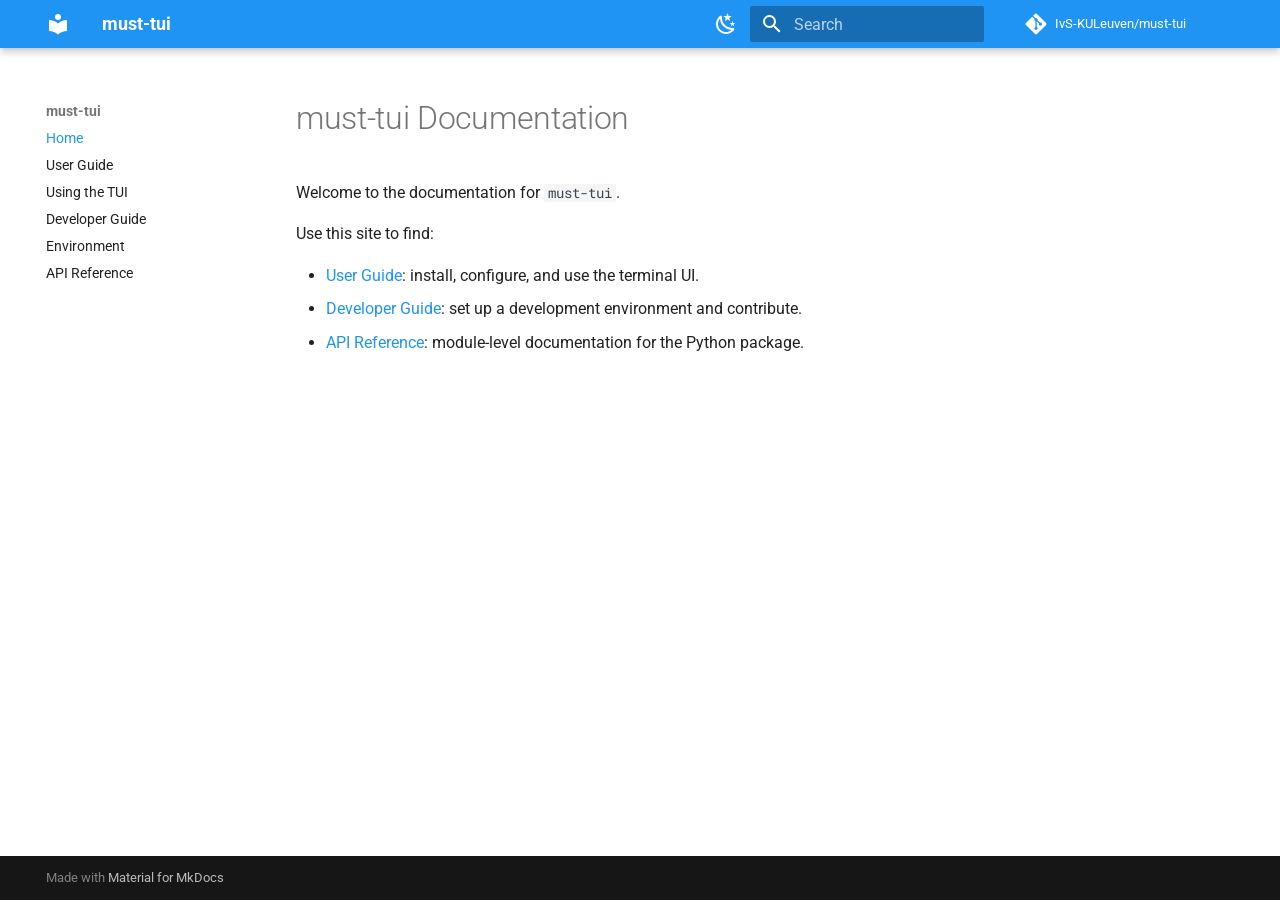
<file: index.html>
<!doctype html>
<html lang="en" class="no-js">
  <head>
    
      <meta charset="utf-8">
      <meta name="viewport" content="width=device-width,initial-scale=1">
      
        <meta name="description" content="Documentation for the must-tui project">
      
      
      
        <link rel="canonical" href="https://ivs-kuleuven.github.io/must-tui/">
      
      
      
        <link rel="next" href="user/">
      
      
        
      
      
      <link rel="icon" href="assets/images/favicon.png">
      <meta name="generator" content="mkdocs-1.6.1, mkdocs-material-9.7.6">
    
    
      
        <title>must-tui</title>
      
    
    
      <link rel="stylesheet" href="assets/stylesheets/main.484c7ddc.min.css">
      
        
        <link rel="stylesheet" href="assets/stylesheets/palette.ab4e12ef.min.css">
      
      


    
    
      
    
    
      
        
        
        <link rel="preconnect" href="https://fonts.gstatic.com" crossorigin>
        <link rel="stylesheet" href="https://fonts.googleapis.com/css?family=Roboto:300,300i,400,400i,700,700i%7CRoboto+Mono:400,400i,700,700i&display=fallback">
        <style>:root{--md-text-font:"Roboto";--md-code-font:"Roboto Mono"}</style>
      
    
    
      <link rel="stylesheet" href="assets/_mkdocstrings.css">
    
      <link rel="stylesheet" href="stylesheets/api.css">
    
    <script>__md_scope=new URL(".",location),__md_hash=e=>[...e].reduce(((e,_)=>(e<<5)-e+_.charCodeAt(0)),0),__md_get=(e,_=localStorage,t=__md_scope)=>JSON.parse(_.getItem(t.pathname+"."+e)),__md_set=(e,_,t=localStorage,a=__md_scope)=>{try{t.setItem(a.pathname+"."+e,JSON.stringify(_))}catch(e){}}</script>
    
      

    
    
  </head>
  
  
    
    
      
    
    
    
    
    <body dir="ltr" data-md-color-scheme="default" data-md-color-primary="blue" data-md-color-accent="indigo">
  
    
    <input class="md-toggle" data-md-toggle="drawer" type="checkbox" id="__drawer" autocomplete="off">
    <input class="md-toggle" data-md-toggle="search" type="checkbox" id="__search" autocomplete="off">
    <label class="md-overlay" for="__drawer"></label>
    <div data-md-component="skip">
      
        
        <a href="#must-tui-documentation" class="md-skip">
          Skip to content
        </a>
      
    </div>
    <div data-md-component="announce">
      
    </div>
    
    
      

  

<header class="md-header md-header--shadow" data-md-component="header">
  <nav class="md-header__inner md-grid" aria-label="Header">
    <a href="." title="must-tui" class="md-header__button md-logo" aria-label="must-tui" data-md-component="logo">
      
  
  <svg xmlns="http://www.w3.org/2000/svg" viewBox="0 0 24 24"><path d="M12 8a3 3 0 0 0 3-3 3 3 0 0 0-3-3 3 3 0 0 0-3 3 3 3 0 0 0 3 3m0 3.54C9.64 9.35 6.5 8 3 8v11c3.5 0 6.64 1.35 9 3.54 2.36-2.19 5.5-3.54 9-3.54V8c-3.5 0-6.64 1.35-9 3.54"/></svg>

    </a>
    <label class="md-header__button md-icon" for="__drawer">
      
      <svg xmlns="http://www.w3.org/2000/svg" viewBox="0 0 24 24"><path d="M3 6h18v2H3zm0 5h18v2H3zm0 5h18v2H3z"/></svg>
    </label>
    <div class="md-header__title" data-md-component="header-title">
      <div class="md-header__ellipsis">
        <div class="md-header__topic">
          <span class="md-ellipsis">
            must-tui
          </span>
        </div>
        <div class="md-header__topic" data-md-component="header-topic">
          <span class="md-ellipsis">
            
              Home
            
          </span>
        </div>
      </div>
    </div>
    
      
        <form class="md-header__option" data-md-component="palette">
  
    
    
    
    <input class="md-option" data-md-color-media="(prefers-color-scheme: light)" data-md-color-scheme="default" data-md-color-primary="blue" data-md-color-accent="indigo"  aria-label="Switch to dark mode"  type="radio" name="__palette" id="__palette_0">
    
      <label class="md-header__button md-icon" title="Switch to dark mode" for="__palette_1" hidden>
        <svg xmlns="http://www.w3.org/2000/svg" viewBox="0 0 24 24"><path d="m17.75 4.09-2.53 1.94.91 3.06-2.63-1.81-2.63 1.81.91-3.06-2.53-1.94L12.44 4l1.06-3 1.06 3zm3.5 6.91-1.64 1.25.59 1.98-1.7-1.17-1.7 1.17.59-1.98L15.75 11l2.06-.05L18.5 9l.69 1.95zm-2.28 4.95c.83-.08 1.72 1.1 1.19 1.85-.32.45-.66.87-1.08 1.27C15.17 23 8.84 23 4.94 19.07c-3.91-3.9-3.91-10.24 0-14.14.4-.4.82-.76 1.27-1.08.75-.53 1.93.36 1.85 1.19-.27 2.86.69 5.83 2.89 8.02a9.96 9.96 0 0 0 8.02 2.89m-1.64 2.02a12.08 12.08 0 0 1-7.8-3.47c-2.17-2.19-3.33-5-3.49-7.82-2.81 3.14-2.7 7.96.31 10.98 3.02 3.01 7.84 3.12 10.98.31"/></svg>
      </label>
    
  
    
    
    
    <input class="md-option" data-md-color-media="(prefers-color-scheme: dark)" data-md-color-scheme="slate" data-md-color-primary="blue" data-md-color-accent="indigo"  aria-label="Switch to light mode"  type="radio" name="__palette" id="__palette_1">
    
      <label class="md-header__button md-icon" title="Switch to light mode" for="__palette_0" hidden>
        <svg xmlns="http://www.w3.org/2000/svg" viewBox="0 0 24 24"><path d="M12 7a5 5 0 0 1 5 5 5 5 0 0 1-5 5 5 5 0 0 1-5-5 5 5 0 0 1 5-5m0 2a3 3 0 0 0-3 3 3 3 0 0 0 3 3 3 3 0 0 0 3-3 3 3 0 0 0-3-3m0-7 2.39 3.42C13.65 5.15 12.84 5 12 5s-1.65.15-2.39.42zM3.34 7l4.16-.35A7.2 7.2 0 0 0 5.94 8.5c-.44.74-.69 1.5-.83 2.29zm.02 10 1.76-3.77a7.131 7.131 0 0 0 2.38 4.14zM20.65 7l-1.77 3.79a7.02 7.02 0 0 0-2.38-4.15zm-.01 10-4.14.36c.59-.51 1.12-1.14 1.54-1.86.42-.73.69-1.5.83-2.29zM12 22l-2.41-3.44c.74.27 1.55.44 2.41.44.82 0 1.63-.17 2.37-.44z"/></svg>
      </label>
    
  
</form>
      
    
    
      <script>var palette=__md_get("__palette");if(palette&&palette.color){if("(prefers-color-scheme)"===palette.color.media){var media=matchMedia("(prefers-color-scheme: light)"),input=document.querySelector(media.matches?"[data-md-color-media='(prefers-color-scheme: light)']":"[data-md-color-media='(prefers-color-scheme: dark)']");palette.color.media=input.getAttribute("data-md-color-media"),palette.color.scheme=input.getAttribute("data-md-color-scheme"),palette.color.primary=input.getAttribute("data-md-color-primary"),palette.color.accent=input.getAttribute("data-md-color-accent")}for(var[key,value]of Object.entries(palette.color))document.body.setAttribute("data-md-color-"+key,value)}</script>
    
    
    
      
      
        <label class="md-header__button md-icon" for="__search">
          
          <svg xmlns="http://www.w3.org/2000/svg" viewBox="0 0 24 24"><path d="M9.5 3A6.5 6.5 0 0 1 16 9.5c0 1.61-.59 3.09-1.56 4.23l.27.27h.79l5 5-1.5 1.5-5-5v-.79l-.27-.27A6.52 6.52 0 0 1 9.5 16 6.5 6.5 0 0 1 3 9.5 6.5 6.5 0 0 1 9.5 3m0 2C7 5 5 7 5 9.5S7 14 9.5 14 14 12 14 9.5 12 5 9.5 5"/></svg>
        </label>
        <div class="md-search" data-md-component="search" role="dialog">
  <label class="md-search__overlay" for="__search"></label>
  <div class="md-search__inner" role="search">
    <form class="md-search__form" name="search">
      <input type="text" class="md-search__input" name="query" aria-label="Search" placeholder="Search" autocapitalize="off" autocorrect="off" autocomplete="off" spellcheck="false" data-md-component="search-query" required>
      <label class="md-search__icon md-icon" for="__search">
        
        <svg xmlns="http://www.w3.org/2000/svg" viewBox="0 0 24 24"><path d="M9.5 3A6.5 6.5 0 0 1 16 9.5c0 1.61-.59 3.09-1.56 4.23l.27.27h.79l5 5-1.5 1.5-5-5v-.79l-.27-.27A6.52 6.52 0 0 1 9.5 16 6.5 6.5 0 0 1 3 9.5 6.5 6.5 0 0 1 9.5 3m0 2C7 5 5 7 5 9.5S7 14 9.5 14 14 12 14 9.5 12 5 9.5 5"/></svg>
        
        <svg xmlns="http://www.w3.org/2000/svg" viewBox="0 0 24 24"><path d="M20 11v2H8l5.5 5.5-1.42 1.42L4.16 12l7.92-7.92L13.5 5.5 8 11z"/></svg>
      </label>
      <nav class="md-search__options" aria-label="Search">
        
        <button type="reset" class="md-search__icon md-icon" title="Clear" aria-label="Clear" tabindex="-1">
          
          <svg xmlns="http://www.w3.org/2000/svg" viewBox="0 0 24 24"><path d="M19 6.41 17.59 5 12 10.59 6.41 5 5 6.41 10.59 12 5 17.59 6.41 19 12 13.41 17.59 19 19 17.59 13.41 12z"/></svg>
        </button>
      </nav>
      
    </form>
    <div class="md-search__output">
      <div class="md-search__scrollwrap" tabindex="0" data-md-scrollfix>
        <div class="md-search-result" data-md-component="search-result">
          <div class="md-search-result__meta">
            Initializing search
          </div>
          <ol class="md-search-result__list" role="presentation"></ol>
        </div>
      </div>
    </div>
  </div>
</div>
      
    
    
      <div class="md-header__source">
        <a href="https://github.com/IvS-KULeuven/must-tui" title="Go to repository" class="md-source" data-md-component="source">
  <div class="md-source__icon md-icon">
    
    <svg xmlns="http://www.w3.org/2000/svg" viewBox="0 0 448 512"><!--! Font Awesome Free 7.1.0 by @fontawesome - https://fontawesome.com License - https://fontawesome.com/license/free (Icons: CC BY 4.0, Fonts: SIL OFL 1.1, Code: MIT License) Copyright 2025 Fonticons, Inc.--><path d="M439.6 236.1 244 40.5c-5.4-5.5-12.8-8.5-20.4-8.5s-15 3-20.4 8.4L162.5 81l51.5 51.5c27.1-9.1 52.7 16.8 43.4 43.7l49.7 49.7c34.2-11.8 61.2 31 35.5 56.7-26.5 26.5-70.2-2.9-56-37.3L240.3 199v121.9c25.3 12.5 22.3 41.8 9.1 55-6.4 6.4-15.2 10.1-24.3 10.1s-17.8-3.6-24.3-10.1c-17.6-17.6-11.1-46.9 11.2-56v-123c-20.8-8.5-24.6-30.7-18.6-45L142.6 101 8.5 235.1C3 240.6 0 247.9 0 255.5s3 15 8.5 20.4l195.6 195.7c5.4 5.4 12.7 8.4 20.4 8.4s15-3 20.4-8.4l194.7-194.7c5.4-5.4 8.4-12.8 8.4-20.4s-3-15-8.4-20.4"/></svg>
  </div>
  <div class="md-source__repository">
    IvS-KULeuven/must-tui
  </div>
</a>
      </div>
    
  </nav>
  
</header>
    
    <div class="md-container" data-md-component="container">
      
      
        
          
        
      
      <main class="md-main" data-md-component="main">
        <div class="md-main__inner md-grid">
          
            
              
              <div class="md-sidebar md-sidebar--primary" data-md-component="sidebar" data-md-type="navigation" >
                <div class="md-sidebar__scrollwrap">
                  <div class="md-sidebar__inner">
                    



<nav class="md-nav md-nav--primary" aria-label="Navigation" data-md-level="0">
  <label class="md-nav__title" for="__drawer">
    <a href="." title="must-tui" class="md-nav__button md-logo" aria-label="must-tui" data-md-component="logo">
      
  
  <svg xmlns="http://www.w3.org/2000/svg" viewBox="0 0 24 24"><path d="M12 8a3 3 0 0 0 3-3 3 3 0 0 0-3-3 3 3 0 0 0-3 3 3 3 0 0 0 3 3m0 3.54C9.64 9.35 6.5 8 3 8v11c3.5 0 6.64 1.35 9 3.54 2.36-2.19 5.5-3.54 9-3.54V8c-3.5 0-6.64 1.35-9 3.54"/></svg>

    </a>
    must-tui
  </label>
  
    <div class="md-nav__source">
      <a href="https://github.com/IvS-KULeuven/must-tui" title="Go to repository" class="md-source" data-md-component="source">
  <div class="md-source__icon md-icon">
    
    <svg xmlns="http://www.w3.org/2000/svg" viewBox="0 0 448 512"><!--! Font Awesome Free 7.1.0 by @fontawesome - https://fontawesome.com License - https://fontawesome.com/license/free (Icons: CC BY 4.0, Fonts: SIL OFL 1.1, Code: MIT License) Copyright 2025 Fonticons, Inc.--><path d="M439.6 236.1 244 40.5c-5.4-5.5-12.8-8.5-20.4-8.5s-15 3-20.4 8.4L162.5 81l51.5 51.5c27.1-9.1 52.7 16.8 43.4 43.7l49.7 49.7c34.2-11.8 61.2 31 35.5 56.7-26.5 26.5-70.2-2.9-56-37.3L240.3 199v121.9c25.3 12.5 22.3 41.8 9.1 55-6.4 6.4-15.2 10.1-24.3 10.1s-17.8-3.6-24.3-10.1c-17.6-17.6-11.1-46.9 11.2-56v-123c-20.8-8.5-24.6-30.7-18.6-45L142.6 101 8.5 235.1C3 240.6 0 247.9 0 255.5s3 15 8.5 20.4l195.6 195.7c5.4 5.4 12.7 8.4 20.4 8.4s15-3 20.4-8.4l194.7-194.7c5.4-5.4 8.4-12.8 8.4-20.4s-3-15-8.4-20.4"/></svg>
  </div>
  <div class="md-source__repository">
    IvS-KULeuven/must-tui
  </div>
</a>
    </div>
  
  <ul class="md-nav__list" data-md-scrollfix>
    
      
      
  
  
    
  
  
  
    <li class="md-nav__item md-nav__item--active">
      
      <input class="md-nav__toggle md-toggle" type="checkbox" id="__toc">
      
      
        
      
      
      <a href="." class="md-nav__link md-nav__link--active">
        
  
  
  <span class="md-ellipsis">
    
  
    Home
  

    
  </span>
  
  

      </a>
      
    </li>
  

    
      
      
  
  
  
  
    <li class="md-nav__item">
      <a href="user/" class="md-nav__link">
        
  
  
  <span class="md-ellipsis">
    
  
    User Guide
  

    
  </span>
  
  

      </a>
    </li>
  

    
      
      
  
  
  
  
    <li class="md-nav__item">
      <a href="usage/" class="md-nav__link">
        
  
  
  <span class="md-ellipsis">
    
  
    Using the TUI
  

    
  </span>
  
  

      </a>
    </li>
  

    
      
      
  
  
  
  
    <li class="md-nav__item">
      <a href="developer/" class="md-nav__link">
        
  
  
  <span class="md-ellipsis">
    
  
    Developer Guide
  

    
  </span>
  
  

      </a>
    </li>
  

    
      
      
  
  
  
  
    <li class="md-nav__item">
      <a href="env/" class="md-nav__link">
        
  
  
  <span class="md-ellipsis">
    
  
    Environment
  

    
  </span>
  
  

      </a>
    </li>
  

    
      
      
  
  
  
  
    <li class="md-nav__item">
      <a href="api/" class="md-nav__link">
        
  
  
  <span class="md-ellipsis">
    
  
    API Reference
  

    
  </span>
  
  

      </a>
    </li>
  

    
  </ul>
</nav>
                  </div>
                </div>
              </div>
            
            
              
              <div class="md-sidebar md-sidebar--secondary" data-md-component="sidebar" data-md-type="toc" >
                <div class="md-sidebar__scrollwrap">
                  <div class="md-sidebar__inner">
                    

<nav class="md-nav md-nav--secondary" aria-label="Table of contents">
  
  
  
    
  
  
</nav>
                  </div>
                </div>
              </div>
            
          
          
            <div class="md-content" data-md-component="content">
              
              <article class="md-content__inner md-typeset">
                
                  


  
  


<h1 id="must-tui-documentation">must-tui Documentation<a class="headerlink" href="#must-tui-documentation" title="Permanent link">&para;</a></h1>
<p>Welcome to the documentation for <code>must-tui</code>.</p>
<p>Use this site to find:</p>
<ul>
<li><a href="user/">User Guide</a>: install, configure, and use the terminal UI.</li>
<li><a href="developer/">Developer Guide</a>: set up a development environment and contribute.</li>
<li><a href="api/">API Reference</a>: module-level documentation for the Python package.</li>
</ul>












                
              </article>
            </div>
          
          
<script>var target=document.getElementById(location.hash.slice(1));target&&target.name&&(target.checked=target.name.startsWith("__tabbed_"))</script>
        </div>
        
      </main>
      
        <footer class="md-footer">
  
  <div class="md-footer-meta md-typeset">
    <div class="md-footer-meta__inner md-grid">
      <div class="md-copyright">
  
  
    Made with
    <a href="https://squidfunk.github.io/mkdocs-material/" target="_blank" rel="noopener">
      Material for MkDocs
    </a>
  
</div>
      
    </div>
  </div>
</footer>
      
    </div>
    <div class="md-dialog" data-md-component="dialog">
      <div class="md-dialog__inner md-typeset"></div>
    </div>
    
    
    
      
      
      <script id="__config" type="application/json">{"annotate": null, "base": ".", "features": [], "search": "assets/javascripts/workers/search.2c215733.min.js", "tags": null, "translations": {"clipboard.copied": "Copied to clipboard", "clipboard.copy": "Copy to clipboard", "search.result.more.one": "1 more on this page", "search.result.more.other": "# more on this page", "search.result.none": "No matching documents", "search.result.one": "1 matching document", "search.result.other": "# matching documents", "search.result.placeholder": "Type to start searching", "search.result.term.missing": "Missing", "select.version": "Select version"}, "version": null}</script>
    
    
      <script src="assets/javascripts/bundle.79ae519e.min.js"></script>
      
    
  </body>
</html>
</file>
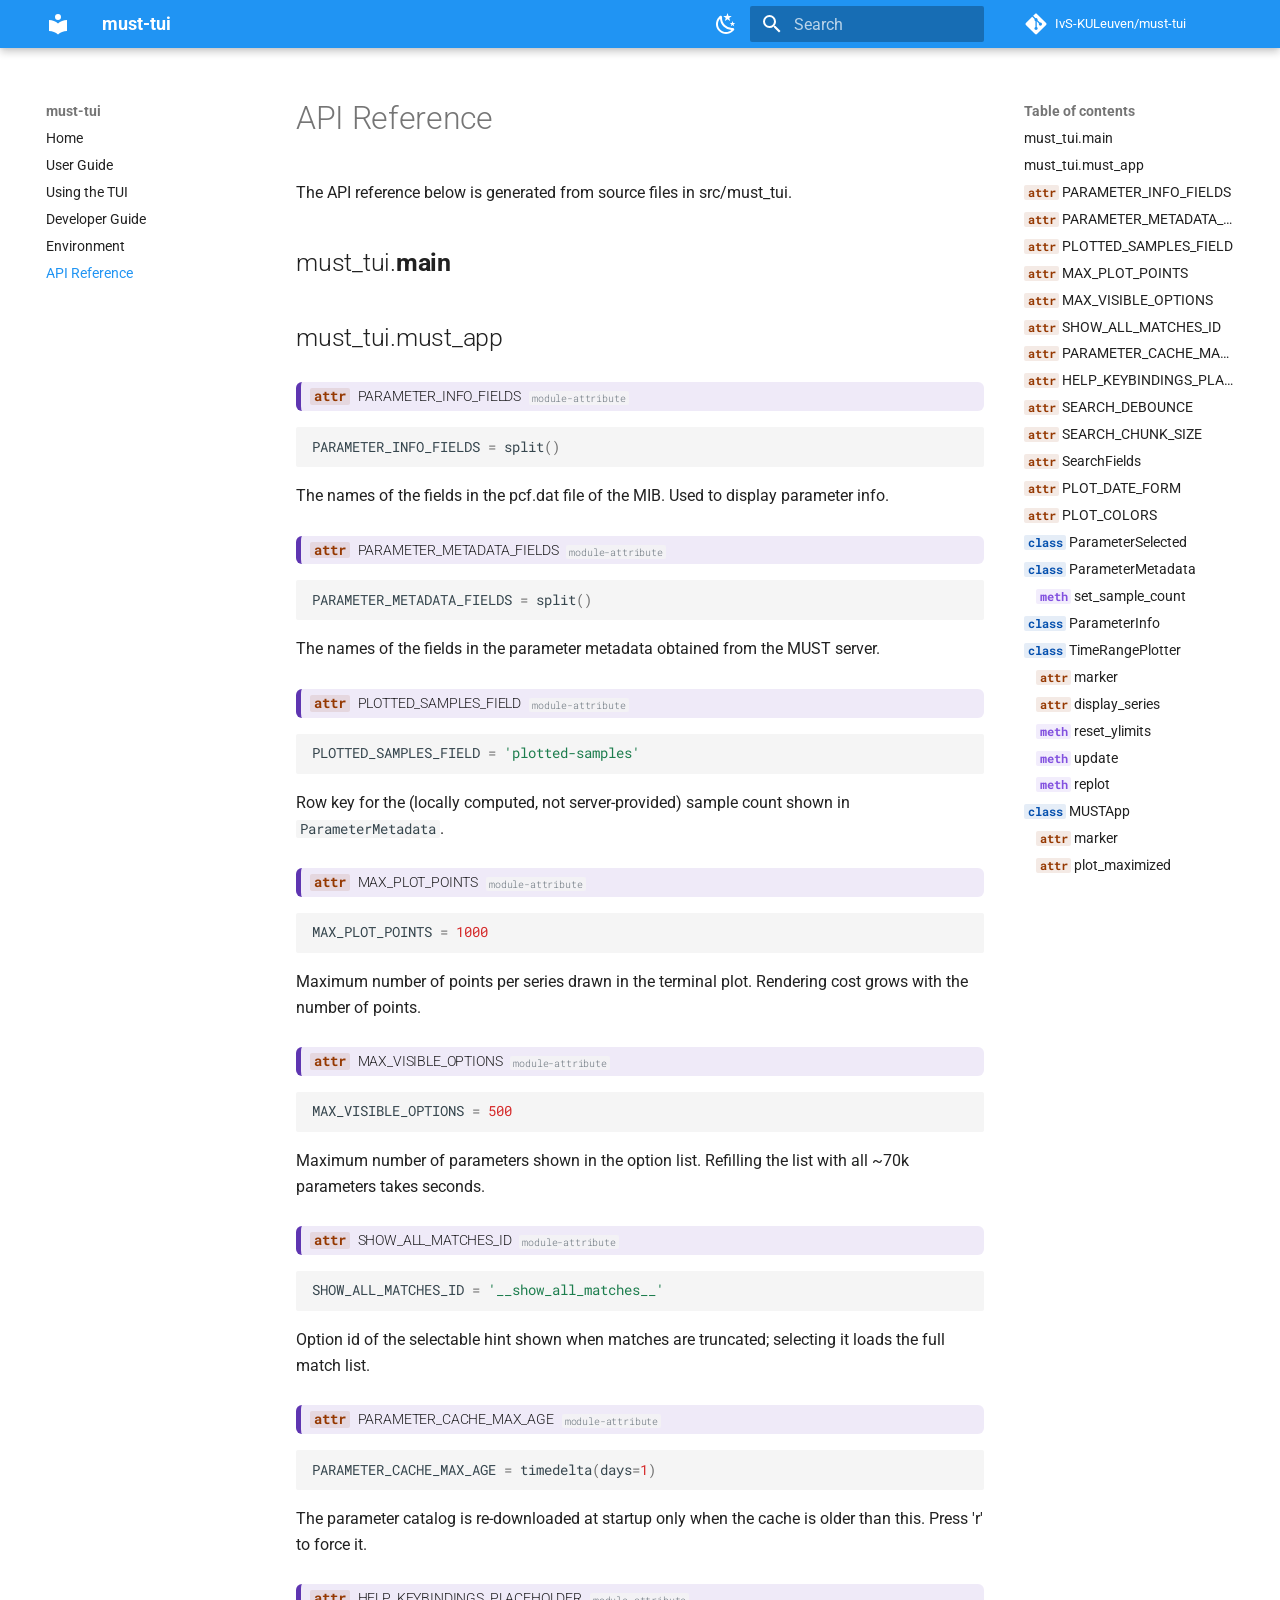
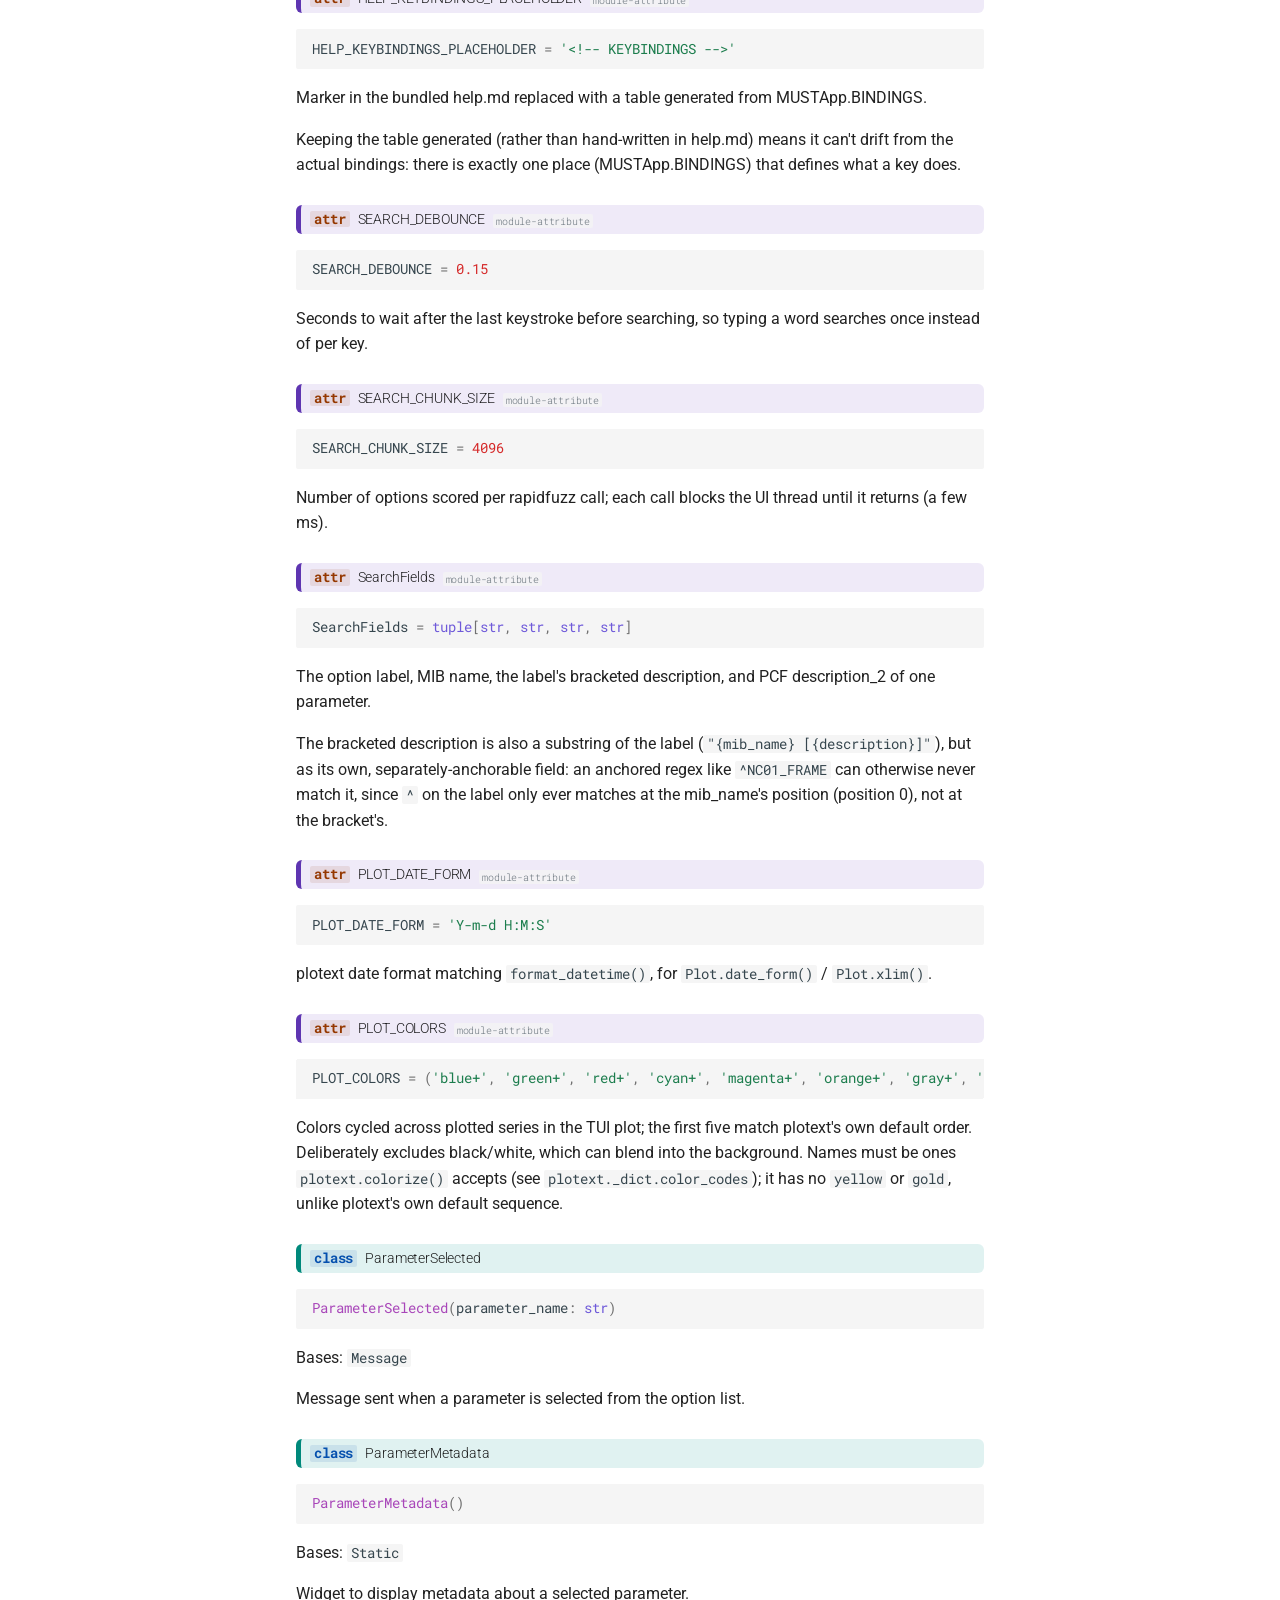
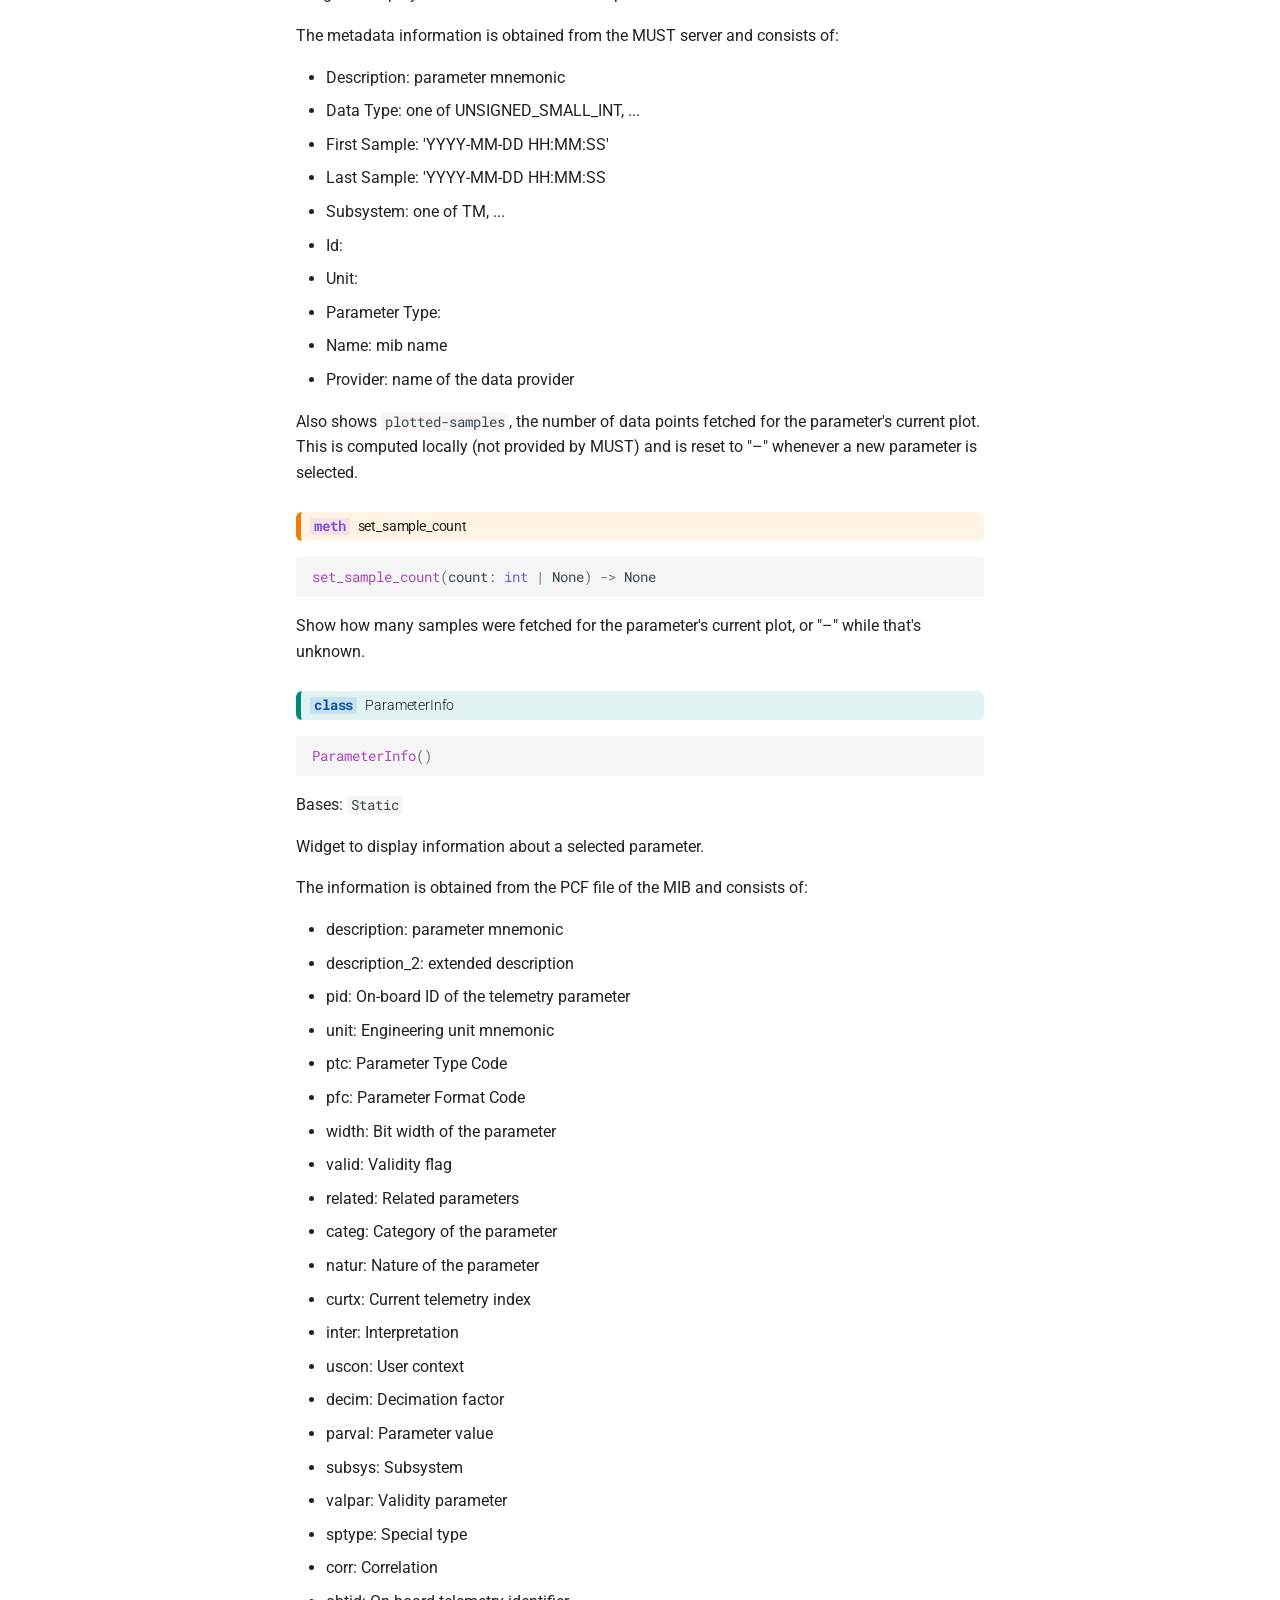
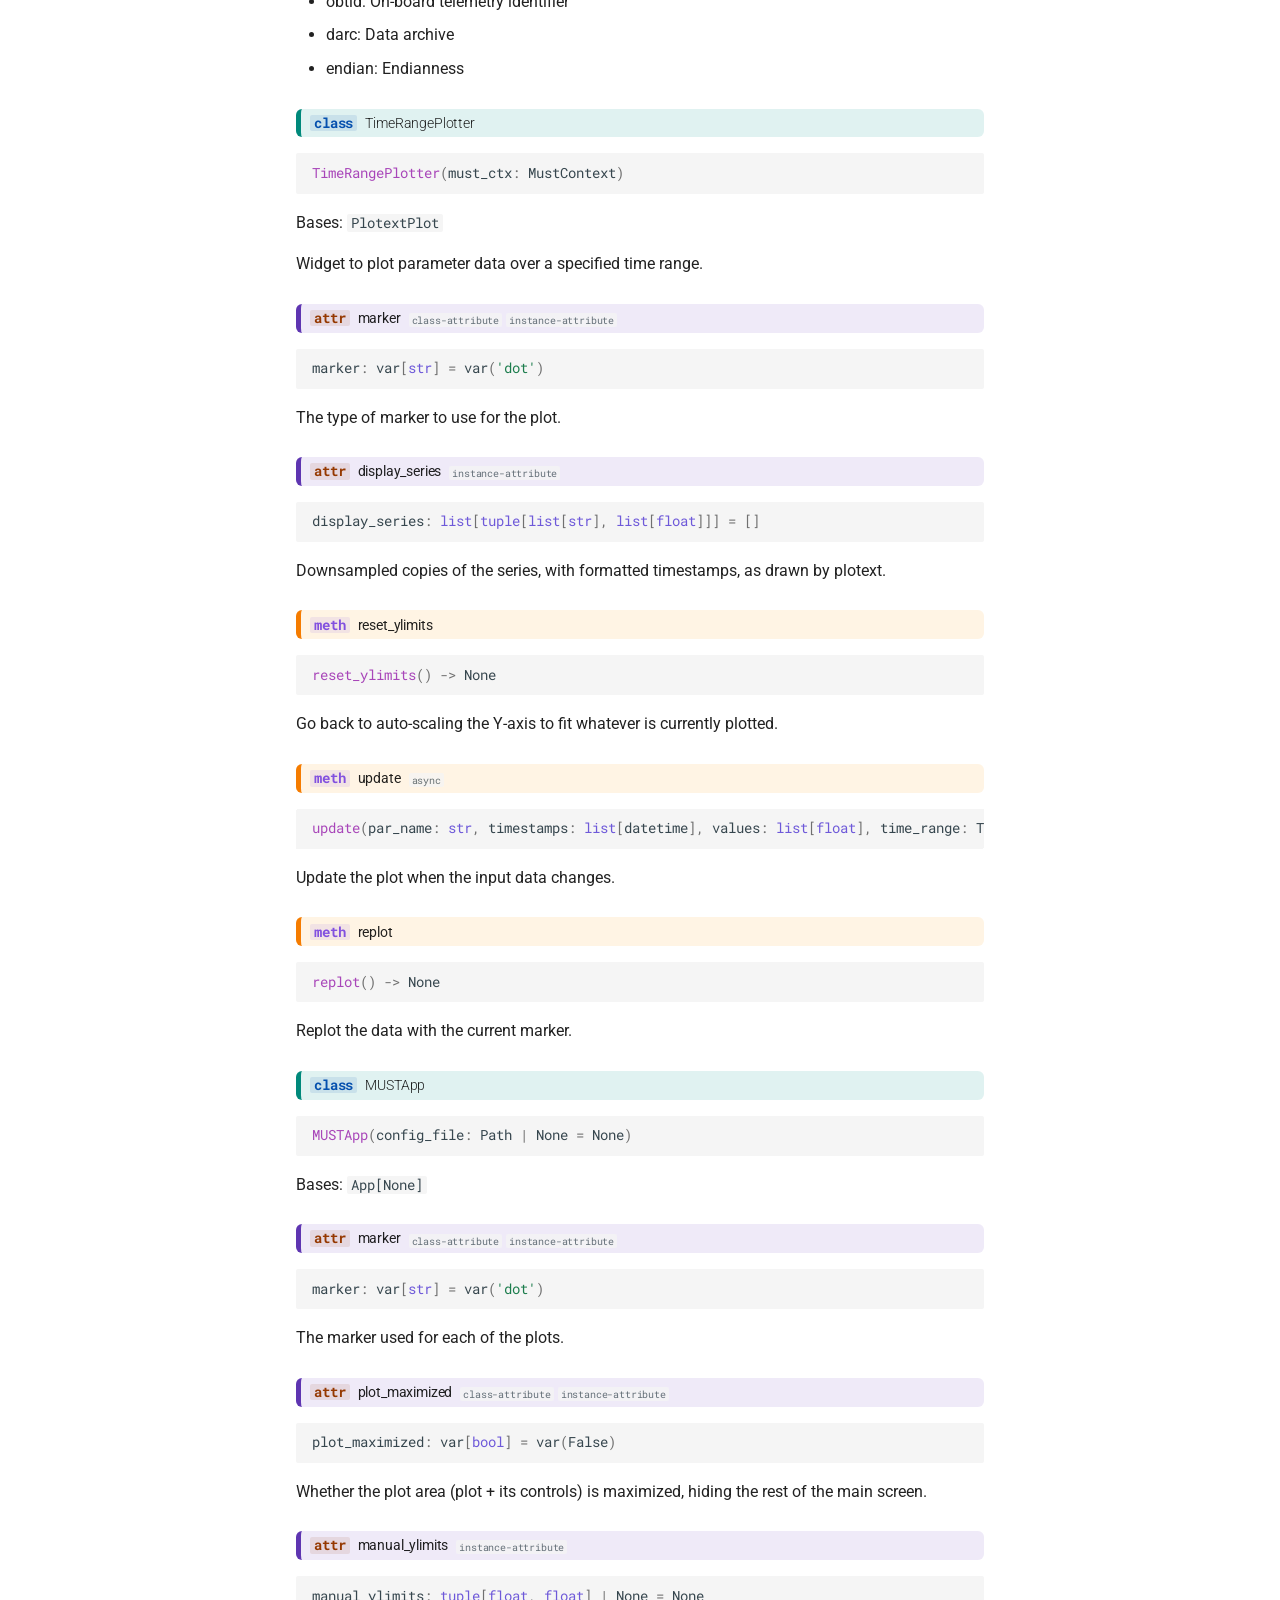
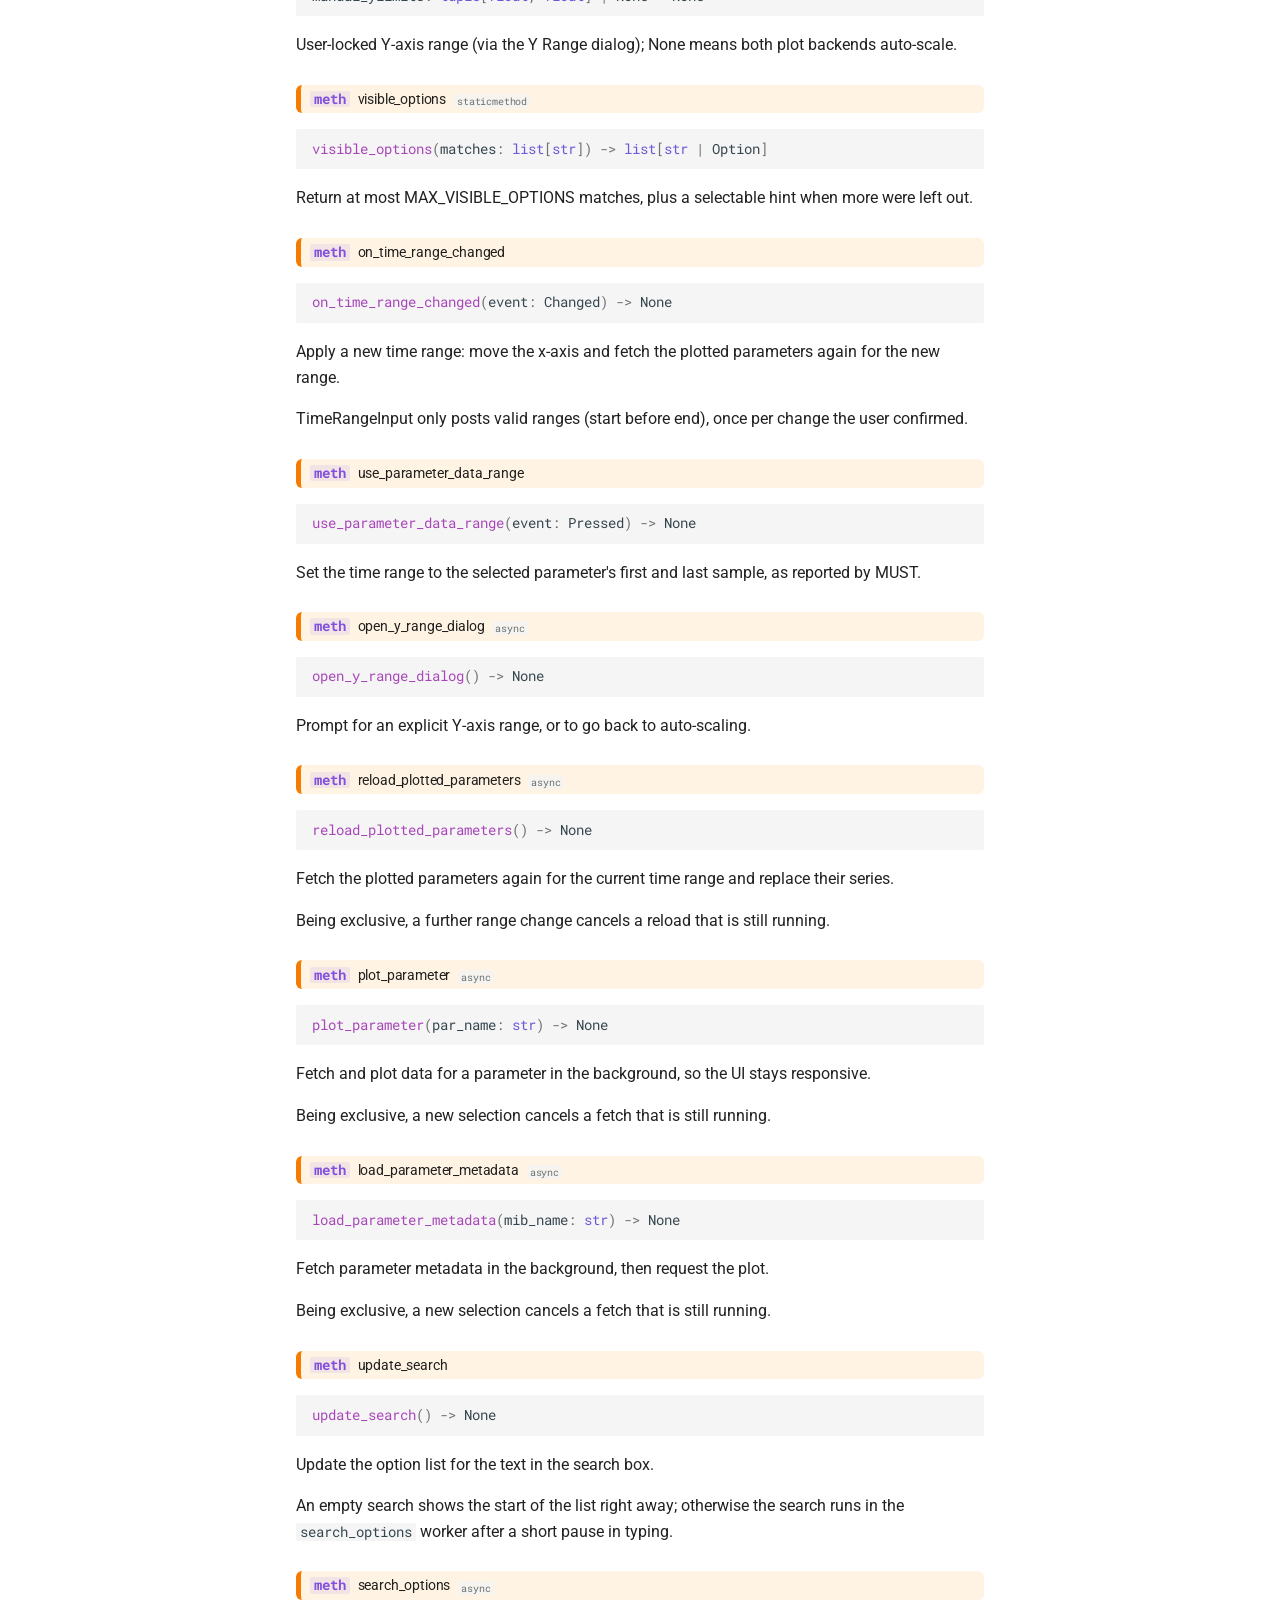
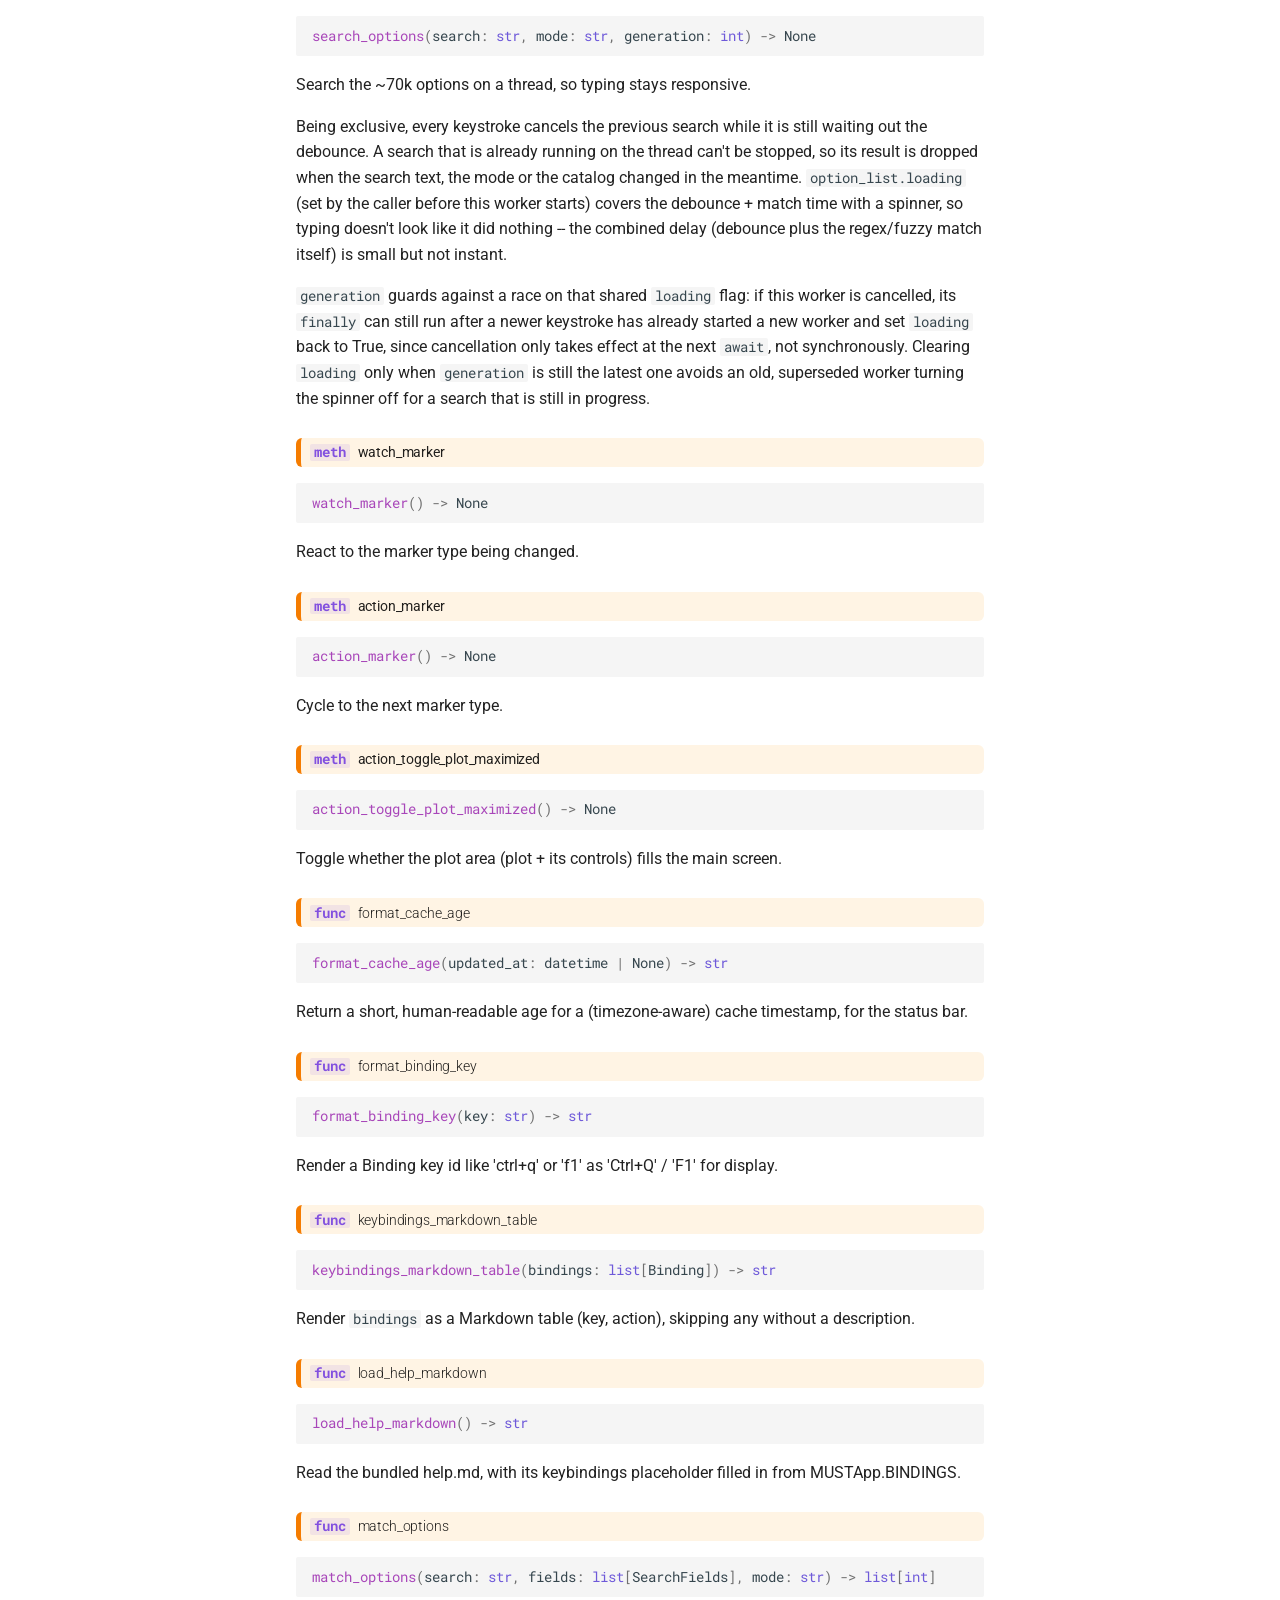
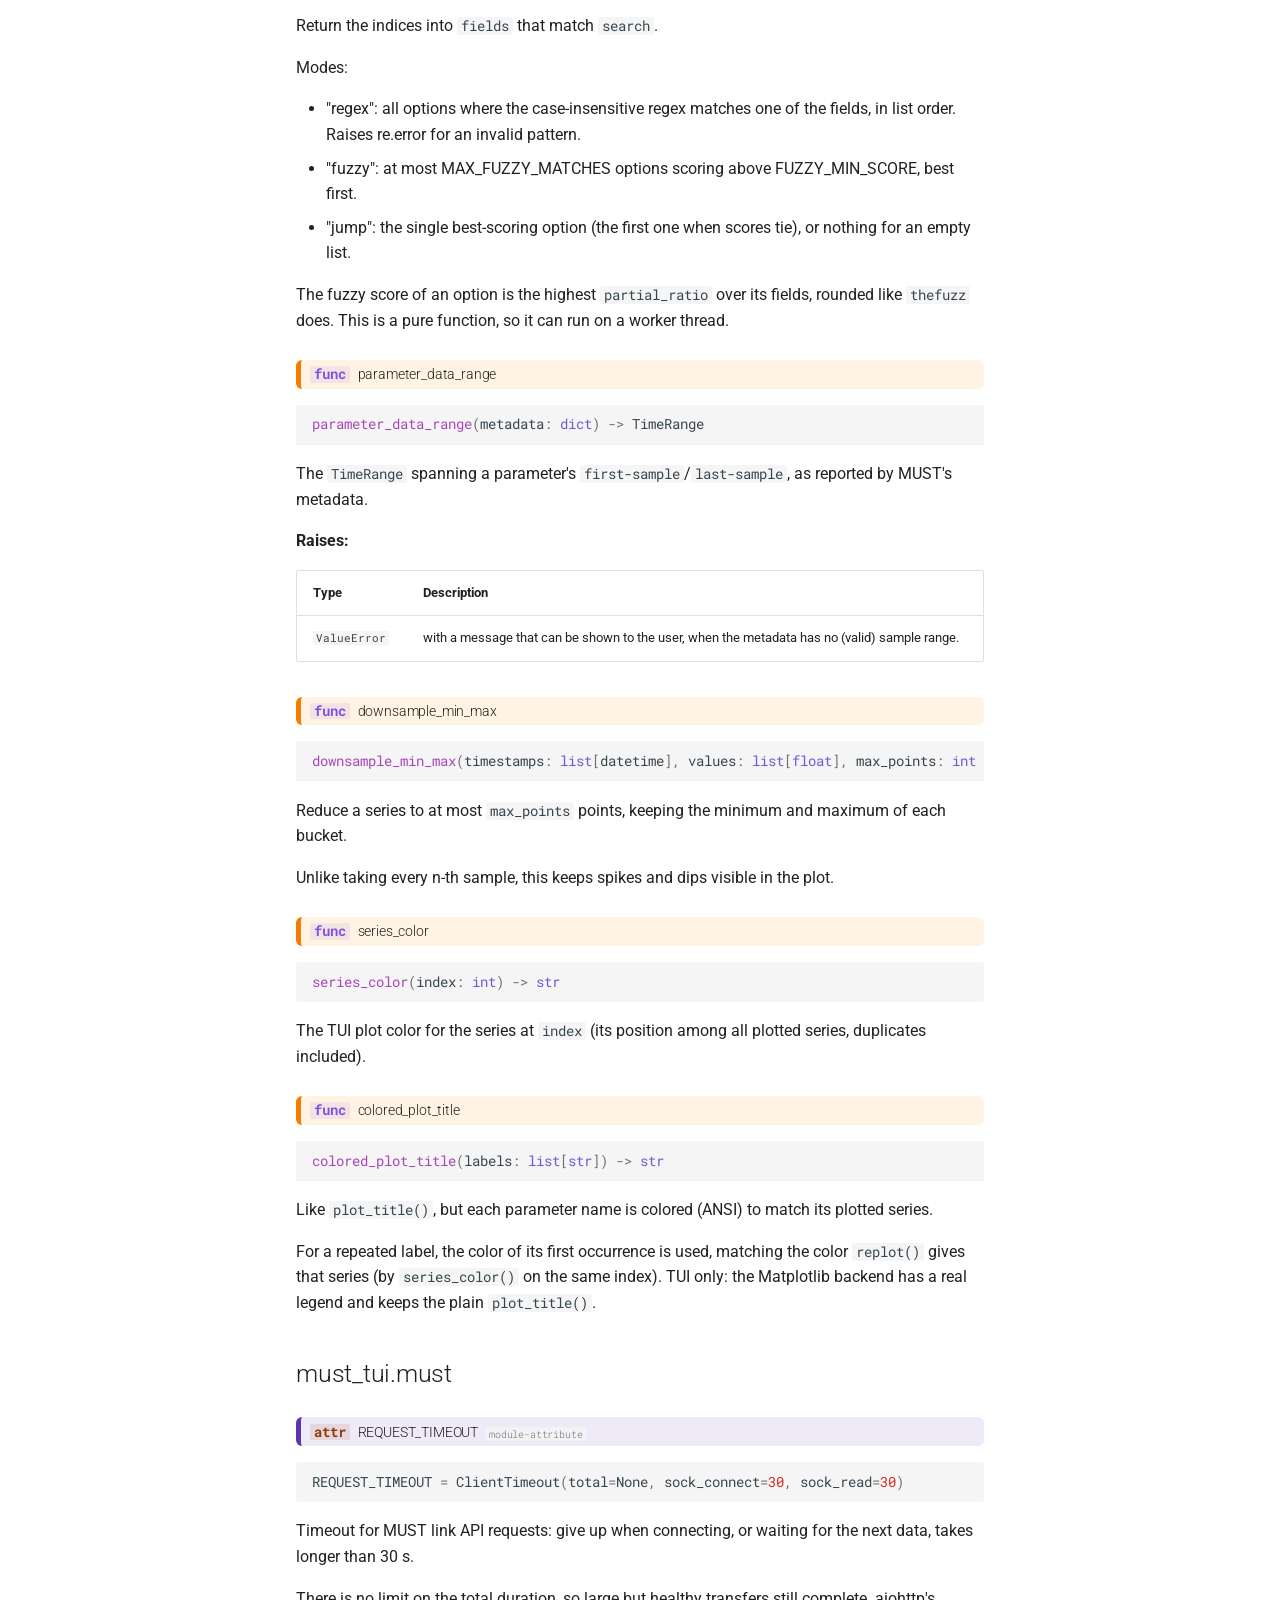
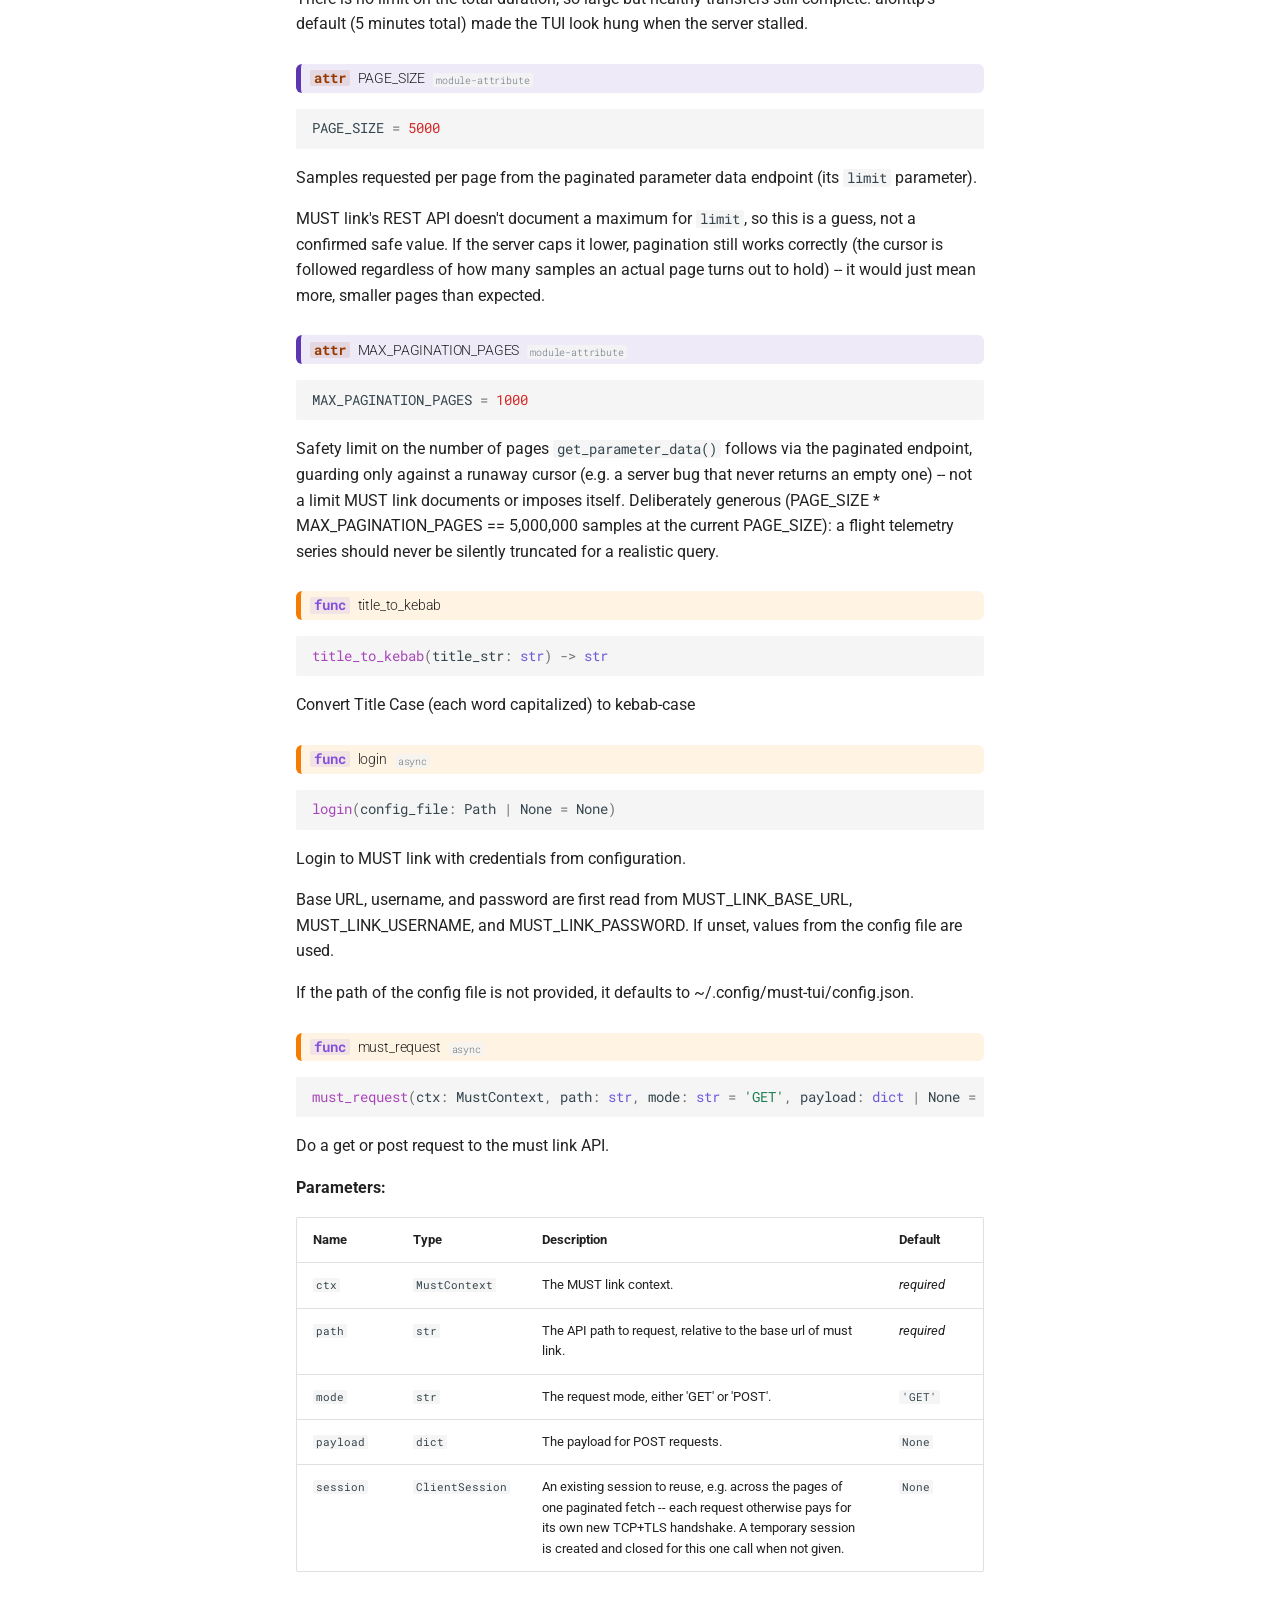
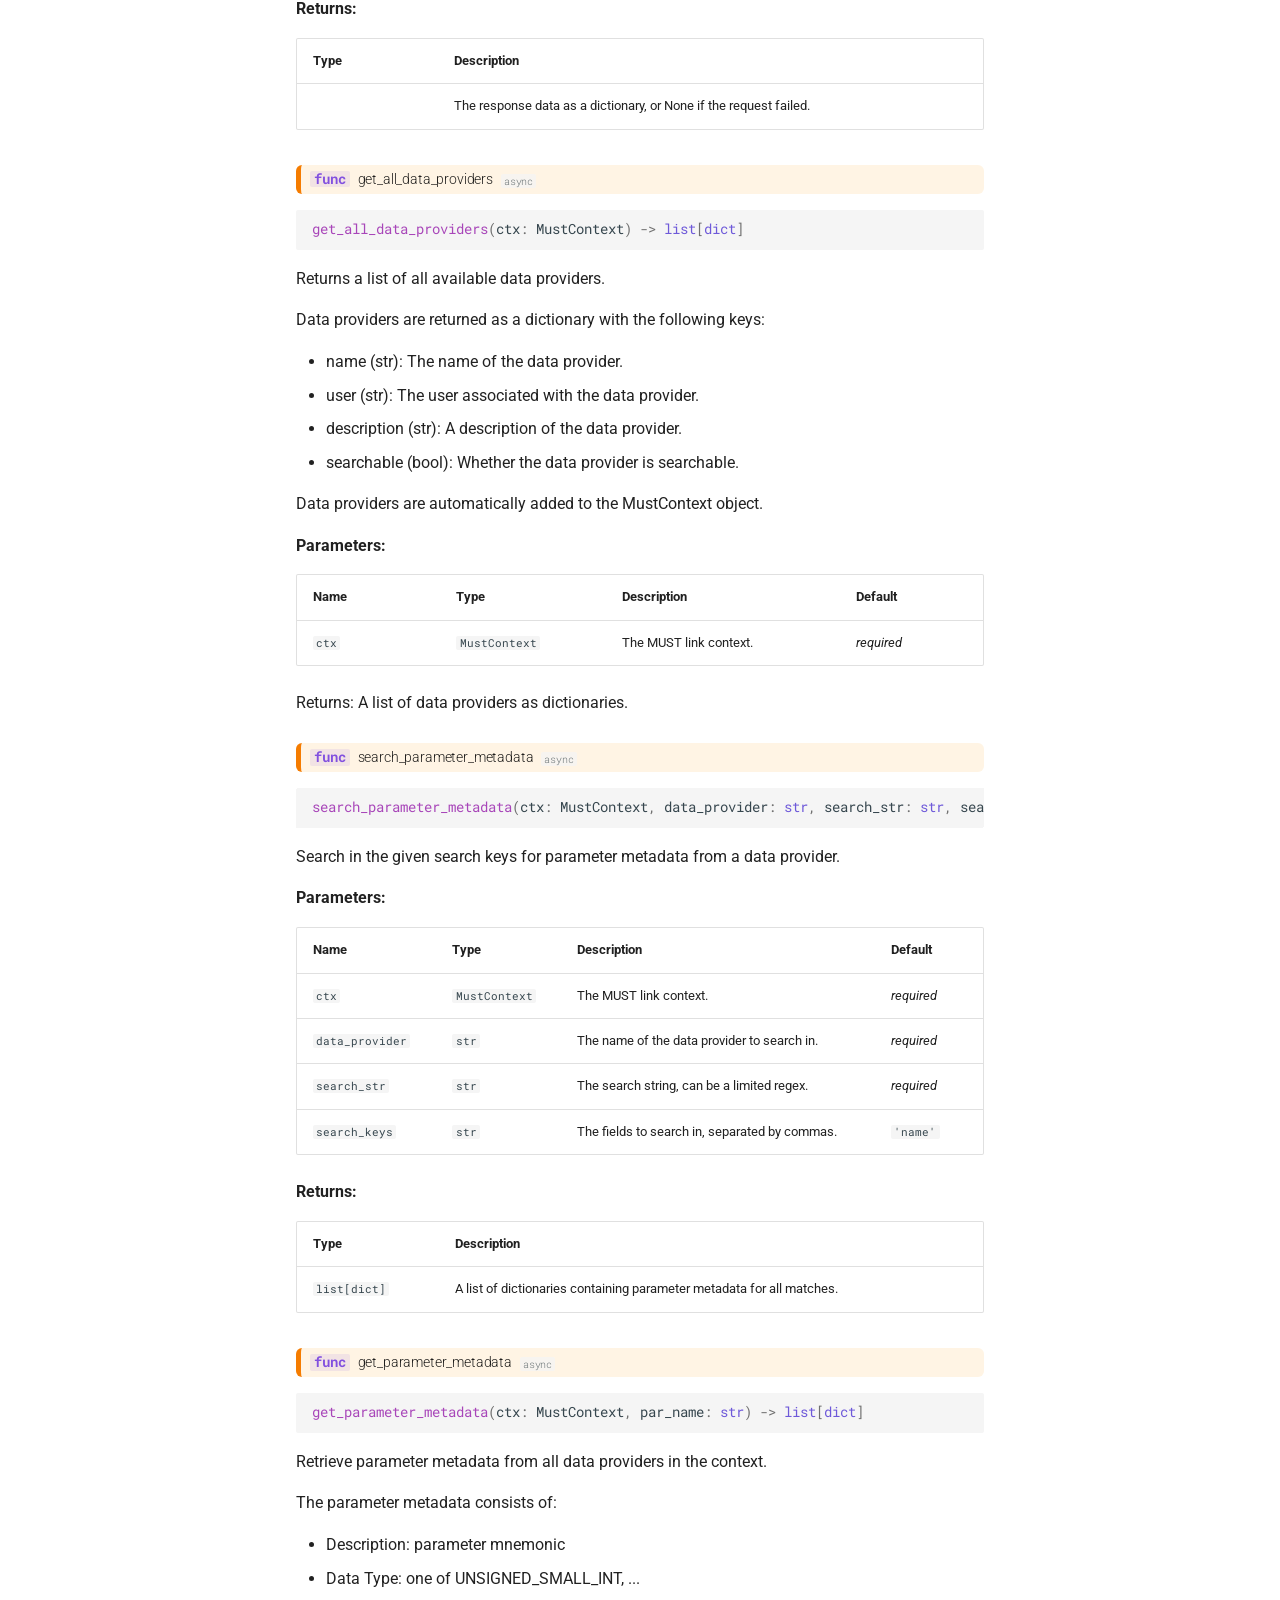
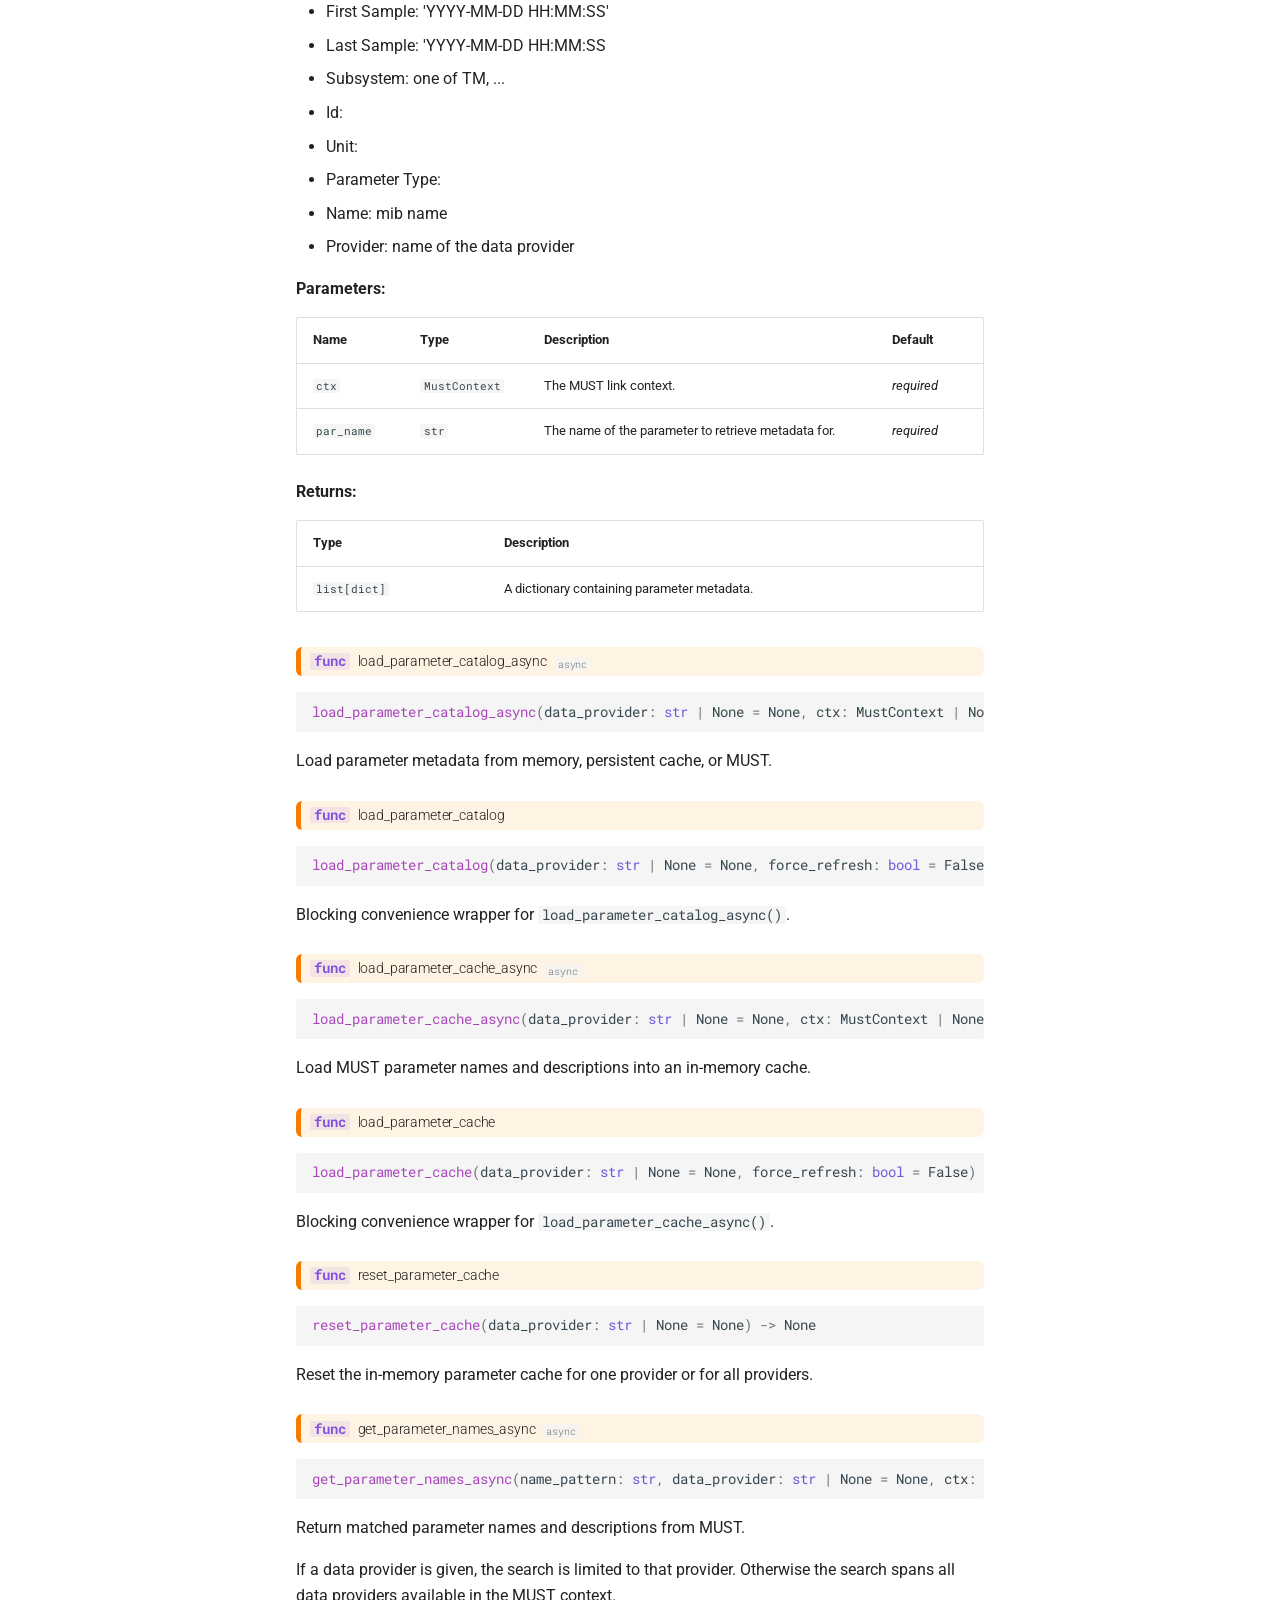
<file: api/index.html>
<!doctype html>
<html lang="en" class="no-js">
  <head>
    
      <meta charset="utf-8">
      <meta name="viewport" content="width=device-width,initial-scale=1">
      
        <meta name="description" content="Documentation for the must-tui project">
      
      
      
        <link rel="canonical" href="https://ivs-kuleuven.github.io/must-tui/api/">
      
      
        <link rel="prev" href="../env/">
      
      
      
        
      
      
      <link rel="icon" href="../assets/images/favicon.png">
      <meta name="generator" content="mkdocs-1.6.1, mkdocs-material-9.7.6">
    
    
      
        <title>API Reference - must-tui</title>
      
    
    
      <link rel="stylesheet" href="../assets/stylesheets/main.484c7ddc.min.css">
      
        
        <link rel="stylesheet" href="../assets/stylesheets/palette.ab4e12ef.min.css">
      
      


    
    
      
    
    
      
        
        
        <link rel="preconnect" href="https://fonts.gstatic.com" crossorigin>
        <link rel="stylesheet" href="https://fonts.googleapis.com/css?family=Roboto:300,300i,400,400i,700,700i%7CRoboto+Mono:400,400i,700,700i&display=fallback">
        <style>:root{--md-text-font:"Roboto";--md-code-font:"Roboto Mono"}</style>
      
    
    
      <link rel="stylesheet" href="../assets/_mkdocstrings.css">
    
      <link rel="stylesheet" href="../stylesheets/api.css">
    
    <script>__md_scope=new URL("..",location),__md_hash=e=>[...e].reduce(((e,_)=>(e<<5)-e+_.charCodeAt(0)),0),__md_get=(e,_=localStorage,t=__md_scope)=>JSON.parse(_.getItem(t.pathname+"."+e)),__md_set=(e,_,t=localStorage,a=__md_scope)=>{try{t.setItem(a.pathname+"."+e,JSON.stringify(_))}catch(e){}}</script>
    
      

    
    
  </head>
  
  
    
    
      
    
    
    
    
    <body dir="ltr" data-md-color-scheme="default" data-md-color-primary="blue" data-md-color-accent="indigo">
  
    
    <input class="md-toggle" data-md-toggle="drawer" type="checkbox" id="__drawer" autocomplete="off">
    <input class="md-toggle" data-md-toggle="search" type="checkbox" id="__search" autocomplete="off">
    <label class="md-overlay" for="__drawer"></label>
    <div data-md-component="skip">
      
        
        <a href="#api-reference" class="md-skip">
          Skip to content
        </a>
      
    </div>
    <div data-md-component="announce">
      
    </div>
    
    
      

  

<header class="md-header md-header--shadow" data-md-component="header">
  <nav class="md-header__inner md-grid" aria-label="Header">
    <a href=".." title="must-tui" class="md-header__button md-logo" aria-label="must-tui" data-md-component="logo">
      
  
  <svg xmlns="http://www.w3.org/2000/svg" viewBox="0 0 24 24"><path d="M12 8a3 3 0 0 0 3-3 3 3 0 0 0-3-3 3 3 0 0 0-3 3 3 3 0 0 0 3 3m0 3.54C9.64 9.35 6.5 8 3 8v11c3.5 0 6.64 1.35 9 3.54 2.36-2.19 5.5-3.54 9-3.54V8c-3.5 0-6.64 1.35-9 3.54"/></svg>

    </a>
    <label class="md-header__button md-icon" for="__drawer">
      
      <svg xmlns="http://www.w3.org/2000/svg" viewBox="0 0 24 24"><path d="M3 6h18v2H3zm0 5h18v2H3zm0 5h18v2H3z"/></svg>
    </label>
    <div class="md-header__title" data-md-component="header-title">
      <div class="md-header__ellipsis">
        <div class="md-header__topic">
          <span class="md-ellipsis">
            must-tui
          </span>
        </div>
        <div class="md-header__topic" data-md-component="header-topic">
          <span class="md-ellipsis">
            
              API Reference
            
          </span>
        </div>
      </div>
    </div>
    
      
        <form class="md-header__option" data-md-component="palette">
  
    
    
    
    <input class="md-option" data-md-color-media="(prefers-color-scheme: light)" data-md-color-scheme="default" data-md-color-primary="blue" data-md-color-accent="indigo"  aria-label="Switch to dark mode"  type="radio" name="__palette" id="__palette_0">
    
      <label class="md-header__button md-icon" title="Switch to dark mode" for="__palette_1" hidden>
        <svg xmlns="http://www.w3.org/2000/svg" viewBox="0 0 24 24"><path d="m17.75 4.09-2.53 1.94.91 3.06-2.63-1.81-2.63 1.81.91-3.06-2.53-1.94L12.44 4l1.06-3 1.06 3zm3.5 6.91-1.64 1.25.59 1.98-1.7-1.17-1.7 1.17.59-1.98L15.75 11l2.06-.05L18.5 9l.69 1.95zm-2.28 4.95c.83-.08 1.72 1.1 1.19 1.85-.32.45-.66.87-1.08 1.27C15.17 23 8.84 23 4.94 19.07c-3.91-3.9-3.91-10.24 0-14.14.4-.4.82-.76 1.27-1.08.75-.53 1.93.36 1.85 1.19-.27 2.86.69 5.83 2.89 8.02a9.96 9.96 0 0 0 8.02 2.89m-1.64 2.02a12.08 12.08 0 0 1-7.8-3.47c-2.17-2.19-3.33-5-3.49-7.82-2.81 3.14-2.7 7.96.31 10.98 3.02 3.01 7.84 3.12 10.98.31"/></svg>
      </label>
    
  
    
    
    
    <input class="md-option" data-md-color-media="(prefers-color-scheme: dark)" data-md-color-scheme="slate" data-md-color-primary="blue" data-md-color-accent="indigo"  aria-label="Switch to light mode"  type="radio" name="__palette" id="__palette_1">
    
      <label class="md-header__button md-icon" title="Switch to light mode" for="__palette_0" hidden>
        <svg xmlns="http://www.w3.org/2000/svg" viewBox="0 0 24 24"><path d="M12 7a5 5 0 0 1 5 5 5 5 0 0 1-5 5 5 5 0 0 1-5-5 5 5 0 0 1 5-5m0 2a3 3 0 0 0-3 3 3 3 0 0 0 3 3 3 3 0 0 0 3-3 3 3 0 0 0-3-3m0-7 2.39 3.42C13.65 5.15 12.84 5 12 5s-1.65.15-2.39.42zM3.34 7l4.16-.35A7.2 7.2 0 0 0 5.94 8.5c-.44.74-.69 1.5-.83 2.29zm.02 10 1.76-3.77a7.131 7.131 0 0 0 2.38 4.14zM20.65 7l-1.77 3.79a7.02 7.02 0 0 0-2.38-4.15zm-.01 10-4.14.36c.59-.51 1.12-1.14 1.54-1.86.42-.73.69-1.5.83-2.29zM12 22l-2.41-3.44c.74.27 1.55.44 2.41.44.82 0 1.63-.17 2.37-.44z"/></svg>
      </label>
    
  
</form>
      
    
    
      <script>var palette=__md_get("__palette");if(palette&&palette.color){if("(prefers-color-scheme)"===palette.color.media){var media=matchMedia("(prefers-color-scheme: light)"),input=document.querySelector(media.matches?"[data-md-color-media='(prefers-color-scheme: light)']":"[data-md-color-media='(prefers-color-scheme: dark)']");palette.color.media=input.getAttribute("data-md-color-media"),palette.color.scheme=input.getAttribute("data-md-color-scheme"),palette.color.primary=input.getAttribute("data-md-color-primary"),palette.color.accent=input.getAttribute("data-md-color-accent")}for(var[key,value]of Object.entries(palette.color))document.body.setAttribute("data-md-color-"+key,value)}</script>
    
    
    
      
      
        <label class="md-header__button md-icon" for="__search">
          
          <svg xmlns="http://www.w3.org/2000/svg" viewBox="0 0 24 24"><path d="M9.5 3A6.5 6.5 0 0 1 16 9.5c0 1.61-.59 3.09-1.56 4.23l.27.27h.79l5 5-1.5 1.5-5-5v-.79l-.27-.27A6.52 6.52 0 0 1 9.5 16 6.5 6.5 0 0 1 3 9.5 6.5 6.5 0 0 1 9.5 3m0 2C7 5 5 7 5 9.5S7 14 9.5 14 14 12 14 9.5 12 5 9.5 5"/></svg>
        </label>
        <div class="md-search" data-md-component="search" role="dialog">
  <label class="md-search__overlay" for="__search"></label>
  <div class="md-search__inner" role="search">
    <form class="md-search__form" name="search">
      <input type="text" class="md-search__input" name="query" aria-label="Search" placeholder="Search" autocapitalize="off" autocorrect="off" autocomplete="off" spellcheck="false" data-md-component="search-query" required>
      <label class="md-search__icon md-icon" for="__search">
        
        <svg xmlns="http://www.w3.org/2000/svg" viewBox="0 0 24 24"><path d="M9.5 3A6.5 6.5 0 0 1 16 9.5c0 1.61-.59 3.09-1.56 4.23l.27.27h.79l5 5-1.5 1.5-5-5v-.79l-.27-.27A6.52 6.52 0 0 1 9.5 16 6.5 6.5 0 0 1 3 9.5 6.5 6.5 0 0 1 9.5 3m0 2C7 5 5 7 5 9.5S7 14 9.5 14 14 12 14 9.5 12 5 9.5 5"/></svg>
        
        <svg xmlns="http://www.w3.org/2000/svg" viewBox="0 0 24 24"><path d="M20 11v2H8l5.5 5.5-1.42 1.42L4.16 12l7.92-7.92L13.5 5.5 8 11z"/></svg>
      </label>
      <nav class="md-search__options" aria-label="Search">
        
        <button type="reset" class="md-search__icon md-icon" title="Clear" aria-label="Clear" tabindex="-1">
          
          <svg xmlns="http://www.w3.org/2000/svg" viewBox="0 0 24 24"><path d="M19 6.41 17.59 5 12 10.59 6.41 5 5 6.41 10.59 12 5 17.59 6.41 19 12 13.41 17.59 19 19 17.59 13.41 12z"/></svg>
        </button>
      </nav>
      
    </form>
    <div class="md-search__output">
      <div class="md-search__scrollwrap" tabindex="0" data-md-scrollfix>
        <div class="md-search-result" data-md-component="search-result">
          <div class="md-search-result__meta">
            Initializing search
          </div>
          <ol class="md-search-result__list" role="presentation"></ol>
        </div>
      </div>
    </div>
  </div>
</div>
      
    
    
      <div class="md-header__source">
        <a href="https://github.com/IvS-KULeuven/must-tui" title="Go to repository" class="md-source" data-md-component="source">
  <div class="md-source__icon md-icon">
    
    <svg xmlns="http://www.w3.org/2000/svg" viewBox="0 0 448 512"><!--! Font Awesome Free 7.1.0 by @fontawesome - https://fontawesome.com License - https://fontawesome.com/license/free (Icons: CC BY 4.0, Fonts: SIL OFL 1.1, Code: MIT License) Copyright 2025 Fonticons, Inc.--><path d="M439.6 236.1 244 40.5c-5.4-5.5-12.8-8.5-20.4-8.5s-15 3-20.4 8.4L162.5 81l51.5 51.5c27.1-9.1 52.7 16.8 43.4 43.7l49.7 49.7c34.2-11.8 61.2 31 35.5 56.7-26.5 26.5-70.2-2.9-56-37.3L240.3 199v121.9c25.3 12.5 22.3 41.8 9.1 55-6.4 6.4-15.2 10.1-24.3 10.1s-17.8-3.6-24.3-10.1c-17.6-17.6-11.1-46.9 11.2-56v-123c-20.8-8.5-24.6-30.7-18.6-45L142.6 101 8.5 235.1C3 240.6 0 247.9 0 255.5s3 15 8.5 20.4l195.6 195.7c5.4 5.4 12.7 8.4 20.4 8.4s15-3 20.4-8.4l194.7-194.7c5.4-5.4 8.4-12.8 8.4-20.4s-3-15-8.4-20.4"/></svg>
  </div>
  <div class="md-source__repository">
    IvS-KULeuven/must-tui
  </div>
</a>
      </div>
    
  </nav>
  
</header>
    
    <div class="md-container" data-md-component="container">
      
      
        
          
        
      
      <main class="md-main" data-md-component="main">
        <div class="md-main__inner md-grid">
          
            
              
              <div class="md-sidebar md-sidebar--primary" data-md-component="sidebar" data-md-type="navigation" >
                <div class="md-sidebar__scrollwrap">
                  <div class="md-sidebar__inner">
                    



<nav class="md-nav md-nav--primary" aria-label="Navigation" data-md-level="0">
  <label class="md-nav__title" for="__drawer">
    <a href=".." title="must-tui" class="md-nav__button md-logo" aria-label="must-tui" data-md-component="logo">
      
  
  <svg xmlns="http://www.w3.org/2000/svg" viewBox="0 0 24 24"><path d="M12 8a3 3 0 0 0 3-3 3 3 0 0 0-3-3 3 3 0 0 0-3 3 3 3 0 0 0 3 3m0 3.54C9.64 9.35 6.5 8 3 8v11c3.5 0 6.64 1.35 9 3.54 2.36-2.19 5.5-3.54 9-3.54V8c-3.5 0-6.64 1.35-9 3.54"/></svg>

    </a>
    must-tui
  </label>
  
    <div class="md-nav__source">
      <a href="https://github.com/IvS-KULeuven/must-tui" title="Go to repository" class="md-source" data-md-component="source">
  <div class="md-source__icon md-icon">
    
    <svg xmlns="http://www.w3.org/2000/svg" viewBox="0 0 448 512"><!--! Font Awesome Free 7.1.0 by @fontawesome - https://fontawesome.com License - https://fontawesome.com/license/free (Icons: CC BY 4.0, Fonts: SIL OFL 1.1, Code: MIT License) Copyright 2025 Fonticons, Inc.--><path d="M439.6 236.1 244 40.5c-5.4-5.5-12.8-8.5-20.4-8.5s-15 3-20.4 8.4L162.5 81l51.5 51.5c27.1-9.1 52.7 16.8 43.4 43.7l49.7 49.7c34.2-11.8 61.2 31 35.5 56.7-26.5 26.5-70.2-2.9-56-37.3L240.3 199v121.9c25.3 12.5 22.3 41.8 9.1 55-6.4 6.4-15.2 10.1-24.3 10.1s-17.8-3.6-24.3-10.1c-17.6-17.6-11.1-46.9 11.2-56v-123c-20.8-8.5-24.6-30.7-18.6-45L142.6 101 8.5 235.1C3 240.6 0 247.9 0 255.5s3 15 8.5 20.4l195.6 195.7c5.4 5.4 12.7 8.4 20.4 8.4s15-3 20.4-8.4l194.7-194.7c5.4-5.4 8.4-12.8 8.4-20.4s-3-15-8.4-20.4"/></svg>
  </div>
  <div class="md-source__repository">
    IvS-KULeuven/must-tui
  </div>
</a>
    </div>
  
  <ul class="md-nav__list" data-md-scrollfix>
    
      
      
  
  
  
  
    <li class="md-nav__item">
      <a href=".." class="md-nav__link">
        
  
  
  <span class="md-ellipsis">
    
  
    Home
  

    
  </span>
  
  

      </a>
    </li>
  

    
      
      
  
  
  
  
    <li class="md-nav__item">
      <a href="../user/" class="md-nav__link">
        
  
  
  <span class="md-ellipsis">
    
  
    User Guide
  

    
  </span>
  
  

      </a>
    </li>
  

    
      
      
  
  
  
  
    <li class="md-nav__item">
      <a href="../usage/" class="md-nav__link">
        
  
  
  <span class="md-ellipsis">
    
  
    Using the TUI
  

    
  </span>
  
  

      </a>
    </li>
  

    
      
      
  
  
  
  
    <li class="md-nav__item">
      <a href="../developer/" class="md-nav__link">
        
  
  
  <span class="md-ellipsis">
    
  
    Developer Guide
  

    
  </span>
  
  

      </a>
    </li>
  

    
      
      
  
  
  
  
    <li class="md-nav__item">
      <a href="../env/" class="md-nav__link">
        
  
  
  <span class="md-ellipsis">
    
  
    Environment
  

    
  </span>
  
  

      </a>
    </li>
  

    
      
      
  
  
    
  
  
  
    <li class="md-nav__item md-nav__item--active">
      
      <input class="md-nav__toggle md-toggle" type="checkbox" id="__toc">
      
      
        
      
      
        <label class="md-nav__link md-nav__link--active" for="__toc">
          
  
  
  <span class="md-ellipsis">
    
  
    API Reference
  

    
  </span>
  
  

          <span class="md-nav__icon md-icon"></span>
        </label>
      
      <a href="./" class="md-nav__link md-nav__link--active">
        
  
  
  <span class="md-ellipsis">
    
  
    API Reference
  

    
  </span>
  
  

      </a>
      
        

<nav class="md-nav md-nav--secondary" aria-label="Table of contents">
  
  
  
    
  
  
    <label class="md-nav__title" for="__toc">
      <span class="md-nav__icon md-icon"></span>
      Table of contents
    </label>
    <ul class="md-nav__list" data-md-component="toc" data-md-scrollfix>
      
        <li class="md-nav__item">
  <a href="#must_tuimain" class="md-nav__link">
    <span class="md-ellipsis">
      
        must_tui.main
      
    </span>
  </a>
  
</li>
      
        <li class="md-nav__item">
  <a href="#must_tuimust_app" class="md-nav__link">
    <span class="md-ellipsis">
      
        must_tui.must_app
      
    </span>
  </a>
  
</li>
      
        <li class="md-nav__item">
  <a href="#must_tui.must_app.PARAMETER_INFO_FIELDS" class="md-nav__link">
    <span class="md-ellipsis">
      
        <code class="doc-symbol doc-symbol-toc doc-symbol-attribute"></code>&nbsp;PARAMETER_INFO_FIELDS
      
    </span>
  </a>
  
</li>
      
        <li class="md-nav__item">
  <a href="#must_tui.must_app.PARAMETER_METADATA_FIELDS" class="md-nav__link">
    <span class="md-ellipsis">
      
        <code class="doc-symbol doc-symbol-toc doc-symbol-attribute"></code>&nbsp;PARAMETER_METADATA_FIELDS
      
    </span>
  </a>
  
</li>
      
        <li class="md-nav__item">
  <a href="#must_tui.must_app.PLOTTED_SAMPLES_FIELD" class="md-nav__link">
    <span class="md-ellipsis">
      
        <code class="doc-symbol doc-symbol-toc doc-symbol-attribute"></code>&nbsp;PLOTTED_SAMPLES_FIELD
      
    </span>
  </a>
  
</li>
      
        <li class="md-nav__item">
  <a href="#must_tui.must_app.MAX_PLOT_POINTS" class="md-nav__link">
    <span class="md-ellipsis">
      
        <code class="doc-symbol doc-symbol-toc doc-symbol-attribute"></code>&nbsp;MAX_PLOT_POINTS
      
    </span>
  </a>
  
</li>
      
        <li class="md-nav__item">
  <a href="#must_tui.must_app.MAX_VISIBLE_OPTIONS" class="md-nav__link">
    <span class="md-ellipsis">
      
        <code class="doc-symbol doc-symbol-toc doc-symbol-attribute"></code>&nbsp;MAX_VISIBLE_OPTIONS
      
    </span>
  </a>
  
</li>
      
        <li class="md-nav__item">
  <a href="#must_tui.must_app.SHOW_ALL_MATCHES_ID" class="md-nav__link">
    <span class="md-ellipsis">
      
        <code class="doc-symbol doc-symbol-toc doc-symbol-attribute"></code>&nbsp;SHOW_ALL_MATCHES_ID
      
    </span>
  </a>
  
</li>
      
        <li class="md-nav__item">
  <a href="#must_tui.must_app.PARAMETER_CACHE_MAX_AGE" class="md-nav__link">
    <span class="md-ellipsis">
      
        <code class="doc-symbol doc-symbol-toc doc-symbol-attribute"></code>&nbsp;PARAMETER_CACHE_MAX_AGE
      
    </span>
  </a>
  
</li>
      
        <li class="md-nav__item">
  <a href="#must_tui.must_app.HELP_KEYBINDINGS_PLACEHOLDER" class="md-nav__link">
    <span class="md-ellipsis">
      
        <code class="doc-symbol doc-symbol-toc doc-symbol-attribute"></code>&nbsp;HELP_KEYBINDINGS_PLACEHOLDER
      
    </span>
  </a>
  
</li>
      
        <li class="md-nav__item">
  <a href="#must_tui.must_app.SEARCH_DEBOUNCE" class="md-nav__link">
    <span class="md-ellipsis">
      
        <code class="doc-symbol doc-symbol-toc doc-symbol-attribute"></code>&nbsp;SEARCH_DEBOUNCE
      
    </span>
  </a>
  
</li>
      
        <li class="md-nav__item">
  <a href="#must_tui.must_app.SEARCH_CHUNK_SIZE" class="md-nav__link">
    <span class="md-ellipsis">
      
        <code class="doc-symbol doc-symbol-toc doc-symbol-attribute"></code>&nbsp;SEARCH_CHUNK_SIZE
      
    </span>
  </a>
  
</li>
      
        <li class="md-nav__item">
  <a href="#must_tui.must_app.SearchFields" class="md-nav__link">
    <span class="md-ellipsis">
      
        <code class="doc-symbol doc-symbol-toc doc-symbol-attribute"></code>&nbsp;SearchFields
      
    </span>
  </a>
  
</li>
      
        <li class="md-nav__item">
  <a href="#must_tui.must_app.PLOT_DATE_FORM" class="md-nav__link">
    <span class="md-ellipsis">
      
        <code class="doc-symbol doc-symbol-toc doc-symbol-attribute"></code>&nbsp;PLOT_DATE_FORM
      
    </span>
  </a>
  
</li>
      
        <li class="md-nav__item">
  <a href="#must_tui.must_app.PLOT_COLORS" class="md-nav__link">
    <span class="md-ellipsis">
      
        <code class="doc-symbol doc-symbol-toc doc-symbol-attribute"></code>&nbsp;PLOT_COLORS
      
    </span>
  </a>
  
</li>
      
        <li class="md-nav__item">
  <a href="#must_tui.must_app.ParameterSelected" class="md-nav__link">
    <span class="md-ellipsis">
      
        <code class="doc-symbol doc-symbol-toc doc-symbol-class"></code>&nbsp;ParameterSelected
      
    </span>
  </a>
  
</li>
      
        <li class="md-nav__item">
  <a href="#must_tui.must_app.ParameterMetadata" class="md-nav__link">
    <span class="md-ellipsis">
      
        <code class="doc-symbol doc-symbol-toc doc-symbol-class"></code>&nbsp;ParameterMetadata
      
    </span>
  </a>
  
    <nav class="md-nav" aria-label=" ParameterMetadata">
      <ul class="md-nav__list">
        
          <li class="md-nav__item">
  <a href="#must_tui.must_app.ParameterMetadata.set_sample_count" class="md-nav__link">
    <span class="md-ellipsis">
      
        <code class="doc-symbol doc-symbol-toc doc-symbol-method"></code>&nbsp;set_sample_count
      
    </span>
  </a>
  
</li>
        
      </ul>
    </nav>
  
</li>
      
        <li class="md-nav__item">
  <a href="#must_tui.must_app.ParameterInfo" class="md-nav__link">
    <span class="md-ellipsis">
      
        <code class="doc-symbol doc-symbol-toc doc-symbol-class"></code>&nbsp;ParameterInfo
      
    </span>
  </a>
  
</li>
      
        <li class="md-nav__item">
  <a href="#must_tui.must_app.TimeRangePlotter" class="md-nav__link">
    <span class="md-ellipsis">
      
        <code class="doc-symbol doc-symbol-toc doc-symbol-class"></code>&nbsp;TimeRangePlotter
      
    </span>
  </a>
  
    <nav class="md-nav" aria-label=" TimeRangePlotter">
      <ul class="md-nav__list">
        
          <li class="md-nav__item">
  <a href="#must_tui.must_app.TimeRangePlotter.marker" class="md-nav__link">
    <span class="md-ellipsis">
      
        <code class="doc-symbol doc-symbol-toc doc-symbol-attribute"></code>&nbsp;marker
      
    </span>
  </a>
  
</li>
        
          <li class="md-nav__item">
  <a href="#must_tui.must_app.TimeRangePlotter.display_series" class="md-nav__link">
    <span class="md-ellipsis">
      
        <code class="doc-symbol doc-symbol-toc doc-symbol-attribute"></code>&nbsp;display_series
      
    </span>
  </a>
  
</li>
        
          <li class="md-nav__item">
  <a href="#must_tui.must_app.TimeRangePlotter.reset_ylimits" class="md-nav__link">
    <span class="md-ellipsis">
      
        <code class="doc-symbol doc-symbol-toc doc-symbol-method"></code>&nbsp;reset_ylimits
      
    </span>
  </a>
  
</li>
        
          <li class="md-nav__item">
  <a href="#must_tui.must_app.TimeRangePlotter.update" class="md-nav__link">
    <span class="md-ellipsis">
      
        <code class="doc-symbol doc-symbol-toc doc-symbol-method"></code>&nbsp;update
      
    </span>
  </a>
  
</li>
        
          <li class="md-nav__item">
  <a href="#must_tui.must_app.TimeRangePlotter.replot" class="md-nav__link">
    <span class="md-ellipsis">
      
        <code class="doc-symbol doc-symbol-toc doc-symbol-method"></code>&nbsp;replot
      
    </span>
  </a>
  
</li>
        
      </ul>
    </nav>
  
</li>
      
        <li class="md-nav__item">
  <a href="#must_tui.must_app.MUSTApp" class="md-nav__link">
    <span class="md-ellipsis">
      
        <code class="doc-symbol doc-symbol-toc doc-symbol-class"></code>&nbsp;MUSTApp
      
    </span>
  </a>
  
    <nav class="md-nav" aria-label=" MUSTApp">
      <ul class="md-nav__list">
        
          <li class="md-nav__item">
  <a href="#must_tui.must_app.MUSTApp.marker" class="md-nav__link">
    <span class="md-ellipsis">
      
        <code class="doc-symbol doc-symbol-toc doc-symbol-attribute"></code>&nbsp;marker
      
    </span>
  </a>
  
</li>
        
          <li class="md-nav__item">
  <a href="#must_tui.must_app.MUSTApp.plot_maximized" class="md-nav__link">
    <span class="md-ellipsis">
      
        <code class="doc-symbol doc-symbol-toc doc-symbol-attribute"></code>&nbsp;plot_maximized
      
    </span>
  </a>
  
</li>
        
          <li class="md-nav__item">
  <a href="#must_tui.must_app.MUSTApp.manual_ylimits" class="md-nav__link">
    <span class="md-ellipsis">
      
        <code class="doc-symbol doc-symbol-toc doc-symbol-attribute"></code>&nbsp;manual_ylimits
      
    </span>
  </a>
  
</li>
        
          <li class="md-nav__item">
  <a href="#must_tui.must_app.MUSTApp.visible_options" class="md-nav__link">
    <span class="md-ellipsis">
      
        <code class="doc-symbol doc-symbol-toc doc-symbol-method"></code>&nbsp;visible_options
      
    </span>
  </a>
  
</li>
        
          <li class="md-nav__item">
  <a href="#must_tui.must_app.MUSTApp.on_time_range_changed" class="md-nav__link">
    <span class="md-ellipsis">
      
        <code class="doc-symbol doc-symbol-toc doc-symbol-method"></code>&nbsp;on_time_range_changed
      
    </span>
  </a>
  
</li>
        
          <li class="md-nav__item">
  <a href="#must_tui.must_app.MUSTApp.use_parameter_data_range" class="md-nav__link">
    <span class="md-ellipsis">
      
        <code class="doc-symbol doc-symbol-toc doc-symbol-method"></code>&nbsp;use_parameter_data_range
      
    </span>
  </a>
  
</li>
        
          <li class="md-nav__item">
  <a href="#must_tui.must_app.MUSTApp.open_y_range_dialog" class="md-nav__link">
    <span class="md-ellipsis">
      
        <code class="doc-symbol doc-symbol-toc doc-symbol-method"></code>&nbsp;open_y_range_dialog
      
    </span>
  </a>
  
</li>
        
          <li class="md-nav__item">
  <a href="#must_tui.must_app.MUSTApp.reload_plotted_parameters" class="md-nav__link">
    <span class="md-ellipsis">
      
        <code class="doc-symbol doc-symbol-toc doc-symbol-method"></code>&nbsp;reload_plotted_parameters
      
    </span>
  </a>
  
</li>
        
          <li class="md-nav__item">
  <a href="#must_tui.must_app.MUSTApp.plot_parameter" class="md-nav__link">
    <span class="md-ellipsis">
      
        <code class="doc-symbol doc-symbol-toc doc-symbol-method"></code>&nbsp;plot_parameter
      
    </span>
  </a>
  
</li>
        
          <li class="md-nav__item">
  <a href="#must_tui.must_app.MUSTApp.load_parameter_metadata" class="md-nav__link">
    <span class="md-ellipsis">
      
        <code class="doc-symbol doc-symbol-toc doc-symbol-method"></code>&nbsp;load_parameter_metadata
      
    </span>
  </a>
  
</li>
        
          <li class="md-nav__item">
  <a href="#must_tui.must_app.MUSTApp.update_search" class="md-nav__link">
    <span class="md-ellipsis">
      
        <code class="doc-symbol doc-symbol-toc doc-symbol-method"></code>&nbsp;update_search
      
    </span>
  </a>
  
</li>
        
          <li class="md-nav__item">
  <a href="#must_tui.must_app.MUSTApp.search_options" class="md-nav__link">
    <span class="md-ellipsis">
      
        <code class="doc-symbol doc-symbol-toc doc-symbol-method"></code>&nbsp;search_options
      
    </span>
  </a>
  
</li>
        
          <li class="md-nav__item">
  <a href="#must_tui.must_app.MUSTApp.watch_marker" class="md-nav__link">
    <span class="md-ellipsis">
      
        <code class="doc-symbol doc-symbol-toc doc-symbol-method"></code>&nbsp;watch_marker
      
    </span>
  </a>
  
</li>
        
          <li class="md-nav__item">
  <a href="#must_tui.must_app.MUSTApp.action_marker" class="md-nav__link">
    <span class="md-ellipsis">
      
        <code class="doc-symbol doc-symbol-toc doc-symbol-method"></code>&nbsp;action_marker
      
    </span>
  </a>
  
</li>
        
          <li class="md-nav__item">
  <a href="#must_tui.must_app.MUSTApp.action_toggle_plot_maximized" class="md-nav__link">
    <span class="md-ellipsis">
      
        <code class="doc-symbol doc-symbol-toc doc-symbol-method"></code>&nbsp;action_toggle_plot_maximized
      
    </span>
  </a>
  
</li>
        
      </ul>
    </nav>
  
</li>
      
        <li class="md-nav__item">
  <a href="#must_tui.must_app.format_cache_age" class="md-nav__link">
    <span class="md-ellipsis">
      
        <code class="doc-symbol doc-symbol-toc doc-symbol-function"></code>&nbsp;format_cache_age
      
    </span>
  </a>
  
</li>
      
        <li class="md-nav__item">
  <a href="#must_tui.must_app.format_binding_key" class="md-nav__link">
    <span class="md-ellipsis">
      
        <code class="doc-symbol doc-symbol-toc doc-symbol-function"></code>&nbsp;format_binding_key
      
    </span>
  </a>
  
</li>
      
        <li class="md-nav__item">
  <a href="#must_tui.must_app.keybindings_markdown_table" class="md-nav__link">
    <span class="md-ellipsis">
      
        <code class="doc-symbol doc-symbol-toc doc-symbol-function"></code>&nbsp;keybindings_markdown_table
      
    </span>
  </a>
  
</li>
      
        <li class="md-nav__item">
  <a href="#must_tui.must_app.load_help_markdown" class="md-nav__link">
    <span class="md-ellipsis">
      
        <code class="doc-symbol doc-symbol-toc doc-symbol-function"></code>&nbsp;load_help_markdown
      
    </span>
  </a>
  
</li>
      
        <li class="md-nav__item">
  <a href="#must_tui.must_app.match_options" class="md-nav__link">
    <span class="md-ellipsis">
      
        <code class="doc-symbol doc-symbol-toc doc-symbol-function"></code>&nbsp;match_options
      
    </span>
  </a>
  
</li>
      
        <li class="md-nav__item">
  <a href="#must_tui.must_app.parameter_data_range" class="md-nav__link">
    <span class="md-ellipsis">
      
        <code class="doc-symbol doc-symbol-toc doc-symbol-function"></code>&nbsp;parameter_data_range
      
    </span>
  </a>
  
</li>
      
        <li class="md-nav__item">
  <a href="#must_tui.must_app.downsample_min_max" class="md-nav__link">
    <span class="md-ellipsis">
      
        <code class="doc-symbol doc-symbol-toc doc-symbol-function"></code>&nbsp;downsample_min_max
      
    </span>
  </a>
  
</li>
      
        <li class="md-nav__item">
  <a href="#must_tui.must_app.series_color" class="md-nav__link">
    <span class="md-ellipsis">
      
        <code class="doc-symbol doc-symbol-toc doc-symbol-function"></code>&nbsp;series_color
      
    </span>
  </a>
  
</li>
      
        <li class="md-nav__item">
  <a href="#must_tui.must_app.colored_plot_title" class="md-nav__link">
    <span class="md-ellipsis">
      
        <code class="doc-symbol doc-symbol-toc doc-symbol-function"></code>&nbsp;colored_plot_title
      
    </span>
  </a>
  
</li>
      
        <li class="md-nav__item">
  <a href="#must_tuimust" class="md-nav__link">
    <span class="md-ellipsis">
      
        must_tui.must
      
    </span>
  </a>
  
</li>
      
        <li class="md-nav__item">
  <a href="#must_tui.must.REQUEST_TIMEOUT" class="md-nav__link">
    <span class="md-ellipsis">
      
        <code class="doc-symbol doc-symbol-toc doc-symbol-attribute"></code>&nbsp;REQUEST_TIMEOUT
      
    </span>
  </a>
  
</li>
      
        <li class="md-nav__item">
  <a href="#must_tui.must.PAGE_SIZE" class="md-nav__link">
    <span class="md-ellipsis">
      
        <code class="doc-symbol doc-symbol-toc doc-symbol-attribute"></code>&nbsp;PAGE_SIZE
      
    </span>
  </a>
  
</li>
      
        <li class="md-nav__item">
  <a href="#must_tui.must.MAX_PAGINATION_PAGES" class="md-nav__link">
    <span class="md-ellipsis">
      
        <code class="doc-symbol doc-symbol-toc doc-symbol-attribute"></code>&nbsp;MAX_PAGINATION_PAGES
      
    </span>
  </a>
  
</li>
      
        <li class="md-nav__item">
  <a href="#must_tui.must.title_to_kebab" class="md-nav__link">
    <span class="md-ellipsis">
      
        <code class="doc-symbol doc-symbol-toc doc-symbol-function"></code>&nbsp;title_to_kebab
      
    </span>
  </a>
  
</li>
      
        <li class="md-nav__item">
  <a href="#must_tui.must.login" class="md-nav__link">
    <span class="md-ellipsis">
      
        <code class="doc-symbol doc-symbol-toc doc-symbol-function"></code>&nbsp;login
      
    </span>
  </a>
  
</li>
      
        <li class="md-nav__item">
  <a href="#must_tui.must.must_request" class="md-nav__link">
    <span class="md-ellipsis">
      
        <code class="doc-symbol doc-symbol-toc doc-symbol-function"></code>&nbsp;must_request
      
    </span>
  </a>
  
</li>
      
        <li class="md-nav__item">
  <a href="#must_tui.must.get_all_data_providers" class="md-nav__link">
    <span class="md-ellipsis">
      
        <code class="doc-symbol doc-symbol-toc doc-symbol-function"></code>&nbsp;get_all_data_providers
      
    </span>
  </a>
  
</li>
      
        <li class="md-nav__item">
  <a href="#must_tui.must.search_parameter_metadata" class="md-nav__link">
    <span class="md-ellipsis">
      
        <code class="doc-symbol doc-symbol-toc doc-symbol-function"></code>&nbsp;search_parameter_metadata
      
    </span>
  </a>
  
</li>
      
        <li class="md-nav__item">
  <a href="#must_tui.must.get_parameter_metadata" class="md-nav__link">
    <span class="md-ellipsis">
      
        <code class="doc-symbol doc-symbol-toc doc-symbol-function"></code>&nbsp;get_parameter_metadata
      
    </span>
  </a>
  
</li>
      
        <li class="md-nav__item">
  <a href="#must_tui.must.load_parameter_catalog_async" class="md-nav__link">
    <span class="md-ellipsis">
      
        <code class="doc-symbol doc-symbol-toc doc-symbol-function"></code>&nbsp;load_parameter_catalog_async
      
    </span>
  </a>
  
</li>
      
        <li class="md-nav__item">
  <a href="#must_tui.must.load_parameter_catalog" class="md-nav__link">
    <span class="md-ellipsis">
      
        <code class="doc-symbol doc-symbol-toc doc-symbol-function"></code>&nbsp;load_parameter_catalog
      
    </span>
  </a>
  
</li>
      
        <li class="md-nav__item">
  <a href="#must_tui.must.load_parameter_cache_async" class="md-nav__link">
    <span class="md-ellipsis">
      
        <code class="doc-symbol doc-symbol-toc doc-symbol-function"></code>&nbsp;load_parameter_cache_async
      
    </span>
  </a>
  
</li>
      
        <li class="md-nav__item">
  <a href="#must_tui.must.load_parameter_cache" class="md-nav__link">
    <span class="md-ellipsis">
      
        <code class="doc-symbol doc-symbol-toc doc-symbol-function"></code>&nbsp;load_parameter_cache
      
    </span>
  </a>
  
</li>
      
        <li class="md-nav__item">
  <a href="#must_tui.must.reset_parameter_cache" class="md-nav__link">
    <span class="md-ellipsis">
      
        <code class="doc-symbol doc-symbol-toc doc-symbol-function"></code>&nbsp;reset_parameter_cache
      
    </span>
  </a>
  
</li>
      
        <li class="md-nav__item">
  <a href="#must_tui.must.get_parameter_names_async" class="md-nav__link">
    <span class="md-ellipsis">
      
        <code class="doc-symbol doc-symbol-toc doc-symbol-function"></code>&nbsp;get_parameter_names_async
      
    </span>
  </a>
  
</li>
      
        <li class="md-nav__item">
  <a href="#must_tui.must.get_parameter_names" class="md-nav__link">
    <span class="md-ellipsis">
      
        <code class="doc-symbol doc-symbol-toc doc-symbol-function"></code>&nbsp;get_parameter_names
      
    </span>
  </a>
  
</li>
      
        <li class="md-nav__item">
  <a href="#must_tui.must.search_parameters_async" class="md-nav__link">
    <span class="md-ellipsis">
      
        <code class="doc-symbol doc-symbol-toc doc-symbol-function"></code>&nbsp;search_parameters_async
      
    </span>
  </a>
  
</li>
      
        <li class="md-nav__item">
  <a href="#must_tui.must.search_parameters" class="md-nav__link">
    <span class="md-ellipsis">
      
        <code class="doc-symbol doc-symbol-toc doc-symbol-function"></code>&nbsp;search_parameters
      
    </span>
  </a>
  
</li>
      
        <li class="md-nav__item">
  <a href="#must_tui.must.get_parameter_series_async" class="md-nav__link">
    <span class="md-ellipsis">
      
        <code class="doc-symbol doc-symbol-toc doc-symbol-function"></code>&nbsp;get_parameter_series_async
      
    </span>
  </a>
  
</li>
      
        <li class="md-nav__item">
  <a href="#must_tui.must.get_parameter_series" class="md-nav__link">
    <span class="md-ellipsis">
      
        <code class="doc-symbol doc-symbol-toc doc-symbol-function"></code>&nbsp;get_parameter_series
      
    </span>
  </a>
  
</li>
      
        <li class="md-nav__item">
  <a href="#must_tui.must.get_parameter_data" class="md-nav__link">
    <span class="md-ellipsis">
      
        <code class="doc-symbol doc-symbol-toc doc-symbol-function"></code>&nbsp;get_parameter_data
      
    </span>
  </a>
  
</li>
      
        <li class="md-nav__item">
  <a href="#must_tui.must.get_raw_data_with_timestamp" class="md-nav__link">
    <span class="md-ellipsis">
      
        <code class="doc-symbol doc-symbol-toc doc-symbol-function"></code>&nbsp;get_raw_data_with_timestamp
      
    </span>
  </a>
  
</li>
      
        <li class="md-nav__item">
  <a href="#must_tuimib" class="md-nav__link">
    <span class="md-ellipsis">
      
        must_tui.mib
      
    </span>
  </a>
  
</li>
      
        <li class="md-nav__item">
  <a href="#must_tui.mib.read_pcf" class="md-nav__link">
    <span class="md-ellipsis">
      
        <code class="doc-symbol doc-symbol-toc doc-symbol-function"></code>&nbsp;read_pcf
      
    </span>
  </a>
  
</li>
      
        <li class="md-nav__item">
  <a href="#must_tuidialogs" class="md-nav__link">
    <span class="md-ellipsis">
      
        must_tui.dialogs
      
    </span>
  </a>
  
</li>
      
        <li class="md-nav__item">
  <a href="#must_tui.dialogs.YAxisRangeResult" class="md-nav__link">
    <span class="md-ellipsis">
      
        <code class="doc-symbol doc-symbol-toc doc-symbol-attribute"></code>&nbsp;YAxisRangeResult
      
    </span>
  </a>
  
</li>
      
        <li class="md-nav__item">
  <a href="#must_tui.dialogs.ErrorDialog" class="md-nav__link">
    <span class="md-ellipsis">
      
        <code class="doc-symbol doc-symbol-toc doc-symbol-class"></code>&nbsp;ErrorDialog
      
    </span>
  </a>
  
    <nav class="md-nav" aria-label=" ErrorDialog">
      <ul class="md-nav__list">
        
          <li class="md-nav__item">
  <a href="#must_tui.dialogs.ErrorDialog.on_button_pressed" class="md-nav__link">
    <span class="md-ellipsis">
      
        <code class="doc-symbol doc-symbol-toc doc-symbol-method"></code>&nbsp;on_button_pressed
      
    </span>
  </a>
  
</li>
        
      </ul>
    </nav>
  
</li>
      
        <li class="md-nav__item">
  <a href="#must_tui.dialogs.WarningDialog" class="md-nav__link">
    <span class="md-ellipsis">
      
        <code class="doc-symbol doc-symbol-toc doc-symbol-class"></code>&nbsp;WarningDialog
      
    </span>
  </a>
  
    <nav class="md-nav" aria-label=" WarningDialog">
      <ul class="md-nav__list">
        
          <li class="md-nav__item">
  <a href="#must_tui.dialogs.WarningDialog.on_button_pressed" class="md-nav__link">
    <span class="md-ellipsis">
      
        <code class="doc-symbol doc-symbol-toc doc-symbol-method"></code>&nbsp;on_button_pressed
      
    </span>
  </a>
  
</li>
        
      </ul>
    </nav>
  
</li>
      
        <li class="md-nav__item">
  <a href="#must_tui.dialogs.HelpDialog" class="md-nav__link">
    <span class="md-ellipsis">
      
        <code class="doc-symbol doc-symbol-toc doc-symbol-class"></code>&nbsp;HelpDialog
      
    </span>
  </a>
  
</li>
      
        <li class="md-nav__item">
  <a href="#must_tui.dialogs.YAxisRangeDialog" class="md-nav__link">
    <span class="md-ellipsis">
      
        <code class="doc-symbol doc-symbol-toc doc-symbol-class"></code>&nbsp;YAxisRangeDialog
      
    </span>
  </a>
  
</li>
      
    </ul>
  
</nav>
      
    </li>
  

    
  </ul>
</nav>
                  </div>
                </div>
              </div>
            
            
              
              <div class="md-sidebar md-sidebar--secondary" data-md-component="sidebar" data-md-type="toc" >
                <div class="md-sidebar__scrollwrap">
                  <div class="md-sidebar__inner">
                    

<nav class="md-nav md-nav--secondary" aria-label="Table of contents">
  
  
  
    
  
  
    <label class="md-nav__title" for="__toc">
      <span class="md-nav__icon md-icon"></span>
      Table of contents
    </label>
    <ul class="md-nav__list" data-md-component="toc" data-md-scrollfix>
      
        <li class="md-nav__item">
  <a href="#must_tuimain" class="md-nav__link">
    <span class="md-ellipsis">
      
        must_tui.main
      
    </span>
  </a>
  
</li>
      
        <li class="md-nav__item">
  <a href="#must_tuimust_app" class="md-nav__link">
    <span class="md-ellipsis">
      
        must_tui.must_app
      
    </span>
  </a>
  
</li>
      
        <li class="md-nav__item">
  <a href="#must_tui.must_app.PARAMETER_INFO_FIELDS" class="md-nav__link">
    <span class="md-ellipsis">
      
        <code class="doc-symbol doc-symbol-toc doc-symbol-attribute"></code>&nbsp;PARAMETER_INFO_FIELDS
      
    </span>
  </a>
  
</li>
      
        <li class="md-nav__item">
  <a href="#must_tui.must_app.PARAMETER_METADATA_FIELDS" class="md-nav__link">
    <span class="md-ellipsis">
      
        <code class="doc-symbol doc-symbol-toc doc-symbol-attribute"></code>&nbsp;PARAMETER_METADATA_FIELDS
      
    </span>
  </a>
  
</li>
      
        <li class="md-nav__item">
  <a href="#must_tui.must_app.PLOTTED_SAMPLES_FIELD" class="md-nav__link">
    <span class="md-ellipsis">
      
        <code class="doc-symbol doc-symbol-toc doc-symbol-attribute"></code>&nbsp;PLOTTED_SAMPLES_FIELD
      
    </span>
  </a>
  
</li>
      
        <li class="md-nav__item">
  <a href="#must_tui.must_app.MAX_PLOT_POINTS" class="md-nav__link">
    <span class="md-ellipsis">
      
        <code class="doc-symbol doc-symbol-toc doc-symbol-attribute"></code>&nbsp;MAX_PLOT_POINTS
      
    </span>
  </a>
  
</li>
      
        <li class="md-nav__item">
  <a href="#must_tui.must_app.MAX_VISIBLE_OPTIONS" class="md-nav__link">
    <span class="md-ellipsis">
      
        <code class="doc-symbol doc-symbol-toc doc-symbol-attribute"></code>&nbsp;MAX_VISIBLE_OPTIONS
      
    </span>
  </a>
  
</li>
      
        <li class="md-nav__item">
  <a href="#must_tui.must_app.SHOW_ALL_MATCHES_ID" class="md-nav__link">
    <span class="md-ellipsis">
      
        <code class="doc-symbol doc-symbol-toc doc-symbol-attribute"></code>&nbsp;SHOW_ALL_MATCHES_ID
      
    </span>
  </a>
  
</li>
      
        <li class="md-nav__item">
  <a href="#must_tui.must_app.PARAMETER_CACHE_MAX_AGE" class="md-nav__link">
    <span class="md-ellipsis">
      
        <code class="doc-symbol doc-symbol-toc doc-symbol-attribute"></code>&nbsp;PARAMETER_CACHE_MAX_AGE
      
    </span>
  </a>
  
</li>
      
        <li class="md-nav__item">
  <a href="#must_tui.must_app.HELP_KEYBINDINGS_PLACEHOLDER" class="md-nav__link">
    <span class="md-ellipsis">
      
        <code class="doc-symbol doc-symbol-toc doc-symbol-attribute"></code>&nbsp;HELP_KEYBINDINGS_PLACEHOLDER
      
    </span>
  </a>
  
</li>
      
        <li class="md-nav__item">
  <a href="#must_tui.must_app.SEARCH_DEBOUNCE" class="md-nav__link">
    <span class="md-ellipsis">
      
        <code class="doc-symbol doc-symbol-toc doc-symbol-attribute"></code>&nbsp;SEARCH_DEBOUNCE
      
    </span>
  </a>
  
</li>
      
        <li class="md-nav__item">
  <a href="#must_tui.must_app.SEARCH_CHUNK_SIZE" class="md-nav__link">
    <span class="md-ellipsis">
      
        <code class="doc-symbol doc-symbol-toc doc-symbol-attribute"></code>&nbsp;SEARCH_CHUNK_SIZE
      
    </span>
  </a>
  
</li>
      
        <li class="md-nav__item">
  <a href="#must_tui.must_app.SearchFields" class="md-nav__link">
    <span class="md-ellipsis">
      
        <code class="doc-symbol doc-symbol-toc doc-symbol-attribute"></code>&nbsp;SearchFields
      
    </span>
  </a>
  
</li>
      
        <li class="md-nav__item">
  <a href="#must_tui.must_app.PLOT_DATE_FORM" class="md-nav__link">
    <span class="md-ellipsis">
      
        <code class="doc-symbol doc-symbol-toc doc-symbol-attribute"></code>&nbsp;PLOT_DATE_FORM
      
    </span>
  </a>
  
</li>
      
        <li class="md-nav__item">
  <a href="#must_tui.must_app.PLOT_COLORS" class="md-nav__link">
    <span class="md-ellipsis">
      
        <code class="doc-symbol doc-symbol-toc doc-symbol-attribute"></code>&nbsp;PLOT_COLORS
      
    </span>
  </a>
  
</li>
      
        <li class="md-nav__item">
  <a href="#must_tui.must_app.ParameterSelected" class="md-nav__link">
    <span class="md-ellipsis">
      
        <code class="doc-symbol doc-symbol-toc doc-symbol-class"></code>&nbsp;ParameterSelected
      
    </span>
  </a>
  
</li>
      
        <li class="md-nav__item">
  <a href="#must_tui.must_app.ParameterMetadata" class="md-nav__link">
    <span class="md-ellipsis">
      
        <code class="doc-symbol doc-symbol-toc doc-symbol-class"></code>&nbsp;ParameterMetadata
      
    </span>
  </a>
  
    <nav class="md-nav" aria-label=" ParameterMetadata">
      <ul class="md-nav__list">
        
          <li class="md-nav__item">
  <a href="#must_tui.must_app.ParameterMetadata.set_sample_count" class="md-nav__link">
    <span class="md-ellipsis">
      
        <code class="doc-symbol doc-symbol-toc doc-symbol-method"></code>&nbsp;set_sample_count
      
    </span>
  </a>
  
</li>
        
      </ul>
    </nav>
  
</li>
      
        <li class="md-nav__item">
  <a href="#must_tui.must_app.ParameterInfo" class="md-nav__link">
    <span class="md-ellipsis">
      
        <code class="doc-symbol doc-symbol-toc doc-symbol-class"></code>&nbsp;ParameterInfo
      
    </span>
  </a>
  
</li>
      
        <li class="md-nav__item">
  <a href="#must_tui.must_app.TimeRangePlotter" class="md-nav__link">
    <span class="md-ellipsis">
      
        <code class="doc-symbol doc-symbol-toc doc-symbol-class"></code>&nbsp;TimeRangePlotter
      
    </span>
  </a>
  
    <nav class="md-nav" aria-label=" TimeRangePlotter">
      <ul class="md-nav__list">
        
          <li class="md-nav__item">
  <a href="#must_tui.must_app.TimeRangePlotter.marker" class="md-nav__link">
    <span class="md-ellipsis">
      
        <code class="doc-symbol doc-symbol-toc doc-symbol-attribute"></code>&nbsp;marker
      
    </span>
  </a>
  
</li>
        
          <li class="md-nav__item">
  <a href="#must_tui.must_app.TimeRangePlotter.display_series" class="md-nav__link">
    <span class="md-ellipsis">
      
        <code class="doc-symbol doc-symbol-toc doc-symbol-attribute"></code>&nbsp;display_series
      
    </span>
  </a>
  
</li>
        
          <li class="md-nav__item">
  <a href="#must_tui.must_app.TimeRangePlotter.reset_ylimits" class="md-nav__link">
    <span class="md-ellipsis">
      
        <code class="doc-symbol doc-symbol-toc doc-symbol-method"></code>&nbsp;reset_ylimits
      
    </span>
  </a>
  
</li>
        
          <li class="md-nav__item">
  <a href="#must_tui.must_app.TimeRangePlotter.update" class="md-nav__link">
    <span class="md-ellipsis">
      
        <code class="doc-symbol doc-symbol-toc doc-symbol-method"></code>&nbsp;update
      
    </span>
  </a>
  
</li>
        
          <li class="md-nav__item">
  <a href="#must_tui.must_app.TimeRangePlotter.replot" class="md-nav__link">
    <span class="md-ellipsis">
      
        <code class="doc-symbol doc-symbol-toc doc-symbol-method"></code>&nbsp;replot
      
    </span>
  </a>
  
</li>
        
      </ul>
    </nav>
  
</li>
      
        <li class="md-nav__item">
  <a href="#must_tui.must_app.MUSTApp" class="md-nav__link">
    <span class="md-ellipsis">
      
        <code class="doc-symbol doc-symbol-toc doc-symbol-class"></code>&nbsp;MUSTApp
      
    </span>
  </a>
  
    <nav class="md-nav" aria-label=" MUSTApp">
      <ul class="md-nav__list">
        
          <li class="md-nav__item">
  <a href="#must_tui.must_app.MUSTApp.marker" class="md-nav__link">
    <span class="md-ellipsis">
      
        <code class="doc-symbol doc-symbol-toc doc-symbol-attribute"></code>&nbsp;marker
      
    </span>
  </a>
  
</li>
        
          <li class="md-nav__item">
  <a href="#must_tui.must_app.MUSTApp.plot_maximized" class="md-nav__link">
    <span class="md-ellipsis">
      
        <code class="doc-symbol doc-symbol-toc doc-symbol-attribute"></code>&nbsp;plot_maximized
      
    </span>
  </a>
  
</li>
        
          <li class="md-nav__item">
  <a href="#must_tui.must_app.MUSTApp.manual_ylimits" class="md-nav__link">
    <span class="md-ellipsis">
      
        <code class="doc-symbol doc-symbol-toc doc-symbol-attribute"></code>&nbsp;manual_ylimits
      
    </span>
  </a>
  
</li>
        
          <li class="md-nav__item">
  <a href="#must_tui.must_app.MUSTApp.visible_options" class="md-nav__link">
    <span class="md-ellipsis">
      
        <code class="doc-symbol doc-symbol-toc doc-symbol-method"></code>&nbsp;visible_options
      
    </span>
  </a>
  
</li>
        
          <li class="md-nav__item">
  <a href="#must_tui.must_app.MUSTApp.on_time_range_changed" class="md-nav__link">
    <span class="md-ellipsis">
      
        <code class="doc-symbol doc-symbol-toc doc-symbol-method"></code>&nbsp;on_time_range_changed
      
    </span>
  </a>
  
</li>
        
          <li class="md-nav__item">
  <a href="#must_tui.must_app.MUSTApp.use_parameter_data_range" class="md-nav__link">
    <span class="md-ellipsis">
      
        <code class="doc-symbol doc-symbol-toc doc-symbol-method"></code>&nbsp;use_parameter_data_range
      
    </span>
  </a>
  
</li>
        
          <li class="md-nav__item">
  <a href="#must_tui.must_app.MUSTApp.open_y_range_dialog" class="md-nav__link">
    <span class="md-ellipsis">
      
        <code class="doc-symbol doc-symbol-toc doc-symbol-method"></code>&nbsp;open_y_range_dialog
      
    </span>
  </a>
  
</li>
        
          <li class="md-nav__item">
  <a href="#must_tui.must_app.MUSTApp.reload_plotted_parameters" class="md-nav__link">
    <span class="md-ellipsis">
      
        <code class="doc-symbol doc-symbol-toc doc-symbol-method"></code>&nbsp;reload_plotted_parameters
      
    </span>
  </a>
  
</li>
        
          <li class="md-nav__item">
  <a href="#must_tui.must_app.MUSTApp.plot_parameter" class="md-nav__link">
    <span class="md-ellipsis">
      
        <code class="doc-symbol doc-symbol-toc doc-symbol-method"></code>&nbsp;plot_parameter
      
    </span>
  </a>
  
</li>
        
          <li class="md-nav__item">
  <a href="#must_tui.must_app.MUSTApp.load_parameter_metadata" class="md-nav__link">
    <span class="md-ellipsis">
      
        <code class="doc-symbol doc-symbol-toc doc-symbol-method"></code>&nbsp;load_parameter_metadata
      
    </span>
  </a>
  
</li>
        
          <li class="md-nav__item">
  <a href="#must_tui.must_app.MUSTApp.update_search" class="md-nav__link">
    <span class="md-ellipsis">
      
        <code class="doc-symbol doc-symbol-toc doc-symbol-method"></code>&nbsp;update_search
      
    </span>
  </a>
  
</li>
        
          <li class="md-nav__item">
  <a href="#must_tui.must_app.MUSTApp.search_options" class="md-nav__link">
    <span class="md-ellipsis">
      
        <code class="doc-symbol doc-symbol-toc doc-symbol-method"></code>&nbsp;search_options
      
    </span>
  </a>
  
</li>
        
          <li class="md-nav__item">
  <a href="#must_tui.must_app.MUSTApp.watch_marker" class="md-nav__link">
    <span class="md-ellipsis">
      
        <code class="doc-symbol doc-symbol-toc doc-symbol-method"></code>&nbsp;watch_marker
      
    </span>
  </a>
  
</li>
        
          <li class="md-nav__item">
  <a href="#must_tui.must_app.MUSTApp.action_marker" class="md-nav__link">
    <span class="md-ellipsis">
      
        <code class="doc-symbol doc-symbol-toc doc-symbol-method"></code>&nbsp;action_marker
      
    </span>
  </a>
  
</li>
        
          <li class="md-nav__item">
  <a href="#must_tui.must_app.MUSTApp.action_toggle_plot_maximized" class="md-nav__link">
    <span class="md-ellipsis">
      
        <code class="doc-symbol doc-symbol-toc doc-symbol-method"></code>&nbsp;action_toggle_plot_maximized
      
    </span>
  </a>
  
</li>
        
      </ul>
    </nav>
  
</li>
      
        <li class="md-nav__item">
  <a href="#must_tui.must_app.format_cache_age" class="md-nav__link">
    <span class="md-ellipsis">
      
        <code class="doc-symbol doc-symbol-toc doc-symbol-function"></code>&nbsp;format_cache_age
      
    </span>
  </a>
  
</li>
      
        <li class="md-nav__item">
  <a href="#must_tui.must_app.format_binding_key" class="md-nav__link">
    <span class="md-ellipsis">
      
        <code class="doc-symbol doc-symbol-toc doc-symbol-function"></code>&nbsp;format_binding_key
      
    </span>
  </a>
  
</li>
      
        <li class="md-nav__item">
  <a href="#must_tui.must_app.keybindings_markdown_table" class="md-nav__link">
    <span class="md-ellipsis">
      
        <code class="doc-symbol doc-symbol-toc doc-symbol-function"></code>&nbsp;keybindings_markdown_table
      
    </span>
  </a>
  
</li>
      
        <li class="md-nav__item">
  <a href="#must_tui.must_app.load_help_markdown" class="md-nav__link">
    <span class="md-ellipsis">
      
        <code class="doc-symbol doc-symbol-toc doc-symbol-function"></code>&nbsp;load_help_markdown
      
    </span>
  </a>
  
</li>
      
        <li class="md-nav__item">
  <a href="#must_tui.must_app.match_options" class="md-nav__link">
    <span class="md-ellipsis">
      
        <code class="doc-symbol doc-symbol-toc doc-symbol-function"></code>&nbsp;match_options
      
    </span>
  </a>
  
</li>
      
        <li class="md-nav__item">
  <a href="#must_tui.must_app.parameter_data_range" class="md-nav__link">
    <span class="md-ellipsis">
      
        <code class="doc-symbol doc-symbol-toc doc-symbol-function"></code>&nbsp;parameter_data_range
      
    </span>
  </a>
  
</li>
      
        <li class="md-nav__item">
  <a href="#must_tui.must_app.downsample_min_max" class="md-nav__link">
    <span class="md-ellipsis">
      
        <code class="doc-symbol doc-symbol-toc doc-symbol-function"></code>&nbsp;downsample_min_max
      
    </span>
  </a>
  
</li>
      
        <li class="md-nav__item">
  <a href="#must_tui.must_app.series_color" class="md-nav__link">
    <span class="md-ellipsis">
      
        <code class="doc-symbol doc-symbol-toc doc-symbol-function"></code>&nbsp;series_color
      
    </span>
  </a>
  
</li>
      
        <li class="md-nav__item">
  <a href="#must_tui.must_app.colored_plot_title" class="md-nav__link">
    <span class="md-ellipsis">
      
        <code class="doc-symbol doc-symbol-toc doc-symbol-function"></code>&nbsp;colored_plot_title
      
    </span>
  </a>
  
</li>
      
        <li class="md-nav__item">
  <a href="#must_tuimust" class="md-nav__link">
    <span class="md-ellipsis">
      
        must_tui.must
      
    </span>
  </a>
  
</li>
      
        <li class="md-nav__item">
  <a href="#must_tui.must.REQUEST_TIMEOUT" class="md-nav__link">
    <span class="md-ellipsis">
      
        <code class="doc-symbol doc-symbol-toc doc-symbol-attribute"></code>&nbsp;REQUEST_TIMEOUT
      
    </span>
  </a>
  
</li>
      
        <li class="md-nav__item">
  <a href="#must_tui.must.PAGE_SIZE" class="md-nav__link">
    <span class="md-ellipsis">
      
        <code class="doc-symbol doc-symbol-toc doc-symbol-attribute"></code>&nbsp;PAGE_SIZE
      
    </span>
  </a>
  
</li>
      
        <li class="md-nav__item">
  <a href="#must_tui.must.MAX_PAGINATION_PAGES" class="md-nav__link">
    <span class="md-ellipsis">
      
        <code class="doc-symbol doc-symbol-toc doc-symbol-attribute"></code>&nbsp;MAX_PAGINATION_PAGES
      
    </span>
  </a>
  
</li>
      
        <li class="md-nav__item">
  <a href="#must_tui.must.title_to_kebab" class="md-nav__link">
    <span class="md-ellipsis">
      
        <code class="doc-symbol doc-symbol-toc doc-symbol-function"></code>&nbsp;title_to_kebab
      
    </span>
  </a>
  
</li>
      
        <li class="md-nav__item">
  <a href="#must_tui.must.login" class="md-nav__link">
    <span class="md-ellipsis">
      
        <code class="doc-symbol doc-symbol-toc doc-symbol-function"></code>&nbsp;login
      
    </span>
  </a>
  
</li>
      
        <li class="md-nav__item">
  <a href="#must_tui.must.must_request" class="md-nav__link">
    <span class="md-ellipsis">
      
        <code class="doc-symbol doc-symbol-toc doc-symbol-function"></code>&nbsp;must_request
      
    </span>
  </a>
  
</li>
      
        <li class="md-nav__item">
  <a href="#must_tui.must.get_all_data_providers" class="md-nav__link">
    <span class="md-ellipsis">
      
        <code class="doc-symbol doc-symbol-toc doc-symbol-function"></code>&nbsp;get_all_data_providers
      
    </span>
  </a>
  
</li>
      
        <li class="md-nav__item">
  <a href="#must_tui.must.search_parameter_metadata" class="md-nav__link">
    <span class="md-ellipsis">
      
        <code class="doc-symbol doc-symbol-toc doc-symbol-function"></code>&nbsp;search_parameter_metadata
      
    </span>
  </a>
  
</li>
      
        <li class="md-nav__item">
  <a href="#must_tui.must.get_parameter_metadata" class="md-nav__link">
    <span class="md-ellipsis">
      
        <code class="doc-symbol doc-symbol-toc doc-symbol-function"></code>&nbsp;get_parameter_metadata
      
    </span>
  </a>
  
</li>
      
        <li class="md-nav__item">
  <a href="#must_tui.must.load_parameter_catalog_async" class="md-nav__link">
    <span class="md-ellipsis">
      
        <code class="doc-symbol doc-symbol-toc doc-symbol-function"></code>&nbsp;load_parameter_catalog_async
      
    </span>
  </a>
  
</li>
      
        <li class="md-nav__item">
  <a href="#must_tui.must.load_parameter_catalog" class="md-nav__link">
    <span class="md-ellipsis">
      
        <code class="doc-symbol doc-symbol-toc doc-symbol-function"></code>&nbsp;load_parameter_catalog
      
    </span>
  </a>
  
</li>
      
        <li class="md-nav__item">
  <a href="#must_tui.must.load_parameter_cache_async" class="md-nav__link">
    <span class="md-ellipsis">
      
        <code class="doc-symbol doc-symbol-toc doc-symbol-function"></code>&nbsp;load_parameter_cache_async
      
    </span>
  </a>
  
</li>
      
        <li class="md-nav__item">
  <a href="#must_tui.must.load_parameter_cache" class="md-nav__link">
    <span class="md-ellipsis">
      
        <code class="doc-symbol doc-symbol-toc doc-symbol-function"></code>&nbsp;load_parameter_cache
      
    </span>
  </a>
  
</li>
      
        <li class="md-nav__item">
  <a href="#must_tui.must.reset_parameter_cache" class="md-nav__link">
    <span class="md-ellipsis">
      
        <code class="doc-symbol doc-symbol-toc doc-symbol-function"></code>&nbsp;reset_parameter_cache
      
    </span>
  </a>
  
</li>
      
        <li class="md-nav__item">
  <a href="#must_tui.must.get_parameter_names_async" class="md-nav__link">
    <span class="md-ellipsis">
      
        <code class="doc-symbol doc-symbol-toc doc-symbol-function"></code>&nbsp;get_parameter_names_async
      
    </span>
  </a>
  
</li>
      
        <li class="md-nav__item">
  <a href="#must_tui.must.get_parameter_names" class="md-nav__link">
    <span class="md-ellipsis">
      
        <code class="doc-symbol doc-symbol-toc doc-symbol-function"></code>&nbsp;get_parameter_names
      
    </span>
  </a>
  
</li>
      
        <li class="md-nav__item">
  <a href="#must_tui.must.search_parameters_async" class="md-nav__link">
    <span class="md-ellipsis">
      
        <code class="doc-symbol doc-symbol-toc doc-symbol-function"></code>&nbsp;search_parameters_async
      
    </span>
  </a>
  
</li>
      
        <li class="md-nav__item">
  <a href="#must_tui.must.search_parameters" class="md-nav__link">
    <span class="md-ellipsis">
      
        <code class="doc-symbol doc-symbol-toc doc-symbol-function"></code>&nbsp;search_parameters
      
    </span>
  </a>
  
</li>
      
        <li class="md-nav__item">
  <a href="#must_tui.must.get_parameter_series_async" class="md-nav__link">
    <span class="md-ellipsis">
      
        <code class="doc-symbol doc-symbol-toc doc-symbol-function"></code>&nbsp;get_parameter_series_async
      
    </span>
  </a>
  
</li>
      
        <li class="md-nav__item">
  <a href="#must_tui.must.get_parameter_series" class="md-nav__link">
    <span class="md-ellipsis">
      
        <code class="doc-symbol doc-symbol-toc doc-symbol-function"></code>&nbsp;get_parameter_series
      
    </span>
  </a>
  
</li>
      
        <li class="md-nav__item">
  <a href="#must_tui.must.get_parameter_data" class="md-nav__link">
    <span class="md-ellipsis">
      
        <code class="doc-symbol doc-symbol-toc doc-symbol-function"></code>&nbsp;get_parameter_data
      
    </span>
  </a>
  
</li>
      
        <li class="md-nav__item">
  <a href="#must_tui.must.get_raw_data_with_timestamp" class="md-nav__link">
    <span class="md-ellipsis">
      
        <code class="doc-symbol doc-symbol-toc doc-symbol-function"></code>&nbsp;get_raw_data_with_timestamp
      
    </span>
  </a>
  
</li>
      
        <li class="md-nav__item">
  <a href="#must_tuimib" class="md-nav__link">
    <span class="md-ellipsis">
      
        must_tui.mib
      
    </span>
  </a>
  
</li>
      
        <li class="md-nav__item">
  <a href="#must_tui.mib.read_pcf" class="md-nav__link">
    <span class="md-ellipsis">
      
        <code class="doc-symbol doc-symbol-toc doc-symbol-function"></code>&nbsp;read_pcf
      
    </span>
  </a>
  
</li>
      
        <li class="md-nav__item">
  <a href="#must_tuidialogs" class="md-nav__link">
    <span class="md-ellipsis">
      
        must_tui.dialogs
      
    </span>
  </a>
  
</li>
      
        <li class="md-nav__item">
  <a href="#must_tui.dialogs.YAxisRangeResult" class="md-nav__link">
    <span class="md-ellipsis">
      
        <code class="doc-symbol doc-symbol-toc doc-symbol-attribute"></code>&nbsp;YAxisRangeResult
      
    </span>
  </a>
  
</li>
      
        <li class="md-nav__item">
  <a href="#must_tui.dialogs.ErrorDialog" class="md-nav__link">
    <span class="md-ellipsis">
      
        <code class="doc-symbol doc-symbol-toc doc-symbol-class"></code>&nbsp;ErrorDialog
      
    </span>
  </a>
  
    <nav class="md-nav" aria-label=" ErrorDialog">
      <ul class="md-nav__list">
        
          <li class="md-nav__item">
  <a href="#must_tui.dialogs.ErrorDialog.on_button_pressed" class="md-nav__link">
    <span class="md-ellipsis">
      
        <code class="doc-symbol doc-symbol-toc doc-symbol-method"></code>&nbsp;on_button_pressed
      
    </span>
  </a>
  
</li>
        
      </ul>
    </nav>
  
</li>
      
        <li class="md-nav__item">
  <a href="#must_tui.dialogs.WarningDialog" class="md-nav__link">
    <span class="md-ellipsis">
      
        <code class="doc-symbol doc-symbol-toc doc-symbol-class"></code>&nbsp;WarningDialog
      
    </span>
  </a>
  
    <nav class="md-nav" aria-label=" WarningDialog">
      <ul class="md-nav__list">
        
          <li class="md-nav__item">
  <a href="#must_tui.dialogs.WarningDialog.on_button_pressed" class="md-nav__link">
    <span class="md-ellipsis">
      
        <code class="doc-symbol doc-symbol-toc doc-symbol-method"></code>&nbsp;on_button_pressed
      
    </span>
  </a>
  
</li>
        
      </ul>
    </nav>
  
</li>
      
        <li class="md-nav__item">
  <a href="#must_tui.dialogs.HelpDialog" class="md-nav__link">
    <span class="md-ellipsis">
      
        <code class="doc-symbol doc-symbol-toc doc-symbol-class"></code>&nbsp;HelpDialog
      
    </span>
  </a>
  
</li>
      
        <li class="md-nav__item">
  <a href="#must_tui.dialogs.YAxisRangeDialog" class="md-nav__link">
    <span class="md-ellipsis">
      
        <code class="doc-symbol doc-symbol-toc doc-symbol-class"></code>&nbsp;YAxisRangeDialog
      
    </span>
  </a>
  
</li>
      
    </ul>
  
</nav>
                  </div>
                </div>
              </div>
            
          
          
            <div class="md-content" data-md-component="content">
              
              <article class="md-content__inner md-typeset">
                
                  


  
  


<h1 id="api-reference">API Reference<a class="headerlink" href="#api-reference" title="Permanent link">&para;</a></h1>
<p>The API reference below is generated from source files in src/must_tui.</p>
<h2 id="must_tuimain">must_tui.<strong>main</strong><a class="headerlink" href="#must_tuimain" title="Permanent link">&para;</a></h2>


<div class="doc doc-object doc-module">




    <div class="doc doc-contents first">










<div class="doc doc-children">












  </div>

    </div>

</div><h2 id="must_tuimust_app">must_tui.must_app<a class="headerlink" href="#must_tuimust_app" title="Permanent link">&para;</a></h2>


<div class="doc doc-object doc-module">




    <div class="doc doc-contents first">










<div class="doc doc-children">







<div class="doc doc-object doc-attribute">



<h2 id="must_tui.must_app.PARAMETER_INFO_FIELDS" class="doc doc-heading">
<code class="doc-symbol doc-symbol-heading doc-symbol-attribute"></code>            <span class="doc doc-object-name doc-attribute-name">PARAMETER_INFO_FIELDS</span>


  <span class="doc doc-labels">
      <small class="doc doc-label doc-label-module-attribute"><code>module-attribute</code></small>
  </span>

<a href="#must_tui.must_app.PARAMETER_INFO_FIELDS" class="headerlink" title="Permanent link">&para;</a></h2>
<div class="doc-signature highlight"><pre><span></span><code><span class="n">PARAMETER_INFO_FIELDS</span> <span class="o">=</span> <span class="n">split</span><span class="p">()</span>
</code></pre></div>

    <div class="doc doc-contents ">

        <p>The names of the fields in the pcf.dat file of the MIB. Used to display parameter info.</p>

    </div>

</div>

<div class="doc doc-object doc-attribute">



<h2 id="must_tui.must_app.PARAMETER_METADATA_FIELDS" class="doc doc-heading">
<code class="doc-symbol doc-symbol-heading doc-symbol-attribute"></code>            <span class="doc doc-object-name doc-attribute-name">PARAMETER_METADATA_FIELDS</span>


  <span class="doc doc-labels">
      <small class="doc doc-label doc-label-module-attribute"><code>module-attribute</code></small>
  </span>

<a href="#must_tui.must_app.PARAMETER_METADATA_FIELDS" class="headerlink" title="Permanent link">&para;</a></h2>
<div class="doc-signature highlight"><pre><span></span><code><span class="n">PARAMETER_METADATA_FIELDS</span> <span class="o">=</span> <span class="n">split</span><span class="p">()</span>
</code></pre></div>

    <div class="doc doc-contents ">

        <p>The names of the fields in the parameter metadata obtained from the MUST server.</p>

    </div>

</div>

<div class="doc doc-object doc-attribute">



<h2 id="must_tui.must_app.PLOTTED_SAMPLES_FIELD" class="doc doc-heading">
<code class="doc-symbol doc-symbol-heading doc-symbol-attribute"></code>            <span class="doc doc-object-name doc-attribute-name">PLOTTED_SAMPLES_FIELD</span>


  <span class="doc doc-labels">
      <small class="doc doc-label doc-label-module-attribute"><code>module-attribute</code></small>
  </span>

<a href="#must_tui.must_app.PLOTTED_SAMPLES_FIELD" class="headerlink" title="Permanent link">&para;</a></h2>
<div class="doc-signature highlight"><pre><span></span><code><span class="n">PLOTTED_SAMPLES_FIELD</span> <span class="o">=</span> <span class="s1">&#39;plotted-samples&#39;</span>
</code></pre></div>

    <div class="doc doc-contents ">

        <p>Row key for the (locally computed, not server-provided) sample count shown in <code>ParameterMetadata</code>.</p>

    </div>

</div>

<div class="doc doc-object doc-attribute">



<h2 id="must_tui.must_app.MAX_PLOT_POINTS" class="doc doc-heading">
<code class="doc-symbol doc-symbol-heading doc-symbol-attribute"></code>            <span class="doc doc-object-name doc-attribute-name">MAX_PLOT_POINTS</span>


  <span class="doc doc-labels">
      <small class="doc doc-label doc-label-module-attribute"><code>module-attribute</code></small>
  </span>

<a href="#must_tui.must_app.MAX_PLOT_POINTS" class="headerlink" title="Permanent link">&para;</a></h2>
<div class="doc-signature highlight"><pre><span></span><code><span class="n">MAX_PLOT_POINTS</span> <span class="o">=</span> <span class="mi">1000</span>
</code></pre></div>

    <div class="doc doc-contents ">

        <p>Maximum number of points per series drawn in the terminal plot. Rendering cost grows with the number of points.</p>

    </div>

</div>

<div class="doc doc-object doc-attribute">



<h2 id="must_tui.must_app.MAX_VISIBLE_OPTIONS" class="doc doc-heading">
<code class="doc-symbol doc-symbol-heading doc-symbol-attribute"></code>            <span class="doc doc-object-name doc-attribute-name">MAX_VISIBLE_OPTIONS</span>


  <span class="doc doc-labels">
      <small class="doc doc-label doc-label-module-attribute"><code>module-attribute</code></small>
  </span>

<a href="#must_tui.must_app.MAX_VISIBLE_OPTIONS" class="headerlink" title="Permanent link">&para;</a></h2>
<div class="doc-signature highlight"><pre><span></span><code><span class="n">MAX_VISIBLE_OPTIONS</span> <span class="o">=</span> <span class="mi">500</span>
</code></pre></div>

    <div class="doc doc-contents ">

        <p>Maximum number of parameters shown in the option list. Refilling the list with all ~70k parameters takes seconds.</p>

    </div>

</div>

<div class="doc doc-object doc-attribute">



<h2 id="must_tui.must_app.SHOW_ALL_MATCHES_ID" class="doc doc-heading">
<code class="doc-symbol doc-symbol-heading doc-symbol-attribute"></code>            <span class="doc doc-object-name doc-attribute-name">SHOW_ALL_MATCHES_ID</span>


  <span class="doc doc-labels">
      <small class="doc doc-label doc-label-module-attribute"><code>module-attribute</code></small>
  </span>

<a href="#must_tui.must_app.SHOW_ALL_MATCHES_ID" class="headerlink" title="Permanent link">&para;</a></h2>
<div class="doc-signature highlight"><pre><span></span><code><span class="n">SHOW_ALL_MATCHES_ID</span> <span class="o">=</span> <span class="s1">&#39;__show_all_matches__&#39;</span>
</code></pre></div>

    <div class="doc doc-contents ">

        <p>Option id of the selectable hint shown when matches are truncated; selecting it loads the full match list.</p>

    </div>

</div>

<div class="doc doc-object doc-attribute">



<h2 id="must_tui.must_app.PARAMETER_CACHE_MAX_AGE" class="doc doc-heading">
<code class="doc-symbol doc-symbol-heading doc-symbol-attribute"></code>            <span class="doc doc-object-name doc-attribute-name">PARAMETER_CACHE_MAX_AGE</span>


  <span class="doc doc-labels">
      <small class="doc doc-label doc-label-module-attribute"><code>module-attribute</code></small>
  </span>

<a href="#must_tui.must_app.PARAMETER_CACHE_MAX_AGE" class="headerlink" title="Permanent link">&para;</a></h2>
<div class="doc-signature highlight"><pre><span></span><code><span class="n">PARAMETER_CACHE_MAX_AGE</span> <span class="o">=</span> <span class="n">timedelta</span><span class="p">(</span><span class="n">days</span><span class="o">=</span><span class="mi">1</span><span class="p">)</span>
</code></pre></div>

    <div class="doc doc-contents ">

        <p>The parameter catalog is re-downloaded at startup only when the cache is older than this. Press 'r' to force it.</p>

    </div>

</div>

<div class="doc doc-object doc-attribute">



<h2 id="must_tui.must_app.HELP_KEYBINDINGS_PLACEHOLDER" class="doc doc-heading">
<code class="doc-symbol doc-symbol-heading doc-symbol-attribute"></code>            <span class="doc doc-object-name doc-attribute-name">HELP_KEYBINDINGS_PLACEHOLDER</span>


  <span class="doc doc-labels">
      <small class="doc doc-label doc-label-module-attribute"><code>module-attribute</code></small>
  </span>

<a href="#must_tui.must_app.HELP_KEYBINDINGS_PLACEHOLDER" class="headerlink" title="Permanent link">&para;</a></h2>
<div class="doc-signature highlight"><pre><span></span><code><span class="n">HELP_KEYBINDINGS_PLACEHOLDER</span> <span class="o">=</span> <span class="s1">&#39;&lt;!-- KEYBINDINGS --&gt;&#39;</span>
</code></pre></div>

    <div class="doc doc-contents ">

        <p>Marker in the bundled help.md replaced with a table generated from MUSTApp.BINDINGS.</p>
<p>Keeping the table generated (rather than hand-written in help.md) means it can't drift from the actual
bindings: there is exactly one place (MUSTApp.BINDINGS) that defines what a key does.</p>

    </div>

</div>

<div class="doc doc-object doc-attribute">



<h2 id="must_tui.must_app.SEARCH_DEBOUNCE" class="doc doc-heading">
<code class="doc-symbol doc-symbol-heading doc-symbol-attribute"></code>            <span class="doc doc-object-name doc-attribute-name">SEARCH_DEBOUNCE</span>


  <span class="doc doc-labels">
      <small class="doc doc-label doc-label-module-attribute"><code>module-attribute</code></small>
  </span>

<a href="#must_tui.must_app.SEARCH_DEBOUNCE" class="headerlink" title="Permanent link">&para;</a></h2>
<div class="doc-signature highlight"><pre><span></span><code><span class="n">SEARCH_DEBOUNCE</span> <span class="o">=</span> <span class="mf">0.15</span>
</code></pre></div>

    <div class="doc doc-contents ">

        <p>Seconds to wait after the last keystroke before searching, so typing a word searches once instead of per key.</p>

    </div>

</div>

<div class="doc doc-object doc-attribute">



<h2 id="must_tui.must_app.SEARCH_CHUNK_SIZE" class="doc doc-heading">
<code class="doc-symbol doc-symbol-heading doc-symbol-attribute"></code>            <span class="doc doc-object-name doc-attribute-name">SEARCH_CHUNK_SIZE</span>


  <span class="doc doc-labels">
      <small class="doc doc-label doc-label-module-attribute"><code>module-attribute</code></small>
  </span>

<a href="#must_tui.must_app.SEARCH_CHUNK_SIZE" class="headerlink" title="Permanent link">&para;</a></h2>
<div class="doc-signature highlight"><pre><span></span><code><span class="n">SEARCH_CHUNK_SIZE</span> <span class="o">=</span> <span class="mi">4096</span>
</code></pre></div>

    <div class="doc doc-contents ">

        <p>Number of options scored per rapidfuzz call; each call blocks the UI thread until it returns (a few ms).</p>

    </div>

</div>

<div class="doc doc-object doc-attribute">



<h2 id="must_tui.must_app.SearchFields" class="doc doc-heading">
<code class="doc-symbol doc-symbol-heading doc-symbol-attribute"></code>            <span class="doc doc-object-name doc-attribute-name">SearchFields</span>


  <span class="doc doc-labels">
      <small class="doc doc-label doc-label-module-attribute"><code>module-attribute</code></small>
  </span>

<a href="#must_tui.must_app.SearchFields" class="headerlink" title="Permanent link">&para;</a></h2>
<div class="doc-signature highlight"><pre><span></span><code><span class="n">SearchFields</span> <span class="o">=</span> <span class="nb">tuple</span><span class="p">[</span><span class="nb">str</span><span class="p">,</span> <span class="nb">str</span><span class="p">,</span> <span class="nb">str</span><span class="p">,</span> <span class="nb">str</span><span class="p">]</span>
</code></pre></div>

    <div class="doc doc-contents ">

        <p>The option label, MIB name, the label's bracketed description, and PCF description_2 of one parameter.</p>
<p>The bracketed description is also a substring of the label (<code>"{mib_name} [{description}]"</code>), but as its own,
separately-anchorable field: an anchored regex like <code>^NC01_FRAME</code> can otherwise never match it, since <code>^</code> on
the label only ever matches at the mib_name's position (position 0), not at the bracket's.</p>

    </div>

</div>

<div class="doc doc-object doc-attribute">



<h2 id="must_tui.must_app.PLOT_DATE_FORM" class="doc doc-heading">
<code class="doc-symbol doc-symbol-heading doc-symbol-attribute"></code>            <span class="doc doc-object-name doc-attribute-name">PLOT_DATE_FORM</span>


  <span class="doc doc-labels">
      <small class="doc doc-label doc-label-module-attribute"><code>module-attribute</code></small>
  </span>

<a href="#must_tui.must_app.PLOT_DATE_FORM" class="headerlink" title="Permanent link">&para;</a></h2>
<div class="doc-signature highlight"><pre><span></span><code><span class="n">PLOT_DATE_FORM</span> <span class="o">=</span> <span class="s1">&#39;Y-m-d H:M:S&#39;</span>
</code></pre></div>

    <div class="doc doc-contents ">

        <p>plotext date format matching <code>format_datetime()</code>, for <code>Plot.date_form()</code> / <code>Plot.xlim()</code>.</p>

    </div>

</div>

<div class="doc doc-object doc-attribute">



<h2 id="must_tui.must_app.PLOT_COLORS" class="doc doc-heading">
<code class="doc-symbol doc-symbol-heading doc-symbol-attribute"></code>            <span class="doc doc-object-name doc-attribute-name">PLOT_COLORS</span>


  <span class="doc doc-labels">
      <small class="doc doc-label doc-label-module-attribute"><code>module-attribute</code></small>
  </span>

<a href="#must_tui.must_app.PLOT_COLORS" class="headerlink" title="Permanent link">&para;</a></h2>
<div class="doc-signature highlight"><pre><span></span><code><span class="n">PLOT_COLORS</span> <span class="o">=</span> <span class="p">(</span><span class="s1">&#39;blue+&#39;</span><span class="p">,</span> <span class="s1">&#39;green+&#39;</span><span class="p">,</span> <span class="s1">&#39;red+&#39;</span><span class="p">,</span> <span class="s1">&#39;cyan+&#39;</span><span class="p">,</span> <span class="s1">&#39;magenta+&#39;</span><span class="p">,</span> <span class="s1">&#39;orange+&#39;</span><span class="p">,</span> <span class="s1">&#39;gray+&#39;</span><span class="p">,</span> <span class="s1">&#39;blue&#39;</span><span class="p">,</span> <span class="s1">&#39;green&#39;</span><span class="p">,</span> <span class="s1">&#39;red&#39;</span><span class="p">,</span> <span class="s1">&#39;cyan&#39;</span><span class="p">,</span> <span class="s1">&#39;magenta&#39;</span><span class="p">,</span> <span class="s1">&#39;orange&#39;</span><span class="p">,</span> <span class="s1">&#39;gray&#39;</span><span class="p">)</span>
</code></pre></div>

    <div class="doc doc-contents ">

        <p>Colors cycled across plotted series in the TUI plot; the first five match plotext's own default order.
Deliberately excludes black/white, which can blend into the background. Names must be ones <code>plotext.colorize()</code>
accepts (see <code>plotext._dict.color_codes</code>); it has no <code>yellow</code> or <code>gold</code>, unlike plotext's own default sequence.</p>

    </div>

</div>



<div class="doc doc-object doc-class">



<h2 id="must_tui.must_app.ParameterSelected" class="doc doc-heading">
<code class="doc-symbol doc-symbol-heading doc-symbol-class"></code>            <span class="doc doc-object-name doc-class-name">ParameterSelected</span>


<a href="#must_tui.must_app.ParameterSelected" class="headerlink" title="Permanent link">&para;</a></h2>
<div class="doc-signature highlight"><pre><span></span><code><span class="nf">ParameterSelected</span><span class="p">(</span><span class="n">parameter_name</span><span class="p">:</span> <span class="nb">str</span><span class="p">)</span>
</code></pre></div>

    <div class="doc doc-contents ">
            <p class="doc doc-class-bases">
              Bases: <code><span title="textual.message.Message">Message</span></code></p>



        <p>Message sent when a parameter is selected from the option list.</p>











<div class="doc doc-children">












  </div>

    </div>

</div>

<div class="doc doc-object doc-class">



<h2 id="must_tui.must_app.ParameterMetadata" class="doc doc-heading">
<code class="doc-symbol doc-symbol-heading doc-symbol-class"></code>            <span class="doc doc-object-name doc-class-name">ParameterMetadata</span>


<a href="#must_tui.must_app.ParameterMetadata" class="headerlink" title="Permanent link">&para;</a></h2>
<div class="doc-signature highlight"><pre><span></span><code><span class="nf">ParameterMetadata</span><span class="p">()</span>
</code></pre></div>

    <div class="doc doc-contents ">
            <p class="doc doc-class-bases">
              Bases: <code><span title="textual.widgets.Static">Static</span></code></p>



        <p>Widget to display metadata about a selected parameter.</p>
<p>The metadata information is obtained from the MUST server and consists of:</p>
<ul>
<li>Description: parameter mnemonic</li>
<li>Data Type: one of UNSIGNED_SMALL_INT, ...</li>
<li>First Sample: 'YYYY-MM-DD HH:MM:SS'</li>
<li>Last Sample: 'YYYY-MM-DD HH:MM:SS</li>
<li>Subsystem: one of TM, ...</li>
<li>Id:</li>
<li>Unit:</li>
<li>Parameter Type:</li>
<li>Name: mib name</li>
<li>Provider: name of the data provider</li>
</ul>
<p>Also shows <code>plotted-samples</code>, the number of data points fetched for the parameter's current plot. This is
computed locally (not provided by MUST) and is reset to "–" whenever a new parameter is selected.</p>











<div class="doc doc-children">










<div class="doc doc-object doc-function">


<h3 id="must_tui.must_app.ParameterMetadata.set_sample_count" class="doc doc-heading">
<code class="doc-symbol doc-symbol-heading doc-symbol-method"></code>            <span class="doc doc-object-name doc-function-name">set_sample_count</span>


<a href="#must_tui.must_app.ParameterMetadata.set_sample_count" class="headerlink" title="Permanent link">&para;</a></h3>
<div class="doc-signature highlight"><pre><span></span><code><span class="nf">set_sample_count</span><span class="p">(</span><span class="n">count</span><span class="p">:</span> <span class="nb">int</span> <span class="o">|</span> <span class="kc">None</span><span class="p">)</span> <span class="o">-&gt;</span> <span class="kc">None</span>
</code></pre></div>

    <div class="doc doc-contents ">

        <p>Show how many samples were fetched for the parameter's current plot, or "–" while that's unknown.</p>


    </div>

</div>



  </div>

    </div>

</div>

<div class="doc doc-object doc-class">



<h2 id="must_tui.must_app.ParameterInfo" class="doc doc-heading">
<code class="doc-symbol doc-symbol-heading doc-symbol-class"></code>            <span class="doc doc-object-name doc-class-name">ParameterInfo</span>


<a href="#must_tui.must_app.ParameterInfo" class="headerlink" title="Permanent link">&para;</a></h2>
<div class="doc-signature highlight"><pre><span></span><code><span class="nf">ParameterInfo</span><span class="p">()</span>
</code></pre></div>

    <div class="doc doc-contents ">
            <p class="doc doc-class-bases">
              Bases: <code><span title="textual.widgets.Static">Static</span></code></p>



        <p>Widget to display information about a selected parameter.</p>
<p>The information is obtained from the PCF file of the MIB and consists of:</p>
<ul>
<li>description: parameter mnemonic</li>
<li>description_2: extended description</li>
<li>pid: On-board ID of the telemetry parameter</li>
<li>unit: Engineering unit mnemonic</li>
<li>ptc: Parameter Type Code</li>
<li>pfc: Parameter Format Code</li>
<li>width: Bit width of the parameter</li>
<li>valid: Validity flag</li>
<li>related: Related parameters</li>
<li>categ: Category of the parameter</li>
<li>natur: Nature of the parameter</li>
<li>curtx: Current telemetry index</li>
<li>inter: Interpretation</li>
<li>uscon: User context</li>
<li>decim: Decimation factor</li>
<li>parval: Parameter value</li>
<li>subsys: Subsystem</li>
<li>valpar: Validity parameter</li>
<li>sptype: Special type</li>
<li>corr: Correlation</li>
<li>obtid: On-board telemetry identifier</li>
<li>darc: Data archive</li>
<li>endian: Endianness</li>
</ul>











<div class="doc doc-children">












  </div>

    </div>

</div>

<div class="doc doc-object doc-class">



<h2 id="must_tui.must_app.TimeRangePlotter" class="doc doc-heading">
<code class="doc-symbol doc-symbol-heading doc-symbol-class"></code>            <span class="doc doc-object-name doc-class-name">TimeRangePlotter</span>


<a href="#must_tui.must_app.TimeRangePlotter" class="headerlink" title="Permanent link">&para;</a></h2>
<div class="doc-signature highlight"><pre><span></span><code><span class="nf">TimeRangePlotter</span><span class="p">(</span><span class="n">must_ctx</span><span class="p">:</span> <span class="n">MustContext</span><span class="p">)</span>
</code></pre></div>

    <div class="doc doc-contents ">
            <p class="doc doc-class-bases">
              Bases: <code><span title="textual_plotext.PlotextPlot">PlotextPlot</span></code></p>



        <p>Widget to plot parameter data over a specified time range.</p>











<div class="doc doc-children">







<div class="doc doc-object doc-attribute">



<h3 id="must_tui.must_app.TimeRangePlotter.marker" class="doc doc-heading">
<code class="doc-symbol doc-symbol-heading doc-symbol-attribute"></code>            <span class="doc doc-object-name doc-attribute-name">marker</span>


  <span class="doc doc-labels">
      <small class="doc doc-label doc-label-class-attribute"><code>class-attribute</code></small>
      <small class="doc doc-label doc-label-instance-attribute"><code>instance-attribute</code></small>
  </span>

<a href="#must_tui.must_app.TimeRangePlotter.marker" class="headerlink" title="Permanent link">&para;</a></h3>
<div class="doc-signature highlight"><pre><span></span><code><span class="n">marker</span><span class="p">:</span> <span class="n">var</span><span class="p">[</span><span class="nb">str</span><span class="p">]</span> <span class="o">=</span> <span class="n">var</span><span class="p">(</span><span class="s1">&#39;dot&#39;</span><span class="p">)</span>
</code></pre></div>

    <div class="doc doc-contents ">

        <p>The type of marker to use for the plot.</p>

    </div>

</div>

<div class="doc doc-object doc-attribute">



<h3 id="must_tui.must_app.TimeRangePlotter.display_series" class="doc doc-heading">
<code class="doc-symbol doc-symbol-heading doc-symbol-attribute"></code>            <span class="doc doc-object-name doc-attribute-name">display_series</span>


  <span class="doc doc-labels">
      <small class="doc doc-label doc-label-instance-attribute"><code>instance-attribute</code></small>
  </span>

<a href="#must_tui.must_app.TimeRangePlotter.display_series" class="headerlink" title="Permanent link">&para;</a></h3>
<div class="doc-signature highlight"><pre><span></span><code><span class="n">display_series</span><span class="p">:</span> <span class="nb">list</span><span class="p">[</span><span class="nb">tuple</span><span class="p">[</span><span class="nb">list</span><span class="p">[</span><span class="nb">str</span><span class="p">],</span> <span class="nb">list</span><span class="p">[</span><span class="nb">float</span><span class="p">]]]</span> <span class="o">=</span> <span class="p">[]</span>
</code></pre></div>

    <div class="doc doc-contents ">

        <p>Downsampled copies of the series, with formatted timestamps, as drawn by plotext.</p>

    </div>

</div>




<div class="doc doc-object doc-function">


<h3 id="must_tui.must_app.TimeRangePlotter.reset_ylimits" class="doc doc-heading">
<code class="doc-symbol doc-symbol-heading doc-symbol-method"></code>            <span class="doc doc-object-name doc-function-name">reset_ylimits</span>


<a href="#must_tui.must_app.TimeRangePlotter.reset_ylimits" class="headerlink" title="Permanent link">&para;</a></h3>
<div class="doc-signature highlight"><pre><span></span><code><span class="nf">reset_ylimits</span><span class="p">()</span> <span class="o">-&gt;</span> <span class="kc">None</span>
</code></pre></div>

    <div class="doc doc-contents ">

        <p>Go back to auto-scaling the Y-axis to fit whatever is currently plotted.</p>


    </div>

</div>

<div class="doc doc-object doc-function">


<h3 id="must_tui.must_app.TimeRangePlotter.update" class="doc doc-heading">
<code class="doc-symbol doc-symbol-heading doc-symbol-method"></code>            <span class="doc doc-object-name doc-function-name">update</span>


  <span class="doc doc-labels">
      <small class="doc doc-label doc-label-async"><code>async</code></small>
  </span>

<a href="#must_tui.must_app.TimeRangePlotter.update" class="headerlink" title="Permanent link">&para;</a></h3>
<div class="doc-signature highlight"><pre><span></span><code><span class="nf">update</span><span class="p">(</span><span class="n">par_name</span><span class="p">:</span> <span class="nb">str</span><span class="p">,</span> <span class="n">timestamps</span><span class="p">:</span> <span class="nb">list</span><span class="p">[</span><span class="n">datetime</span><span class="p">],</span> <span class="n">values</span><span class="p">:</span> <span class="nb">list</span><span class="p">[</span><span class="nb">float</span><span class="p">],</span> <span class="n">time_range</span><span class="p">:</span> <span class="n">TimeRange</span><span class="p">)</span> <span class="o">-&gt;</span> <span class="kc">None</span>
</code></pre></div>

    <div class="doc doc-contents ">

        <p>Update the plot when the input data changes.</p>


    </div>

</div>

<div class="doc doc-object doc-function">


<h3 id="must_tui.must_app.TimeRangePlotter.replot" class="doc doc-heading">
<code class="doc-symbol doc-symbol-heading doc-symbol-method"></code>            <span class="doc doc-object-name doc-function-name">replot</span>


<a href="#must_tui.must_app.TimeRangePlotter.replot" class="headerlink" title="Permanent link">&para;</a></h3>
<div class="doc-signature highlight"><pre><span></span><code><span class="nf">replot</span><span class="p">()</span> <span class="o">-&gt;</span> <span class="kc">None</span>
</code></pre></div>

    <div class="doc doc-contents ">

        <p>Replot the data with the current marker.</p>


    </div>

</div>



  </div>

    </div>

</div>

<div class="doc doc-object doc-class">



<h2 id="must_tui.must_app.MUSTApp" class="doc doc-heading">
<code class="doc-symbol doc-symbol-heading doc-symbol-class"></code>            <span class="doc doc-object-name doc-class-name">MUSTApp</span>


<a href="#must_tui.must_app.MUSTApp" class="headerlink" title="Permanent link">&para;</a></h2>
<div class="doc-signature highlight"><pre><span></span><code><span class="nf">MUSTApp</span><span class="p">(</span><span class="n">config_file</span><span class="p">:</span> <span class="n">Path</span> <span class="o">|</span> <span class="kc">None</span> <span class="o">=</span> <span class="kc">None</span><span class="p">)</span>
</code></pre></div>

    <div class="doc doc-contents ">
            <p class="doc doc-class-bases">
              Bases: <code><span title="textual.app.App">App</span>[None]</code></p>













<div class="doc doc-children">







<div class="doc doc-object doc-attribute">



<h3 id="must_tui.must_app.MUSTApp.marker" class="doc doc-heading">
<code class="doc-symbol doc-symbol-heading doc-symbol-attribute"></code>            <span class="doc doc-object-name doc-attribute-name">marker</span>


  <span class="doc doc-labels">
      <small class="doc doc-label doc-label-class-attribute"><code>class-attribute</code></small>
      <small class="doc doc-label doc-label-instance-attribute"><code>instance-attribute</code></small>
  </span>

<a href="#must_tui.must_app.MUSTApp.marker" class="headerlink" title="Permanent link">&para;</a></h3>
<div class="doc-signature highlight"><pre><span></span><code><span class="n">marker</span><span class="p">:</span> <span class="n">var</span><span class="p">[</span><span class="nb">str</span><span class="p">]</span> <span class="o">=</span> <span class="n">var</span><span class="p">(</span><span class="s1">&#39;dot&#39;</span><span class="p">)</span>
</code></pre></div>

    <div class="doc doc-contents ">

        <p>The marker used for each of the plots.</p>

    </div>

</div>

<div class="doc doc-object doc-attribute">



<h3 id="must_tui.must_app.MUSTApp.plot_maximized" class="doc doc-heading">
<code class="doc-symbol doc-symbol-heading doc-symbol-attribute"></code>            <span class="doc doc-object-name doc-attribute-name">plot_maximized</span>


  <span class="doc doc-labels">
      <small class="doc doc-label doc-label-class-attribute"><code>class-attribute</code></small>
      <small class="doc doc-label doc-label-instance-attribute"><code>instance-attribute</code></small>
  </span>

<a href="#must_tui.must_app.MUSTApp.plot_maximized" class="headerlink" title="Permanent link">&para;</a></h3>
<div class="doc-signature highlight"><pre><span></span><code><span class="n">plot_maximized</span><span class="p">:</span> <span class="n">var</span><span class="p">[</span><span class="nb">bool</span><span class="p">]</span> <span class="o">=</span> <span class="n">var</span><span class="p">(</span><span class="kc">False</span><span class="p">)</span>
</code></pre></div>

    <div class="doc doc-contents ">

        <p>Whether the plot area (plot + its controls) is maximized, hiding the rest of the main screen.</p>

    </div>

</div>

<div class="doc doc-object doc-attribute">



<h3 id="must_tui.must_app.MUSTApp.manual_ylimits" class="doc doc-heading">
<code class="doc-symbol doc-symbol-heading doc-symbol-attribute"></code>            <span class="doc doc-object-name doc-attribute-name">manual_ylimits</span>


  <span class="doc doc-labels">
      <small class="doc doc-label doc-label-instance-attribute"><code>instance-attribute</code></small>
  </span>

<a href="#must_tui.must_app.MUSTApp.manual_ylimits" class="headerlink" title="Permanent link">&para;</a></h3>
<div class="doc-signature highlight"><pre><span></span><code><span class="n">manual_ylimits</span><span class="p">:</span> <span class="nb">tuple</span><span class="p">[</span><span class="nb">float</span><span class="p">,</span> <span class="nb">float</span><span class="p">]</span> <span class="o">|</span> <span class="kc">None</span> <span class="o">=</span> <span class="kc">None</span>
</code></pre></div>

    <div class="doc doc-contents ">

        <p>User-locked Y-axis range (via the Y Range dialog); None means both plot backends auto-scale.</p>

    </div>

</div>




<div class="doc doc-object doc-function">


<h3 id="must_tui.must_app.MUSTApp.visible_options" class="doc doc-heading">
<code class="doc-symbol doc-symbol-heading doc-symbol-method"></code>            <span class="doc doc-object-name doc-function-name">visible_options</span>


  <span class="doc doc-labels">
      <small class="doc doc-label doc-label-staticmethod"><code>staticmethod</code></small>
  </span>

<a href="#must_tui.must_app.MUSTApp.visible_options" class="headerlink" title="Permanent link">&para;</a></h3>
<div class="doc-signature highlight"><pre><span></span><code><span class="nf">visible_options</span><span class="p">(</span><span class="n">matches</span><span class="p">:</span> <span class="nb">list</span><span class="p">[</span><span class="nb">str</span><span class="p">])</span> <span class="o">-&gt;</span> <span class="nb">list</span><span class="p">[</span><span class="nb">str</span> <span class="o">|</span> <span class="n">Option</span><span class="p">]</span>
</code></pre></div>

    <div class="doc doc-contents ">

        <p>Return at most MAX_VISIBLE_OPTIONS matches, plus a selectable hint when more were left out.</p>


    </div>

</div>

<div class="doc doc-object doc-function">


<h3 id="must_tui.must_app.MUSTApp.on_time_range_changed" class="doc doc-heading">
<code class="doc-symbol doc-symbol-heading doc-symbol-method"></code>            <span class="doc doc-object-name doc-function-name">on_time_range_changed</span>


<a href="#must_tui.must_app.MUSTApp.on_time_range_changed" class="headerlink" title="Permanent link">&para;</a></h3>
<div class="doc-signature highlight"><pre><span></span><code><span class="nf">on_time_range_changed</span><span class="p">(</span><span class="n">event</span><span class="p">:</span> <span class="n">Changed</span><span class="p">)</span> <span class="o">-&gt;</span> <span class="kc">None</span>
</code></pre></div>

    <div class="doc doc-contents ">

        <p>Apply a new time range: move the x-axis and fetch the plotted parameters again for the new range.</p>
<p>TimeRangeInput only posts valid ranges (start before end), once per change the user confirmed.</p>


    </div>

</div>

<div class="doc doc-object doc-function">


<h3 id="must_tui.must_app.MUSTApp.use_parameter_data_range" class="doc doc-heading">
<code class="doc-symbol doc-symbol-heading doc-symbol-method"></code>            <span class="doc doc-object-name doc-function-name">use_parameter_data_range</span>


<a href="#must_tui.must_app.MUSTApp.use_parameter_data_range" class="headerlink" title="Permanent link">&para;</a></h3>
<div class="doc-signature highlight"><pre><span></span><code><span class="nf">use_parameter_data_range</span><span class="p">(</span><span class="n">event</span><span class="p">:</span> <span class="n">Pressed</span><span class="p">)</span> <span class="o">-&gt;</span> <span class="kc">None</span>
</code></pre></div>

    <div class="doc doc-contents ">

        <p>Set the time range to the selected parameter's first and last sample, as reported by MUST.</p>


    </div>

</div>

<div class="doc doc-object doc-function">


<h3 id="must_tui.must_app.MUSTApp.open_y_range_dialog" class="doc doc-heading">
<code class="doc-symbol doc-symbol-heading doc-symbol-method"></code>            <span class="doc doc-object-name doc-function-name">open_y_range_dialog</span>


  <span class="doc doc-labels">
      <small class="doc doc-label doc-label-async"><code>async</code></small>
  </span>

<a href="#must_tui.must_app.MUSTApp.open_y_range_dialog" class="headerlink" title="Permanent link">&para;</a></h3>
<div class="doc-signature highlight"><pre><span></span><code><span class="nf">open_y_range_dialog</span><span class="p">()</span> <span class="o">-&gt;</span> <span class="kc">None</span>
</code></pre></div>

    <div class="doc doc-contents ">

        <p>Prompt for an explicit Y-axis range, or to go back to auto-scaling.</p>


    </div>

</div>

<div class="doc doc-object doc-function">


<h3 id="must_tui.must_app.MUSTApp.reload_plotted_parameters" class="doc doc-heading">
<code class="doc-symbol doc-symbol-heading doc-symbol-method"></code>            <span class="doc doc-object-name doc-function-name">reload_plotted_parameters</span>


  <span class="doc doc-labels">
      <small class="doc doc-label doc-label-async"><code>async</code></small>
  </span>

<a href="#must_tui.must_app.MUSTApp.reload_plotted_parameters" class="headerlink" title="Permanent link">&para;</a></h3>
<div class="doc-signature highlight"><pre><span></span><code><span class="nf">reload_plotted_parameters</span><span class="p">()</span> <span class="o">-&gt;</span> <span class="kc">None</span>
</code></pre></div>

    <div class="doc doc-contents ">

        <p>Fetch the plotted parameters again for the current time range and replace their series.</p>
<p>Being exclusive, a further range change cancels a reload that is still running.</p>


    </div>

</div>

<div class="doc doc-object doc-function">


<h3 id="must_tui.must_app.MUSTApp.plot_parameter" class="doc doc-heading">
<code class="doc-symbol doc-symbol-heading doc-symbol-method"></code>            <span class="doc doc-object-name doc-function-name">plot_parameter</span>


  <span class="doc doc-labels">
      <small class="doc doc-label doc-label-async"><code>async</code></small>
  </span>

<a href="#must_tui.must_app.MUSTApp.plot_parameter" class="headerlink" title="Permanent link">&para;</a></h3>
<div class="doc-signature highlight"><pre><span></span><code><span class="nf">plot_parameter</span><span class="p">(</span><span class="n">par_name</span><span class="p">:</span> <span class="nb">str</span><span class="p">)</span> <span class="o">-&gt;</span> <span class="kc">None</span>
</code></pre></div>

    <div class="doc doc-contents ">

        <p>Fetch and plot data for a parameter in the background, so the UI stays responsive.</p>
<p>Being exclusive, a new selection cancels a fetch that is still running.</p>


    </div>

</div>

<div class="doc doc-object doc-function">


<h3 id="must_tui.must_app.MUSTApp.load_parameter_metadata" class="doc doc-heading">
<code class="doc-symbol doc-symbol-heading doc-symbol-method"></code>            <span class="doc doc-object-name doc-function-name">load_parameter_metadata</span>


  <span class="doc doc-labels">
      <small class="doc doc-label doc-label-async"><code>async</code></small>
  </span>

<a href="#must_tui.must_app.MUSTApp.load_parameter_metadata" class="headerlink" title="Permanent link">&para;</a></h3>
<div class="doc-signature highlight"><pre><span></span><code><span class="nf">load_parameter_metadata</span><span class="p">(</span><span class="n">mib_name</span><span class="p">:</span> <span class="nb">str</span><span class="p">)</span> <span class="o">-&gt;</span> <span class="kc">None</span>
</code></pre></div>

    <div class="doc doc-contents ">

        <p>Fetch parameter metadata in the background, then request the plot.</p>
<p>Being exclusive, a new selection cancels a fetch that is still running.</p>


    </div>

</div>

<div class="doc doc-object doc-function">


<h3 id="must_tui.must_app.MUSTApp.update_search" class="doc doc-heading">
<code class="doc-symbol doc-symbol-heading doc-symbol-method"></code>            <span class="doc doc-object-name doc-function-name">update_search</span>


<a href="#must_tui.must_app.MUSTApp.update_search" class="headerlink" title="Permanent link">&para;</a></h3>
<div class="doc-signature highlight"><pre><span></span><code><span class="nf">update_search</span><span class="p">()</span> <span class="o">-&gt;</span> <span class="kc">None</span>
</code></pre></div>

    <div class="doc doc-contents ">

        <p>Update the option list for the text in the search box.</p>
<p>An empty search shows the start of the list right away; otherwise the search runs in the <code>search_options</code>
worker after a short pause in typing.</p>


    </div>

</div>

<div class="doc doc-object doc-function">


<h3 id="must_tui.must_app.MUSTApp.search_options" class="doc doc-heading">
<code class="doc-symbol doc-symbol-heading doc-symbol-method"></code>            <span class="doc doc-object-name doc-function-name">search_options</span>


  <span class="doc doc-labels">
      <small class="doc doc-label doc-label-async"><code>async</code></small>
  </span>

<a href="#must_tui.must_app.MUSTApp.search_options" class="headerlink" title="Permanent link">&para;</a></h3>
<div class="doc-signature highlight"><pre><span></span><code><span class="nf">search_options</span><span class="p">(</span><span class="n">search</span><span class="p">:</span> <span class="nb">str</span><span class="p">,</span> <span class="n">mode</span><span class="p">:</span> <span class="nb">str</span><span class="p">,</span> <span class="n">generation</span><span class="p">:</span> <span class="nb">int</span><span class="p">)</span> <span class="o">-&gt;</span> <span class="kc">None</span>
</code></pre></div>

    <div class="doc doc-contents ">

        <p>Search the ~70k options on a thread, so typing stays responsive.</p>
<p>Being exclusive, every keystroke cancels the previous search while it is still waiting out the debounce.
A search that is already running on the thread can't be stopped, so its result is dropped when the search
text, the mode or the catalog changed in the meantime. <code>option_list.loading</code> (set by the caller before
this worker starts) covers the debounce + match time with a spinner, so typing doesn't look like it did
nothing -- the combined delay (debounce plus the regex/fuzzy match itself) is small but not instant.</p>
<p><code>generation</code> guards against a race on that shared <code>loading</code> flag: if this worker is cancelled, its
<code>finally</code> can still run after a newer keystroke has already started a new worker and set <code>loading</code>
back to True, since cancellation only takes effect at the next <code>await</code>, not synchronously. Clearing
<code>loading</code> only when <code>generation</code> is still the latest one avoids an old, superseded worker turning the
spinner off for a search that is still in progress.</p>


    </div>

</div>

<div class="doc doc-object doc-function">


<h3 id="must_tui.must_app.MUSTApp.watch_marker" class="doc doc-heading">
<code class="doc-symbol doc-symbol-heading doc-symbol-method"></code>            <span class="doc doc-object-name doc-function-name">watch_marker</span>


<a href="#must_tui.must_app.MUSTApp.watch_marker" class="headerlink" title="Permanent link">&para;</a></h3>
<div class="doc-signature highlight"><pre><span></span><code><span class="nf">watch_marker</span><span class="p">()</span> <span class="o">-&gt;</span> <span class="kc">None</span>
</code></pre></div>

    <div class="doc doc-contents ">

        <p>React to the marker type being changed.</p>


    </div>

</div>

<div class="doc doc-object doc-function">


<h3 id="must_tui.must_app.MUSTApp.action_marker" class="doc doc-heading">
<code class="doc-symbol doc-symbol-heading doc-symbol-method"></code>            <span class="doc doc-object-name doc-function-name">action_marker</span>


<a href="#must_tui.must_app.MUSTApp.action_marker" class="headerlink" title="Permanent link">&para;</a></h3>
<div class="doc-signature highlight"><pre><span></span><code><span class="nf">action_marker</span><span class="p">()</span> <span class="o">-&gt;</span> <span class="kc">None</span>
</code></pre></div>

    <div class="doc doc-contents ">

        <p>Cycle to the next marker type.</p>


    </div>

</div>

<div class="doc doc-object doc-function">


<h3 id="must_tui.must_app.MUSTApp.action_toggle_plot_maximized" class="doc doc-heading">
<code class="doc-symbol doc-symbol-heading doc-symbol-method"></code>            <span class="doc doc-object-name doc-function-name">action_toggle_plot_maximized</span>


<a href="#must_tui.must_app.MUSTApp.action_toggle_plot_maximized" class="headerlink" title="Permanent link">&para;</a></h3>
<div class="doc-signature highlight"><pre><span></span><code><span class="nf">action_toggle_plot_maximized</span><span class="p">()</span> <span class="o">-&gt;</span> <span class="kc">None</span>
</code></pre></div>

    <div class="doc doc-contents ">

        <p>Toggle whether the plot area (plot + its controls) fills the main screen.</p>


    </div>

</div>



  </div>

    </div>

</div>


<div class="doc doc-object doc-function">


<h2 id="must_tui.must_app.format_cache_age" class="doc doc-heading">
<code class="doc-symbol doc-symbol-heading doc-symbol-function"></code>            <span class="doc doc-object-name doc-function-name">format_cache_age</span>


<a href="#must_tui.must_app.format_cache_age" class="headerlink" title="Permanent link">&para;</a></h2>
<div class="doc-signature highlight"><pre><span></span><code><span class="nf">format_cache_age</span><span class="p">(</span><span class="n">updated_at</span><span class="p">:</span> <span class="n">datetime</span> <span class="o">|</span> <span class="kc">None</span><span class="p">)</span> <span class="o">-&gt;</span> <span class="nb">str</span>
</code></pre></div>

    <div class="doc doc-contents ">

        <p>Return a short, human-readable age for a (timezone-aware) cache timestamp, for the status bar.</p>


    </div>

</div>

<div class="doc doc-object doc-function">


<h2 id="must_tui.must_app.format_binding_key" class="doc doc-heading">
<code class="doc-symbol doc-symbol-heading doc-symbol-function"></code>            <span class="doc doc-object-name doc-function-name">format_binding_key</span>


<a href="#must_tui.must_app.format_binding_key" class="headerlink" title="Permanent link">&para;</a></h2>
<div class="doc-signature highlight"><pre><span></span><code><span class="nf">format_binding_key</span><span class="p">(</span><span class="n">key</span><span class="p">:</span> <span class="nb">str</span><span class="p">)</span> <span class="o">-&gt;</span> <span class="nb">str</span>
</code></pre></div>

    <div class="doc doc-contents ">

        <p>Render a Binding key id like 'ctrl+q' or 'f1' as 'Ctrl+Q' / 'F1' for display.</p>


    </div>

</div>

<div class="doc doc-object doc-function">


<h2 id="must_tui.must_app.keybindings_markdown_table" class="doc doc-heading">
<code class="doc-symbol doc-symbol-heading doc-symbol-function"></code>            <span class="doc doc-object-name doc-function-name">keybindings_markdown_table</span>


<a href="#must_tui.must_app.keybindings_markdown_table" class="headerlink" title="Permanent link">&para;</a></h2>
<div class="doc-signature highlight"><pre><span></span><code><span class="nf">keybindings_markdown_table</span><span class="p">(</span><span class="n">bindings</span><span class="p">:</span> <span class="nb">list</span><span class="p">[</span><span class="n">Binding</span><span class="p">])</span> <span class="o">-&gt;</span> <span class="nb">str</span>
</code></pre></div>

    <div class="doc doc-contents ">

        <p>Render <code>bindings</code> as a Markdown table (key, action), skipping any without a description.</p>


    </div>

</div>

<div class="doc doc-object doc-function">


<h2 id="must_tui.must_app.load_help_markdown" class="doc doc-heading">
<code class="doc-symbol doc-symbol-heading doc-symbol-function"></code>            <span class="doc doc-object-name doc-function-name">load_help_markdown</span>


<a href="#must_tui.must_app.load_help_markdown" class="headerlink" title="Permanent link">&para;</a></h2>
<div class="doc-signature highlight"><pre><span></span><code><span class="nf">load_help_markdown</span><span class="p">()</span> <span class="o">-&gt;</span> <span class="nb">str</span>
</code></pre></div>

    <div class="doc doc-contents ">

        <p>Read the bundled help.md, with its keybindings placeholder filled in from MUSTApp.BINDINGS.</p>


    </div>

</div>

<div class="doc doc-object doc-function">


<h2 id="must_tui.must_app.match_options" class="doc doc-heading">
<code class="doc-symbol doc-symbol-heading doc-symbol-function"></code>            <span class="doc doc-object-name doc-function-name">match_options</span>


<a href="#must_tui.must_app.match_options" class="headerlink" title="Permanent link">&para;</a></h2>
<div class="doc-signature highlight"><pre><span></span><code><span class="nf">match_options</span><span class="p">(</span><span class="n">search</span><span class="p">:</span> <span class="nb">str</span><span class="p">,</span> <span class="n">fields</span><span class="p">:</span> <span class="nb">list</span><span class="p">[</span><span class="n">SearchFields</span><span class="p">],</span> <span class="n">mode</span><span class="p">:</span> <span class="nb">str</span><span class="p">)</span> <span class="o">-&gt;</span> <span class="nb">list</span><span class="p">[</span><span class="nb">int</span><span class="p">]</span>
</code></pre></div>

    <div class="doc doc-contents ">

        <p>Return the indices into <code>fields</code> that match <code>search</code>.</p>
<p>Modes:</p>
<ul>
<li>"regex": all options where the case-insensitive regex matches one of the fields, in list order.
  Raises re.error for an invalid pattern.</li>
<li>"fuzzy": at most MAX_FUZZY_MATCHES options scoring above FUZZY_MIN_SCORE, best first.</li>
<li>"jump": the single best-scoring option (the first one when scores tie), or nothing for an empty list.</li>
</ul>
<p>The fuzzy score of an option is the highest <code>partial_ratio</code> over its fields, rounded like <code>thefuzz</code> does.
This is a pure function, so it can run on a worker thread.</p>


    </div>

</div>

<div class="doc doc-object doc-function">


<h2 id="must_tui.must_app.parameter_data_range" class="doc doc-heading">
<code class="doc-symbol doc-symbol-heading doc-symbol-function"></code>            <span class="doc doc-object-name doc-function-name">parameter_data_range</span>


<a href="#must_tui.must_app.parameter_data_range" class="headerlink" title="Permanent link">&para;</a></h2>
<div class="doc-signature highlight"><pre><span></span><code><span class="nf">parameter_data_range</span><span class="p">(</span><span class="n">metadata</span><span class="p">:</span> <span class="nb">dict</span><span class="p">)</span> <span class="o">-&gt;</span> <span class="n">TimeRange</span>
</code></pre></div>

    <div class="doc doc-contents ">

        <p>The <code>TimeRange</code> spanning a parameter's <code>first-sample</code>/<code>last-sample</code>, as reported by MUST's metadata.</p>


<p><span class="doc-section-title">Raises:</span></p>
    <table>
      <thead>
        <tr>
          <th>Type</th>
          <th>Description</th>
        </tr>
      </thead>
      <tbody>
          <tr class="doc-section-item">
            <td>
                  <code><span title="ValueError">ValueError</span></code>
            </td>
            <td>
              <div class="doc-md-description">
                <p>with a message that can be shown to the user, when the metadata has no (valid) sample range.</p>
              </div>
            </td>
          </tr>
      </tbody>
    </table>


    </div>

</div>

<div class="doc doc-object doc-function">


<h2 id="must_tui.must_app.downsample_min_max" class="doc doc-heading">
<code class="doc-symbol doc-symbol-heading doc-symbol-function"></code>            <span class="doc doc-object-name doc-function-name">downsample_min_max</span>


<a href="#must_tui.must_app.downsample_min_max" class="headerlink" title="Permanent link">&para;</a></h2>
<div class="doc-signature highlight"><pre><span></span><code><span class="nf">downsample_min_max</span><span class="p">(</span><span class="n">timestamps</span><span class="p">:</span> <span class="nb">list</span><span class="p">[</span><span class="n">datetime</span><span class="p">],</span> <span class="n">values</span><span class="p">:</span> <span class="nb">list</span><span class="p">[</span><span class="nb">float</span><span class="p">],</span> <span class="n">max_points</span><span class="p">:</span> <span class="nb">int</span> <span class="o">=</span> <span class="n">MAX_PLOT_POINTS</span><span class="p">)</span> <span class="o">-&gt;</span> <span class="nb">tuple</span><span class="p">[</span><span class="nb">list</span><span class="p">[</span><span class="n">datetime</span><span class="o">.</span><span class="n">datetime</span><span class="p">],</span> <span class="nb">list</span><span class="p">[</span><span class="nb">float</span><span class="p">]]</span>
</code></pre></div>

    <div class="doc doc-contents ">

        <p>Reduce a series to at most <code>max_points</code> points, keeping the minimum and maximum of each bucket.</p>
<p>Unlike taking every n-th sample, this keeps spikes and dips visible in the plot.</p>


    </div>

</div>

<div class="doc doc-object doc-function">


<h2 id="must_tui.must_app.series_color" class="doc doc-heading">
<code class="doc-symbol doc-symbol-heading doc-symbol-function"></code>            <span class="doc doc-object-name doc-function-name">series_color</span>


<a href="#must_tui.must_app.series_color" class="headerlink" title="Permanent link">&para;</a></h2>
<div class="doc-signature highlight"><pre><span></span><code><span class="nf">series_color</span><span class="p">(</span><span class="n">index</span><span class="p">:</span> <span class="nb">int</span><span class="p">)</span> <span class="o">-&gt;</span> <span class="nb">str</span>
</code></pre></div>

    <div class="doc doc-contents ">

        <p>The TUI plot color for the series at <code>index</code> (its position among all plotted series, duplicates included).</p>


    </div>

</div>

<div class="doc doc-object doc-function">


<h2 id="must_tui.must_app.colored_plot_title" class="doc doc-heading">
<code class="doc-symbol doc-symbol-heading doc-symbol-function"></code>            <span class="doc doc-object-name doc-function-name">colored_plot_title</span>


<a href="#must_tui.must_app.colored_plot_title" class="headerlink" title="Permanent link">&para;</a></h2>
<div class="doc-signature highlight"><pre><span></span><code><span class="nf">colored_plot_title</span><span class="p">(</span><span class="n">labels</span><span class="p">:</span> <span class="nb">list</span><span class="p">[</span><span class="nb">str</span><span class="p">])</span> <span class="o">-&gt;</span> <span class="nb">str</span>
</code></pre></div>

    <div class="doc doc-contents ">

        <p>Like <code>plot_title()</code>, but each parameter name is colored (ANSI) to match its plotted series.</p>
<p>For a repeated label, the color of its first occurrence is used, matching the color <code>replot()</code> gives that
series (by <code>series_color()</code> on the same index). TUI only: the Matplotlib backend has a real legend and
keeps the plain <code>plot_title()</code>.</p>


    </div>

</div>



  </div>

    </div>

</div><h2 id="must_tuimust">must_tui.must<a class="headerlink" href="#must_tuimust" title="Permanent link">&para;</a></h2>


<div class="doc doc-object doc-module">




    <div class="doc doc-contents first">










<div class="doc doc-children">







<div class="doc doc-object doc-attribute">



<h2 id="must_tui.must.REQUEST_TIMEOUT" class="doc doc-heading">
<code class="doc-symbol doc-symbol-heading doc-symbol-attribute"></code>            <span class="doc doc-object-name doc-attribute-name">REQUEST_TIMEOUT</span>


  <span class="doc doc-labels">
      <small class="doc doc-label doc-label-module-attribute"><code>module-attribute</code></small>
  </span>

<a href="#must_tui.must.REQUEST_TIMEOUT" class="headerlink" title="Permanent link">&para;</a></h2>
<div class="doc-signature highlight"><pre><span></span><code><span class="n">REQUEST_TIMEOUT</span> <span class="o">=</span> <span class="n">ClientTimeout</span><span class="p">(</span><span class="n">total</span><span class="o">=</span><span class="kc">None</span><span class="p">,</span> <span class="n">sock_connect</span><span class="o">=</span><span class="mi">30</span><span class="p">,</span> <span class="n">sock_read</span><span class="o">=</span><span class="mi">30</span><span class="p">)</span>
</code></pre></div>

    <div class="doc doc-contents ">

        <p>Timeout for MUST link API requests: give up when connecting, or waiting for the next data, takes longer than 30 s.</p>
<p>There is no limit on the total duration, so large but healthy transfers still complete. aiohttp's default
(5 minutes total) made the TUI look hung when the server stalled.</p>

    </div>

</div>

<div class="doc doc-object doc-attribute">



<h2 id="must_tui.must.PAGE_SIZE" class="doc doc-heading">
<code class="doc-symbol doc-symbol-heading doc-symbol-attribute"></code>            <span class="doc doc-object-name doc-attribute-name">PAGE_SIZE</span>


  <span class="doc doc-labels">
      <small class="doc doc-label doc-label-module-attribute"><code>module-attribute</code></small>
  </span>

<a href="#must_tui.must.PAGE_SIZE" class="headerlink" title="Permanent link">&para;</a></h2>
<div class="doc-signature highlight"><pre><span></span><code><span class="n">PAGE_SIZE</span> <span class="o">=</span> <span class="mi">5000</span>
</code></pre></div>

    <div class="doc doc-contents ">

        <p>Samples requested per page from the paginated parameter data endpoint (its <code>limit</code> parameter).</p>
<p>MUST link's REST API doesn't document a maximum for <code>limit</code>, so this is a guess, not a confirmed safe value.
If the server caps it lower, pagination still works correctly (the cursor is followed regardless of how many
samples an actual page turns out to hold) -- it would just mean more, smaller pages than expected.</p>

    </div>

</div>

<div class="doc doc-object doc-attribute">



<h2 id="must_tui.must.MAX_PAGINATION_PAGES" class="doc doc-heading">
<code class="doc-symbol doc-symbol-heading doc-symbol-attribute"></code>            <span class="doc doc-object-name doc-attribute-name">MAX_PAGINATION_PAGES</span>


  <span class="doc doc-labels">
      <small class="doc doc-label doc-label-module-attribute"><code>module-attribute</code></small>
  </span>

<a href="#must_tui.must.MAX_PAGINATION_PAGES" class="headerlink" title="Permanent link">&para;</a></h2>
<div class="doc-signature highlight"><pre><span></span><code><span class="n">MAX_PAGINATION_PAGES</span> <span class="o">=</span> <span class="mi">1000</span>
</code></pre></div>

    <div class="doc doc-contents ">

        <p>Safety limit on the number of pages <code>get_parameter_data()</code> follows via the paginated endpoint, guarding only
against a runaway cursor (e.g. a server bug that never returns an empty one) -- not a limit MUST link documents
or imposes itself. Deliberately generous (PAGE_SIZE * MAX_PAGINATION_PAGES == 5,000,000 samples at the current
PAGE_SIZE): a flight telemetry series should never be silently truncated for a realistic query.</p>

    </div>

</div>




<div class="doc doc-object doc-function">


<h2 id="must_tui.must.title_to_kebab" class="doc doc-heading">
<code class="doc-symbol doc-symbol-heading doc-symbol-function"></code>            <span class="doc doc-object-name doc-function-name">title_to_kebab</span>


<a href="#must_tui.must.title_to_kebab" class="headerlink" title="Permanent link">&para;</a></h2>
<div class="doc-signature highlight"><pre><span></span><code><span class="nf">title_to_kebab</span><span class="p">(</span><span class="n">title_str</span><span class="p">:</span> <span class="nb">str</span><span class="p">)</span> <span class="o">-&gt;</span> <span class="nb">str</span>
</code></pre></div>

    <div class="doc doc-contents ">

        <p>Convert Title Case (each word capitalized) to kebab-case</p>


    </div>

</div>

<div class="doc doc-object doc-function">


<h2 id="must_tui.must.login" class="doc doc-heading">
<code class="doc-symbol doc-symbol-heading doc-symbol-function"></code>            <span class="doc doc-object-name doc-function-name">login</span>


  <span class="doc doc-labels">
      <small class="doc doc-label doc-label-async"><code>async</code></small>
  </span>

<a href="#must_tui.must.login" class="headerlink" title="Permanent link">&para;</a></h2>
<div class="doc-signature highlight"><pre><span></span><code><span class="nf">login</span><span class="p">(</span><span class="n">config_file</span><span class="p">:</span> <span class="n">Path</span> <span class="o">|</span> <span class="kc">None</span> <span class="o">=</span> <span class="kc">None</span><span class="p">)</span>
</code></pre></div>

    <div class="doc doc-contents ">

        <p>Login to MUST link with credentials from configuration.</p>
<p>Base URL, username, and password are first read from MUST_LINK_BASE_URL,
MUST_LINK_USERNAME, and MUST_LINK_PASSWORD. If unset, values from the
config file are used.</p>
<p>If the path of the config file is not provided, it defaults to
~/.config/must-tui/config.json.</p>


    </div>

</div>

<div class="doc doc-object doc-function">


<h2 id="must_tui.must.must_request" class="doc doc-heading">
<code class="doc-symbol doc-symbol-heading doc-symbol-function"></code>            <span class="doc doc-object-name doc-function-name">must_request</span>


  <span class="doc doc-labels">
      <small class="doc doc-label doc-label-async"><code>async</code></small>
  </span>

<a href="#must_tui.must.must_request" class="headerlink" title="Permanent link">&para;</a></h2>
<div class="doc-signature highlight"><pre><span></span><code><span class="nf">must_request</span><span class="p">(</span><span class="n">ctx</span><span class="p">:</span> <span class="n">MustContext</span><span class="p">,</span> <span class="n">path</span><span class="p">:</span> <span class="nb">str</span><span class="p">,</span> <span class="n">mode</span><span class="p">:</span> <span class="nb">str</span> <span class="o">=</span> <span class="s1">&#39;GET&#39;</span><span class="p">,</span> <span class="n">payload</span><span class="p">:</span> <span class="nb">dict</span> <span class="o">|</span> <span class="kc">None</span> <span class="o">=</span> <span class="kc">None</span><span class="p">,</span> <span class="n">session</span><span class="p">:</span> <span class="n">ClientSession</span> <span class="o">|</span> <span class="kc">None</span> <span class="o">=</span> <span class="kc">None</span><span class="p">)</span>
</code></pre></div>

    <div class="doc doc-contents ">

        <p>Do a get or post request to the must link API.</p>


<p><span class="doc-section-title">Parameters:</span></p>
    <table>
      <thead>
        <tr>
          <th>Name</th>
          <th>Type</th>
          <th>Description</th>
          <th>Default</th>
        </tr>
      </thead>
      <tbody>
          <tr class="doc-section-item">
            <td>
                <code>ctx</code>
            </td>
            <td>
                  <code><span title="must_tui.must.MustContext">MustContext</span></code>
            </td>
            <td>
              <div class="doc-md-description">
                <p>The MUST link context.</p>
              </div>
            </td>
            <td>
                <em>required</em>
            </td>
          </tr>
          <tr class="doc-section-item">
            <td>
                <code>path</code>
            </td>
            <td>
                  <code><span title="str">str</span></code>
            </td>
            <td>
              <div class="doc-md-description">
                <p>The API path to request, relative to the base url of must link.</p>
              </div>
            </td>
            <td>
                <em>required</em>
            </td>
          </tr>
          <tr class="doc-section-item">
            <td>
                <code>mode</code>
            </td>
            <td>
                  <code><span title="str">str</span></code>
            </td>
            <td>
              <div class="doc-md-description">
                <p>The request mode, either 'GET' or 'POST'.</p>
              </div>
            </td>
            <td>
                  <code>&#39;GET&#39;</code>
            </td>
          </tr>
          <tr class="doc-section-item">
            <td>
                <code>payload</code>
            </td>
            <td>
                  <code><span title="dict">dict</span></code>
            </td>
            <td>
              <div class="doc-md-description">
                <p>The payload for POST requests.</p>
              </div>
            </td>
            <td>
                  <code>None</code>
            </td>
          </tr>
          <tr class="doc-section-item">
            <td>
                <code>session</code>
            </td>
            <td>
                  <code><span title="aiohttp.ClientSession">ClientSession</span></code>
            </td>
            <td>
              <div class="doc-md-description">
                <p>An existing session to reuse, e.g. across the pages of one
paginated fetch -- each request otherwise pays for its own new TCP+TLS handshake. A temporary
session is created and closed for this one call when not given.</p>
              </div>
            </td>
            <td>
                  <code>None</code>
            </td>
          </tr>
      </tbody>
    </table>


    <p><span class="doc-section-title">Returns:</span></p>
    <table>
      <thead>
        <tr>
          <th>Type</th>
          <th>Description</th>
        </tr>
      </thead>
      <tbody>
          <tr class="doc-section-item">
            <td>
            </td>
            <td>
              <div class="doc-md-description">
                <p>The response data as a dictionary, or None if the request failed.</p>
              </div>
            </td>
          </tr>
      </tbody>
    </table>


    </div>

</div>

<div class="doc doc-object doc-function">


<h2 id="must_tui.must.get_all_data_providers" class="doc doc-heading">
<code class="doc-symbol doc-symbol-heading doc-symbol-function"></code>            <span class="doc doc-object-name doc-function-name">get_all_data_providers</span>


  <span class="doc doc-labels">
      <small class="doc doc-label doc-label-async"><code>async</code></small>
  </span>

<a href="#must_tui.must.get_all_data_providers" class="headerlink" title="Permanent link">&para;</a></h2>
<div class="doc-signature highlight"><pre><span></span><code><span class="nf">get_all_data_providers</span><span class="p">(</span><span class="n">ctx</span><span class="p">:</span> <span class="n">MustContext</span><span class="p">)</span> <span class="o">-&gt;</span> <span class="nb">list</span><span class="p">[</span><span class="nb">dict</span><span class="p">]</span>
</code></pre></div>

    <div class="doc doc-contents ">

        <p>Returns a list of all available data providers.</p>
<p>Data providers are returned as a dictionary with the following keys:</p>
<ul>
<li>name (str): The name of the data provider.</li>
<li>user (str): The user associated with the data provider.</li>
<li>description (str): A description of the data provider.</li>
<li>searchable (bool): Whether the data provider is searchable.</li>
</ul>
<p>Data providers are automatically added to the MustContext object.</p>


<p><span class="doc-section-title">Parameters:</span></p>
    <table>
      <thead>
        <tr>
          <th>Name</th>
          <th>Type</th>
          <th>Description</th>
          <th>Default</th>
        </tr>
      </thead>
      <tbody>
          <tr class="doc-section-item">
            <td>
                <code>ctx</code>
            </td>
            <td>
                  <code><span title="must_tui.must.MustContext">MustContext</span></code>
            </td>
            <td>
              <div class="doc-md-description">
                <p>The MUST link context.</p>
              </div>
            </td>
            <td>
                <em>required</em>
            </td>
          </tr>
      </tbody>
    </table>
        <p>Returns:
    A list of data providers as dictionaries.</p>


    </div>

</div>

<div class="doc doc-object doc-function">


<h2 id="must_tui.must.search_parameter_metadata" class="doc doc-heading">
<code class="doc-symbol doc-symbol-heading doc-symbol-function"></code>            <span class="doc doc-object-name doc-function-name">search_parameter_metadata</span>


  <span class="doc doc-labels">
      <small class="doc doc-label doc-label-async"><code>async</code></small>
  </span>

<a href="#must_tui.must.search_parameter_metadata" class="headerlink" title="Permanent link">&para;</a></h2>
<div class="doc-signature highlight"><pre><span></span><code><span class="nf">search_parameter_metadata</span><span class="p">(</span><span class="n">ctx</span><span class="p">:</span> <span class="n">MustContext</span><span class="p">,</span> <span class="n">data_provider</span><span class="p">:</span> <span class="nb">str</span><span class="p">,</span> <span class="n">search_str</span><span class="p">:</span> <span class="nb">str</span><span class="p">,</span> <span class="n">search_keys</span><span class="p">:</span> <span class="nb">str</span> <span class="o">=</span> <span class="s1">&#39;name&#39;</span><span class="p">)</span> <span class="o">-&gt;</span> <span class="nb">list</span><span class="p">[</span><span class="nb">dict</span><span class="p">]</span>
</code></pre></div>

    <div class="doc doc-contents ">

        <p>Search in the given search keys for parameter metadata from a data provider.</p>


<p><span class="doc-section-title">Parameters:</span></p>
    <table>
      <thead>
        <tr>
          <th>Name</th>
          <th>Type</th>
          <th>Description</th>
          <th>Default</th>
        </tr>
      </thead>
      <tbody>
          <tr class="doc-section-item">
            <td>
                <code>ctx</code>
            </td>
            <td>
                  <code><span title="must_tui.must.MustContext">MustContext</span></code>
            </td>
            <td>
              <div class="doc-md-description">
                <p>The MUST link context.</p>
              </div>
            </td>
            <td>
                <em>required</em>
            </td>
          </tr>
          <tr class="doc-section-item">
            <td>
                <code>data_provider</code>
            </td>
            <td>
                  <code><span title="str">str</span></code>
            </td>
            <td>
              <div class="doc-md-description">
                <p>The name of the data provider to search in.</p>
              </div>
            </td>
            <td>
                <em>required</em>
            </td>
          </tr>
          <tr class="doc-section-item">
            <td>
                <code>search_str</code>
            </td>
            <td>
                  <code><span title="str">str</span></code>
            </td>
            <td>
              <div class="doc-md-description">
                <p>The search string, can be a limited regex.</p>
              </div>
            </td>
            <td>
                <em>required</em>
            </td>
          </tr>
          <tr class="doc-section-item">
            <td>
                <code>search_keys</code>
            </td>
            <td>
                  <code><span title="str">str</span></code>
            </td>
            <td>
              <div class="doc-md-description">
                <p>The fields to search in, separated by commas.</p>
              </div>
            </td>
            <td>
                  <code>&#39;name&#39;</code>
            </td>
          </tr>
      </tbody>
    </table>


    <p><span class="doc-section-title">Returns:</span></p>
    <table>
      <thead>
        <tr>
          <th>Type</th>
          <th>Description</th>
        </tr>
      </thead>
      <tbody>
          <tr class="doc-section-item">
            <td>
                  <code><span title="list">list</span>[<span title="dict">dict</span>]</code>
            </td>
            <td>
              <div class="doc-md-description">
                <p>A list of dictionaries containing parameter metadata for all matches.</p>
              </div>
            </td>
          </tr>
      </tbody>
    </table>


    </div>

</div>

<div class="doc doc-object doc-function">


<h2 id="must_tui.must.get_parameter_metadata" class="doc doc-heading">
<code class="doc-symbol doc-symbol-heading doc-symbol-function"></code>            <span class="doc doc-object-name doc-function-name">get_parameter_metadata</span>


  <span class="doc doc-labels">
      <small class="doc doc-label doc-label-async"><code>async</code></small>
  </span>

<a href="#must_tui.must.get_parameter_metadata" class="headerlink" title="Permanent link">&para;</a></h2>
<div class="doc-signature highlight"><pre><span></span><code><span class="nf">get_parameter_metadata</span><span class="p">(</span><span class="n">ctx</span><span class="p">:</span> <span class="n">MustContext</span><span class="p">,</span> <span class="n">par_name</span><span class="p">:</span> <span class="nb">str</span><span class="p">)</span> <span class="o">-&gt;</span> <span class="nb">list</span><span class="p">[</span><span class="nb">dict</span><span class="p">]</span>
</code></pre></div>

    <div class="doc doc-contents ">

        <p>Retrieve parameter metadata from all data providers in the context.</p>
<p>The parameter metadata consists of:</p>
<ul>
<li>Description: parameter mnemonic</li>
<li>Data Type: one of UNSIGNED_SMALL_INT, ...</li>
<li>First Sample: 'YYYY-MM-DD HH:MM:SS'</li>
<li>Last Sample: 'YYYY-MM-DD HH:MM:SS</li>
<li>Subsystem: one of TM, ...</li>
<li>Id:</li>
<li>Unit:</li>
<li>Parameter Type:</li>
<li>Name: mib name</li>
<li>Provider: name of the data provider</li>
</ul>


<p><span class="doc-section-title">Parameters:</span></p>
    <table>
      <thead>
        <tr>
          <th>Name</th>
          <th>Type</th>
          <th>Description</th>
          <th>Default</th>
        </tr>
      </thead>
      <tbody>
          <tr class="doc-section-item">
            <td>
                <code>ctx</code>
            </td>
            <td>
                  <code><span title="must_tui.must.MustContext">MustContext</span></code>
            </td>
            <td>
              <div class="doc-md-description">
                <p>The MUST link context.</p>
              </div>
            </td>
            <td>
                <em>required</em>
            </td>
          </tr>
          <tr class="doc-section-item">
            <td>
                <code>par_name</code>
            </td>
            <td>
                  <code><span title="str">str</span></code>
            </td>
            <td>
              <div class="doc-md-description">
                <p>The name of the parameter to retrieve metadata for.</p>
              </div>
            </td>
            <td>
                <em>required</em>
            </td>
          </tr>
      </tbody>
    </table>


    <p><span class="doc-section-title">Returns:</span></p>
    <table>
      <thead>
        <tr>
          <th>Type</th>
          <th>Description</th>
        </tr>
      </thead>
      <tbody>
          <tr class="doc-section-item">
            <td>
                  <code><span title="list">list</span>[<span title="dict">dict</span>]</code>
            </td>
            <td>
              <div class="doc-md-description">
                <p>A dictionary containing parameter metadata.</p>
              </div>
            </td>
          </tr>
      </tbody>
    </table>


    </div>

</div>

<div class="doc doc-object doc-function">


<h2 id="must_tui.must.load_parameter_catalog_async" class="doc doc-heading">
<code class="doc-symbol doc-symbol-heading doc-symbol-function"></code>            <span class="doc doc-object-name doc-function-name">load_parameter_catalog_async</span>


  <span class="doc doc-labels">
      <small class="doc doc-label doc-label-async"><code>async</code></small>
  </span>

<a href="#must_tui.must.load_parameter_catalog_async" class="headerlink" title="Permanent link">&para;</a></h2>
<div class="doc-signature highlight"><pre><span></span><code><span class="nf">load_parameter_catalog_async</span><span class="p">(</span><span class="n">data_provider</span><span class="p">:</span> <span class="nb">str</span> <span class="o">|</span> <span class="kc">None</span> <span class="o">=</span> <span class="kc">None</span><span class="p">,</span> <span class="n">ctx</span><span class="p">:</span> <span class="n">MustContext</span> <span class="o">|</span> <span class="kc">None</span> <span class="o">=</span> <span class="kc">None</span><span class="p">,</span> <span class="n">force_refresh</span><span class="p">:</span> <span class="nb">bool</span> <span class="o">=</span> <span class="kc">False</span><span class="p">)</span> <span class="o">-&gt;</span> <span class="nb">dict</span><span class="p">[</span><span class="nb">str</span><span class="p">,</span> <span class="nb">dict</span><span class="p">[</span><span class="nb">str</span><span class="p">,</span> <span class="nb">str</span><span class="p">]]</span>
</code></pre></div>

    <div class="doc doc-contents ">

        <p>Load parameter metadata from memory, persistent cache, or MUST.</p>


    </div>

</div>

<div class="doc doc-object doc-function">


<h2 id="must_tui.must.load_parameter_catalog" class="doc doc-heading">
<code class="doc-symbol doc-symbol-heading doc-symbol-function"></code>            <span class="doc doc-object-name doc-function-name">load_parameter_catalog</span>


<a href="#must_tui.must.load_parameter_catalog" class="headerlink" title="Permanent link">&para;</a></h2>
<div class="doc-signature highlight"><pre><span></span><code><span class="nf">load_parameter_catalog</span><span class="p">(</span><span class="n">data_provider</span><span class="p">:</span> <span class="nb">str</span> <span class="o">|</span> <span class="kc">None</span> <span class="o">=</span> <span class="kc">None</span><span class="p">,</span> <span class="n">force_refresh</span><span class="p">:</span> <span class="nb">bool</span> <span class="o">=</span> <span class="kc">False</span><span class="p">)</span> <span class="o">-&gt;</span> <span class="nb">dict</span><span class="p">[</span><span class="nb">str</span><span class="p">,</span> <span class="nb">dict</span><span class="p">[</span><span class="nb">str</span><span class="p">,</span> <span class="nb">str</span><span class="p">]]</span>
</code></pre></div>

    <div class="doc doc-contents ">

        <p>Blocking convenience wrapper for <code>load_parameter_catalog_async()</code>.</p>


    </div>

</div>

<div class="doc doc-object doc-function">


<h2 id="must_tui.must.load_parameter_cache_async" class="doc doc-heading">
<code class="doc-symbol doc-symbol-heading doc-symbol-function"></code>            <span class="doc doc-object-name doc-function-name">load_parameter_cache_async</span>


  <span class="doc doc-labels">
      <small class="doc doc-label doc-label-async"><code>async</code></small>
  </span>

<a href="#must_tui.must.load_parameter_cache_async" class="headerlink" title="Permanent link">&para;</a></h2>
<div class="doc-signature highlight"><pre><span></span><code><span class="nf">load_parameter_cache_async</span><span class="p">(</span><span class="n">data_provider</span><span class="p">:</span> <span class="nb">str</span> <span class="o">|</span> <span class="kc">None</span> <span class="o">=</span> <span class="kc">None</span><span class="p">,</span> <span class="n">ctx</span><span class="p">:</span> <span class="n">MustContext</span> <span class="o">|</span> <span class="kc">None</span> <span class="o">=</span> <span class="kc">None</span><span class="p">,</span> <span class="n">force_refresh</span><span class="p">:</span> <span class="nb">bool</span> <span class="o">=</span> <span class="kc">False</span><span class="p">)</span> <span class="o">-&gt;</span> <span class="nb">dict</span><span class="p">[</span><span class="nb">str</span><span class="p">,</span> <span class="nb">str</span><span class="p">]</span>
</code></pre></div>

    <div class="doc doc-contents ">

        <p>Load MUST parameter names and descriptions into an in-memory cache.</p>


    </div>

</div>

<div class="doc doc-object doc-function">


<h2 id="must_tui.must.load_parameter_cache" class="doc doc-heading">
<code class="doc-symbol doc-symbol-heading doc-symbol-function"></code>            <span class="doc doc-object-name doc-function-name">load_parameter_cache</span>


<a href="#must_tui.must.load_parameter_cache" class="headerlink" title="Permanent link">&para;</a></h2>
<div class="doc-signature highlight"><pre><span></span><code><span class="nf">load_parameter_cache</span><span class="p">(</span><span class="n">data_provider</span><span class="p">:</span> <span class="nb">str</span> <span class="o">|</span> <span class="kc">None</span> <span class="o">=</span> <span class="kc">None</span><span class="p">,</span> <span class="n">force_refresh</span><span class="p">:</span> <span class="nb">bool</span> <span class="o">=</span> <span class="kc">False</span><span class="p">)</span> <span class="o">-&gt;</span> <span class="nb">dict</span><span class="p">[</span><span class="nb">str</span><span class="p">,</span> <span class="nb">str</span><span class="p">]</span>
</code></pre></div>

    <div class="doc doc-contents ">

        <p>Blocking convenience wrapper for <code>load_parameter_cache_async()</code>.</p>


    </div>

</div>

<div class="doc doc-object doc-function">


<h2 id="must_tui.must.reset_parameter_cache" class="doc doc-heading">
<code class="doc-symbol doc-symbol-heading doc-symbol-function"></code>            <span class="doc doc-object-name doc-function-name">reset_parameter_cache</span>


<a href="#must_tui.must.reset_parameter_cache" class="headerlink" title="Permanent link">&para;</a></h2>
<div class="doc-signature highlight"><pre><span></span><code><span class="nf">reset_parameter_cache</span><span class="p">(</span><span class="n">data_provider</span><span class="p">:</span> <span class="nb">str</span> <span class="o">|</span> <span class="kc">None</span> <span class="o">=</span> <span class="kc">None</span><span class="p">)</span> <span class="o">-&gt;</span> <span class="kc">None</span>
</code></pre></div>

    <div class="doc doc-contents ">

        <p>Reset the in-memory parameter cache for one provider or for all providers.</p>


    </div>

</div>

<div class="doc doc-object doc-function">


<h2 id="must_tui.must.get_parameter_names_async" class="doc doc-heading">
<code class="doc-symbol doc-symbol-heading doc-symbol-function"></code>            <span class="doc doc-object-name doc-function-name">get_parameter_names_async</span>


  <span class="doc doc-labels">
      <small class="doc doc-label doc-label-async"><code>async</code></small>
  </span>

<a href="#must_tui.must.get_parameter_names_async" class="headerlink" title="Permanent link">&para;</a></h2>
<div class="doc-signature highlight"><pre><span></span><code><span class="nf">get_parameter_names_async</span><span class="p">(</span><span class="n">name_pattern</span><span class="p">:</span> <span class="nb">str</span><span class="p">,</span> <span class="n">data_provider</span><span class="p">:</span> <span class="nb">str</span> <span class="o">|</span> <span class="kc">None</span> <span class="o">=</span> <span class="kc">None</span><span class="p">,</span> <span class="n">ctx</span><span class="p">:</span> <span class="n">MustContext</span> <span class="o">|</span> <span class="kc">None</span> <span class="o">=</span> <span class="kc">None</span><span class="p">,</span> <span class="n">use_cache</span><span class="p">:</span> <span class="nb">bool</span> <span class="o">=</span> <span class="kc">True</span><span class="p">)</span> <span class="o">-&gt;</span> <span class="nb">dict</span><span class="p">[</span><span class="nb">str</span><span class="p">,</span> <span class="nb">str</span><span class="p">]</span>
</code></pre></div>

    <div class="doc doc-contents ">

        <p>Return matched parameter names and descriptions from MUST.</p>
<p>If a data provider is given, the search is limited to that provider.
Otherwise the search spans all data providers available in the MUST context.</p>
<p>The search covers the parameter name, description, and the PCF <code>description_2</code> field
from the bundled MIB.</p>


    </div>

</div>

<div class="doc doc-object doc-function">


<h2 id="must_tui.must.get_parameter_names" class="doc doc-heading">
<code class="doc-symbol doc-symbol-heading doc-symbol-function"></code>            <span class="doc doc-object-name doc-function-name">get_parameter_names</span>


<a href="#must_tui.must.get_parameter_names" class="headerlink" title="Permanent link">&para;</a></h2>
<div class="doc-signature highlight"><pre><span></span><code><span class="nf">get_parameter_names</span><span class="p">(</span><span class="n">name_pattern</span><span class="p">:</span> <span class="nb">str</span><span class="p">,</span> <span class="n">data_provider</span><span class="p">:</span> <span class="nb">str</span> <span class="o">|</span> <span class="kc">None</span> <span class="o">=</span> <span class="kc">None</span><span class="p">,</span> <span class="n">use_cache</span><span class="p">:</span> <span class="nb">bool</span> <span class="o">=</span> <span class="kc">True</span><span class="p">)</span> <span class="o">-&gt;</span> <span class="nb">dict</span><span class="p">[</span><span class="nb">str</span><span class="p">,</span> <span class="nb">str</span><span class="p">]</span>
</code></pre></div>

    <div class="doc doc-contents ">

        <p>Return matching parameter names and descriptions for use from a Python REPL.</p>
<p>This is a blocking convenience wrapper around <code>get_parameter_names_async()</code>.</p>


    </div>

</div>

<div class="doc doc-object doc-function">


<h2 id="must_tui.must.search_parameters_async" class="doc doc-heading">
<code class="doc-symbol doc-symbol-heading doc-symbol-function"></code>            <span class="doc doc-object-name doc-function-name">search_parameters_async</span>


  <span class="doc doc-labels">
      <small class="doc doc-label doc-label-async"><code>async</code></small>
  </span>

<a href="#must_tui.must.search_parameters_async" class="headerlink" title="Permanent link">&para;</a></h2>
<div class="doc-signature highlight"><pre><span></span><code><span class="nf">search_parameters_async</span><span class="p">(</span><span class="n">name_pattern</span><span class="p">:</span> <span class="nb">str</span><span class="p">,</span> <span class="n">data_provider</span><span class="p">:</span> <span class="nb">str</span> <span class="o">|</span> <span class="kc">None</span> <span class="o">=</span> <span class="kc">None</span><span class="p">,</span> <span class="n">ctx</span><span class="p">:</span> <span class="n">MustContext</span> <span class="o">|</span> <span class="kc">None</span> <span class="o">=</span> <span class="kc">None</span><span class="p">,</span> <span class="n">use_cache</span><span class="p">:</span> <span class="nb">bool</span> <span class="o">=</span> <span class="kc">True</span><span class="p">)</span> <span class="o">-&gt;</span> <span class="nb">list</span><span class="p">[</span><span class="n">NavigableDict</span><span class="p">]</span>
</code></pre></div>

    <div class="doc doc-contents ">

        <p>Search for parameters matching a pattern, returning all available metadata.</p>
<p>Returns a list of NavigableDict entries merging MUST server fields and PCF/MIB fields.
MUST fields use snake_case keys (e.g. <code>first_sample</code>, <code>data_type</code>).
PCF/MIB fields are all prefixed with <code>pcf_</code> (e.g. <code>pcf_description_2</code>, <code>pcf_unit</code>).</p>
<p>The result is compatible with <code>pd.DataFrame(result)</code> and supports attribute access
on individual items (e.g. <code>result[0].first_sample</code>).</p>


    </div>

</div>

<div class="doc doc-object doc-function">


<h2 id="must_tui.must.search_parameters" class="doc doc-heading">
<code class="doc-symbol doc-symbol-heading doc-symbol-function"></code>            <span class="doc doc-object-name doc-function-name">search_parameters</span>


<a href="#must_tui.must.search_parameters" class="headerlink" title="Permanent link">&para;</a></h2>
<div class="doc-signature highlight"><pre><span></span><code><span class="nf">search_parameters</span><span class="p">(</span><span class="n">name_pattern</span><span class="p">:</span> <span class="nb">str</span><span class="p">,</span> <span class="n">data_provider</span><span class="p">:</span> <span class="nb">str</span> <span class="o">|</span> <span class="kc">None</span> <span class="o">=</span> <span class="kc">None</span><span class="p">,</span> <span class="n">use_cache</span><span class="p">:</span> <span class="nb">bool</span> <span class="o">=</span> <span class="kc">True</span><span class="p">)</span> <span class="o">-&gt;</span> <span class="nb">list</span><span class="p">[</span><span class="n">NavigableDict</span><span class="p">]</span>
</code></pre></div>

    <div class="doc doc-contents ">

        <p>Search for parameters matching a pattern, returning all available metadata.</p>
<p>This is a blocking convenience wrapper around <code>search_parameters_async()</code>.</p>


    </div>

</div>

<div class="doc doc-object doc-function">


<h2 id="must_tui.must.get_parameter_series_async" class="doc doc-heading">
<code class="doc-symbol doc-symbol-heading doc-symbol-function"></code>            <span class="doc doc-object-name doc-function-name">get_parameter_series_async</span>


  <span class="doc doc-labels">
      <small class="doc doc-label doc-label-async"><code>async</code></small>
  </span>

<a href="#must_tui.must.get_parameter_series_async" class="headerlink" title="Permanent link">&para;</a></h2>
<div class="doc-signature highlight"><pre><span></span><code><span class="nf">get_parameter_series_async</span><span class="p">(</span><span class="n">parameter_names</span><span class="p">:</span> <span class="nb">str</span> <span class="o">|</span> <span class="nb">list</span><span class="p">[</span><span class="nb">str</span><span class="p">],</span> <span class="n">data_provider</span><span class="p">:</span> <span class="nb">str</span><span class="p">,</span> <span class="n">start</span><span class="p">:</span> <span class="nb">str</span> <span class="o">|</span> <span class="n">datetime</span> <span class="o">|</span> <span class="kc">None</span> <span class="o">=</span> <span class="kc">None</span><span class="p">,</span> <span class="n">end</span><span class="p">:</span> <span class="nb">str</span> <span class="o">|</span> <span class="n">datetime</span> <span class="o">|</span> <span class="kc">None</span> <span class="o">=</span> <span class="kc">None</span><span class="p">,</span> <span class="n">ctx</span><span class="p">:</span> <span class="n">MustContext</span> <span class="o">|</span> <span class="kc">None</span> <span class="o">=</span> <span class="kc">None</span><span class="p">)</span> <span class="o">-&gt;</span> <span class="nb">dict</span><span class="p">[</span><span class="nb">str</span><span class="p">,</span> <span class="nb">list</span><span class="p">[</span><span class="nb">tuple</span><span class="p">[</span><span class="n">datetime</span><span class="o">.</span><span class="n">datetime</span><span class="p">,</span> <span class="nb">float</span> <span class="o">|</span> <span class="nb">int</span><span class="p">]]]</span>
</code></pre></div>

    <div class="doc doc-contents ">

        <p>Retrieve <code>(timestamp, value)</code> samples for one or more parameters.</p>
<p>This is a REPL-friendly helper around <code>get_parameter_data()</code>. If <code>start</code>
and <code>end</code> are omitted, the full available range is requested.</p>


<p><span class="doc-section-title">Parameters:</span></p>
    <table>
      <thead>
        <tr>
          <th>Name</th>
          <th>Type</th>
          <th>Description</th>
          <th>Default</th>
        </tr>
      </thead>
      <tbody>
          <tr class="doc-section-item">
            <td>
                <code>parameter_names</code>
            </td>
            <td>
                  <code><span title="str">str</span> | <span title="list">list</span>[<span title="str">str</span>]</code>
            </td>
            <td>
              <div class="doc-md-description">
                <p>One parameter name or a list of
parameter names.</p>
              </div>
            </td>
            <td>
                <em>required</em>
            </td>
          </tr>
          <tr class="doc-section-item">
            <td>
                <code>data_provider</code>
            </td>
            <td>
                  <code><span title="str">str</span></code>
            </td>
            <td>
              <div class="doc-md-description">
                <p>The MUST data provider name.</p>
              </div>
            </td>
            <td>
                <em>required</em>
            </td>
          </tr>
          <tr class="doc-section-item">
            <td>
                <code>start</code>
            </td>
            <td>
                  <code><span title="str">str</span> | <span title="datetime.datetime">datetime</span> | None</code>
            </td>
            <td>
              <div class="doc-md-description">
                <p>Optional start time.</p>
              </div>
            </td>
            <td>
                  <code>None</code>
            </td>
          </tr>
          <tr class="doc-section-item">
            <td>
                <code>end</code>
            </td>
            <td>
                  <code><span title="str">str</span> | <span title="datetime.datetime">datetime</span> | None</code>
            </td>
            <td>
              <div class="doc-md-description">
                <p>Optional end time.</p>
              </div>
            </td>
            <td>
                  <code>None</code>
            </td>
          </tr>
          <tr class="doc-section-item">
            <td>
                <code>ctx</code>
            </td>
            <td>
                  <code><span title="must_tui.must.MustContext">MustContext</span> | None</code>
            </td>
            <td>
              <div class="doc-md-description">
                <p>Optional authenticated MUST context.</p>
              </div>
            </td>
            <td>
                  <code>None</code>
            </td>
          </tr>
      </tbody>
    </table>


    <p><span class="doc-section-title">Returns:</span></p>
    <table>
      <thead>
        <tr>
          <th>Type</th>
          <th>Description</th>
        </tr>
      </thead>
      <tbody>
          <tr class="doc-section-item">
            <td>
                  <code><span title="dict">dict</span>[<span title="str">str</span>, <span title="list">list</span>[<span title="tuple">tuple</span>[<span title="datetime.datetime">datetime</span>, <span title="float">float</span> | <span title="int">int</span>]]]</code>
            </td>
            <td>
              <div class="doc-md-description">
                <p>A dictionary keyed by parameter name with a list of <code>(timestamp, value)</code></p>
              </div>
            </td>
          </tr>
          <tr class="doc-section-item">
            <td>
                  <code><span title="dict">dict</span>[<span title="str">str</span>, <span title="list">list</span>[<span title="tuple">tuple</span>[<span title="datetime.datetime">datetime</span>, <span title="float">float</span> | <span title="int">int</span>]]]</code>
            </td>
            <td>
              <div class="doc-md-description">
                <p>tuples.</p>
              </div>
            </td>
          </tr>
      </tbody>
    </table>


    </div>

</div>

<div class="doc doc-object doc-function">


<h2 id="must_tui.must.get_parameter_series" class="doc doc-heading">
<code class="doc-symbol doc-symbol-heading doc-symbol-function"></code>            <span class="doc doc-object-name doc-function-name">get_parameter_series</span>


<a href="#must_tui.must.get_parameter_series" class="headerlink" title="Permanent link">&para;</a></h2>
<div class="doc-signature highlight"><pre><span></span><code><span class="nf">get_parameter_series</span><span class="p">(</span><span class="n">parameter_names</span><span class="p">:</span> <span class="nb">str</span> <span class="o">|</span> <span class="nb">list</span><span class="p">[</span><span class="nb">str</span><span class="p">],</span> <span class="n">data_provider</span><span class="p">:</span> <span class="nb">str</span><span class="p">,</span> <span class="n">start</span><span class="p">:</span> <span class="nb">str</span> <span class="o">|</span> <span class="n">datetime</span> <span class="o">|</span> <span class="kc">None</span> <span class="o">=</span> <span class="kc">None</span><span class="p">,</span> <span class="n">end</span><span class="p">:</span> <span class="nb">str</span> <span class="o">|</span> <span class="n">datetime</span> <span class="o">|</span> <span class="kc">None</span> <span class="o">=</span> <span class="kc">None</span><span class="p">,</span> <span class="n">ctx</span><span class="p">:</span> <span class="n">MustContext</span> <span class="o">|</span> <span class="kc">None</span> <span class="o">=</span> <span class="kc">None</span><span class="p">)</span> <span class="o">-&gt;</span> <span class="nb">dict</span><span class="p">[</span><span class="nb">str</span><span class="p">,</span> <span class="nb">list</span><span class="p">[</span><span class="nb">tuple</span><span class="p">[</span><span class="n">datetime</span><span class="o">.</span><span class="n">datetime</span><span class="p">,</span> <span class="nb">float</span> <span class="o">|</span> <span class="nb">int</span><span class="p">]]]</span>
</code></pre></div>

    <div class="doc doc-contents ">

        <p>Blocking convenience wrapper for <code>get_parameter_series_async()</code>.</p>


    </div>

</div>

<div class="doc doc-object doc-function">


<h2 id="must_tui.must.get_parameter_data" class="doc doc-heading">
<code class="doc-symbol doc-symbol-heading doc-symbol-function"></code>            <span class="doc doc-object-name doc-function-name">get_parameter_data</span>


  <span class="doc doc-labels">
      <small class="doc doc-label doc-label-async"><code>async</code></small>
  </span>

<a href="#must_tui.must.get_parameter_data" class="headerlink" title="Permanent link">&para;</a></h2>
<div class="doc-signature highlight"><pre><span></span><code><span class="nf">get_parameter_data</span><span class="p">(</span><span class="n">ctx</span><span class="p">:</span> <span class="n">MustContext</span><span class="p">,</span> <span class="n">data_provider</span><span class="p">:</span> <span class="nb">str</span><span class="p">,</span> <span class="n">par_name</span><span class="p">:</span> <span class="nb">str</span><span class="p">,</span> <span class="n">start</span><span class="p">:</span> <span class="nb">str</span><span class="p">,</span> <span class="n">end</span><span class="p">:</span> <span class="nb">str</span><span class="p">,</span> <span class="n">paginated</span><span class="p">:</span> <span class="nb">bool</span> <span class="o">=</span> <span class="kc">False</span><span class="p">,</span> <span class="n">truncated</span><span class="p">:</span> <span class="nb">list</span><span class="p">[</span><span class="nb">bool</span><span class="p">]</span> <span class="o">|</span> <span class="kc">None</span> <span class="o">=</span> <span class="kc">None</span><span class="p">)</span>
</code></pre></div>

    <div class="doc doc-contents ">

        <p>Retrieve parameter data for a parameter from a data provider within a specified time range.</p>
<p>The dictionary has the following structure:</p>
<ul>
<li>
<p>content: A list of dictionaries with the following keys:</p>
<ul>
<li>monitoringChecks: None or a dictionary of monitoring checks</li>
<li>metadata: A list with parameter metadata as a dictionary: id, name, description, subsystem, dataType,type, complete, unit</li>
<li>
<p>data: A list of dictionaries with the following keys:</p>
<ul>
<li>date (str): Timestamp in milliseconds since epoch</li>
<li>value (int): Raw value</li>
<li>calibratedValue (float): Calibrated value or 'N/A'</li>
</ul>
</li>
</ul>
</li>
<li>
<p>cursor: The cursor for pagination, empty string if no more data is available.</p>
</li>
</ul>
<p>The plain (non-paginated) endpoint has no <code>limit</code> parameter of its own -- MUST link's REST API only
accepts <code>limit</code>/<code>cursor</code> on <code>.../data/paginated</code> -- so <code>limit</code> is only sent when <code>paginated</code> is True.</p>


<p><span class="doc-section-title">Parameters:</span></p>
    <table>
      <thead>
        <tr>
          <th>Name</th>
          <th>Type</th>
          <th>Description</th>
          <th>Default</th>
        </tr>
      </thead>
      <tbody>
          <tr class="doc-section-item">
            <td>
                <code>ctx</code>
            </td>
            <td>
                  <code><span title="must_tui.must.MustContext">MustContext</span></code>
            </td>
            <td>
              <div class="doc-md-description">
                <p>The MUST link context.</p>
              </div>
            </td>
            <td>
                <em>required</em>
            </td>
          </tr>
          <tr class="doc-section-item">
            <td>
                <code>data_provider</code>
            </td>
            <td>
                  <code><span title="str">str</span></code>
            </td>
            <td>
              <div class="doc-md-description">
                <p>The name of the data provider to retrieve data from.</p>
              </div>
            </td>
            <td>
                <em>required</em>
            </td>
          </tr>
          <tr class="doc-section-item">
            <td>
                <code>par_name</code>
            </td>
            <td>
                  <code><span title="str">str</span></code>
            </td>
            <td>
              <div class="doc-md-description">
                <p>The name of the parameter to retrieve data for.</p>
              </div>
            </td>
            <td>
                <em>required</em>
            </td>
          </tr>
          <tr class="doc-section-item">
            <td>
                <code>start</code>
            </td>
            <td>
                  <code><span title="str">str</span></code>
            </td>
            <td>
              <div class="doc-md-description">
                <p>The start time in 'YYYY-MM-DD HH:MM:SS' format.</p>
              </div>
            </td>
            <td>
                <em>required</em>
            </td>
          </tr>
          <tr class="doc-section-item">
            <td>
                <code>end</code>
            </td>
            <td>
                  <code><span title="str">str</span></code>
            </td>
            <td>
              <div class="doc-md-description">
                <p>The end time in 'YYYY-MM-DD HH:MM:SS' format.</p>
              </div>
            </td>
            <td>
                <em>required</em>
            </td>
          </tr>
          <tr class="doc-section-item">
            <td>
                <code>paginated</code>
            </td>
            <td>
                  <code><span title="bool">bool</span></code>
            </td>
            <td>
              <div class="doc-md-description">
                <p>Whether to retrieve data in a paginated manner.</p>
              </div>
            </td>
            <td>
                  <code>False</code>
            </td>
          </tr>
          <tr class="doc-section-item">
            <td>
                <code>truncated</code>
            </td>
            <td>
                  <code><span title="list">list</span>[<span title="bool">bool</span>] | None</code>
            </td>
            <td>
              <div class="doc-md-description">
                <p>If given (only meaningful when <code>paginated</code> is True), <code>True</code> is appended
to it when the MAX_PAGINATION_PAGES safety limit was reached while more data was still available
(the cursor was non-empty), so the caller knows the returned data is incomplete.</p>
              </div>
            </td>
            <td>
                  <code>None</code>
            </td>
          </tr>
      </tbody>
    </table>


    <p><span class="doc-section-title">Returns:</span></p>
    <table>
      <thead>
        <tr>
          <th>Type</th>
          <th>Description</th>
        </tr>
      </thead>
      <tbody>
          <tr class="doc-section-item">
            <td>
            </td>
            <td>
              <div class="doc-md-description">
                <p>A dictionary containing the parameter data.</p>
              </div>
            </td>
          </tr>
      </tbody>
    </table>
        <p>Example:</p>
<pre><code>{
    "content": [
        {
            "monitoringChecks": {
                "requiredSamples": 0,
                "useCalibrated": true,
                "checkInterpretation": "REAL",
                "checkDefinitions": [
                    {
                        "position": 0,
                        "type": "SOFT",
                        "lowValue": "string",
                        "highValue": "string",
                        "checkParameter": "string",
                        "checkValue": 0
                    }
                ]
            },
            "metadata": [
                {
                    "key": "string",
                    "value": "string"
                }
            ],
            "data": [
                {
                    "date": "string",
                    "value": 0,
                    "calibratedValue": "string"
                }
            ]
        }
    ],
    "cursor": "string"
}
</code></pre>


    </div>

</div>

<div class="doc doc-object doc-function">


<h2 id="must_tui.must.get_raw_data_with_timestamp" class="doc doc-heading">
<code class="doc-symbol doc-symbol-heading doc-symbol-function"></code>            <span class="doc doc-object-name doc-function-name">get_raw_data_with_timestamp</span>


<a href="#must_tui.must.get_raw_data_with_timestamp" class="headerlink" title="Permanent link">&para;</a></h2>
<div class="doc-signature highlight"><pre><span></span><code><span class="nf">get_raw_data_with_timestamp</span><span class="p">(</span><span class="n">data</span><span class="p">:</span> <span class="nb">dict</span><span class="p">)</span> <span class="o">-&gt;</span> <span class="nb">tuple</span><span class="p">[</span><span class="nb">list</span><span class="p">[</span><span class="n">datetime</span><span class="o">.</span><span class="n">datetime</span><span class="p">],</span> <span class="nb">list</span><span class="p">[</span><span class="nb">float</span><span class="p">]]</span>
</code></pre></div>

    <div class="doc doc-contents ">

        <p>Extract raw data with timestamps from the parameter data dictionary.</p>


<p><span class="doc-section-title">Parameters:</span></p>
    <table>
      <thead>
        <tr>
          <th>Name</th>
          <th>Type</th>
          <th>Description</th>
          <th>Default</th>
        </tr>
      </thead>
      <tbody>
          <tr class="doc-section-item">
            <td>
                <code>data</code>
            </td>
            <td>
                  <code><span title="dict">dict</span></code>
            </td>
            <td>
              <div class="doc-md-description">
                <p>The parameter data dictionary as returned by get_parameter_data().</p>
              </div>
            </td>
            <td>
                <em>required</em>
            </td>
          </tr>
      </tbody>
    </table>


    <p><span class="doc-section-title">Returns:</span></p>
    <table>
      <thead>
        <tr>
          <th>Type</th>
          <th>Description</th>
        </tr>
      </thead>
      <tbody>
          <tr class="doc-section-item">
            <td>
                  <code><span title="tuple">tuple</span>[<span title="list">list</span>[<span title="datetime.datetime">datetime</span>], <span title="list">list</span>[<span title="float">float</span>]]</code>
            </td>
            <td>
              <div class="doc-md-description">
                <p>A list of tuples containing datetime objects and raw integer values.</p>
              </div>
            </td>
          </tr>
      </tbody>
    </table>


    </div>

</div>



  </div>

    </div>

</div><h2 id="must_tuimib">must_tui.mib<a class="headerlink" href="#must_tuimib" title="Permanent link">&para;</a></h2>


<div class="doc doc-object doc-module">




    <div class="doc doc-contents first">










<div class="doc doc-children">










<div class="doc doc-object doc-function">


<h2 id="must_tui.mib.read_pcf" class="doc doc-heading">
<code class="doc-symbol doc-symbol-heading doc-symbol-function"></code>            <span class="doc doc-object-name doc-function-name">read_pcf</span>


  <span class="doc doc-labels">
      <small class="doc doc-label doc-label-async"><code>async</code></small>
  </span>

<a href="#must_tui.mib.read_pcf" class="headerlink" title="Permanent link">&para;</a></h2>
<div class="doc-signature highlight"><pre><span></span><code><span class="nf">read_pcf</span><span class="p">(</span><span class="n">path</span><span class="p">:</span> <span class="n">Path</span> <span class="o">|</span> <span class="n">Traversable</span><span class="p">)</span> <span class="o">-&gt;</span> <span class="nb">dict</span><span class="p">[</span><span class="nb">str</span><span class="p">,</span> <span class="nb">dict</span><span class="p">]</span>
</code></pre></div>

    <div class="doc doc-contents ">

        <p>Read the PCF (Parameter Characteristics File) and return its contents as a dictionary.</p>


<p><span class="doc-section-title">Parameters:</span></p>
    <table>
      <thead>
        <tr>
          <th>Name</th>
          <th>Type</th>
          <th>Description</th>
          <th>Default</th>
        </tr>
      </thead>
      <tbody>
          <tr class="doc-section-item">
            <td>
                <code>path</code>
            </td>
            <td>
                  <code><span title="pathlib.Path">Path</span> | <span title="importlib.resources.abc.Traversable">Traversable</span></code>
            </td>
            <td>
              <div class="doc-md-description">
                <p>The path to the PCF file.</p>
              </div>
            </td>
            <td>
                <em>required</em>
            </td>
          </tr>
      </tbody>
    </table>


    <p><span class="doc-section-title">Returns:</span></p>
    <table>
      <thead>
        <tr>
          <th>Type</th>
          <th>Description</th>
        </tr>
      </thead>
      <tbody>
          <tr class="doc-section-item">
            <td>
                  <code><span title="dict">dict</span>[<span title="str">str</span>, <span title="dict">dict</span>]</code>
            </td>
            <td>
              <div class="doc-md-description">
                <p>A dictionary containing the following two dictionaries.</p>
              </div>
            </td>
          </tr>
          <tr class="doc-section-item">
            <td>
                  <code><span title="dict">dict</span>[<span title="str">str</span>, <span title="dict">dict</span>]</code>
            </td>
            <td>
              <div class="doc-md-description">
                <ul>
<li>'pcf': The contents of the PCF file as a dictionary.</li>
</ul>
              </div>
            </td>
          </tr>
          <tr class="doc-section-item">
            <td>
                  <code><span title="dict">dict</span>[<span title="str">str</span>, <span title="dict">dict</span>]</code>
            </td>
            <td>
              <div class="doc-md-description">
                <ul>
<li>'mapping': Mapping of the parameter mnemonic to the MIB name.</li>
</ul>
              </div>
            </td>
          </tr>
      </tbody>
    </table>


    </div>

</div>



  </div>

    </div>

</div><h2 id="must_tuidialogs">must_tui.dialogs<a class="headerlink" href="#must_tuidialogs" title="Permanent link">&para;</a></h2>


<div class="doc doc-object doc-module">




    <div class="doc doc-contents first">










<div class="doc doc-children">







<div class="doc doc-object doc-attribute">



<h2 id="must_tui.dialogs.YAxisRangeResult" class="doc doc-heading">
<code class="doc-symbol doc-symbol-heading doc-symbol-attribute"></code>            <span class="doc doc-object-name doc-attribute-name">YAxisRangeResult</span>


  <span class="doc doc-labels">
      <small class="doc doc-label doc-label-module-attribute"><code>module-attribute</code></small>
  </span>

<a href="#must_tui.dialogs.YAxisRangeResult" class="headerlink" title="Permanent link">&para;</a></h2>
<div class="doc-signature highlight"><pre><span></span><code><span class="n">YAxisRangeResult</span> <span class="o">=</span> <span class="n">Union</span><span class="p">[</span><span class="nb">tuple</span><span class="p">,</span> <span class="nb">str</span><span class="p">,</span> <span class="kc">None</span><span class="p">]</span>
</code></pre></div>

    <div class="doc doc-contents ">

        <p>The dialog's result: an explicit <code>(ymin, ymax)</code>, the string <code>"auto"</code>, or <code>None</code> for cancelled.</p>

    </div>

</div>



<div class="doc doc-object doc-class">



<h2 id="must_tui.dialogs.ErrorDialog" class="doc doc-heading">
<code class="doc-symbol doc-symbol-heading doc-symbol-class"></code>            <span class="doc doc-object-name doc-class-name">ErrorDialog</span>


<a href="#must_tui.dialogs.ErrorDialog" class="headerlink" title="Permanent link">&para;</a></h2>
<div class="doc-signature highlight"><pre><span></span><code><span class="nf">ErrorDialog</span><span class="p">(</span><span class="n">title</span><span class="p">:</span> <span class="n">Optional</span><span class="p">[</span><span class="nb">str</span><span class="p">]</span> <span class="o">=</span> <span class="kc">None</span><span class="p">,</span> <span class="n">error_message</span><span class="p">:</span> <span class="n">Optional</span><span class="p">[</span><span class="nb">str</span><span class="p">]</span> <span class="o">=</span> <span class="kc">None</span><span class="p">,</span> <span class="n">ok_label</span><span class="p">:</span> <span class="n">Optional</span><span class="p">[</span><span class="nb">str</span><span class="p">]</span> <span class="o">=</span> <span class="s1">&#39;OK&#39;</span><span class="p">,</span> <span class="n">cancel_label</span><span class="p">:</span> <span class="n">Optional</span><span class="p">[</span><span class="nb">str</span><span class="p">]</span> <span class="o">=</span> <span class="s1">&#39;Cancel&#39;</span><span class="p">,</span> <span class="n">quit_on_ok</span><span class="p">:</span> <span class="nb">bool</span> <span class="o">=</span> <span class="kc">False</span><span class="p">)</span>
</code></pre></div>

    <div class="doc doc-contents ">
            <p class="doc doc-class-bases">
              Bases: <code><span title="textual.screen.ModalScreen">ModalScreen</span>[<span title="bool">bool</span>]</code></p>













<div class="doc doc-children">










<div class="doc doc-object doc-function">


<h3 id="must_tui.dialogs.ErrorDialog.on_button_pressed" class="doc doc-heading">
<code class="doc-symbol doc-symbol-heading doc-symbol-method"></code>            <span class="doc doc-object-name doc-function-name">on_button_pressed</span>


<a href="#must_tui.dialogs.ErrorDialog.on_button_pressed" class="headerlink" title="Permanent link">&para;</a></h3>
<div class="doc-signature highlight"><pre><span></span><code><span class="nf">on_button_pressed</span><span class="p">(</span><span class="n">event</span><span class="p">:</span> <span class="n">Pressed</span><span class="p">)</span> <span class="o">-&gt;</span> <span class="kc">None</span>
</code></pre></div>

    <div class="doc doc-contents ">

        <p>React to button press.</p>


    </div>

</div>



  </div>

    </div>

</div>

<div class="doc doc-object doc-class">



<h2 id="must_tui.dialogs.WarningDialog" class="doc doc-heading">
<code class="doc-symbol doc-symbol-heading doc-symbol-class"></code>            <span class="doc doc-object-name doc-class-name">WarningDialog</span>


<a href="#must_tui.dialogs.WarningDialog" class="headerlink" title="Permanent link">&para;</a></h2>
<div class="doc-signature highlight"><pre><span></span><code><span class="nf">WarningDialog</span><span class="p">(</span><span class="n">title</span><span class="p">:</span> <span class="n">Optional</span><span class="p">[</span><span class="nb">str</span><span class="p">]</span> <span class="o">=</span> <span class="kc">None</span><span class="p">,</span> <span class="n">warning_message</span><span class="p">:</span> <span class="n">Optional</span><span class="p">[</span><span class="nb">str</span><span class="p">]</span> <span class="o">=</span> <span class="kc">None</span><span class="p">,</span> <span class="n">ok_label</span><span class="p">:</span> <span class="n">Optional</span><span class="p">[</span><span class="nb">str</span><span class="p">]</span> <span class="o">=</span> <span class="s1">&#39;OK&#39;</span><span class="p">)</span>
</code></pre></div>

    <div class="doc doc-contents ">
            <p class="doc doc-class-bases">
              Bases: <code><span title="textual.screen.ModalScreen">ModalScreen</span>[<span title="bool">bool</span>]</code></p>













<div class="doc doc-children">










<div class="doc doc-object doc-function">


<h3 id="must_tui.dialogs.WarningDialog.on_button_pressed" class="doc doc-heading">
<code class="doc-symbol doc-symbol-heading doc-symbol-method"></code>            <span class="doc doc-object-name doc-function-name">on_button_pressed</span>


<a href="#must_tui.dialogs.WarningDialog.on_button_pressed" class="headerlink" title="Permanent link">&para;</a></h3>
<div class="doc-signature highlight"><pre><span></span><code><span class="nf">on_button_pressed</span><span class="p">(</span><span class="n">event</span><span class="p">:</span> <span class="n">Pressed</span><span class="p">)</span> <span class="o">-&gt;</span> <span class="kc">None</span>
</code></pre></div>

    <div class="doc doc-contents ">

        <p>React to button press.</p>


    </div>

</div>



  </div>

    </div>

</div>

<div class="doc doc-object doc-class">



<h2 id="must_tui.dialogs.HelpDialog" class="doc doc-heading">
<code class="doc-symbol doc-symbol-heading doc-symbol-class"></code>            <span class="doc doc-object-name doc-class-name">HelpDialog</span>


<a href="#must_tui.dialogs.HelpDialog" class="headerlink" title="Permanent link">&para;</a></h2>
<div class="doc-signature highlight"><pre><span></span><code><span class="nf">HelpDialog</span><span class="p">(</span><span class="n">markdown</span><span class="p">:</span> <span class="nb">str</span><span class="p">)</span>
</code></pre></div>

    <div class="doc doc-contents ">
            <p class="doc doc-class-bases">
              Bases: <code><span title="textual.screen.ModalScreen">ModalScreen</span>[None]</code></p>



        <p>Scrollable Markdown help/keyboard-shortcuts popup. Dismissed by the Close button or Escape.</p>











<div class="doc doc-children">












  </div>

    </div>

</div>

<div class="doc doc-object doc-class">



<h2 id="must_tui.dialogs.YAxisRangeDialog" class="doc doc-heading">
<code class="doc-symbol doc-symbol-heading doc-symbol-class"></code>            <span class="doc doc-object-name doc-class-name">YAxisRangeDialog</span>


<a href="#must_tui.dialogs.YAxisRangeDialog" class="headerlink" title="Permanent link">&para;</a></h2>
<div class="doc-signature highlight"><pre><span></span><code><span class="nf">YAxisRangeDialog</span><span class="p">(</span><span class="n">default_range</span><span class="p">:</span> <span class="n">Optional</span><span class="p">[</span><span class="nb">tuple</span><span class="p">]</span> <span class="o">=</span> <span class="kc">None</span><span class="p">)</span>
</code></pre></div>

    <div class="doc doc-contents ">
            <p class="doc doc-class-bases">
              Bases: <code><span title="textual.screen.ModalScreen">ModalScreen</span>[<a class="autorefs autorefs-internal" title="            YAxisRangeResult


  
      module-attribute
   (must_tui.dialogs.YAxisRangeResult)" href="#must_tui.dialogs.YAxisRangeResult">YAxisRangeResult</a>]</code></p>



        <p>Prompts for an explicit Y-axis range, or to go back to auto-scaling. Escape cancels (result <code>None</code>).</p>











<div class="doc doc-children">












  </div>

    </div>

</div>




  </div>

    </div>

</div>












                
              </article>
            </div>
          
          
<script>var target=document.getElementById(location.hash.slice(1));target&&target.name&&(target.checked=target.name.startsWith("__tabbed_"))</script>
        </div>
        
      </main>
      
        <footer class="md-footer">
  
  <div class="md-footer-meta md-typeset">
    <div class="md-footer-meta__inner md-grid">
      <div class="md-copyright">
  
  
    Made with
    <a href="https://squidfunk.github.io/mkdocs-material/" target="_blank" rel="noopener">
      Material for MkDocs
    </a>
  
</div>
      
    </div>
  </div>
</footer>
      
    </div>
    <div class="md-dialog" data-md-component="dialog">
      <div class="md-dialog__inner md-typeset"></div>
    </div>
    
    
    
      
      
      <script id="__config" type="application/json">{"annotate": null, "base": "..", "features": [], "search": "../assets/javascripts/workers/search.2c215733.min.js", "tags": null, "translations": {"clipboard.copied": "Copied to clipboard", "clipboard.copy": "Copy to clipboard", "search.result.more.one": "1 more on this page", "search.result.more.other": "# more on this page", "search.result.none": "No matching documents", "search.result.one": "1 matching document", "search.result.other": "# matching documents", "search.result.placeholder": "Type to start searching", "search.result.term.missing": "Missing", "select.version": "Select version"}, "version": null}</script>
    
    
      <script src="../assets/javascripts/bundle.79ae519e.min.js"></script>
      
    
  </body>
</html>
</file>
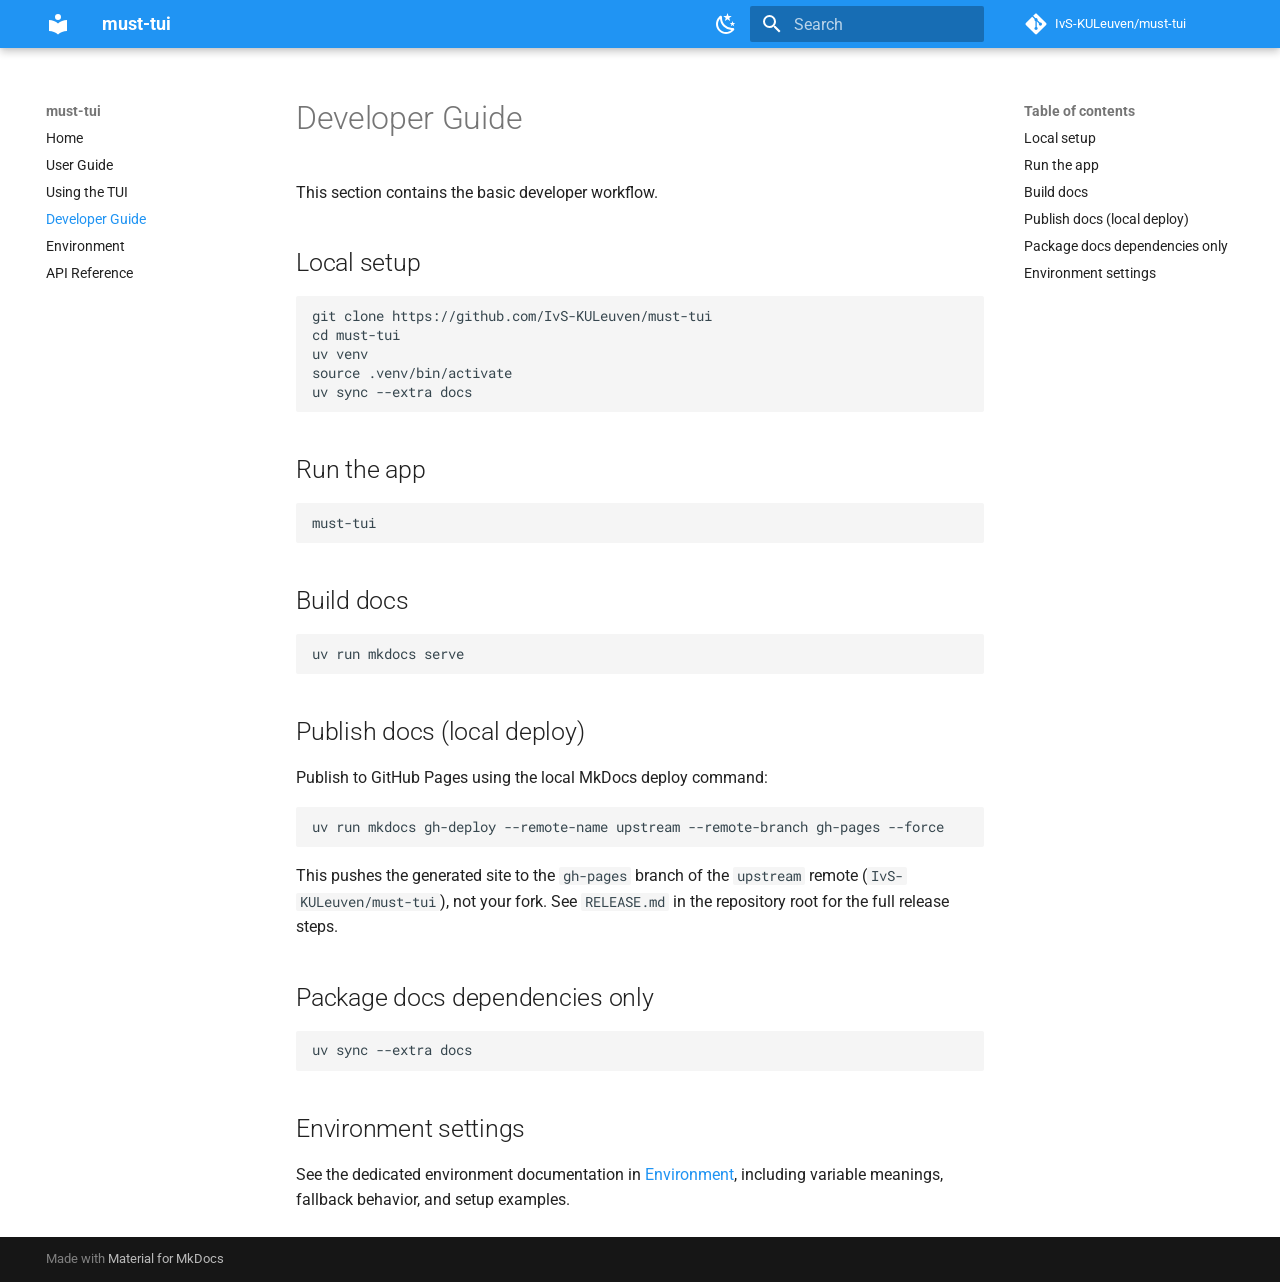
<file: developer/index.html>
<!doctype html>
<html lang="en" class="no-js">
  <head>
    
      <meta charset="utf-8">
      <meta name="viewport" content="width=device-width,initial-scale=1">
      
        <meta name="description" content="Documentation for the must-tui project">
      
      
      
        <link rel="canonical" href="https://ivs-kuleuven.github.io/must-tui/developer/">
      
      
        <link rel="prev" href="../usage/">
      
      
        <link rel="next" href="../env/">
      
      
        
      
      
      <link rel="icon" href="../assets/images/favicon.png">
      <meta name="generator" content="mkdocs-1.6.1, mkdocs-material-9.7.6">
    
    
      
        <title>Developer Guide - must-tui</title>
      
    
    
      <link rel="stylesheet" href="../assets/stylesheets/main.484c7ddc.min.css">
      
        
        <link rel="stylesheet" href="../assets/stylesheets/palette.ab4e12ef.min.css">
      
      


    
    
      
    
    
      
        
        
        <link rel="preconnect" href="https://fonts.gstatic.com" crossorigin>
        <link rel="stylesheet" href="https://fonts.googleapis.com/css?family=Roboto:300,300i,400,400i,700,700i%7CRoboto+Mono:400,400i,700,700i&display=fallback">
        <style>:root{--md-text-font:"Roboto";--md-code-font:"Roboto Mono"}</style>
      
    
    
      <link rel="stylesheet" href="../assets/_mkdocstrings.css">
    
      <link rel="stylesheet" href="../stylesheets/api.css">
    
    <script>__md_scope=new URL("..",location),__md_hash=e=>[...e].reduce(((e,_)=>(e<<5)-e+_.charCodeAt(0)),0),__md_get=(e,_=localStorage,t=__md_scope)=>JSON.parse(_.getItem(t.pathname+"."+e)),__md_set=(e,_,t=localStorage,a=__md_scope)=>{try{t.setItem(a.pathname+"."+e,JSON.stringify(_))}catch(e){}}</script>
    
      

    
    
  </head>
  
  
    
    
      
    
    
    
    
    <body dir="ltr" data-md-color-scheme="default" data-md-color-primary="blue" data-md-color-accent="indigo">
  
    
    <input class="md-toggle" data-md-toggle="drawer" type="checkbox" id="__drawer" autocomplete="off">
    <input class="md-toggle" data-md-toggle="search" type="checkbox" id="__search" autocomplete="off">
    <label class="md-overlay" for="__drawer"></label>
    <div data-md-component="skip">
      
        
        <a href="#developer-guide" class="md-skip">
          Skip to content
        </a>
      
    </div>
    <div data-md-component="announce">
      
    </div>
    
    
      

  

<header class="md-header md-header--shadow" data-md-component="header">
  <nav class="md-header__inner md-grid" aria-label="Header">
    <a href=".." title="must-tui" class="md-header__button md-logo" aria-label="must-tui" data-md-component="logo">
      
  
  <svg xmlns="http://www.w3.org/2000/svg" viewBox="0 0 24 24"><path d="M12 8a3 3 0 0 0 3-3 3 3 0 0 0-3-3 3 3 0 0 0-3 3 3 3 0 0 0 3 3m0 3.54C9.64 9.35 6.5 8 3 8v11c3.5 0 6.64 1.35 9 3.54 2.36-2.19 5.5-3.54 9-3.54V8c-3.5 0-6.64 1.35-9 3.54"/></svg>

    </a>
    <label class="md-header__button md-icon" for="__drawer">
      
      <svg xmlns="http://www.w3.org/2000/svg" viewBox="0 0 24 24"><path d="M3 6h18v2H3zm0 5h18v2H3zm0 5h18v2H3z"/></svg>
    </label>
    <div class="md-header__title" data-md-component="header-title">
      <div class="md-header__ellipsis">
        <div class="md-header__topic">
          <span class="md-ellipsis">
            must-tui
          </span>
        </div>
        <div class="md-header__topic" data-md-component="header-topic">
          <span class="md-ellipsis">
            
              Developer Guide
            
          </span>
        </div>
      </div>
    </div>
    
      
        <form class="md-header__option" data-md-component="palette">
  
    
    
    
    <input class="md-option" data-md-color-media="(prefers-color-scheme: light)" data-md-color-scheme="default" data-md-color-primary="blue" data-md-color-accent="indigo"  aria-label="Switch to dark mode"  type="radio" name="__palette" id="__palette_0">
    
      <label class="md-header__button md-icon" title="Switch to dark mode" for="__palette_1" hidden>
        <svg xmlns="http://www.w3.org/2000/svg" viewBox="0 0 24 24"><path d="m17.75 4.09-2.53 1.94.91 3.06-2.63-1.81-2.63 1.81.91-3.06-2.53-1.94L12.44 4l1.06-3 1.06 3zm3.5 6.91-1.64 1.25.59 1.98-1.7-1.17-1.7 1.17.59-1.98L15.75 11l2.06-.05L18.5 9l.69 1.95zm-2.28 4.95c.83-.08 1.72 1.1 1.19 1.85-.32.45-.66.87-1.08 1.27C15.17 23 8.84 23 4.94 19.07c-3.91-3.9-3.91-10.24 0-14.14.4-.4.82-.76 1.27-1.08.75-.53 1.93.36 1.85 1.19-.27 2.86.69 5.83 2.89 8.02a9.96 9.96 0 0 0 8.02 2.89m-1.64 2.02a12.08 12.08 0 0 1-7.8-3.47c-2.17-2.19-3.33-5-3.49-7.82-2.81 3.14-2.7 7.96.31 10.98 3.02 3.01 7.84 3.12 10.98.31"/></svg>
      </label>
    
  
    
    
    
    <input class="md-option" data-md-color-media="(prefers-color-scheme: dark)" data-md-color-scheme="slate" data-md-color-primary="blue" data-md-color-accent="indigo"  aria-label="Switch to light mode"  type="radio" name="__palette" id="__palette_1">
    
      <label class="md-header__button md-icon" title="Switch to light mode" for="__palette_0" hidden>
        <svg xmlns="http://www.w3.org/2000/svg" viewBox="0 0 24 24"><path d="M12 7a5 5 0 0 1 5 5 5 5 0 0 1-5 5 5 5 0 0 1-5-5 5 5 0 0 1 5-5m0 2a3 3 0 0 0-3 3 3 3 0 0 0 3 3 3 3 0 0 0 3-3 3 3 0 0 0-3-3m0-7 2.39 3.42C13.65 5.15 12.84 5 12 5s-1.65.15-2.39.42zM3.34 7l4.16-.35A7.2 7.2 0 0 0 5.94 8.5c-.44.74-.69 1.5-.83 2.29zm.02 10 1.76-3.77a7.131 7.131 0 0 0 2.38 4.14zM20.65 7l-1.77 3.79a7.02 7.02 0 0 0-2.38-4.15zm-.01 10-4.14.36c.59-.51 1.12-1.14 1.54-1.86.42-.73.69-1.5.83-2.29zM12 22l-2.41-3.44c.74.27 1.55.44 2.41.44.82 0 1.63-.17 2.37-.44z"/></svg>
      </label>
    
  
</form>
      
    
    
      <script>var palette=__md_get("__palette");if(palette&&palette.color){if("(prefers-color-scheme)"===palette.color.media){var media=matchMedia("(prefers-color-scheme: light)"),input=document.querySelector(media.matches?"[data-md-color-media='(prefers-color-scheme: light)']":"[data-md-color-media='(prefers-color-scheme: dark)']");palette.color.media=input.getAttribute("data-md-color-media"),palette.color.scheme=input.getAttribute("data-md-color-scheme"),palette.color.primary=input.getAttribute("data-md-color-primary"),palette.color.accent=input.getAttribute("data-md-color-accent")}for(var[key,value]of Object.entries(palette.color))document.body.setAttribute("data-md-color-"+key,value)}</script>
    
    
    
      
      
        <label class="md-header__button md-icon" for="__search">
          
          <svg xmlns="http://www.w3.org/2000/svg" viewBox="0 0 24 24"><path d="M9.5 3A6.5 6.5 0 0 1 16 9.5c0 1.61-.59 3.09-1.56 4.23l.27.27h.79l5 5-1.5 1.5-5-5v-.79l-.27-.27A6.52 6.52 0 0 1 9.5 16 6.5 6.5 0 0 1 3 9.5 6.5 6.5 0 0 1 9.5 3m0 2C7 5 5 7 5 9.5S7 14 9.5 14 14 12 14 9.5 12 5 9.5 5"/></svg>
        </label>
        <div class="md-search" data-md-component="search" role="dialog">
  <label class="md-search__overlay" for="__search"></label>
  <div class="md-search__inner" role="search">
    <form class="md-search__form" name="search">
      <input type="text" class="md-search__input" name="query" aria-label="Search" placeholder="Search" autocapitalize="off" autocorrect="off" autocomplete="off" spellcheck="false" data-md-component="search-query" required>
      <label class="md-search__icon md-icon" for="__search">
        
        <svg xmlns="http://www.w3.org/2000/svg" viewBox="0 0 24 24"><path d="M9.5 3A6.5 6.5 0 0 1 16 9.5c0 1.61-.59 3.09-1.56 4.23l.27.27h.79l5 5-1.5 1.5-5-5v-.79l-.27-.27A6.52 6.52 0 0 1 9.5 16 6.5 6.5 0 0 1 3 9.5 6.5 6.5 0 0 1 9.5 3m0 2C7 5 5 7 5 9.5S7 14 9.5 14 14 12 14 9.5 12 5 9.5 5"/></svg>
        
        <svg xmlns="http://www.w3.org/2000/svg" viewBox="0 0 24 24"><path d="M20 11v2H8l5.5 5.5-1.42 1.42L4.16 12l7.92-7.92L13.5 5.5 8 11z"/></svg>
      </label>
      <nav class="md-search__options" aria-label="Search">
        
        <button type="reset" class="md-search__icon md-icon" title="Clear" aria-label="Clear" tabindex="-1">
          
          <svg xmlns="http://www.w3.org/2000/svg" viewBox="0 0 24 24"><path d="M19 6.41 17.59 5 12 10.59 6.41 5 5 6.41 10.59 12 5 17.59 6.41 19 12 13.41 17.59 19 19 17.59 13.41 12z"/></svg>
        </button>
      </nav>
      
    </form>
    <div class="md-search__output">
      <div class="md-search__scrollwrap" tabindex="0" data-md-scrollfix>
        <div class="md-search-result" data-md-component="search-result">
          <div class="md-search-result__meta">
            Initializing search
          </div>
          <ol class="md-search-result__list" role="presentation"></ol>
        </div>
      </div>
    </div>
  </div>
</div>
      
    
    
      <div class="md-header__source">
        <a href="https://github.com/IvS-KULeuven/must-tui" title="Go to repository" class="md-source" data-md-component="source">
  <div class="md-source__icon md-icon">
    
    <svg xmlns="http://www.w3.org/2000/svg" viewBox="0 0 448 512"><!--! Font Awesome Free 7.1.0 by @fontawesome - https://fontawesome.com License - https://fontawesome.com/license/free (Icons: CC BY 4.0, Fonts: SIL OFL 1.1, Code: MIT License) Copyright 2025 Fonticons, Inc.--><path d="M439.6 236.1 244 40.5c-5.4-5.5-12.8-8.5-20.4-8.5s-15 3-20.4 8.4L162.5 81l51.5 51.5c27.1-9.1 52.7 16.8 43.4 43.7l49.7 49.7c34.2-11.8 61.2 31 35.5 56.7-26.5 26.5-70.2-2.9-56-37.3L240.3 199v121.9c25.3 12.5 22.3 41.8 9.1 55-6.4 6.4-15.2 10.1-24.3 10.1s-17.8-3.6-24.3-10.1c-17.6-17.6-11.1-46.9 11.2-56v-123c-20.8-8.5-24.6-30.7-18.6-45L142.6 101 8.5 235.1C3 240.6 0 247.9 0 255.5s3 15 8.5 20.4l195.6 195.7c5.4 5.4 12.7 8.4 20.4 8.4s15-3 20.4-8.4l194.7-194.7c5.4-5.4 8.4-12.8 8.4-20.4s-3-15-8.4-20.4"/></svg>
  </div>
  <div class="md-source__repository">
    IvS-KULeuven/must-tui
  </div>
</a>
      </div>
    
  </nav>
  
</header>
    
    <div class="md-container" data-md-component="container">
      
      
        
          
        
      
      <main class="md-main" data-md-component="main">
        <div class="md-main__inner md-grid">
          
            
              
              <div class="md-sidebar md-sidebar--primary" data-md-component="sidebar" data-md-type="navigation" >
                <div class="md-sidebar__scrollwrap">
                  <div class="md-sidebar__inner">
                    



<nav class="md-nav md-nav--primary" aria-label="Navigation" data-md-level="0">
  <label class="md-nav__title" for="__drawer">
    <a href=".." title="must-tui" class="md-nav__button md-logo" aria-label="must-tui" data-md-component="logo">
      
  
  <svg xmlns="http://www.w3.org/2000/svg" viewBox="0 0 24 24"><path d="M12 8a3 3 0 0 0 3-3 3 3 0 0 0-3-3 3 3 0 0 0-3 3 3 3 0 0 0 3 3m0 3.54C9.64 9.35 6.5 8 3 8v11c3.5 0 6.64 1.35 9 3.54 2.36-2.19 5.5-3.54 9-3.54V8c-3.5 0-6.64 1.35-9 3.54"/></svg>

    </a>
    must-tui
  </label>
  
    <div class="md-nav__source">
      <a href="https://github.com/IvS-KULeuven/must-tui" title="Go to repository" class="md-source" data-md-component="source">
  <div class="md-source__icon md-icon">
    
    <svg xmlns="http://www.w3.org/2000/svg" viewBox="0 0 448 512"><!--! Font Awesome Free 7.1.0 by @fontawesome - https://fontawesome.com License - https://fontawesome.com/license/free (Icons: CC BY 4.0, Fonts: SIL OFL 1.1, Code: MIT License) Copyright 2025 Fonticons, Inc.--><path d="M439.6 236.1 244 40.5c-5.4-5.5-12.8-8.5-20.4-8.5s-15 3-20.4 8.4L162.5 81l51.5 51.5c27.1-9.1 52.7 16.8 43.4 43.7l49.7 49.7c34.2-11.8 61.2 31 35.5 56.7-26.5 26.5-70.2-2.9-56-37.3L240.3 199v121.9c25.3 12.5 22.3 41.8 9.1 55-6.4 6.4-15.2 10.1-24.3 10.1s-17.8-3.6-24.3-10.1c-17.6-17.6-11.1-46.9 11.2-56v-123c-20.8-8.5-24.6-30.7-18.6-45L142.6 101 8.5 235.1C3 240.6 0 247.9 0 255.5s3 15 8.5 20.4l195.6 195.7c5.4 5.4 12.7 8.4 20.4 8.4s15-3 20.4-8.4l194.7-194.7c5.4-5.4 8.4-12.8 8.4-20.4s-3-15-8.4-20.4"/></svg>
  </div>
  <div class="md-source__repository">
    IvS-KULeuven/must-tui
  </div>
</a>
    </div>
  
  <ul class="md-nav__list" data-md-scrollfix>
    
      
      
  
  
  
  
    <li class="md-nav__item">
      <a href=".." class="md-nav__link">
        
  
  
  <span class="md-ellipsis">
    
  
    Home
  

    
  </span>
  
  

      </a>
    </li>
  

    
      
      
  
  
  
  
    <li class="md-nav__item">
      <a href="../user/" class="md-nav__link">
        
  
  
  <span class="md-ellipsis">
    
  
    User Guide
  

    
  </span>
  
  

      </a>
    </li>
  

    
      
      
  
  
  
  
    <li class="md-nav__item">
      <a href="../usage/" class="md-nav__link">
        
  
  
  <span class="md-ellipsis">
    
  
    Using the TUI
  

    
  </span>
  
  

      </a>
    </li>
  

    
      
      
  
  
    
  
  
  
    <li class="md-nav__item md-nav__item--active">
      
      <input class="md-nav__toggle md-toggle" type="checkbox" id="__toc">
      
      
        
      
      
        <label class="md-nav__link md-nav__link--active" for="__toc">
          
  
  
  <span class="md-ellipsis">
    
  
    Developer Guide
  

    
  </span>
  
  

          <span class="md-nav__icon md-icon"></span>
        </label>
      
      <a href="./" class="md-nav__link md-nav__link--active">
        
  
  
  <span class="md-ellipsis">
    
  
    Developer Guide
  

    
  </span>
  
  

      </a>
      
        

<nav class="md-nav md-nav--secondary" aria-label="Table of contents">
  
  
  
    
  
  
    <label class="md-nav__title" for="__toc">
      <span class="md-nav__icon md-icon"></span>
      Table of contents
    </label>
    <ul class="md-nav__list" data-md-component="toc" data-md-scrollfix>
      
        <li class="md-nav__item">
  <a href="#local-setup" class="md-nav__link">
    <span class="md-ellipsis">
      
        Local setup
      
    </span>
  </a>
  
</li>
      
        <li class="md-nav__item">
  <a href="#run-the-app" class="md-nav__link">
    <span class="md-ellipsis">
      
        Run the app
      
    </span>
  </a>
  
</li>
      
        <li class="md-nav__item">
  <a href="#build-docs" class="md-nav__link">
    <span class="md-ellipsis">
      
        Build docs
      
    </span>
  </a>
  
</li>
      
        <li class="md-nav__item">
  <a href="#publish-docs-local-deploy" class="md-nav__link">
    <span class="md-ellipsis">
      
        Publish docs (local deploy)
      
    </span>
  </a>
  
</li>
      
        <li class="md-nav__item">
  <a href="#package-docs-dependencies-only" class="md-nav__link">
    <span class="md-ellipsis">
      
        Package docs dependencies only
      
    </span>
  </a>
  
</li>
      
        <li class="md-nav__item">
  <a href="#environment-settings" class="md-nav__link">
    <span class="md-ellipsis">
      
        Environment settings
      
    </span>
  </a>
  
</li>
      
    </ul>
  
</nav>
      
    </li>
  

    
      
      
  
  
  
  
    <li class="md-nav__item">
      <a href="../env/" class="md-nav__link">
        
  
  
  <span class="md-ellipsis">
    
  
    Environment
  

    
  </span>
  
  

      </a>
    </li>
  

    
      
      
  
  
  
  
    <li class="md-nav__item">
      <a href="../api/" class="md-nav__link">
        
  
  
  <span class="md-ellipsis">
    
  
    API Reference
  

    
  </span>
  
  

      </a>
    </li>
  

    
  </ul>
</nav>
                  </div>
                </div>
              </div>
            
            
              
              <div class="md-sidebar md-sidebar--secondary" data-md-component="sidebar" data-md-type="toc" >
                <div class="md-sidebar__scrollwrap">
                  <div class="md-sidebar__inner">
                    

<nav class="md-nav md-nav--secondary" aria-label="Table of contents">
  
  
  
    
  
  
    <label class="md-nav__title" for="__toc">
      <span class="md-nav__icon md-icon"></span>
      Table of contents
    </label>
    <ul class="md-nav__list" data-md-component="toc" data-md-scrollfix>
      
        <li class="md-nav__item">
  <a href="#local-setup" class="md-nav__link">
    <span class="md-ellipsis">
      
        Local setup
      
    </span>
  </a>
  
</li>
      
        <li class="md-nav__item">
  <a href="#run-the-app" class="md-nav__link">
    <span class="md-ellipsis">
      
        Run the app
      
    </span>
  </a>
  
</li>
      
        <li class="md-nav__item">
  <a href="#build-docs" class="md-nav__link">
    <span class="md-ellipsis">
      
        Build docs
      
    </span>
  </a>
  
</li>
      
        <li class="md-nav__item">
  <a href="#publish-docs-local-deploy" class="md-nav__link">
    <span class="md-ellipsis">
      
        Publish docs (local deploy)
      
    </span>
  </a>
  
</li>
      
        <li class="md-nav__item">
  <a href="#package-docs-dependencies-only" class="md-nav__link">
    <span class="md-ellipsis">
      
        Package docs dependencies only
      
    </span>
  </a>
  
</li>
      
        <li class="md-nav__item">
  <a href="#environment-settings" class="md-nav__link">
    <span class="md-ellipsis">
      
        Environment settings
      
    </span>
  </a>
  
</li>
      
    </ul>
  
</nav>
                  </div>
                </div>
              </div>
            
          
          
            <div class="md-content" data-md-component="content">
              
              <article class="md-content__inner md-typeset">
                
                  


  
  


<h1 id="developer-guide">Developer Guide<a class="headerlink" href="#developer-guide" title="Permanent link">&para;</a></h1>
<p>This section contains the basic developer workflow.</p>
<h2 id="local-setup">Local setup<a class="headerlink" href="#local-setup" title="Permanent link">&para;</a></h2>
<pre><code class="language-bash">git clone https://github.com/IvS-KULeuven/must-tui
cd must-tui
uv venv
source .venv/bin/activate
uv sync --extra docs
</code></pre>
<h2 id="run-the-app">Run the app<a class="headerlink" href="#run-the-app" title="Permanent link">&para;</a></h2>
<pre><code class="language-bash">must-tui
</code></pre>
<h2 id="build-docs">Build docs<a class="headerlink" href="#build-docs" title="Permanent link">&para;</a></h2>
<pre><code class="language-bash">uv run mkdocs serve
</code></pre>
<h2 id="publish-docs-local-deploy">Publish docs (local deploy)<a class="headerlink" href="#publish-docs-local-deploy" title="Permanent link">&para;</a></h2>
<p>Publish to GitHub Pages using the local MkDocs deploy command:</p>
<pre><code class="language-bash">uv run mkdocs gh-deploy --remote-name upstream --remote-branch gh-pages --force
</code></pre>
<p>This pushes the generated site to the <code>gh-pages</code> branch of the <code>upstream</code> remote (<code>IvS-KULeuven/must-tui</code>), not your fork. See <code>RELEASE.md</code> in the repository root for the full release steps.</p>
<h2 id="package-docs-dependencies-only">Package docs dependencies only<a class="headerlink" href="#package-docs-dependencies-only" title="Permanent link">&para;</a></h2>
<pre><code class="language-bash">uv sync --extra docs
</code></pre>
<h2 id="environment-settings">Environment settings<a class="headerlink" href="#environment-settings" title="Permanent link">&para;</a></h2>
<p>See the dedicated environment documentation in <a href="../env/">Environment</a>, including variable meanings, fallback behavior, and setup examples.</p>












                
              </article>
            </div>
          
          
<script>var target=document.getElementById(location.hash.slice(1));target&&target.name&&(target.checked=target.name.startsWith("__tabbed_"))</script>
        </div>
        
      </main>
      
        <footer class="md-footer">
  
  <div class="md-footer-meta md-typeset">
    <div class="md-footer-meta__inner md-grid">
      <div class="md-copyright">
  
  
    Made with
    <a href="https://squidfunk.github.io/mkdocs-material/" target="_blank" rel="noopener">
      Material for MkDocs
    </a>
  
</div>
      
    </div>
  </div>
</footer>
      
    </div>
    <div class="md-dialog" data-md-component="dialog">
      <div class="md-dialog__inner md-typeset"></div>
    </div>
    
    
    
      
      
      <script id="__config" type="application/json">{"annotate": null, "base": "..", "features": [], "search": "../assets/javascripts/workers/search.2c215733.min.js", "tags": null, "translations": {"clipboard.copied": "Copied to clipboard", "clipboard.copy": "Copy to clipboard", "search.result.more.one": "1 more on this page", "search.result.more.other": "# more on this page", "search.result.none": "No matching documents", "search.result.one": "1 matching document", "search.result.other": "# matching documents", "search.result.placeholder": "Type to start searching", "search.result.term.missing": "Missing", "select.version": "Select version"}, "version": null}</script>
    
    
      <script src="../assets/javascripts/bundle.79ae519e.min.js"></script>
      
    
  </body>
</html>
</file>
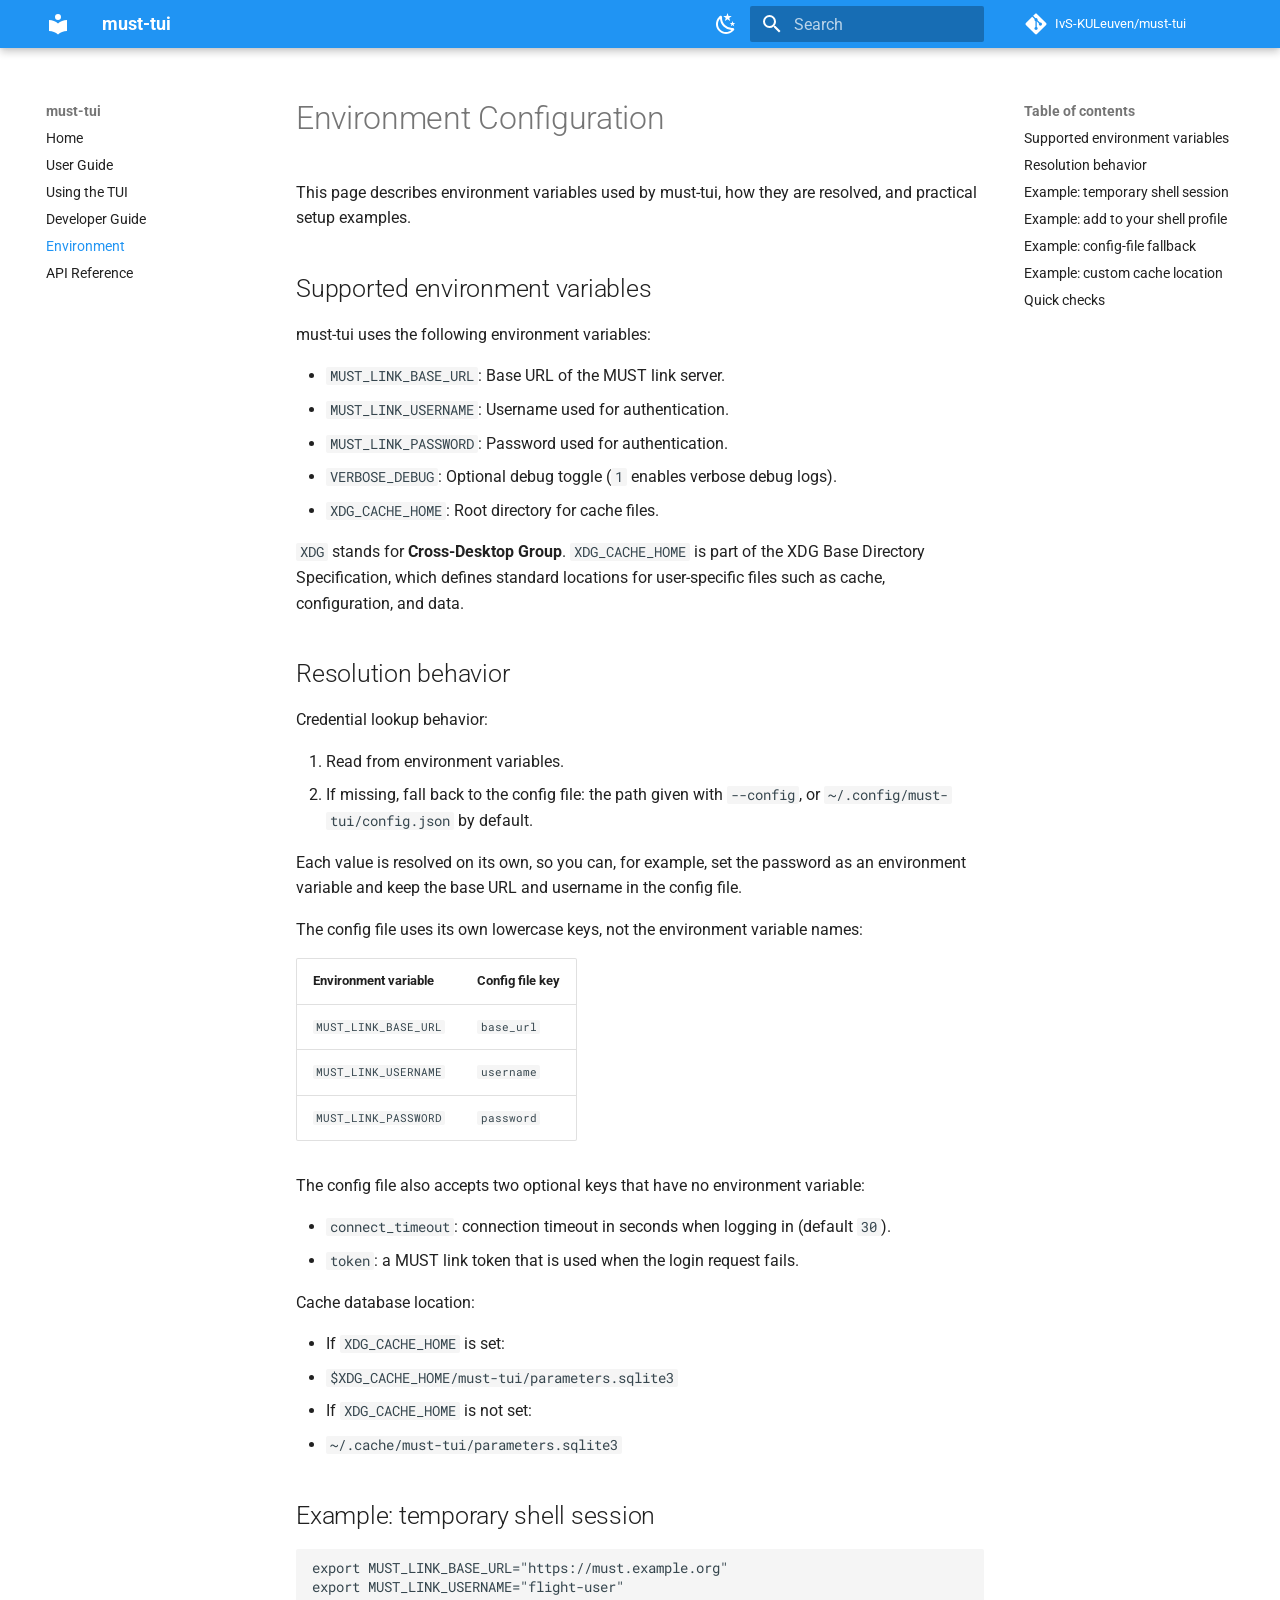
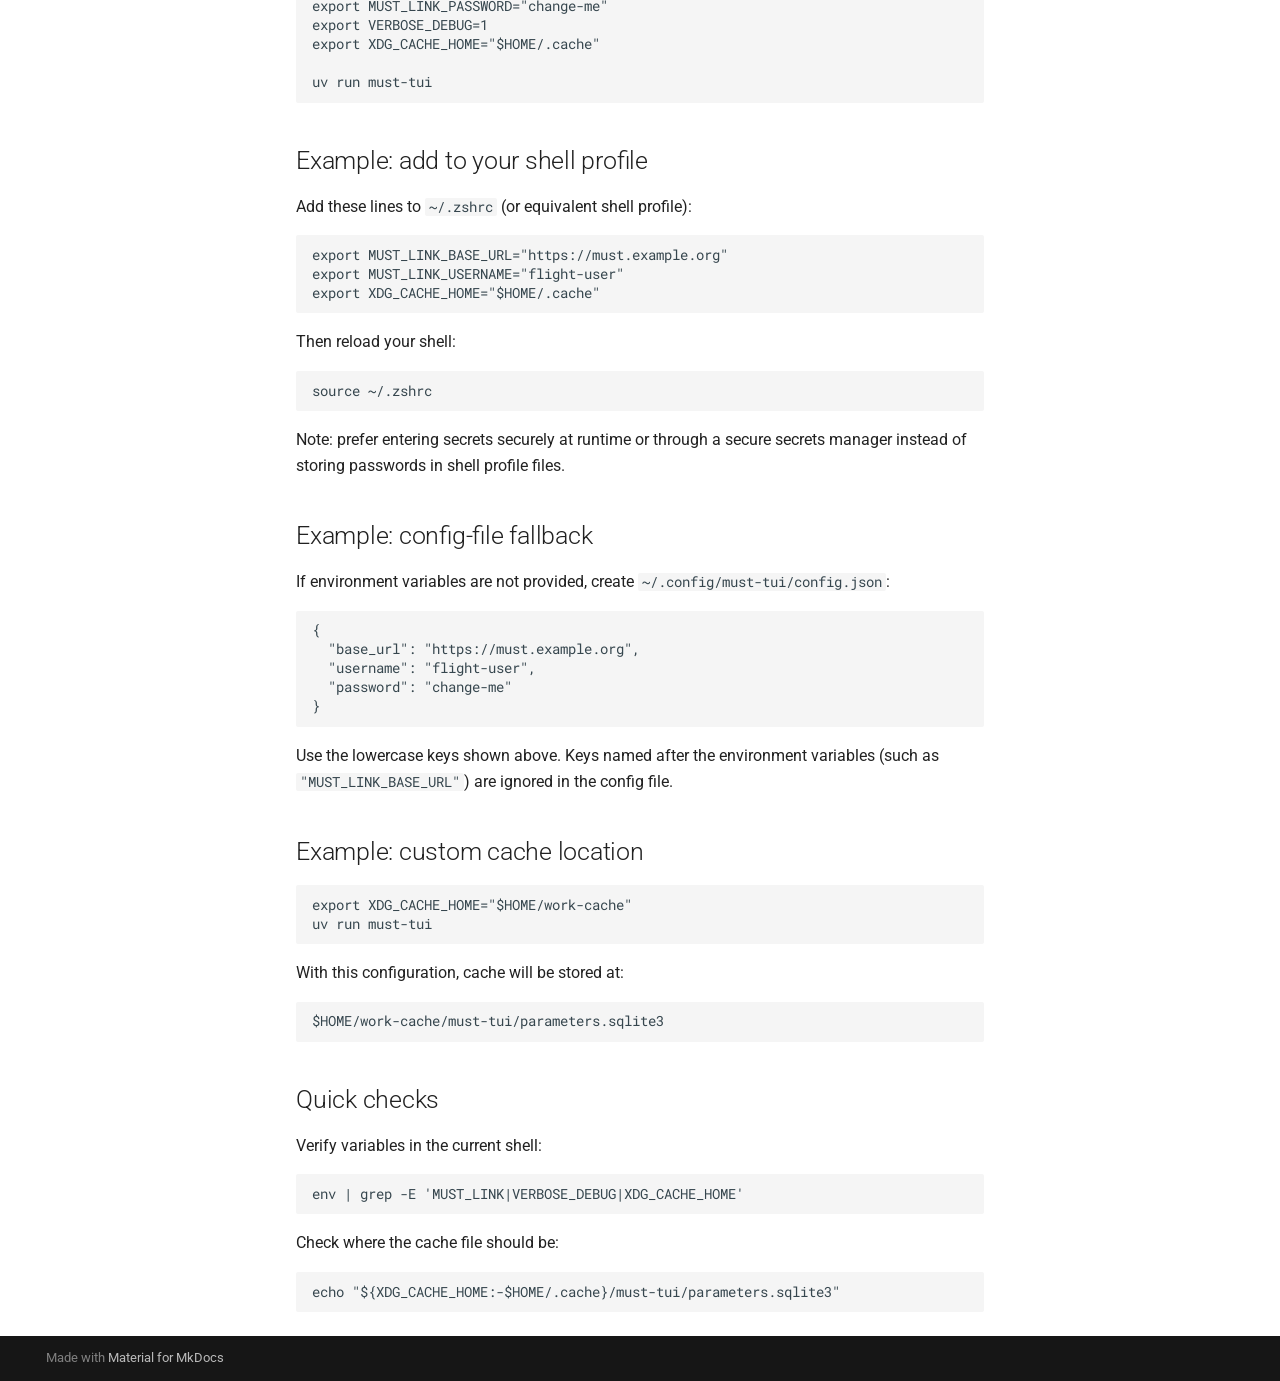
<file: env/index.html>
<!doctype html>
<html lang="en" class="no-js">
  <head>
    
      <meta charset="utf-8">
      <meta name="viewport" content="width=device-width,initial-scale=1">
      
        <meta name="description" content="Documentation for the must-tui project">
      
      
      
        <link rel="canonical" href="https://ivs-kuleuven.github.io/must-tui/env/">
      
      
        <link rel="prev" href="../developer/">
      
      
        <link rel="next" href="../api/">
      
      
        
      
      
      <link rel="icon" href="../assets/images/favicon.png">
      <meta name="generator" content="mkdocs-1.6.1, mkdocs-material-9.7.6">
    
    
      
        <title>Environment - must-tui</title>
      
    
    
      <link rel="stylesheet" href="../assets/stylesheets/main.484c7ddc.min.css">
      
        
        <link rel="stylesheet" href="../assets/stylesheets/palette.ab4e12ef.min.css">
      
      


    
    
      
    
    
      
        
        
        <link rel="preconnect" href="https://fonts.gstatic.com" crossorigin>
        <link rel="stylesheet" href="https://fonts.googleapis.com/css?family=Roboto:300,300i,400,400i,700,700i%7CRoboto+Mono:400,400i,700,700i&display=fallback">
        <style>:root{--md-text-font:"Roboto";--md-code-font:"Roboto Mono"}</style>
      
    
    
      <link rel="stylesheet" href="../assets/_mkdocstrings.css">
    
      <link rel="stylesheet" href="../stylesheets/api.css">
    
    <script>__md_scope=new URL("..",location),__md_hash=e=>[...e].reduce(((e,_)=>(e<<5)-e+_.charCodeAt(0)),0),__md_get=(e,_=localStorage,t=__md_scope)=>JSON.parse(_.getItem(t.pathname+"."+e)),__md_set=(e,_,t=localStorage,a=__md_scope)=>{try{t.setItem(a.pathname+"."+e,JSON.stringify(_))}catch(e){}}</script>
    
      

    
    
  </head>
  
  
    
    
      
    
    
    
    
    <body dir="ltr" data-md-color-scheme="default" data-md-color-primary="blue" data-md-color-accent="indigo">
  
    
    <input class="md-toggle" data-md-toggle="drawer" type="checkbox" id="__drawer" autocomplete="off">
    <input class="md-toggle" data-md-toggle="search" type="checkbox" id="__search" autocomplete="off">
    <label class="md-overlay" for="__drawer"></label>
    <div data-md-component="skip">
      
        
        <a href="#environment-configuration" class="md-skip">
          Skip to content
        </a>
      
    </div>
    <div data-md-component="announce">
      
    </div>
    
    
      

  

<header class="md-header md-header--shadow" data-md-component="header">
  <nav class="md-header__inner md-grid" aria-label="Header">
    <a href=".." title="must-tui" class="md-header__button md-logo" aria-label="must-tui" data-md-component="logo">
      
  
  <svg xmlns="http://www.w3.org/2000/svg" viewBox="0 0 24 24"><path d="M12 8a3 3 0 0 0 3-3 3 3 0 0 0-3-3 3 3 0 0 0-3 3 3 3 0 0 0 3 3m0 3.54C9.64 9.35 6.5 8 3 8v11c3.5 0 6.64 1.35 9 3.54 2.36-2.19 5.5-3.54 9-3.54V8c-3.5 0-6.64 1.35-9 3.54"/></svg>

    </a>
    <label class="md-header__button md-icon" for="__drawer">
      
      <svg xmlns="http://www.w3.org/2000/svg" viewBox="0 0 24 24"><path d="M3 6h18v2H3zm0 5h18v2H3zm0 5h18v2H3z"/></svg>
    </label>
    <div class="md-header__title" data-md-component="header-title">
      <div class="md-header__ellipsis">
        <div class="md-header__topic">
          <span class="md-ellipsis">
            must-tui
          </span>
        </div>
        <div class="md-header__topic" data-md-component="header-topic">
          <span class="md-ellipsis">
            
              Environment
            
          </span>
        </div>
      </div>
    </div>
    
      
        <form class="md-header__option" data-md-component="palette">
  
    
    
    
    <input class="md-option" data-md-color-media="(prefers-color-scheme: light)" data-md-color-scheme="default" data-md-color-primary="blue" data-md-color-accent="indigo"  aria-label="Switch to dark mode"  type="radio" name="__palette" id="__palette_0">
    
      <label class="md-header__button md-icon" title="Switch to dark mode" for="__palette_1" hidden>
        <svg xmlns="http://www.w3.org/2000/svg" viewBox="0 0 24 24"><path d="m17.75 4.09-2.53 1.94.91 3.06-2.63-1.81-2.63 1.81.91-3.06-2.53-1.94L12.44 4l1.06-3 1.06 3zm3.5 6.91-1.64 1.25.59 1.98-1.7-1.17-1.7 1.17.59-1.98L15.75 11l2.06-.05L18.5 9l.69 1.95zm-2.28 4.95c.83-.08 1.72 1.1 1.19 1.85-.32.45-.66.87-1.08 1.27C15.17 23 8.84 23 4.94 19.07c-3.91-3.9-3.91-10.24 0-14.14.4-.4.82-.76 1.27-1.08.75-.53 1.93.36 1.85 1.19-.27 2.86.69 5.83 2.89 8.02a9.96 9.96 0 0 0 8.02 2.89m-1.64 2.02a12.08 12.08 0 0 1-7.8-3.47c-2.17-2.19-3.33-5-3.49-7.82-2.81 3.14-2.7 7.96.31 10.98 3.02 3.01 7.84 3.12 10.98.31"/></svg>
      </label>
    
  
    
    
    
    <input class="md-option" data-md-color-media="(prefers-color-scheme: dark)" data-md-color-scheme="slate" data-md-color-primary="blue" data-md-color-accent="indigo"  aria-label="Switch to light mode"  type="radio" name="__palette" id="__palette_1">
    
      <label class="md-header__button md-icon" title="Switch to light mode" for="__palette_0" hidden>
        <svg xmlns="http://www.w3.org/2000/svg" viewBox="0 0 24 24"><path d="M12 7a5 5 0 0 1 5 5 5 5 0 0 1-5 5 5 5 0 0 1-5-5 5 5 0 0 1 5-5m0 2a3 3 0 0 0-3 3 3 3 0 0 0 3 3 3 3 0 0 0 3-3 3 3 0 0 0-3-3m0-7 2.39 3.42C13.65 5.15 12.84 5 12 5s-1.65.15-2.39.42zM3.34 7l4.16-.35A7.2 7.2 0 0 0 5.94 8.5c-.44.74-.69 1.5-.83 2.29zm.02 10 1.76-3.77a7.131 7.131 0 0 0 2.38 4.14zM20.65 7l-1.77 3.79a7.02 7.02 0 0 0-2.38-4.15zm-.01 10-4.14.36c.59-.51 1.12-1.14 1.54-1.86.42-.73.69-1.5.83-2.29zM12 22l-2.41-3.44c.74.27 1.55.44 2.41.44.82 0 1.63-.17 2.37-.44z"/></svg>
      </label>
    
  
</form>
      
    
    
      <script>var palette=__md_get("__palette");if(palette&&palette.color){if("(prefers-color-scheme)"===palette.color.media){var media=matchMedia("(prefers-color-scheme: light)"),input=document.querySelector(media.matches?"[data-md-color-media='(prefers-color-scheme: light)']":"[data-md-color-media='(prefers-color-scheme: dark)']");palette.color.media=input.getAttribute("data-md-color-media"),palette.color.scheme=input.getAttribute("data-md-color-scheme"),palette.color.primary=input.getAttribute("data-md-color-primary"),palette.color.accent=input.getAttribute("data-md-color-accent")}for(var[key,value]of Object.entries(palette.color))document.body.setAttribute("data-md-color-"+key,value)}</script>
    
    
    
      
      
        <label class="md-header__button md-icon" for="__search">
          
          <svg xmlns="http://www.w3.org/2000/svg" viewBox="0 0 24 24"><path d="M9.5 3A6.5 6.5 0 0 1 16 9.5c0 1.61-.59 3.09-1.56 4.23l.27.27h.79l5 5-1.5 1.5-5-5v-.79l-.27-.27A6.52 6.52 0 0 1 9.5 16 6.5 6.5 0 0 1 3 9.5 6.5 6.5 0 0 1 9.5 3m0 2C7 5 5 7 5 9.5S7 14 9.5 14 14 12 14 9.5 12 5 9.5 5"/></svg>
        </label>
        <div class="md-search" data-md-component="search" role="dialog">
  <label class="md-search__overlay" for="__search"></label>
  <div class="md-search__inner" role="search">
    <form class="md-search__form" name="search">
      <input type="text" class="md-search__input" name="query" aria-label="Search" placeholder="Search" autocapitalize="off" autocorrect="off" autocomplete="off" spellcheck="false" data-md-component="search-query" required>
      <label class="md-search__icon md-icon" for="__search">
        
        <svg xmlns="http://www.w3.org/2000/svg" viewBox="0 0 24 24"><path d="M9.5 3A6.5 6.5 0 0 1 16 9.5c0 1.61-.59 3.09-1.56 4.23l.27.27h.79l5 5-1.5 1.5-5-5v-.79l-.27-.27A6.52 6.52 0 0 1 9.5 16 6.5 6.5 0 0 1 3 9.5 6.5 6.5 0 0 1 9.5 3m0 2C7 5 5 7 5 9.5S7 14 9.5 14 14 12 14 9.5 12 5 9.5 5"/></svg>
        
        <svg xmlns="http://www.w3.org/2000/svg" viewBox="0 0 24 24"><path d="M20 11v2H8l5.5 5.5-1.42 1.42L4.16 12l7.92-7.92L13.5 5.5 8 11z"/></svg>
      </label>
      <nav class="md-search__options" aria-label="Search">
        
        <button type="reset" class="md-search__icon md-icon" title="Clear" aria-label="Clear" tabindex="-1">
          
          <svg xmlns="http://www.w3.org/2000/svg" viewBox="0 0 24 24"><path d="M19 6.41 17.59 5 12 10.59 6.41 5 5 6.41 10.59 12 5 17.59 6.41 19 12 13.41 17.59 19 19 17.59 13.41 12z"/></svg>
        </button>
      </nav>
      
    </form>
    <div class="md-search__output">
      <div class="md-search__scrollwrap" tabindex="0" data-md-scrollfix>
        <div class="md-search-result" data-md-component="search-result">
          <div class="md-search-result__meta">
            Initializing search
          </div>
          <ol class="md-search-result__list" role="presentation"></ol>
        </div>
      </div>
    </div>
  </div>
</div>
      
    
    
      <div class="md-header__source">
        <a href="https://github.com/IvS-KULeuven/must-tui" title="Go to repository" class="md-source" data-md-component="source">
  <div class="md-source__icon md-icon">
    
    <svg xmlns="http://www.w3.org/2000/svg" viewBox="0 0 448 512"><!--! Font Awesome Free 7.1.0 by @fontawesome - https://fontawesome.com License - https://fontawesome.com/license/free (Icons: CC BY 4.0, Fonts: SIL OFL 1.1, Code: MIT License) Copyright 2025 Fonticons, Inc.--><path d="M439.6 236.1 244 40.5c-5.4-5.5-12.8-8.5-20.4-8.5s-15 3-20.4 8.4L162.5 81l51.5 51.5c27.1-9.1 52.7 16.8 43.4 43.7l49.7 49.7c34.2-11.8 61.2 31 35.5 56.7-26.5 26.5-70.2-2.9-56-37.3L240.3 199v121.9c25.3 12.5 22.3 41.8 9.1 55-6.4 6.4-15.2 10.1-24.3 10.1s-17.8-3.6-24.3-10.1c-17.6-17.6-11.1-46.9 11.2-56v-123c-20.8-8.5-24.6-30.7-18.6-45L142.6 101 8.5 235.1C3 240.6 0 247.9 0 255.5s3 15 8.5 20.4l195.6 195.7c5.4 5.4 12.7 8.4 20.4 8.4s15-3 20.4-8.4l194.7-194.7c5.4-5.4 8.4-12.8 8.4-20.4s-3-15-8.4-20.4"/></svg>
  </div>
  <div class="md-source__repository">
    IvS-KULeuven/must-tui
  </div>
</a>
      </div>
    
  </nav>
  
</header>
    
    <div class="md-container" data-md-component="container">
      
      
        
          
        
      
      <main class="md-main" data-md-component="main">
        <div class="md-main__inner md-grid">
          
            
              
              <div class="md-sidebar md-sidebar--primary" data-md-component="sidebar" data-md-type="navigation" >
                <div class="md-sidebar__scrollwrap">
                  <div class="md-sidebar__inner">
                    



<nav class="md-nav md-nav--primary" aria-label="Navigation" data-md-level="0">
  <label class="md-nav__title" for="__drawer">
    <a href=".." title="must-tui" class="md-nav__button md-logo" aria-label="must-tui" data-md-component="logo">
      
  
  <svg xmlns="http://www.w3.org/2000/svg" viewBox="0 0 24 24"><path d="M12 8a3 3 0 0 0 3-3 3 3 0 0 0-3-3 3 3 0 0 0-3 3 3 3 0 0 0 3 3m0 3.54C9.64 9.35 6.5 8 3 8v11c3.5 0 6.64 1.35 9 3.54 2.36-2.19 5.5-3.54 9-3.54V8c-3.5 0-6.64 1.35-9 3.54"/></svg>

    </a>
    must-tui
  </label>
  
    <div class="md-nav__source">
      <a href="https://github.com/IvS-KULeuven/must-tui" title="Go to repository" class="md-source" data-md-component="source">
  <div class="md-source__icon md-icon">
    
    <svg xmlns="http://www.w3.org/2000/svg" viewBox="0 0 448 512"><!--! Font Awesome Free 7.1.0 by @fontawesome - https://fontawesome.com License - https://fontawesome.com/license/free (Icons: CC BY 4.0, Fonts: SIL OFL 1.1, Code: MIT License) Copyright 2025 Fonticons, Inc.--><path d="M439.6 236.1 244 40.5c-5.4-5.5-12.8-8.5-20.4-8.5s-15 3-20.4 8.4L162.5 81l51.5 51.5c27.1-9.1 52.7 16.8 43.4 43.7l49.7 49.7c34.2-11.8 61.2 31 35.5 56.7-26.5 26.5-70.2-2.9-56-37.3L240.3 199v121.9c25.3 12.5 22.3 41.8 9.1 55-6.4 6.4-15.2 10.1-24.3 10.1s-17.8-3.6-24.3-10.1c-17.6-17.6-11.1-46.9 11.2-56v-123c-20.8-8.5-24.6-30.7-18.6-45L142.6 101 8.5 235.1C3 240.6 0 247.9 0 255.5s3 15 8.5 20.4l195.6 195.7c5.4 5.4 12.7 8.4 20.4 8.4s15-3 20.4-8.4l194.7-194.7c5.4-5.4 8.4-12.8 8.4-20.4s-3-15-8.4-20.4"/></svg>
  </div>
  <div class="md-source__repository">
    IvS-KULeuven/must-tui
  </div>
</a>
    </div>
  
  <ul class="md-nav__list" data-md-scrollfix>
    
      
      
  
  
  
  
    <li class="md-nav__item">
      <a href=".." class="md-nav__link">
        
  
  
  <span class="md-ellipsis">
    
  
    Home
  

    
  </span>
  
  

      </a>
    </li>
  

    
      
      
  
  
  
  
    <li class="md-nav__item">
      <a href="../user/" class="md-nav__link">
        
  
  
  <span class="md-ellipsis">
    
  
    User Guide
  

    
  </span>
  
  

      </a>
    </li>
  

    
      
      
  
  
  
  
    <li class="md-nav__item">
      <a href="../usage/" class="md-nav__link">
        
  
  
  <span class="md-ellipsis">
    
  
    Using the TUI
  

    
  </span>
  
  

      </a>
    </li>
  

    
      
      
  
  
  
  
    <li class="md-nav__item">
      <a href="../developer/" class="md-nav__link">
        
  
  
  <span class="md-ellipsis">
    
  
    Developer Guide
  

    
  </span>
  
  

      </a>
    </li>
  

    
      
      
  
  
    
  
  
  
    <li class="md-nav__item md-nav__item--active">
      
      <input class="md-nav__toggle md-toggle" type="checkbox" id="__toc">
      
      
        
      
      
        <label class="md-nav__link md-nav__link--active" for="__toc">
          
  
  
  <span class="md-ellipsis">
    
  
    Environment
  

    
  </span>
  
  

          <span class="md-nav__icon md-icon"></span>
        </label>
      
      <a href="./" class="md-nav__link md-nav__link--active">
        
  
  
  <span class="md-ellipsis">
    
  
    Environment
  

    
  </span>
  
  

      </a>
      
        

<nav class="md-nav md-nav--secondary" aria-label="Table of contents">
  
  
  
    
  
  
    <label class="md-nav__title" for="__toc">
      <span class="md-nav__icon md-icon"></span>
      Table of contents
    </label>
    <ul class="md-nav__list" data-md-component="toc" data-md-scrollfix>
      
        <li class="md-nav__item">
  <a href="#supported-environment-variables" class="md-nav__link">
    <span class="md-ellipsis">
      
        Supported environment variables
      
    </span>
  </a>
  
</li>
      
        <li class="md-nav__item">
  <a href="#resolution-behavior" class="md-nav__link">
    <span class="md-ellipsis">
      
        Resolution behavior
      
    </span>
  </a>
  
</li>
      
        <li class="md-nav__item">
  <a href="#example-temporary-shell-session" class="md-nav__link">
    <span class="md-ellipsis">
      
        Example: temporary shell session
      
    </span>
  </a>
  
</li>
      
        <li class="md-nav__item">
  <a href="#example-add-to-your-shell-profile" class="md-nav__link">
    <span class="md-ellipsis">
      
        Example: add to your shell profile
      
    </span>
  </a>
  
</li>
      
        <li class="md-nav__item">
  <a href="#example-config-file-fallback" class="md-nav__link">
    <span class="md-ellipsis">
      
        Example: config-file fallback
      
    </span>
  </a>
  
</li>
      
        <li class="md-nav__item">
  <a href="#example-custom-cache-location" class="md-nav__link">
    <span class="md-ellipsis">
      
        Example: custom cache location
      
    </span>
  </a>
  
</li>
      
        <li class="md-nav__item">
  <a href="#quick-checks" class="md-nav__link">
    <span class="md-ellipsis">
      
        Quick checks
      
    </span>
  </a>
  
</li>
      
    </ul>
  
</nav>
      
    </li>
  

    
      
      
  
  
  
  
    <li class="md-nav__item">
      <a href="../api/" class="md-nav__link">
        
  
  
  <span class="md-ellipsis">
    
  
    API Reference
  

    
  </span>
  
  

      </a>
    </li>
  

    
  </ul>
</nav>
                  </div>
                </div>
              </div>
            
            
              
              <div class="md-sidebar md-sidebar--secondary" data-md-component="sidebar" data-md-type="toc" >
                <div class="md-sidebar__scrollwrap">
                  <div class="md-sidebar__inner">
                    

<nav class="md-nav md-nav--secondary" aria-label="Table of contents">
  
  
  
    
  
  
    <label class="md-nav__title" for="__toc">
      <span class="md-nav__icon md-icon"></span>
      Table of contents
    </label>
    <ul class="md-nav__list" data-md-component="toc" data-md-scrollfix>
      
        <li class="md-nav__item">
  <a href="#supported-environment-variables" class="md-nav__link">
    <span class="md-ellipsis">
      
        Supported environment variables
      
    </span>
  </a>
  
</li>
      
        <li class="md-nav__item">
  <a href="#resolution-behavior" class="md-nav__link">
    <span class="md-ellipsis">
      
        Resolution behavior
      
    </span>
  </a>
  
</li>
      
        <li class="md-nav__item">
  <a href="#example-temporary-shell-session" class="md-nav__link">
    <span class="md-ellipsis">
      
        Example: temporary shell session
      
    </span>
  </a>
  
</li>
      
        <li class="md-nav__item">
  <a href="#example-add-to-your-shell-profile" class="md-nav__link">
    <span class="md-ellipsis">
      
        Example: add to your shell profile
      
    </span>
  </a>
  
</li>
      
        <li class="md-nav__item">
  <a href="#example-config-file-fallback" class="md-nav__link">
    <span class="md-ellipsis">
      
        Example: config-file fallback
      
    </span>
  </a>
  
</li>
      
        <li class="md-nav__item">
  <a href="#example-custom-cache-location" class="md-nav__link">
    <span class="md-ellipsis">
      
        Example: custom cache location
      
    </span>
  </a>
  
</li>
      
        <li class="md-nav__item">
  <a href="#quick-checks" class="md-nav__link">
    <span class="md-ellipsis">
      
        Quick checks
      
    </span>
  </a>
  
</li>
      
    </ul>
  
</nav>
                  </div>
                </div>
              </div>
            
          
          
            <div class="md-content" data-md-component="content">
              
              <article class="md-content__inner md-typeset">
                
                  


  
  


<h1 id="environment-configuration">Environment Configuration<a class="headerlink" href="#environment-configuration" title="Permanent link">&para;</a></h1>
<p>This page describes environment variables used by must-tui, how they are resolved, and practical setup examples.</p>
<h2 id="supported-environment-variables">Supported environment variables<a class="headerlink" href="#supported-environment-variables" title="Permanent link">&para;</a></h2>
<p>must-tui uses the following environment variables:</p>
<ul>
<li><code>MUST_LINK_BASE_URL</code>: Base URL of the MUST link server.</li>
<li><code>MUST_LINK_USERNAME</code>: Username used for authentication.</li>
<li><code>MUST_LINK_PASSWORD</code>: Password used for authentication.</li>
<li><code>VERBOSE_DEBUG</code>: Optional debug toggle (<code>1</code> enables verbose debug logs).</li>
<li><code>XDG_CACHE_HOME</code>: Root directory for cache files.</li>
</ul>
<p><code>XDG</code> stands for <strong>Cross-Desktop Group</strong>. <code>XDG_CACHE_HOME</code> is part of the XDG Base Directory Specification, which defines standard locations for user-specific files such as cache, configuration, and data.</p>
<h2 id="resolution-behavior">Resolution behavior<a class="headerlink" href="#resolution-behavior" title="Permanent link">&para;</a></h2>
<p>Credential lookup behavior:</p>
<ol>
<li>Read from environment variables.</li>
<li>If missing, fall back to the config file: the path given with <code>--config</code>, or <code>~/.config/must-tui/config.json</code> by default.</li>
</ol>
<p>Each value is resolved on its own, so you can, for example, set the password as an environment variable and keep the base URL and username in the config file.</p>
<p>The config file uses its own lowercase keys, not the environment variable names:</p>
<table>
<thead>
<tr>
<th>Environment variable</th>
<th>Config file key</th>
</tr>
</thead>
<tbody>
<tr>
<td><code>MUST_LINK_BASE_URL</code></td>
<td><code>base_url</code></td>
</tr>
<tr>
<td><code>MUST_LINK_USERNAME</code></td>
<td><code>username</code></td>
</tr>
<tr>
<td><code>MUST_LINK_PASSWORD</code></td>
<td><code>password</code></td>
</tr>
</tbody>
</table>
<p>The config file also accepts two optional keys that have no environment variable:</p>
<ul>
<li><code>connect_timeout</code>: connection timeout in seconds when logging in (default <code>30</code>).</li>
<li><code>token</code>: a MUST link token that is used when the login request fails.</li>
</ul>
<p>Cache database location:</p>
<ul>
<li>If <code>XDG_CACHE_HOME</code> is set:</li>
<li><code>$XDG_CACHE_HOME/must-tui/parameters.sqlite3</code></li>
<li>If <code>XDG_CACHE_HOME</code> is not set:</li>
<li><code>~/.cache/must-tui/parameters.sqlite3</code></li>
</ul>
<h2 id="example-temporary-shell-session">Example: temporary shell session<a class="headerlink" href="#example-temporary-shell-session" title="Permanent link">&para;</a></h2>
<pre><code class="language-bash">export MUST_LINK_BASE_URL=&quot;https://must.example.org&quot;
export MUST_LINK_USERNAME=&quot;flight-user&quot;
export MUST_LINK_PASSWORD=&quot;change-me&quot;
export VERBOSE_DEBUG=1
export XDG_CACHE_HOME=&quot;$HOME/.cache&quot;

uv run must-tui
</code></pre>
<h2 id="example-add-to-your-shell-profile">Example: add to your shell profile<a class="headerlink" href="#example-add-to-your-shell-profile" title="Permanent link">&para;</a></h2>
<p>Add these lines to <code>~/.zshrc</code> (or equivalent shell profile):</p>
<pre><code class="language-bash">export MUST_LINK_BASE_URL=&quot;https://must.example.org&quot;
export MUST_LINK_USERNAME=&quot;flight-user&quot;
export XDG_CACHE_HOME=&quot;$HOME/.cache&quot;
</code></pre>
<p>Then reload your shell:</p>
<pre><code class="language-bash">source ~/.zshrc
</code></pre>
<p>Note: prefer entering secrets securely at runtime or through a secure secrets manager instead of storing passwords in shell profile files.</p>
<h2 id="example-config-file-fallback">Example: config-file fallback<a class="headerlink" href="#example-config-file-fallback" title="Permanent link">&para;</a></h2>
<p>If environment variables are not provided, create <code>~/.config/must-tui/config.json</code>:</p>
<pre><code class="language-json">{
  &quot;base_url&quot;: &quot;https://must.example.org&quot;,
  &quot;username&quot;: &quot;flight-user&quot;,
  &quot;password&quot;: &quot;change-me&quot;
}
</code></pre>
<p>Use the lowercase keys shown above. Keys named after the environment variables (such as <code>"MUST_LINK_BASE_URL"</code>) are ignored in the config file.</p>
<h2 id="example-custom-cache-location">Example: custom cache location<a class="headerlink" href="#example-custom-cache-location" title="Permanent link">&para;</a></h2>
<pre><code class="language-bash">export XDG_CACHE_HOME=&quot;$HOME/work-cache&quot;
uv run must-tui
</code></pre>
<p>With this configuration, cache will be stored at:</p>
<pre><code class="language-text">$HOME/work-cache/must-tui/parameters.sqlite3
</code></pre>
<h2 id="quick-checks">Quick checks<a class="headerlink" href="#quick-checks" title="Permanent link">&para;</a></h2>
<p>Verify variables in the current shell:</p>
<pre><code class="language-bash">env | grep -E 'MUST_LINK|VERBOSE_DEBUG|XDG_CACHE_HOME'
</code></pre>
<p>Check where the cache file should be:</p>
<pre><code class="language-bash">echo &quot;${XDG_CACHE_HOME:-$HOME/.cache}/must-tui/parameters.sqlite3&quot;
</code></pre>












                
              </article>
            </div>
          
          
<script>var target=document.getElementById(location.hash.slice(1));target&&target.name&&(target.checked=target.name.startsWith("__tabbed_"))</script>
        </div>
        
      </main>
      
        <footer class="md-footer">
  
  <div class="md-footer-meta md-typeset">
    <div class="md-footer-meta__inner md-grid">
      <div class="md-copyright">
  
  
    Made with
    <a href="https://squidfunk.github.io/mkdocs-material/" target="_blank" rel="noopener">
      Material for MkDocs
    </a>
  
</div>
      
    </div>
  </div>
</footer>
      
    </div>
    <div class="md-dialog" data-md-component="dialog">
      <div class="md-dialog__inner md-typeset"></div>
    </div>
    
    
    
      
      
      <script id="__config" type="application/json">{"annotate": null, "base": "..", "features": [], "search": "../assets/javascripts/workers/search.2c215733.min.js", "tags": null, "translations": {"clipboard.copied": "Copied to clipboard", "clipboard.copy": "Copy to clipboard", "search.result.more.one": "1 more on this page", "search.result.more.other": "# more on this page", "search.result.none": "No matching documents", "search.result.one": "1 matching document", "search.result.other": "# matching documents", "search.result.placeholder": "Type to start searching", "search.result.term.missing": "Missing", "select.version": "Select version"}, "version": null}</script>
    
    
      <script src="../assets/javascripts/bundle.79ae519e.min.js"></script>
      
    
  </body>
</html>
</file>
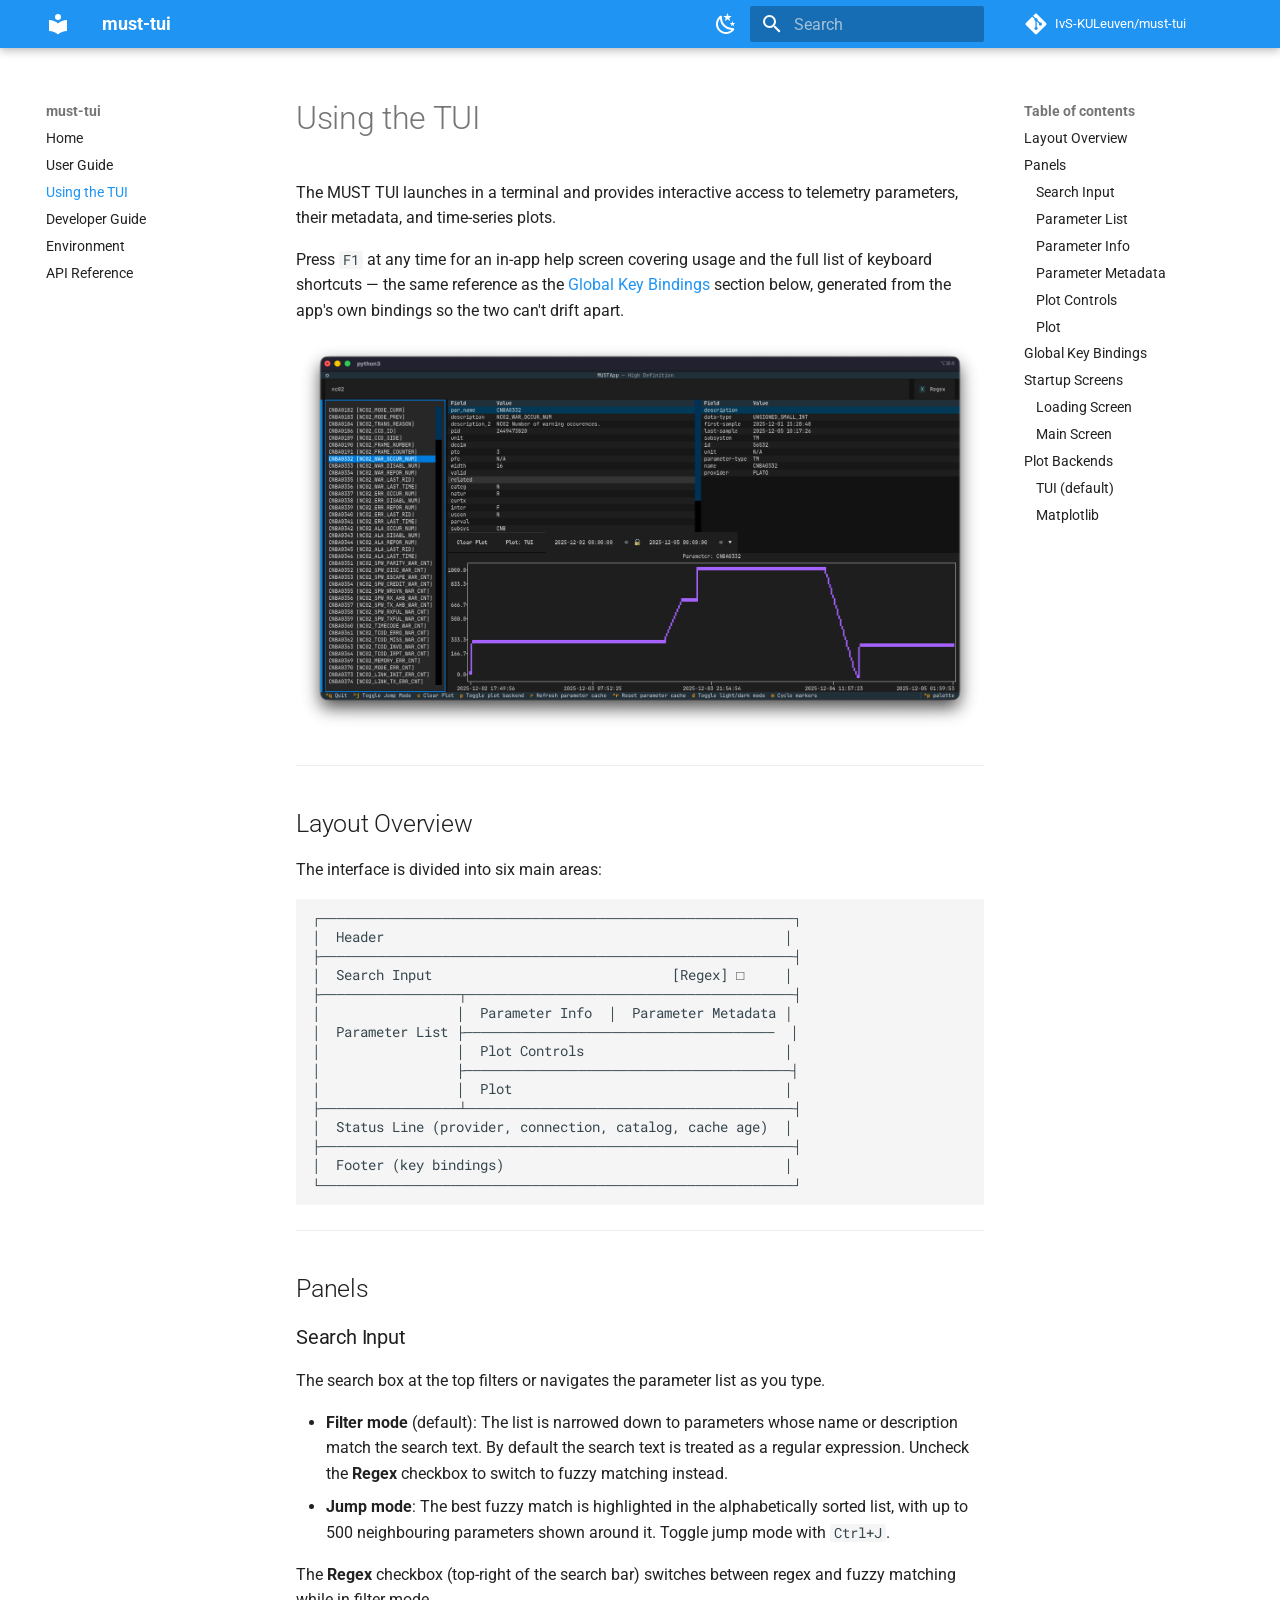
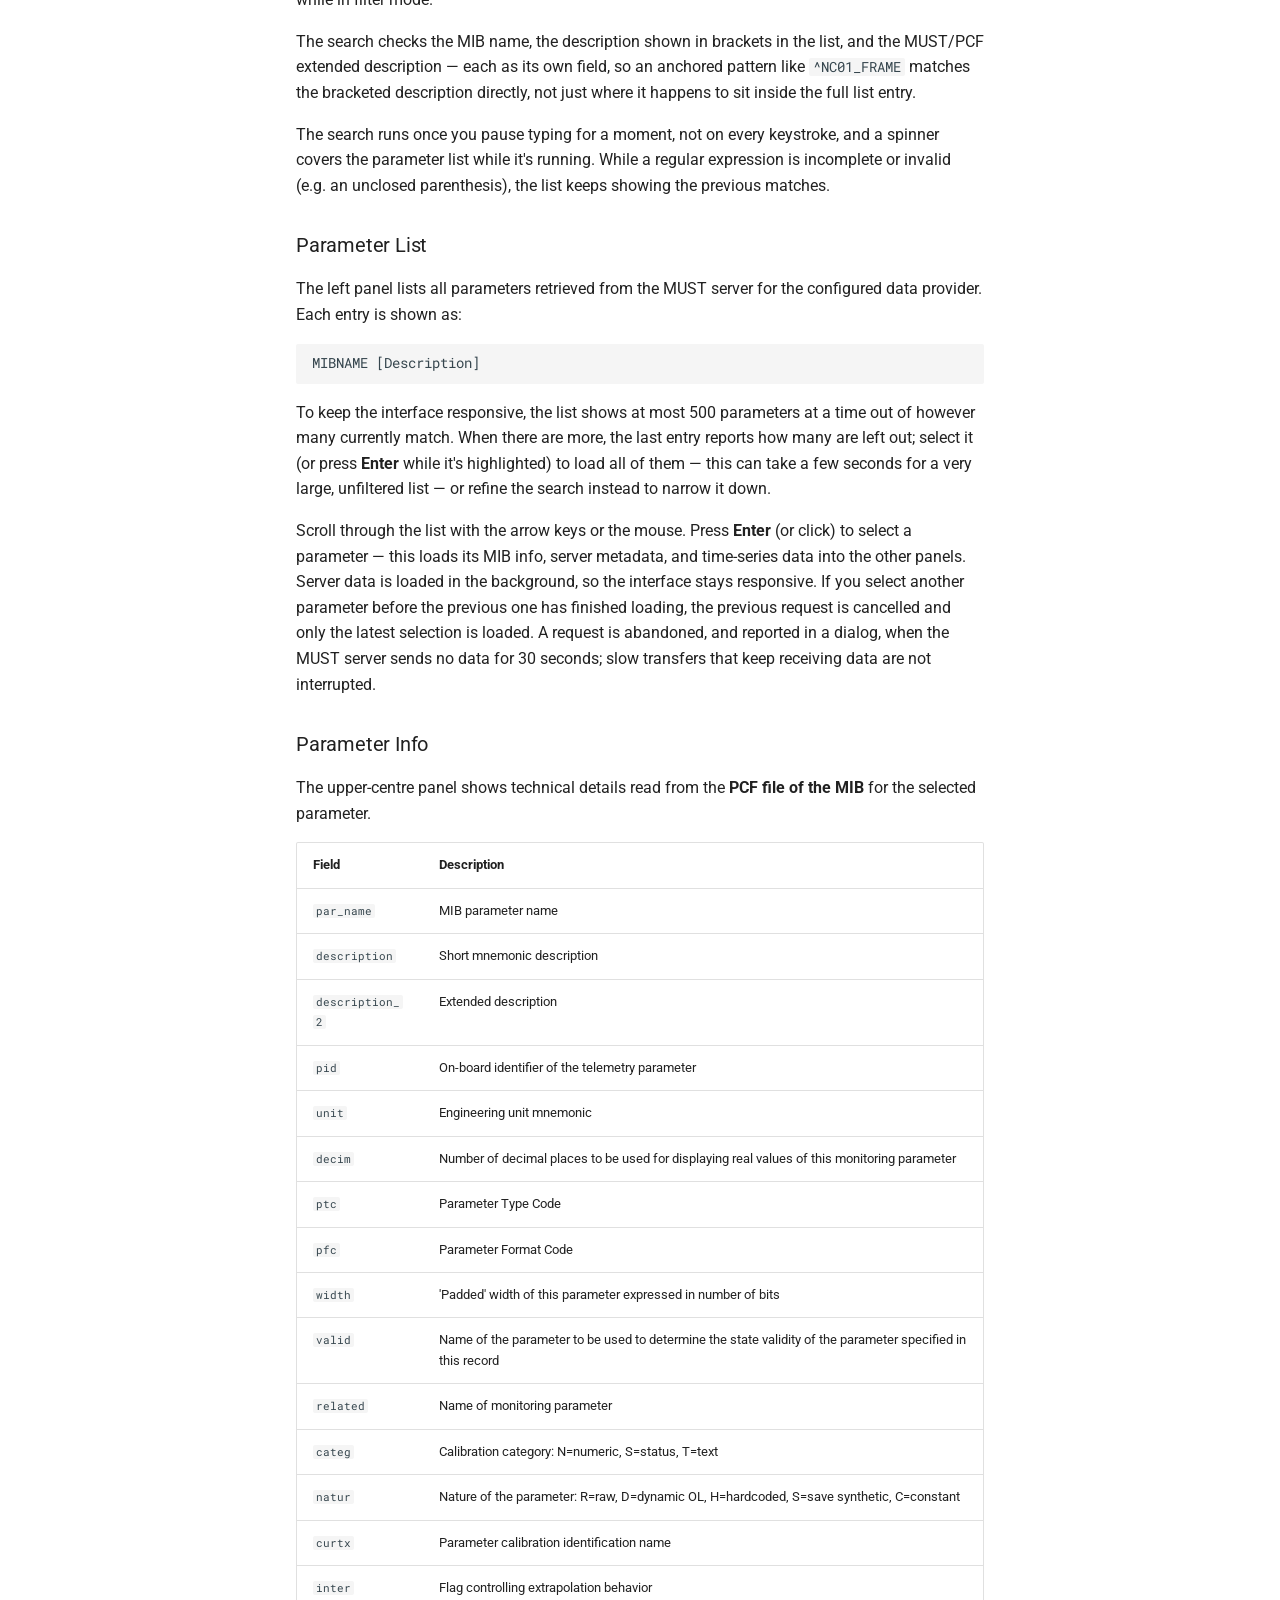
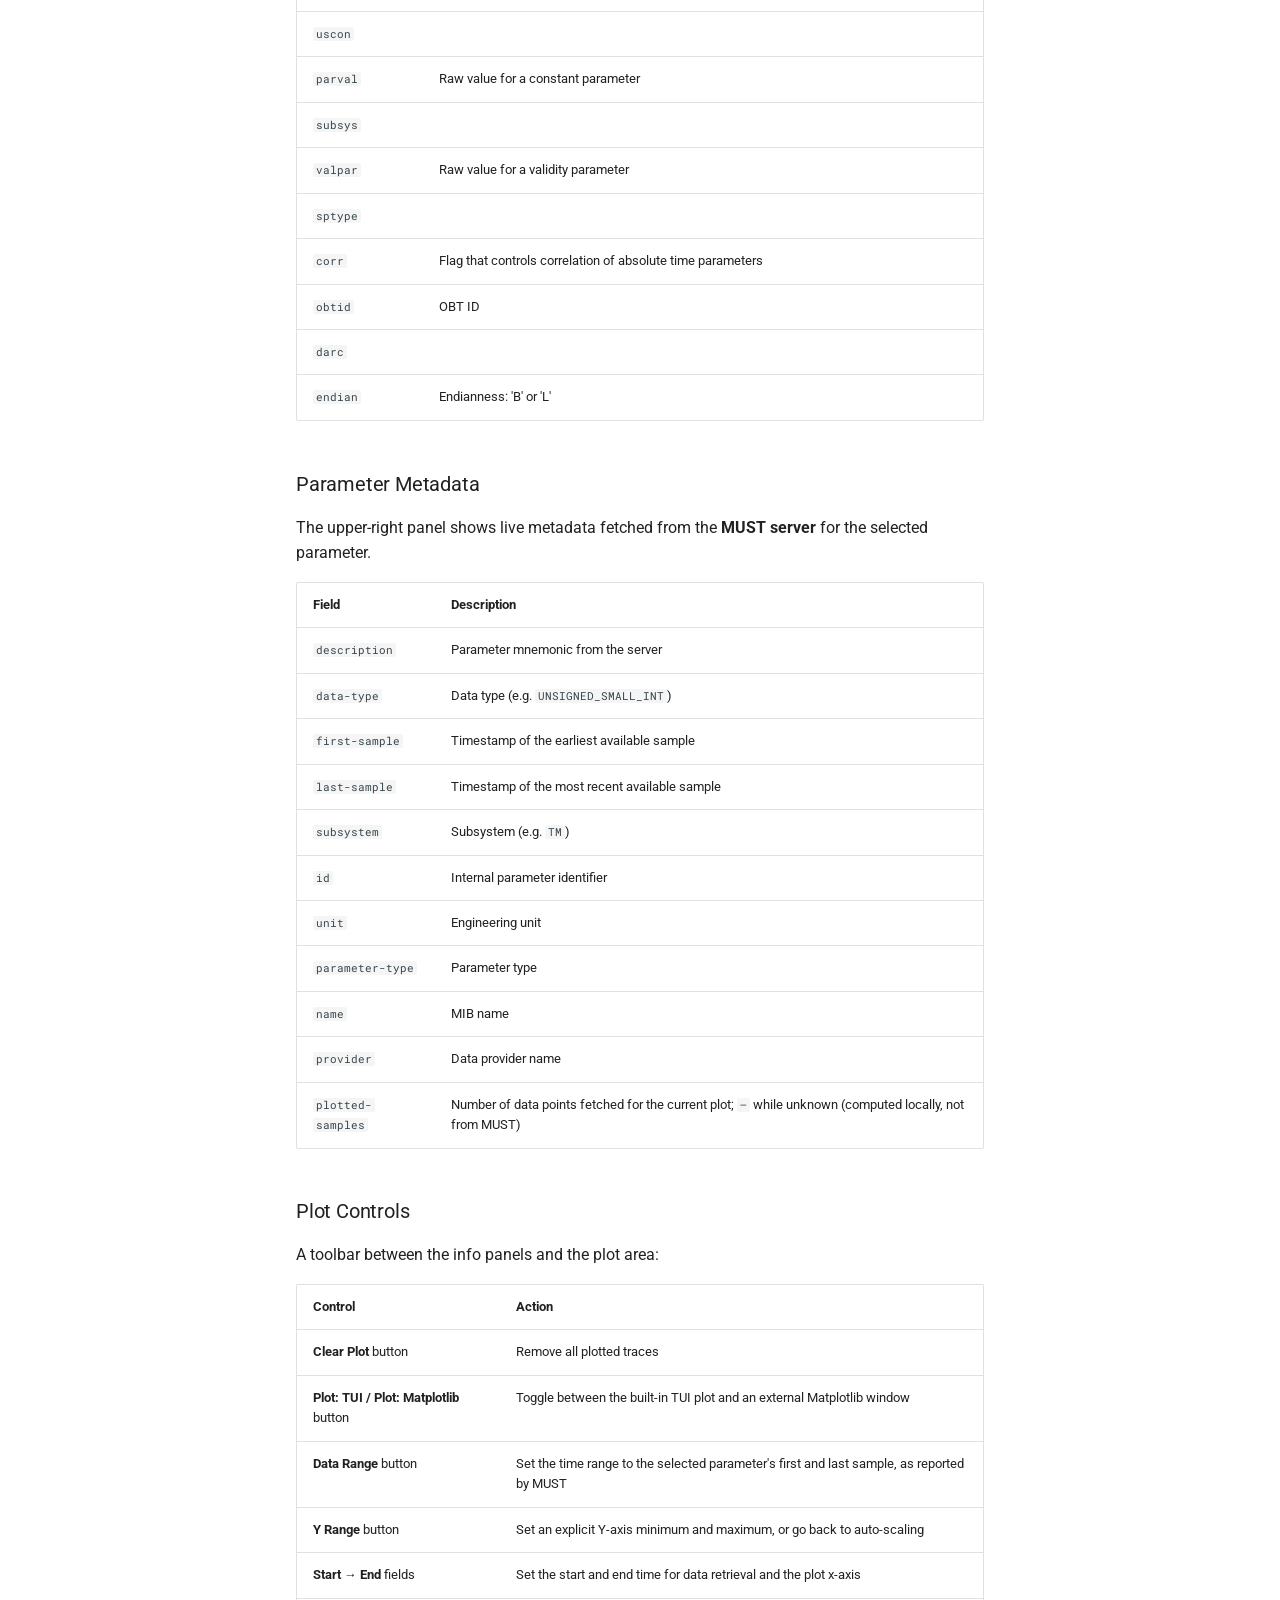
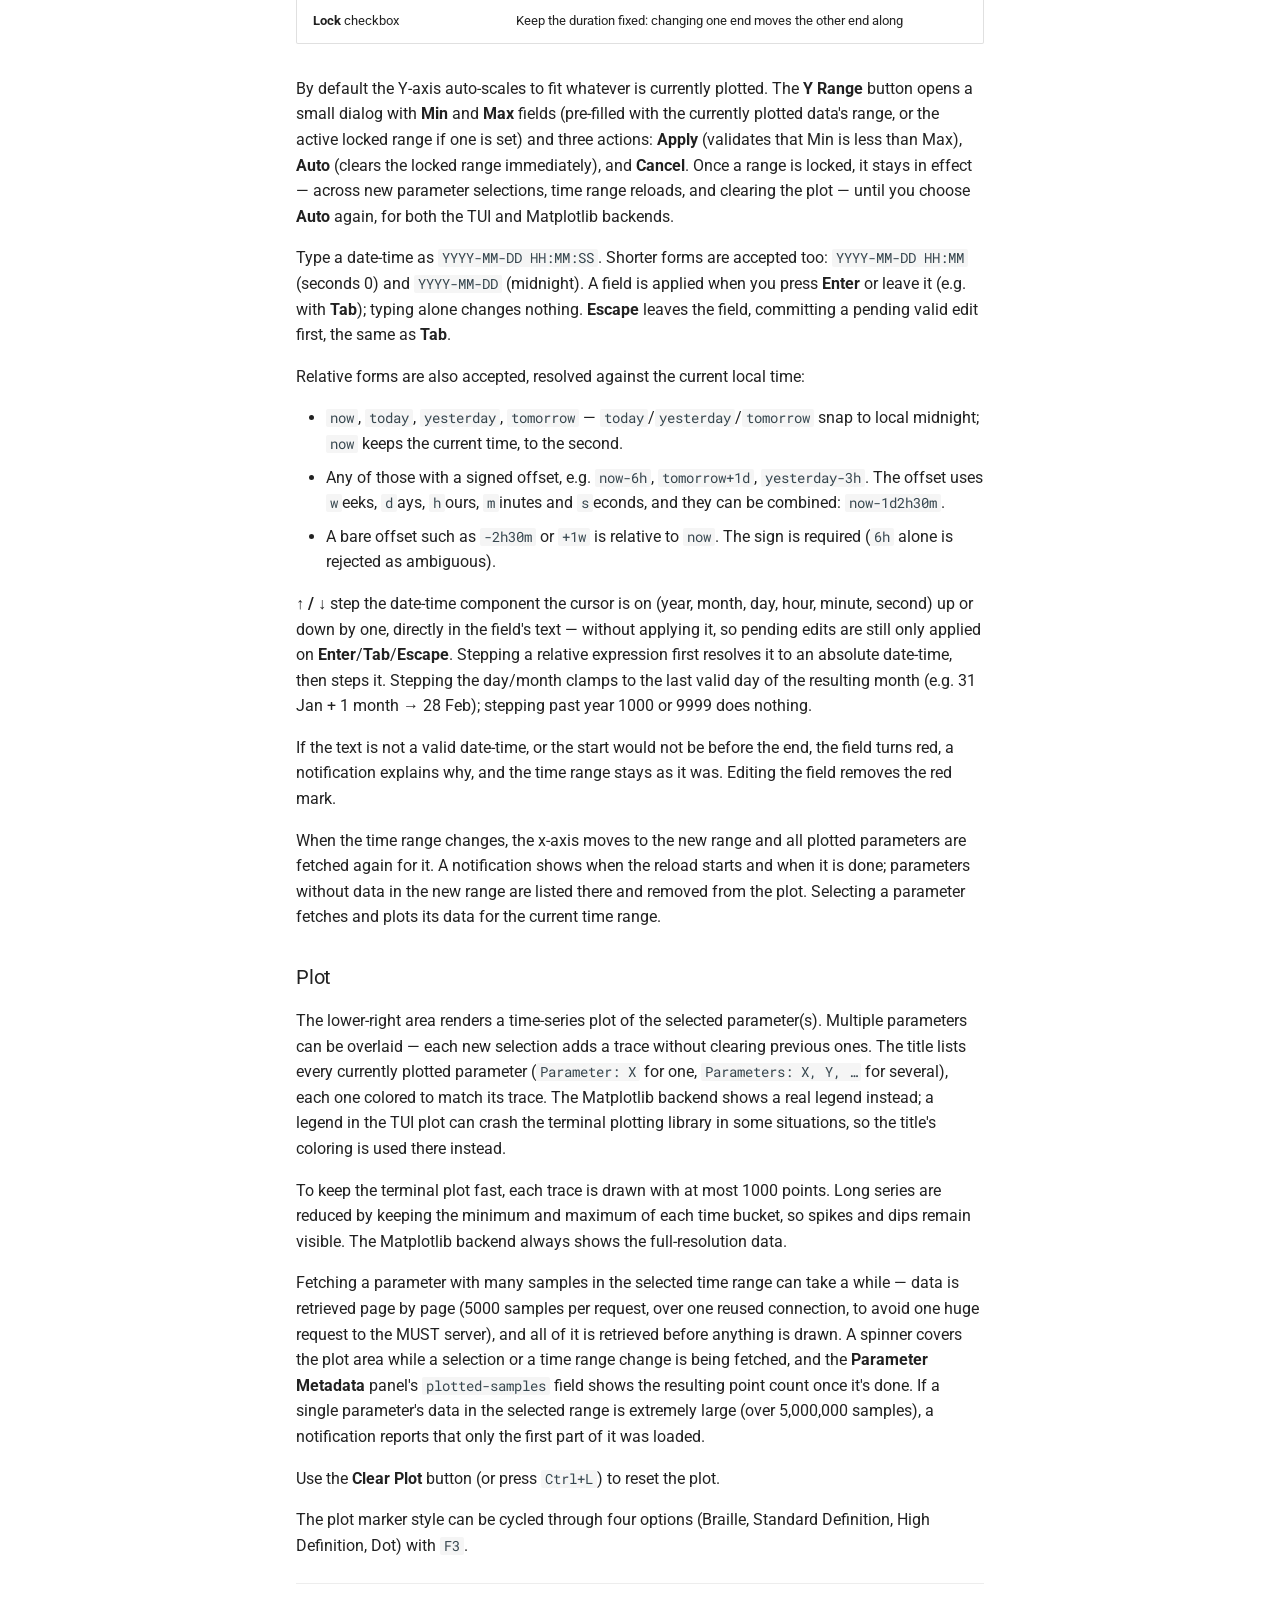
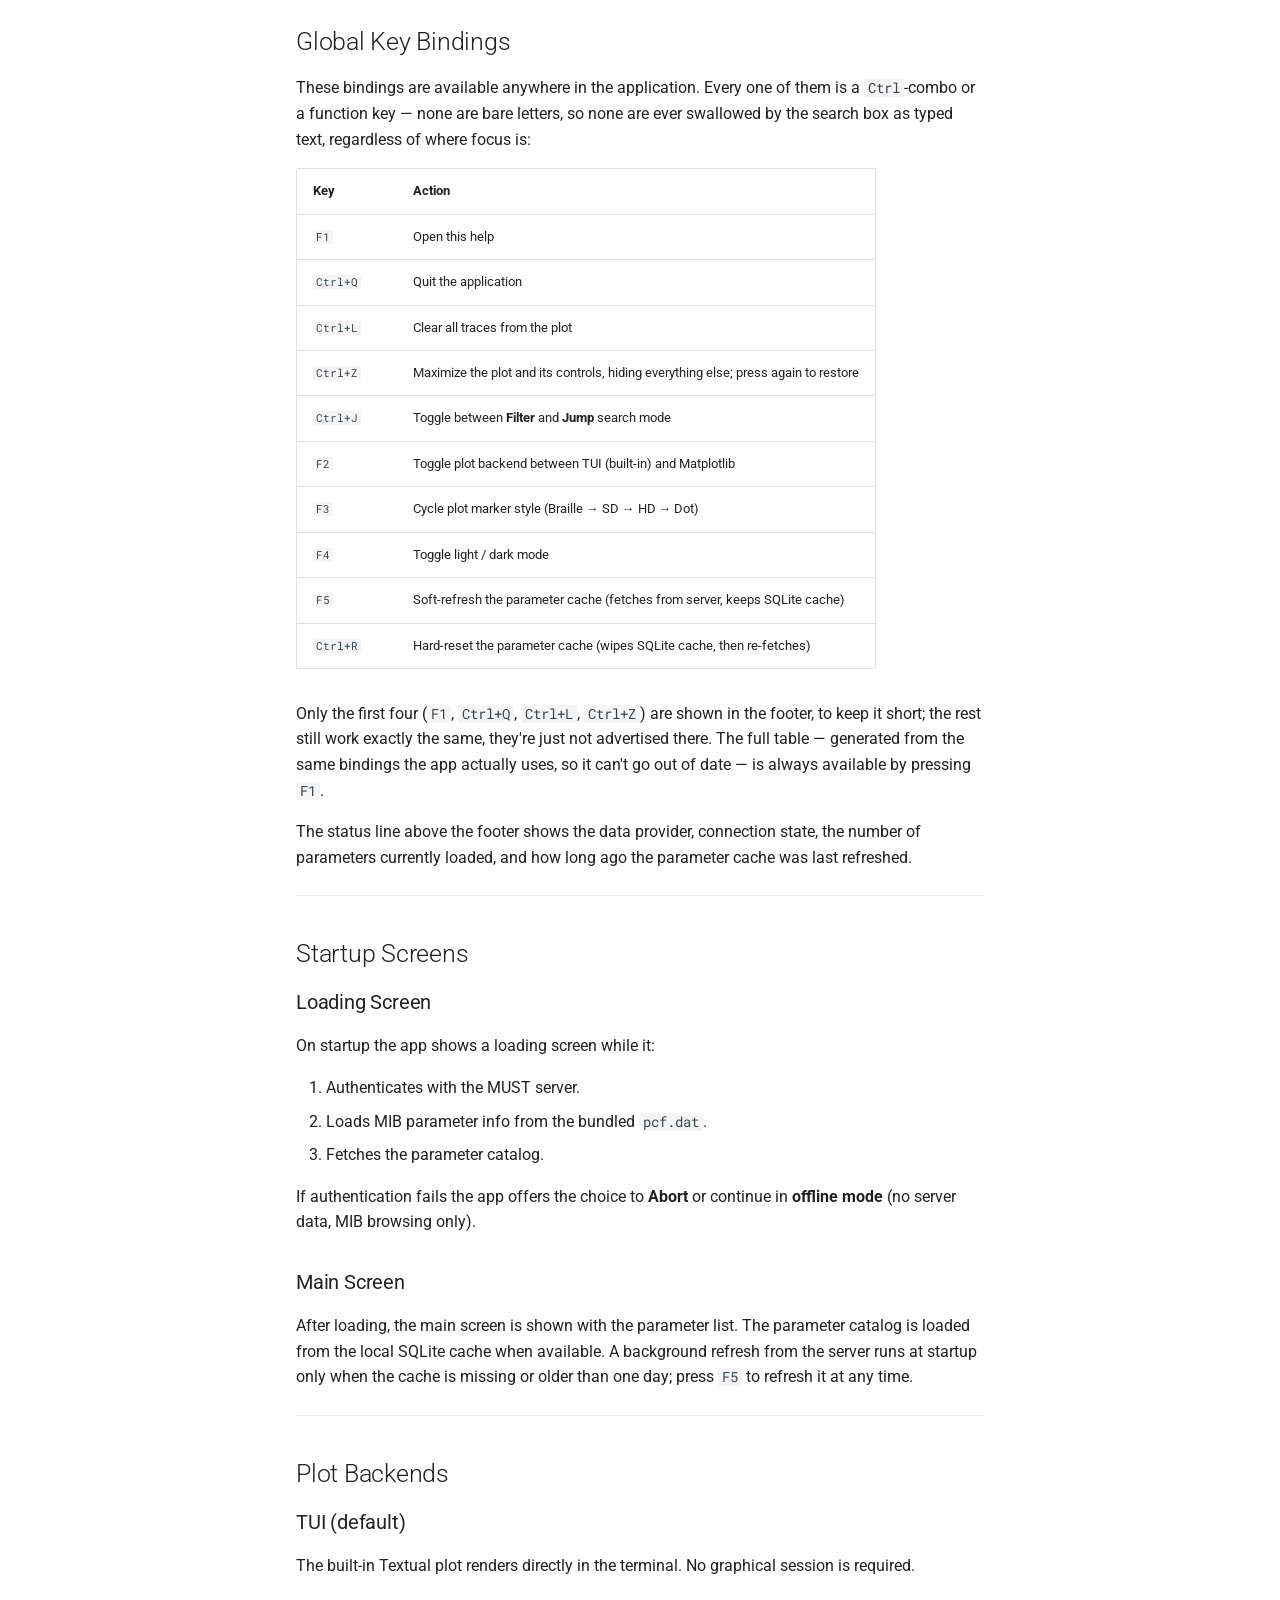
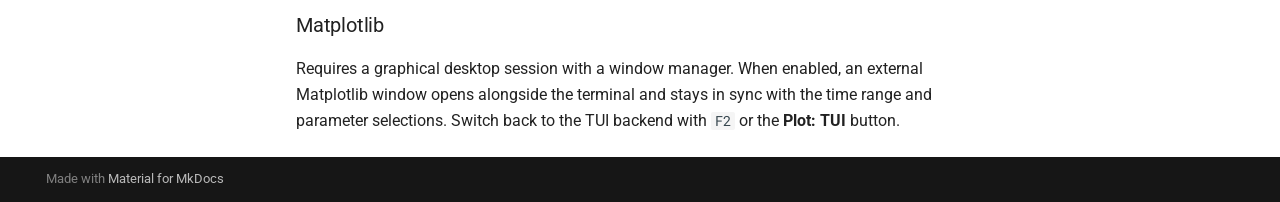
<file: usage/index.html>
<!doctype html>
<html lang="en" class="no-js">
  <head>
    
      <meta charset="utf-8">
      <meta name="viewport" content="width=device-width,initial-scale=1">
      
        <meta name="description" content="Documentation for the must-tui project">
      
      
      
        <link rel="canonical" href="https://ivs-kuleuven.github.io/must-tui/usage/">
      
      
        <link rel="prev" href="../user/">
      
      
        <link rel="next" href="../developer/">
      
      
        
      
      
      <link rel="icon" href="../assets/images/favicon.png">
      <meta name="generator" content="mkdocs-1.6.1, mkdocs-material-9.7.6">
    
    
      
        <title>Using the TUI - must-tui</title>
      
    
    
      <link rel="stylesheet" href="../assets/stylesheets/main.484c7ddc.min.css">
      
        
        <link rel="stylesheet" href="../assets/stylesheets/palette.ab4e12ef.min.css">
      
      


    
    
      
    
    
      
        
        
        <link rel="preconnect" href="https://fonts.gstatic.com" crossorigin>
        <link rel="stylesheet" href="https://fonts.googleapis.com/css?family=Roboto:300,300i,400,400i,700,700i%7CRoboto+Mono:400,400i,700,700i&display=fallback">
        <style>:root{--md-text-font:"Roboto";--md-code-font:"Roboto Mono"}</style>
      
    
    
      <link rel="stylesheet" href="../assets/_mkdocstrings.css">
    
      <link rel="stylesheet" href="../stylesheets/api.css">
    
    <script>__md_scope=new URL("..",location),__md_hash=e=>[...e].reduce(((e,_)=>(e<<5)-e+_.charCodeAt(0)),0),__md_get=(e,_=localStorage,t=__md_scope)=>JSON.parse(_.getItem(t.pathname+"."+e)),__md_set=(e,_,t=localStorage,a=__md_scope)=>{try{t.setItem(a.pathname+"."+e,JSON.stringify(_))}catch(e){}}</script>
    
      

    
    
  </head>
  
  
    
    
      
    
    
    
    
    <body dir="ltr" data-md-color-scheme="default" data-md-color-primary="blue" data-md-color-accent="indigo">
  
    
    <input class="md-toggle" data-md-toggle="drawer" type="checkbox" id="__drawer" autocomplete="off">
    <input class="md-toggle" data-md-toggle="search" type="checkbox" id="__search" autocomplete="off">
    <label class="md-overlay" for="__drawer"></label>
    <div data-md-component="skip">
      
        
        <a href="#using-the-tui" class="md-skip">
          Skip to content
        </a>
      
    </div>
    <div data-md-component="announce">
      
    </div>
    
    
      

  

<header class="md-header md-header--shadow" data-md-component="header">
  <nav class="md-header__inner md-grid" aria-label="Header">
    <a href=".." title="must-tui" class="md-header__button md-logo" aria-label="must-tui" data-md-component="logo">
      
  
  <svg xmlns="http://www.w3.org/2000/svg" viewBox="0 0 24 24"><path d="M12 8a3 3 0 0 0 3-3 3 3 0 0 0-3-3 3 3 0 0 0-3 3 3 3 0 0 0 3 3m0 3.54C9.64 9.35 6.5 8 3 8v11c3.5 0 6.64 1.35 9 3.54 2.36-2.19 5.5-3.54 9-3.54V8c-3.5 0-6.64 1.35-9 3.54"/></svg>

    </a>
    <label class="md-header__button md-icon" for="__drawer">
      
      <svg xmlns="http://www.w3.org/2000/svg" viewBox="0 0 24 24"><path d="M3 6h18v2H3zm0 5h18v2H3zm0 5h18v2H3z"/></svg>
    </label>
    <div class="md-header__title" data-md-component="header-title">
      <div class="md-header__ellipsis">
        <div class="md-header__topic">
          <span class="md-ellipsis">
            must-tui
          </span>
        </div>
        <div class="md-header__topic" data-md-component="header-topic">
          <span class="md-ellipsis">
            
              Using the TUI
            
          </span>
        </div>
      </div>
    </div>
    
      
        <form class="md-header__option" data-md-component="palette">
  
    
    
    
    <input class="md-option" data-md-color-media="(prefers-color-scheme: light)" data-md-color-scheme="default" data-md-color-primary="blue" data-md-color-accent="indigo"  aria-label="Switch to dark mode"  type="radio" name="__palette" id="__palette_0">
    
      <label class="md-header__button md-icon" title="Switch to dark mode" for="__palette_1" hidden>
        <svg xmlns="http://www.w3.org/2000/svg" viewBox="0 0 24 24"><path d="m17.75 4.09-2.53 1.94.91 3.06-2.63-1.81-2.63 1.81.91-3.06-2.53-1.94L12.44 4l1.06-3 1.06 3zm3.5 6.91-1.64 1.25.59 1.98-1.7-1.17-1.7 1.17.59-1.98L15.75 11l2.06-.05L18.5 9l.69 1.95zm-2.28 4.95c.83-.08 1.72 1.1 1.19 1.85-.32.45-.66.87-1.08 1.27C15.17 23 8.84 23 4.94 19.07c-3.91-3.9-3.91-10.24 0-14.14.4-.4.82-.76 1.27-1.08.75-.53 1.93.36 1.85 1.19-.27 2.86.69 5.83 2.89 8.02a9.96 9.96 0 0 0 8.02 2.89m-1.64 2.02a12.08 12.08 0 0 1-7.8-3.47c-2.17-2.19-3.33-5-3.49-7.82-2.81 3.14-2.7 7.96.31 10.98 3.02 3.01 7.84 3.12 10.98.31"/></svg>
      </label>
    
  
    
    
    
    <input class="md-option" data-md-color-media="(prefers-color-scheme: dark)" data-md-color-scheme="slate" data-md-color-primary="blue" data-md-color-accent="indigo"  aria-label="Switch to light mode"  type="radio" name="__palette" id="__palette_1">
    
      <label class="md-header__button md-icon" title="Switch to light mode" for="__palette_0" hidden>
        <svg xmlns="http://www.w3.org/2000/svg" viewBox="0 0 24 24"><path d="M12 7a5 5 0 0 1 5 5 5 5 0 0 1-5 5 5 5 0 0 1-5-5 5 5 0 0 1 5-5m0 2a3 3 0 0 0-3 3 3 3 0 0 0 3 3 3 3 0 0 0 3-3 3 3 0 0 0-3-3m0-7 2.39 3.42C13.65 5.15 12.84 5 12 5s-1.65.15-2.39.42zM3.34 7l4.16-.35A7.2 7.2 0 0 0 5.94 8.5c-.44.74-.69 1.5-.83 2.29zm.02 10 1.76-3.77a7.131 7.131 0 0 0 2.38 4.14zM20.65 7l-1.77 3.79a7.02 7.02 0 0 0-2.38-4.15zm-.01 10-4.14.36c.59-.51 1.12-1.14 1.54-1.86.42-.73.69-1.5.83-2.29zM12 22l-2.41-3.44c.74.27 1.55.44 2.41.44.82 0 1.63-.17 2.37-.44z"/></svg>
      </label>
    
  
</form>
      
    
    
      <script>var palette=__md_get("__palette");if(palette&&palette.color){if("(prefers-color-scheme)"===palette.color.media){var media=matchMedia("(prefers-color-scheme: light)"),input=document.querySelector(media.matches?"[data-md-color-media='(prefers-color-scheme: light)']":"[data-md-color-media='(prefers-color-scheme: dark)']");palette.color.media=input.getAttribute("data-md-color-media"),palette.color.scheme=input.getAttribute("data-md-color-scheme"),palette.color.primary=input.getAttribute("data-md-color-primary"),palette.color.accent=input.getAttribute("data-md-color-accent")}for(var[key,value]of Object.entries(palette.color))document.body.setAttribute("data-md-color-"+key,value)}</script>
    
    
    
      
      
        <label class="md-header__button md-icon" for="__search">
          
          <svg xmlns="http://www.w3.org/2000/svg" viewBox="0 0 24 24"><path d="M9.5 3A6.5 6.5 0 0 1 16 9.5c0 1.61-.59 3.09-1.56 4.23l.27.27h.79l5 5-1.5 1.5-5-5v-.79l-.27-.27A6.52 6.52 0 0 1 9.5 16 6.5 6.5 0 0 1 3 9.5 6.5 6.5 0 0 1 9.5 3m0 2C7 5 5 7 5 9.5S7 14 9.5 14 14 12 14 9.5 12 5 9.5 5"/></svg>
        </label>
        <div class="md-search" data-md-component="search" role="dialog">
  <label class="md-search__overlay" for="__search"></label>
  <div class="md-search__inner" role="search">
    <form class="md-search__form" name="search">
      <input type="text" class="md-search__input" name="query" aria-label="Search" placeholder="Search" autocapitalize="off" autocorrect="off" autocomplete="off" spellcheck="false" data-md-component="search-query" required>
      <label class="md-search__icon md-icon" for="__search">
        
        <svg xmlns="http://www.w3.org/2000/svg" viewBox="0 0 24 24"><path d="M9.5 3A6.5 6.5 0 0 1 16 9.5c0 1.61-.59 3.09-1.56 4.23l.27.27h.79l5 5-1.5 1.5-5-5v-.79l-.27-.27A6.52 6.52 0 0 1 9.5 16 6.5 6.5 0 0 1 3 9.5 6.5 6.5 0 0 1 9.5 3m0 2C7 5 5 7 5 9.5S7 14 9.5 14 14 12 14 9.5 12 5 9.5 5"/></svg>
        
        <svg xmlns="http://www.w3.org/2000/svg" viewBox="0 0 24 24"><path d="M20 11v2H8l5.5 5.5-1.42 1.42L4.16 12l7.92-7.92L13.5 5.5 8 11z"/></svg>
      </label>
      <nav class="md-search__options" aria-label="Search">
        
        <button type="reset" class="md-search__icon md-icon" title="Clear" aria-label="Clear" tabindex="-1">
          
          <svg xmlns="http://www.w3.org/2000/svg" viewBox="0 0 24 24"><path d="M19 6.41 17.59 5 12 10.59 6.41 5 5 6.41 10.59 12 5 17.59 6.41 19 12 13.41 17.59 19 19 17.59 13.41 12z"/></svg>
        </button>
      </nav>
      
    </form>
    <div class="md-search__output">
      <div class="md-search__scrollwrap" tabindex="0" data-md-scrollfix>
        <div class="md-search-result" data-md-component="search-result">
          <div class="md-search-result__meta">
            Initializing search
          </div>
          <ol class="md-search-result__list" role="presentation"></ol>
        </div>
      </div>
    </div>
  </div>
</div>
      
    
    
      <div class="md-header__source">
        <a href="https://github.com/IvS-KULeuven/must-tui" title="Go to repository" class="md-source" data-md-component="source">
  <div class="md-source__icon md-icon">
    
    <svg xmlns="http://www.w3.org/2000/svg" viewBox="0 0 448 512"><!--! Font Awesome Free 7.1.0 by @fontawesome - https://fontawesome.com License - https://fontawesome.com/license/free (Icons: CC BY 4.0, Fonts: SIL OFL 1.1, Code: MIT License) Copyright 2025 Fonticons, Inc.--><path d="M439.6 236.1 244 40.5c-5.4-5.5-12.8-8.5-20.4-8.5s-15 3-20.4 8.4L162.5 81l51.5 51.5c27.1-9.1 52.7 16.8 43.4 43.7l49.7 49.7c34.2-11.8 61.2 31 35.5 56.7-26.5 26.5-70.2-2.9-56-37.3L240.3 199v121.9c25.3 12.5 22.3 41.8 9.1 55-6.4 6.4-15.2 10.1-24.3 10.1s-17.8-3.6-24.3-10.1c-17.6-17.6-11.1-46.9 11.2-56v-123c-20.8-8.5-24.6-30.7-18.6-45L142.6 101 8.5 235.1C3 240.6 0 247.9 0 255.5s3 15 8.5 20.4l195.6 195.7c5.4 5.4 12.7 8.4 20.4 8.4s15-3 20.4-8.4l194.7-194.7c5.4-5.4 8.4-12.8 8.4-20.4s-3-15-8.4-20.4"/></svg>
  </div>
  <div class="md-source__repository">
    IvS-KULeuven/must-tui
  </div>
</a>
      </div>
    
  </nav>
  
</header>
    
    <div class="md-container" data-md-component="container">
      
      
        
          
        
      
      <main class="md-main" data-md-component="main">
        <div class="md-main__inner md-grid">
          
            
              
              <div class="md-sidebar md-sidebar--primary" data-md-component="sidebar" data-md-type="navigation" >
                <div class="md-sidebar__scrollwrap">
                  <div class="md-sidebar__inner">
                    



<nav class="md-nav md-nav--primary" aria-label="Navigation" data-md-level="0">
  <label class="md-nav__title" for="__drawer">
    <a href=".." title="must-tui" class="md-nav__button md-logo" aria-label="must-tui" data-md-component="logo">
      
  
  <svg xmlns="http://www.w3.org/2000/svg" viewBox="0 0 24 24"><path d="M12 8a3 3 0 0 0 3-3 3 3 0 0 0-3-3 3 3 0 0 0-3 3 3 3 0 0 0 3 3m0 3.54C9.64 9.35 6.5 8 3 8v11c3.5 0 6.64 1.35 9 3.54 2.36-2.19 5.5-3.54 9-3.54V8c-3.5 0-6.64 1.35-9 3.54"/></svg>

    </a>
    must-tui
  </label>
  
    <div class="md-nav__source">
      <a href="https://github.com/IvS-KULeuven/must-tui" title="Go to repository" class="md-source" data-md-component="source">
  <div class="md-source__icon md-icon">
    
    <svg xmlns="http://www.w3.org/2000/svg" viewBox="0 0 448 512"><!--! Font Awesome Free 7.1.0 by @fontawesome - https://fontawesome.com License - https://fontawesome.com/license/free (Icons: CC BY 4.0, Fonts: SIL OFL 1.1, Code: MIT License) Copyright 2025 Fonticons, Inc.--><path d="M439.6 236.1 244 40.5c-5.4-5.5-12.8-8.5-20.4-8.5s-15 3-20.4 8.4L162.5 81l51.5 51.5c27.1-9.1 52.7 16.8 43.4 43.7l49.7 49.7c34.2-11.8 61.2 31 35.5 56.7-26.5 26.5-70.2-2.9-56-37.3L240.3 199v121.9c25.3 12.5 22.3 41.8 9.1 55-6.4 6.4-15.2 10.1-24.3 10.1s-17.8-3.6-24.3-10.1c-17.6-17.6-11.1-46.9 11.2-56v-123c-20.8-8.5-24.6-30.7-18.6-45L142.6 101 8.5 235.1C3 240.6 0 247.9 0 255.5s3 15 8.5 20.4l195.6 195.7c5.4 5.4 12.7 8.4 20.4 8.4s15-3 20.4-8.4l194.7-194.7c5.4-5.4 8.4-12.8 8.4-20.4s-3-15-8.4-20.4"/></svg>
  </div>
  <div class="md-source__repository">
    IvS-KULeuven/must-tui
  </div>
</a>
    </div>
  
  <ul class="md-nav__list" data-md-scrollfix>
    
      
      
  
  
  
  
    <li class="md-nav__item">
      <a href=".." class="md-nav__link">
        
  
  
  <span class="md-ellipsis">
    
  
    Home
  

    
  </span>
  
  

      </a>
    </li>
  

    
      
      
  
  
  
  
    <li class="md-nav__item">
      <a href="../user/" class="md-nav__link">
        
  
  
  <span class="md-ellipsis">
    
  
    User Guide
  

    
  </span>
  
  

      </a>
    </li>
  

    
      
      
  
  
    
  
  
  
    <li class="md-nav__item md-nav__item--active">
      
      <input class="md-nav__toggle md-toggle" type="checkbox" id="__toc">
      
      
        
      
      
        <label class="md-nav__link md-nav__link--active" for="__toc">
          
  
  
  <span class="md-ellipsis">
    
  
    Using the TUI
  

    
  </span>
  
  

          <span class="md-nav__icon md-icon"></span>
        </label>
      
      <a href="./" class="md-nav__link md-nav__link--active">
        
  
  
  <span class="md-ellipsis">
    
  
    Using the TUI
  

    
  </span>
  
  

      </a>
      
        

<nav class="md-nav md-nav--secondary" aria-label="Table of contents">
  
  
  
    
  
  
    <label class="md-nav__title" for="__toc">
      <span class="md-nav__icon md-icon"></span>
      Table of contents
    </label>
    <ul class="md-nav__list" data-md-component="toc" data-md-scrollfix>
      
        <li class="md-nav__item">
  <a href="#layout-overview" class="md-nav__link">
    <span class="md-ellipsis">
      
        Layout Overview
      
    </span>
  </a>
  
</li>
      
        <li class="md-nav__item">
  <a href="#panels" class="md-nav__link">
    <span class="md-ellipsis">
      
        Panels
      
    </span>
  </a>
  
    <nav class="md-nav" aria-label="Panels">
      <ul class="md-nav__list">
        
          <li class="md-nav__item">
  <a href="#search-input" class="md-nav__link">
    <span class="md-ellipsis">
      
        Search Input
      
    </span>
  </a>
  
</li>
        
          <li class="md-nav__item">
  <a href="#parameter-list" class="md-nav__link">
    <span class="md-ellipsis">
      
        Parameter List
      
    </span>
  </a>
  
</li>
        
          <li class="md-nav__item">
  <a href="#parameter-info" class="md-nav__link">
    <span class="md-ellipsis">
      
        Parameter Info
      
    </span>
  </a>
  
</li>
        
          <li class="md-nav__item">
  <a href="#parameter-metadata" class="md-nav__link">
    <span class="md-ellipsis">
      
        Parameter Metadata
      
    </span>
  </a>
  
</li>
        
          <li class="md-nav__item">
  <a href="#plot-controls" class="md-nav__link">
    <span class="md-ellipsis">
      
        Plot Controls
      
    </span>
  </a>
  
</li>
        
          <li class="md-nav__item">
  <a href="#plot" class="md-nav__link">
    <span class="md-ellipsis">
      
        Plot
      
    </span>
  </a>
  
</li>
        
      </ul>
    </nav>
  
</li>
      
        <li class="md-nav__item">
  <a href="#global-key-bindings" class="md-nav__link">
    <span class="md-ellipsis">
      
        Global Key Bindings
      
    </span>
  </a>
  
</li>
      
        <li class="md-nav__item">
  <a href="#startup-screens" class="md-nav__link">
    <span class="md-ellipsis">
      
        Startup Screens
      
    </span>
  </a>
  
    <nav class="md-nav" aria-label="Startup Screens">
      <ul class="md-nav__list">
        
          <li class="md-nav__item">
  <a href="#loading-screen" class="md-nav__link">
    <span class="md-ellipsis">
      
        Loading Screen
      
    </span>
  </a>
  
</li>
        
          <li class="md-nav__item">
  <a href="#main-screen" class="md-nav__link">
    <span class="md-ellipsis">
      
        Main Screen
      
    </span>
  </a>
  
</li>
        
      </ul>
    </nav>
  
</li>
      
        <li class="md-nav__item">
  <a href="#plot-backends" class="md-nav__link">
    <span class="md-ellipsis">
      
        Plot Backends
      
    </span>
  </a>
  
    <nav class="md-nav" aria-label="Plot Backends">
      <ul class="md-nav__list">
        
          <li class="md-nav__item">
  <a href="#tui-default" class="md-nav__link">
    <span class="md-ellipsis">
      
        TUI (default)
      
    </span>
  </a>
  
</li>
        
          <li class="md-nav__item">
  <a href="#matplotlib" class="md-nav__link">
    <span class="md-ellipsis">
      
        Matplotlib
      
    </span>
  </a>
  
</li>
        
      </ul>
    </nav>
  
</li>
      
    </ul>
  
</nav>
      
    </li>
  

    
      
      
  
  
  
  
    <li class="md-nav__item">
      <a href="../developer/" class="md-nav__link">
        
  
  
  <span class="md-ellipsis">
    
  
    Developer Guide
  

    
  </span>
  
  

      </a>
    </li>
  

    
      
      
  
  
  
  
    <li class="md-nav__item">
      <a href="../env/" class="md-nav__link">
        
  
  
  <span class="md-ellipsis">
    
  
    Environment
  

    
  </span>
  
  

      </a>
    </li>
  

    
      
      
  
  
  
  
    <li class="md-nav__item">
      <a href="../api/" class="md-nav__link">
        
  
  
  <span class="md-ellipsis">
    
  
    API Reference
  

    
  </span>
  
  

      </a>
    </li>
  

    
  </ul>
</nav>
                  </div>
                </div>
              </div>
            
            
              
              <div class="md-sidebar md-sidebar--secondary" data-md-component="sidebar" data-md-type="toc" >
                <div class="md-sidebar__scrollwrap">
                  <div class="md-sidebar__inner">
                    

<nav class="md-nav md-nav--secondary" aria-label="Table of contents">
  
  
  
    
  
  
    <label class="md-nav__title" for="__toc">
      <span class="md-nav__icon md-icon"></span>
      Table of contents
    </label>
    <ul class="md-nav__list" data-md-component="toc" data-md-scrollfix>
      
        <li class="md-nav__item">
  <a href="#layout-overview" class="md-nav__link">
    <span class="md-ellipsis">
      
        Layout Overview
      
    </span>
  </a>
  
</li>
      
        <li class="md-nav__item">
  <a href="#panels" class="md-nav__link">
    <span class="md-ellipsis">
      
        Panels
      
    </span>
  </a>
  
    <nav class="md-nav" aria-label="Panels">
      <ul class="md-nav__list">
        
          <li class="md-nav__item">
  <a href="#search-input" class="md-nav__link">
    <span class="md-ellipsis">
      
        Search Input
      
    </span>
  </a>
  
</li>
        
          <li class="md-nav__item">
  <a href="#parameter-list" class="md-nav__link">
    <span class="md-ellipsis">
      
        Parameter List
      
    </span>
  </a>
  
</li>
        
          <li class="md-nav__item">
  <a href="#parameter-info" class="md-nav__link">
    <span class="md-ellipsis">
      
        Parameter Info
      
    </span>
  </a>
  
</li>
        
          <li class="md-nav__item">
  <a href="#parameter-metadata" class="md-nav__link">
    <span class="md-ellipsis">
      
        Parameter Metadata
      
    </span>
  </a>
  
</li>
        
          <li class="md-nav__item">
  <a href="#plot-controls" class="md-nav__link">
    <span class="md-ellipsis">
      
        Plot Controls
      
    </span>
  </a>
  
</li>
        
          <li class="md-nav__item">
  <a href="#plot" class="md-nav__link">
    <span class="md-ellipsis">
      
        Plot
      
    </span>
  </a>
  
</li>
        
      </ul>
    </nav>
  
</li>
      
        <li class="md-nav__item">
  <a href="#global-key-bindings" class="md-nav__link">
    <span class="md-ellipsis">
      
        Global Key Bindings
      
    </span>
  </a>
  
</li>
      
        <li class="md-nav__item">
  <a href="#startup-screens" class="md-nav__link">
    <span class="md-ellipsis">
      
        Startup Screens
      
    </span>
  </a>
  
    <nav class="md-nav" aria-label="Startup Screens">
      <ul class="md-nav__list">
        
          <li class="md-nav__item">
  <a href="#loading-screen" class="md-nav__link">
    <span class="md-ellipsis">
      
        Loading Screen
      
    </span>
  </a>
  
</li>
        
          <li class="md-nav__item">
  <a href="#main-screen" class="md-nav__link">
    <span class="md-ellipsis">
      
        Main Screen
      
    </span>
  </a>
  
</li>
        
      </ul>
    </nav>
  
</li>
      
        <li class="md-nav__item">
  <a href="#plot-backends" class="md-nav__link">
    <span class="md-ellipsis">
      
        Plot Backends
      
    </span>
  </a>
  
    <nav class="md-nav" aria-label="Plot Backends">
      <ul class="md-nav__list">
        
          <li class="md-nav__item">
  <a href="#tui-default" class="md-nav__link">
    <span class="md-ellipsis">
      
        TUI (default)
      
    </span>
  </a>
  
</li>
        
          <li class="md-nav__item">
  <a href="#matplotlib" class="md-nav__link">
    <span class="md-ellipsis">
      
        Matplotlib
      
    </span>
  </a>
  
</li>
        
      </ul>
    </nav>
  
</li>
      
    </ul>
  
</nav>
                  </div>
                </div>
              </div>
            
          
          
            <div class="md-content" data-md-component="content">
              
              <article class="md-content__inner md-typeset">
                
                  


  
  


<h1 id="using-the-tui">Using the TUI<a class="headerlink" href="#using-the-tui" title="Permanent link">&para;</a></h1>
<p>The MUST TUI launches in a terminal and provides interactive access to telemetry parameters,
their metadata, and time-series plots.</p>
<p>Press <code>F1</code> at any time for an in-app help screen covering usage and the full list of keyboard
shortcuts — the same reference as the <a href="#global-key-bindings">Global Key Bindings</a> section below,
generated from the app's own bindings so the two can't drift apart.</p>
<p><img alt="MUSTApp TUI screenshot" src="../images/mustapp-tui.png" /></p>
<hr />
<h2 id="layout-overview">Layout Overview<a class="headerlink" href="#layout-overview" title="Permanent link">&para;</a></h2>
<p>The interface is divided into six main areas:</p>
<pre><code>┌──────────────────────────────────────────────────────────┐
│  Header                                                  │
├──────────────────────────────────────────────────────────┤
│  Search Input                              [Regex] □     │
├─────────────────┬────────────────────────────────────────┤
│                 │  Parameter Info  │  Parameter Metadata │
│  Parameter List ├──────────────────────────────────────  │
│                 │  Plot Controls                         │
│                 ├────────────────────────────────────────┤
│                 │  Plot                                  │
├─────────────────┴────────────────────────────────────────┤
│  Status Line (provider, connection, catalog, cache age)  │
├──────────────────────────────────────────────────────────┤
│  Footer (key bindings)                                   │
└──────────────────────────────────────────────────────────┘
</code></pre>
<hr />
<h2 id="panels">Panels<a class="headerlink" href="#panels" title="Permanent link">&para;</a></h2>
<h3 id="search-input">Search Input<a class="headerlink" href="#search-input" title="Permanent link">&para;</a></h3>
<p>The search box at the top filters or navigates the parameter list as you type.</p>
<ul>
<li><strong>Filter mode</strong> (default): The list is narrowed down to parameters whose name or description
  match the search text.  By default the search text is treated as a regular expression.
  Uncheck the <strong>Regex</strong> checkbox to switch to fuzzy matching instead.</li>
<li><strong>Jump mode</strong>: The best fuzzy match is highlighted in the alphabetically sorted list, with up to
  500 neighbouring parameters shown around it. Toggle jump mode with <code>Ctrl+J</code>.</li>
</ul>
<p>The <strong>Regex</strong> checkbox (top-right of the search bar) switches between regex and fuzzy matching
while in filter mode.</p>
<p>The search checks the MIB name, the description shown in brackets in the list, and the MUST/PCF
extended description — each as its own field, so an anchored pattern like <code>^NC01_FRAME</code> matches
the bracketed description directly, not just where it happens to sit inside the full list entry.</p>
<p>The search runs once you pause typing for a moment, not on every keystroke, and a spinner covers
the parameter list while it's running. While a regular expression is incomplete or invalid (e.g.
an unclosed parenthesis), the list keeps showing the previous matches.</p>
<h3 id="parameter-list">Parameter List<a class="headerlink" href="#parameter-list" title="Permanent link">&para;</a></h3>
<p>The left panel lists all parameters retrieved from the MUST server for the configured data
provider.  Each entry is shown as:</p>
<pre><code>MIBNAME [Description]
</code></pre>
<p>To keep the interface responsive, the list shows at most 500 parameters at a time out of however
many currently match. When there are more, the last entry reports how many are left out; select it
(or press <strong>Enter</strong> while it's highlighted) to load all of them — this can take a few seconds for a
very large, unfiltered list — or refine the search instead to narrow it down.</p>
<p>Scroll through the list with the arrow keys or the mouse. Press <strong>Enter</strong> (or click) to select
a parameter — this loads its MIB info, server metadata, and time-series data into the other panels.
Server data is loaded in the background, so the interface stays responsive. If you select another
parameter before the previous one has finished loading, the previous request is cancelled and only
the latest selection is loaded. A request is abandoned, and reported in a dialog, when the MUST
server sends no data for 30 seconds; slow transfers that keep receiving data are not interrupted.</p>
<h3 id="parameter-info">Parameter Info<a class="headerlink" href="#parameter-info" title="Permanent link">&para;</a></h3>
<p>The upper-centre panel shows technical details read from the <strong>PCF file of the MIB</strong> for the
selected parameter.</p>
<table>
<thead>
<tr>
<th>Field</th>
<th>Description</th>
</tr>
</thead>
<tbody>
<tr>
<td><code>par_name</code></td>
<td>MIB parameter name</td>
</tr>
<tr>
<td><code>description</code></td>
<td>Short mnemonic description</td>
</tr>
<tr>
<td><code>description_2</code></td>
<td>Extended description</td>
</tr>
<tr>
<td><code>pid</code></td>
<td>On-board identifier of the telemetry parameter</td>
</tr>
<tr>
<td><code>unit</code></td>
<td>Engineering unit mnemonic</td>
</tr>
<tr>
<td><code>decim</code></td>
<td>Number of decimal places to be used for displaying real values of this monitoring parameter</td>
</tr>
<tr>
<td><code>ptc</code></td>
<td>Parameter Type Code</td>
</tr>
<tr>
<td><code>pfc</code></td>
<td>Parameter Format Code</td>
</tr>
<tr>
<td><code>width</code></td>
<td>'Padded' width of this parameter expressed in number of bits</td>
</tr>
<tr>
<td><code>valid</code></td>
<td>Name of the parameter to be used to determine the state validity of the parameter specified in this record</td>
</tr>
<tr>
<td><code>related</code></td>
<td>Name of monitoring parameter</td>
</tr>
<tr>
<td><code>categ</code></td>
<td>Calibration category: N=numeric, S=status, T=text</td>
</tr>
<tr>
<td><code>natur</code></td>
<td>Nature of the parameter: R=raw, D=dynamic OL, H=hardcoded, S=save synthetic, C=constant</td>
</tr>
<tr>
<td><code>curtx</code></td>
<td>Parameter calibration identification name</td>
</tr>
<tr>
<td><code>inter</code></td>
<td>Flag controlling extrapolation behavior</td>
</tr>
<tr>
<td><code>uscon</code></td>
<td></td>
</tr>
<tr>
<td><code>parval</code></td>
<td>Raw value for a constant parameter</td>
</tr>
<tr>
<td><code>subsys</code></td>
<td></td>
</tr>
<tr>
<td><code>valpar</code></td>
<td>Raw value for a validity parameter</td>
</tr>
<tr>
<td><code>sptype</code></td>
<td></td>
</tr>
<tr>
<td><code>corr</code></td>
<td>Flag that controls correlation of absolute time parameters</td>
</tr>
<tr>
<td><code>obtid</code></td>
<td>OBT ID</td>
</tr>
<tr>
<td><code>darc</code></td>
<td></td>
</tr>
<tr>
<td><code>endian</code></td>
<td>Endianness: 'B' or 'L'</td>
</tr>
</tbody>
</table>
<h3 id="parameter-metadata">Parameter Metadata<a class="headerlink" href="#parameter-metadata" title="Permanent link">&para;</a></h3>
<p>The upper-right panel shows live metadata fetched from the <strong>MUST server</strong> for the selected
parameter.</p>
<table>
<thead>
<tr>
<th>Field</th>
<th>Description</th>
</tr>
</thead>
<tbody>
<tr>
<td><code>description</code></td>
<td>Parameter mnemonic from the server</td>
</tr>
<tr>
<td><code>data-type</code></td>
<td>Data type (e.g. <code>UNSIGNED_SMALL_INT</code>)</td>
</tr>
<tr>
<td><code>first-sample</code></td>
<td>Timestamp of the earliest available sample</td>
</tr>
<tr>
<td><code>last-sample</code></td>
<td>Timestamp of the most recent available sample</td>
</tr>
<tr>
<td><code>subsystem</code></td>
<td>Subsystem (e.g. <code>TM</code>)</td>
</tr>
<tr>
<td><code>id</code></td>
<td>Internal parameter identifier</td>
</tr>
<tr>
<td><code>unit</code></td>
<td>Engineering unit</td>
</tr>
<tr>
<td><code>parameter-type</code></td>
<td>Parameter type</td>
</tr>
<tr>
<td><code>name</code></td>
<td>MIB name</td>
</tr>
<tr>
<td><code>provider</code></td>
<td>Data provider name</td>
</tr>
<tr>
<td><code>plotted-samples</code></td>
<td>Number of data points fetched for the current plot; <code>–</code> while unknown (computed locally, not from MUST)</td>
</tr>
</tbody>
</table>
<h3 id="plot-controls">Plot Controls<a class="headerlink" href="#plot-controls" title="Permanent link">&para;</a></h3>
<p>A toolbar between the info panels and the plot area:</p>
<table>
<thead>
<tr>
<th>Control</th>
<th>Action</th>
</tr>
</thead>
<tbody>
<tr>
<td><strong>Clear Plot</strong> button</td>
<td>Remove all plotted traces</td>
</tr>
<tr>
<td><strong>Plot: TUI / Plot: Matplotlib</strong> button</td>
<td>Toggle between the built-in TUI plot and an external Matplotlib window</td>
</tr>
<tr>
<td><strong>Data Range</strong> button</td>
<td>Set the time range to the selected parameter's first and last sample, as reported by MUST</td>
</tr>
<tr>
<td><strong>Y Range</strong> button</td>
<td>Set an explicit Y-axis minimum and maximum, or go back to auto-scaling</td>
</tr>
<tr>
<td><strong>Start → End</strong> fields</td>
<td>Set the start and end time for data retrieval and the plot x-axis</td>
</tr>
<tr>
<td><strong>Lock</strong> checkbox</td>
<td>Keep the duration fixed: changing one end moves the other end along</td>
</tr>
</tbody>
</table>
<p>By default the Y-axis auto-scales to fit whatever is currently plotted. The <strong>Y Range</strong> button opens
a small dialog with <strong>Min</strong> and <strong>Max</strong> fields (pre-filled with the currently plotted data's range,
or the active locked range if one is set) and three actions: <strong>Apply</strong> (validates that Min is less
than Max), <strong>Auto</strong> (clears the locked range immediately), and <strong>Cancel</strong>. Once a range is locked,
it stays in effect — across new parameter selections, time range reloads, and clearing the plot —
until you choose <strong>Auto</strong> again, for both the TUI and Matplotlib backends.</p>
<p>Type a date-time as <code>YYYY-MM-DD HH:MM:SS</code>. Shorter forms are accepted too: <code>YYYY-MM-DD HH:MM</code>
(seconds 0) and <code>YYYY-MM-DD</code> (midnight). A field is applied when you press <strong>Enter</strong> or leave it
(e.g. with <strong>Tab</strong>); typing alone changes nothing. <strong>Escape</strong> leaves the field, committing a
pending valid edit first, the same as <strong>Tab</strong>.</p>
<p>Relative forms are also accepted, resolved against the current local time:</p>
<ul>
<li><code>now</code>, <code>today</code>, <code>yesterday</code>, <code>tomorrow</code> — <code>today</code>/<code>yesterday</code>/<code>tomorrow</code> snap to local midnight;
  <code>now</code> keeps the current time, to the second.</li>
<li>Any of those with a signed offset, e.g. <code>now-6h</code>, <code>tomorrow+1d</code>, <code>yesterday-3h</code>. The offset uses
  <code>w</code>eeks, <code>d</code>ays, <code>h</code>ours, <code>m</code>inutes and <code>s</code>econds, and they can be combined: <code>now-1d2h30m</code>.</li>
<li>A bare offset such as <code>-2h30m</code> or <code>+1w</code> is relative to <code>now</code>. The sign is required (<code>6h</code> alone is
  rejected as ambiguous).</li>
</ul>
<p><strong>↑ / ↓</strong> step the date-time component the cursor is on (year, month, day, hour, minute, second) up
or down by one, directly in the field's text — without applying it, so pending edits are still only
applied on <strong>Enter</strong>/<strong>Tab</strong>/<strong>Escape</strong>. Stepping a relative expression first resolves it to an
absolute date-time, then steps it. Stepping the day/month clamps to the last valid day of the
resulting month (e.g. 31 Jan + 1 month → 28 Feb); stepping past year 1000 or 9999 does nothing.</p>
<p>If the text is not a valid date-time, or the start would not be before the end, the field turns red,
a notification explains why, and the time range stays as it was. Editing the field removes the red
mark.</p>
<p>When the time range changes, the x-axis moves to the new range and all plotted parameters are
fetched again for it. A notification shows when the reload starts and when it is done; parameters
without data in the new range are listed there and removed from the plot. Selecting a parameter
fetches and plots its data for the current time range.</p>
<h3 id="plot">Plot<a class="headerlink" href="#plot" title="Permanent link">&para;</a></h3>
<p>The lower-right area renders a time-series plot of the selected parameter(s).  Multiple
parameters can be overlaid — each new selection adds a trace without clearing previous ones.
The title lists every currently plotted parameter (<code>Parameter: X</code> for one, <code>Parameters: X, Y, …</code>
for several), each one colored to match its trace. The Matplotlib backend shows a real legend
instead; a legend in the TUI plot can crash the terminal plotting library in some situations, so
the title's coloring is used there instead.</p>
<p>To keep the terminal plot fast, each trace is drawn with at most 1000 points. Long series are
reduced by keeping the minimum and maximum of each time bucket, so spikes and dips remain
visible. The Matplotlib backend always shows the full-resolution data.</p>
<p>Fetching a parameter with many samples in the selected time range can take a while — data is
retrieved page by page (5000 samples per request, over one reused connection, to avoid one huge
request to the MUST server), and all of it is retrieved before anything is drawn. A spinner covers
the plot area while a selection or a time range change is being fetched, and the <strong>Parameter
Metadata</strong> panel's <code>plotted-samples</code> field shows the resulting point count once it's done. If a
single parameter's data in the selected range is extremely large (over 5,000,000 samples), a
notification reports that only the first part of it was loaded.</p>
<p>Use the <strong>Clear Plot</strong> button (or press <code>Ctrl+L</code>) to reset the plot.</p>
<p>The plot marker style can be cycled through four options (Braille, Standard Definition, High
Definition, Dot) with <code>F3</code>.</p>
<hr />
<h2 id="global-key-bindings">Global Key Bindings<a class="headerlink" href="#global-key-bindings" title="Permanent link">&para;</a></h2>
<p>These bindings are available anywhere in the application. Every one of them is a <code>Ctrl</code>-combo or a
function key — none are bare letters, so none are ever swallowed by the search box as typed text,
regardless of where focus is:</p>
<table>
<thead>
<tr>
<th>Key</th>
<th>Action</th>
</tr>
</thead>
<tbody>
<tr>
<td><code>F1</code></td>
<td>Open this help</td>
</tr>
<tr>
<td><code>Ctrl+Q</code></td>
<td>Quit the application</td>
</tr>
<tr>
<td><code>Ctrl+L</code></td>
<td>Clear all traces from the plot</td>
</tr>
<tr>
<td><code>Ctrl+Z</code></td>
<td>Maximize the plot and its controls, hiding everything else; press again to restore</td>
</tr>
<tr>
<td><code>Ctrl+J</code></td>
<td>Toggle between <strong>Filter</strong> and <strong>Jump</strong> search mode</td>
</tr>
<tr>
<td><code>F2</code></td>
<td>Toggle plot backend between TUI (built-in) and Matplotlib</td>
</tr>
<tr>
<td><code>F3</code></td>
<td>Cycle plot marker style (Braille → SD → HD → Dot)</td>
</tr>
<tr>
<td><code>F4</code></td>
<td>Toggle light / dark mode</td>
</tr>
<tr>
<td><code>F5</code></td>
<td>Soft-refresh the parameter cache (fetches from server, keeps SQLite cache)</td>
</tr>
<tr>
<td><code>Ctrl+R</code></td>
<td>Hard-reset the parameter cache (wipes SQLite cache, then re-fetches)</td>
</tr>
</tbody>
</table>
<p>Only the first four (<code>F1</code>, <code>Ctrl+Q</code>, <code>Ctrl+L</code>, <code>Ctrl+Z</code>) are shown in the footer, to keep it short;
the rest still work exactly the same, they're just not advertised there. The full table — generated
from the same bindings the app actually uses, so it can't go out of date — is always available by
pressing <code>F1</code>.</p>
<p>The status line above the footer shows the data provider, connection state, the number of
parameters currently loaded, and how long ago the parameter cache was last refreshed.</p>
<hr />
<h2 id="startup-screens">Startup Screens<a class="headerlink" href="#startup-screens" title="Permanent link">&para;</a></h2>
<h3 id="loading-screen">Loading Screen<a class="headerlink" href="#loading-screen" title="Permanent link">&para;</a></h3>
<p>On startup the app shows a loading screen while it:</p>
<ol>
<li>Authenticates with the MUST server.</li>
<li>Loads MIB parameter info from the bundled <code>pcf.dat</code>.</li>
<li>Fetches the parameter catalog.</li>
</ol>
<p>If authentication fails the app offers the choice to <strong>Abort</strong> or continue in <strong>offline mode</strong>
(no server data, MIB browsing only).</p>
<h3 id="main-screen">Main Screen<a class="headerlink" href="#main-screen" title="Permanent link">&para;</a></h3>
<p>After loading, the main screen is shown with the parameter list.  The parameter catalog is
loaded from the local SQLite cache when available. A background refresh from the server runs at
startup only when the cache is missing or older than one day; press <code>F5</code> to refresh it at any time.</p>
<hr />
<h2 id="plot-backends">Plot Backends<a class="headerlink" href="#plot-backends" title="Permanent link">&para;</a></h2>
<h3 id="tui-default">TUI (default)<a class="headerlink" href="#tui-default" title="Permanent link">&para;</a></h3>
<p>The built-in Textual plot renders directly in the terminal.  No graphical session is required.</p>
<h3 id="matplotlib">Matplotlib<a class="headerlink" href="#matplotlib" title="Permanent link">&para;</a></h3>
<p>Requires a graphical desktop session with a window manager.  When enabled, an external
Matplotlib window opens alongside the terminal and stays in sync with the time range and
parameter selections.  Switch back to the TUI backend with <code>F2</code> or the <strong>Plot: TUI</strong> button.</p>












                
              </article>
            </div>
          
          
<script>var target=document.getElementById(location.hash.slice(1));target&&target.name&&(target.checked=target.name.startsWith("__tabbed_"))</script>
        </div>
        
      </main>
      
        <footer class="md-footer">
  
  <div class="md-footer-meta md-typeset">
    <div class="md-footer-meta__inner md-grid">
      <div class="md-copyright">
  
  
    Made with
    <a href="https://squidfunk.github.io/mkdocs-material/" target="_blank" rel="noopener">
      Material for MkDocs
    </a>
  
</div>
      
    </div>
  </div>
</footer>
      
    </div>
    <div class="md-dialog" data-md-component="dialog">
      <div class="md-dialog__inner md-typeset"></div>
    </div>
    
    
    
      
      
      <script id="__config" type="application/json">{"annotate": null, "base": "..", "features": [], "search": "../assets/javascripts/workers/search.2c215733.min.js", "tags": null, "translations": {"clipboard.copied": "Copied to clipboard", "clipboard.copy": "Copy to clipboard", "search.result.more.one": "1 more on this page", "search.result.more.other": "# more on this page", "search.result.none": "No matching documents", "search.result.one": "1 matching document", "search.result.other": "# matching documents", "search.result.placeholder": "Type to start searching", "search.result.term.missing": "Missing", "select.version": "Select version"}, "version": null}</script>
    
    
      <script src="../assets/javascripts/bundle.79ae519e.min.js"></script>
      
    
  </body>
</html>
</file>
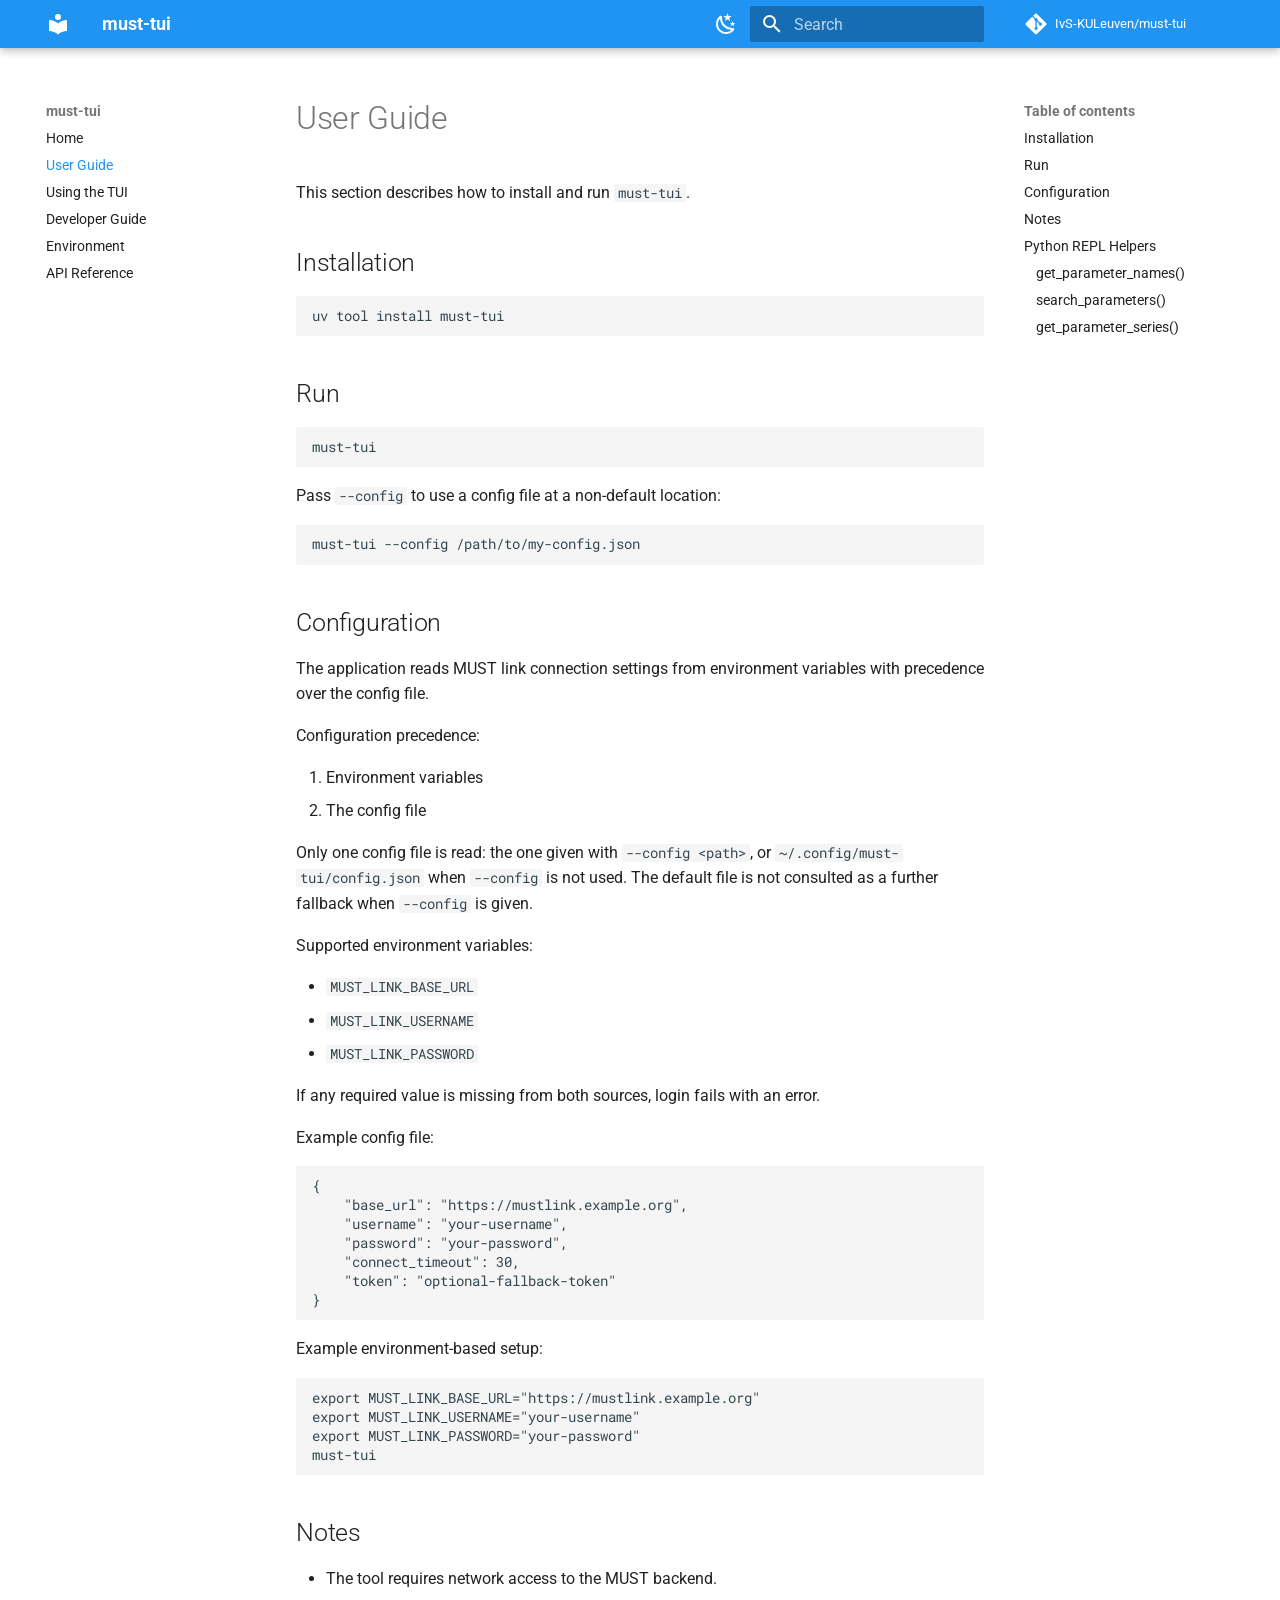
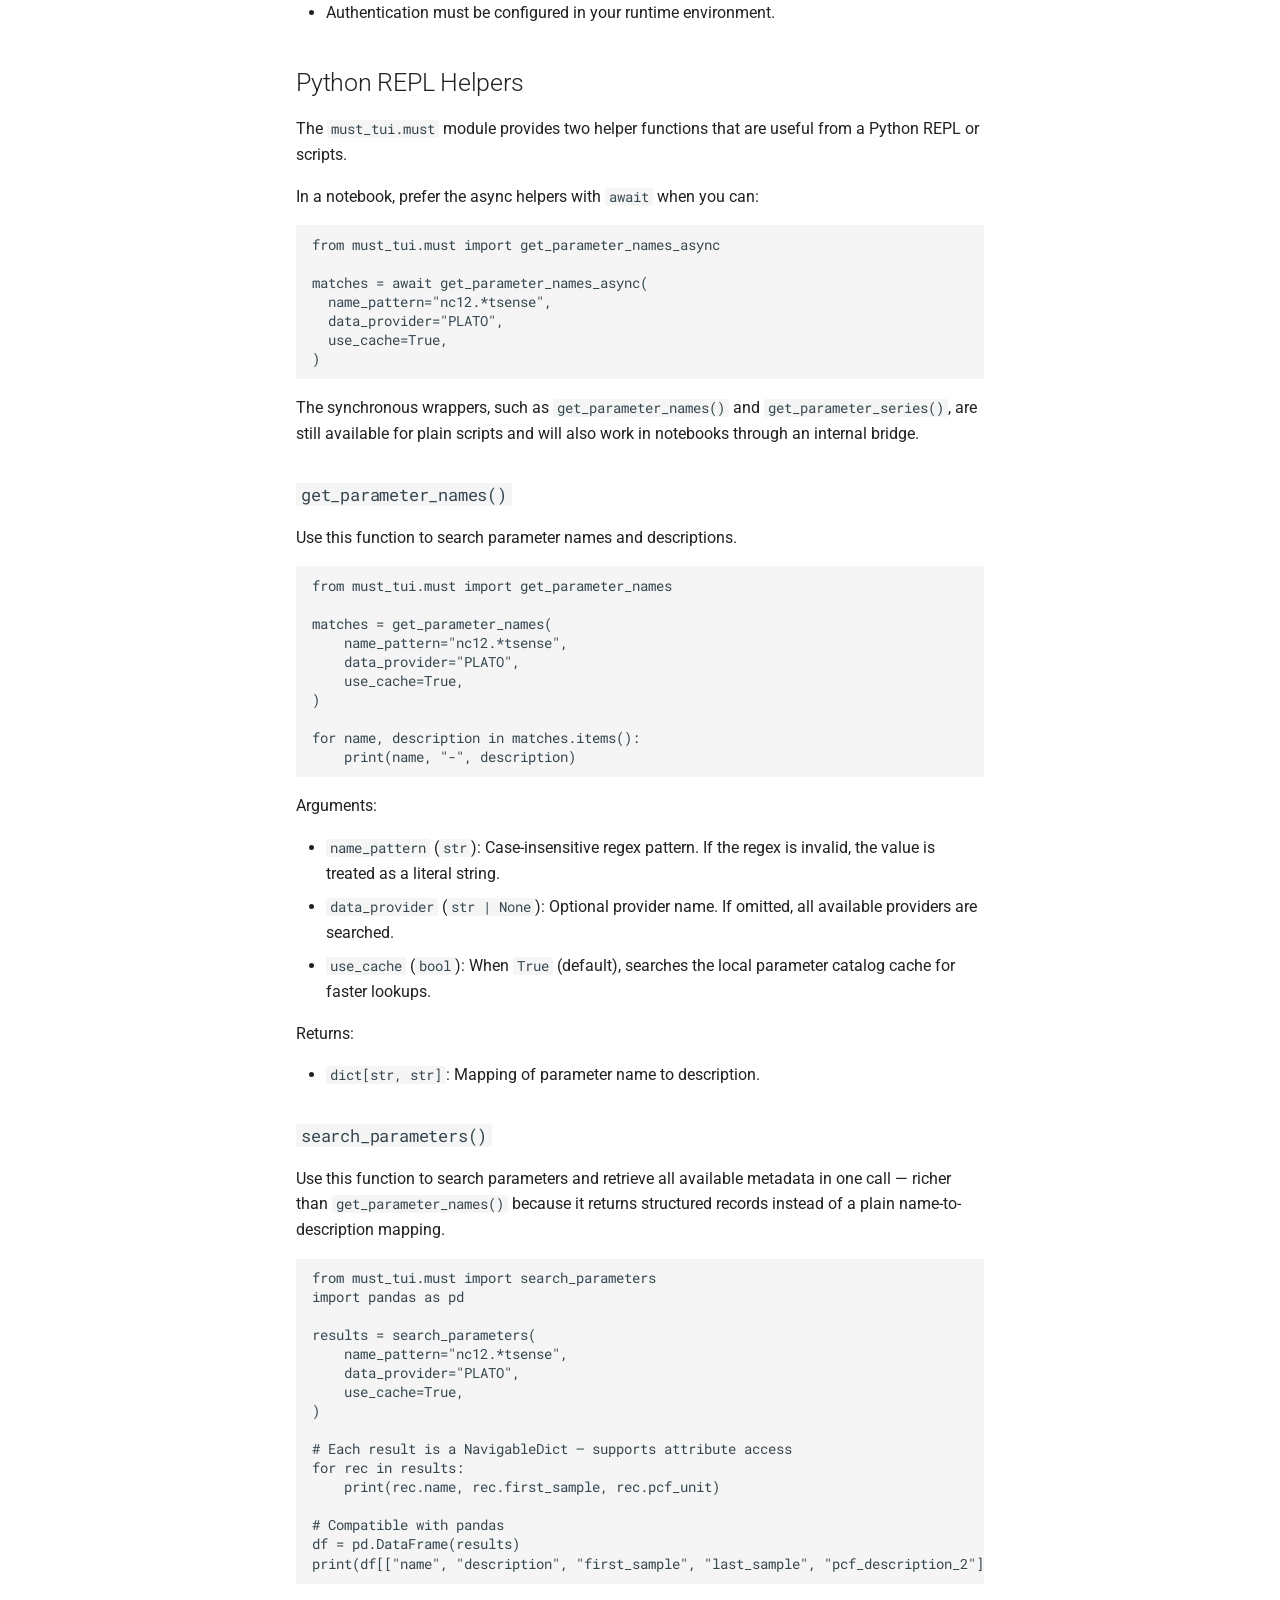
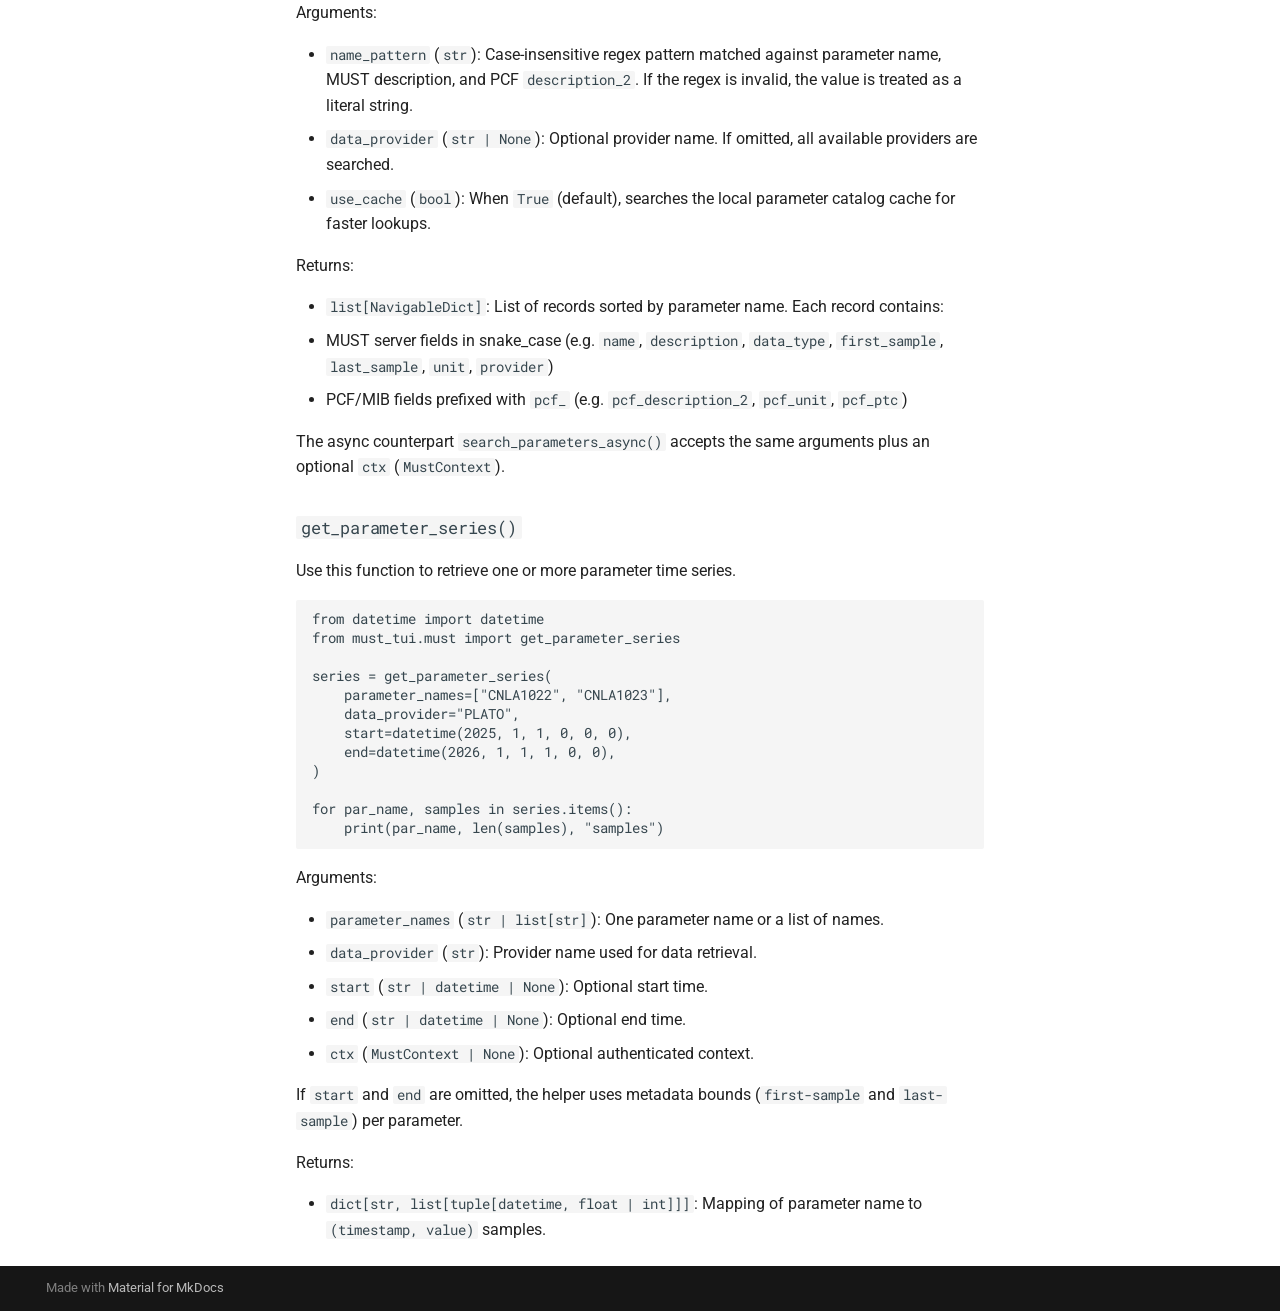
<file: user/index.html>
<!doctype html>
<html lang="en" class="no-js">
  <head>
    
      <meta charset="utf-8">
      <meta name="viewport" content="width=device-width,initial-scale=1">
      
        <meta name="description" content="Documentation for the must-tui project">
      
      
      
        <link rel="canonical" href="https://ivs-kuleuven.github.io/must-tui/user/">
      
      
        <link rel="prev" href="..">
      
      
        <link rel="next" href="../usage/">
      
      
        
      
      
      <link rel="icon" href="../assets/images/favicon.png">
      <meta name="generator" content="mkdocs-1.6.1, mkdocs-material-9.7.6">
    
    
      
        <title>User Guide - must-tui</title>
      
    
    
      <link rel="stylesheet" href="../assets/stylesheets/main.484c7ddc.min.css">
      
        
        <link rel="stylesheet" href="../assets/stylesheets/palette.ab4e12ef.min.css">
      
      


    
    
      
    
    
      
        
        
        <link rel="preconnect" href="https://fonts.gstatic.com" crossorigin>
        <link rel="stylesheet" href="https://fonts.googleapis.com/css?family=Roboto:300,300i,400,400i,700,700i%7CRoboto+Mono:400,400i,700,700i&display=fallback">
        <style>:root{--md-text-font:"Roboto";--md-code-font:"Roboto Mono"}</style>
      
    
    
      <link rel="stylesheet" href="../assets/_mkdocstrings.css">
    
      <link rel="stylesheet" href="../stylesheets/api.css">
    
    <script>__md_scope=new URL("..",location),__md_hash=e=>[...e].reduce(((e,_)=>(e<<5)-e+_.charCodeAt(0)),0),__md_get=(e,_=localStorage,t=__md_scope)=>JSON.parse(_.getItem(t.pathname+"."+e)),__md_set=(e,_,t=localStorage,a=__md_scope)=>{try{t.setItem(a.pathname+"."+e,JSON.stringify(_))}catch(e){}}</script>
    
      

    
    
  </head>
  
  
    
    
      
    
    
    
    
    <body dir="ltr" data-md-color-scheme="default" data-md-color-primary="blue" data-md-color-accent="indigo">
  
    
    <input class="md-toggle" data-md-toggle="drawer" type="checkbox" id="__drawer" autocomplete="off">
    <input class="md-toggle" data-md-toggle="search" type="checkbox" id="__search" autocomplete="off">
    <label class="md-overlay" for="__drawer"></label>
    <div data-md-component="skip">
      
        
        <a href="#user-guide" class="md-skip">
          Skip to content
        </a>
      
    </div>
    <div data-md-component="announce">
      
    </div>
    
    
      

  

<header class="md-header md-header--shadow" data-md-component="header">
  <nav class="md-header__inner md-grid" aria-label="Header">
    <a href=".." title="must-tui" class="md-header__button md-logo" aria-label="must-tui" data-md-component="logo">
      
  
  <svg xmlns="http://www.w3.org/2000/svg" viewBox="0 0 24 24"><path d="M12 8a3 3 0 0 0 3-3 3 3 0 0 0-3-3 3 3 0 0 0-3 3 3 3 0 0 0 3 3m0 3.54C9.64 9.35 6.5 8 3 8v11c3.5 0 6.64 1.35 9 3.54 2.36-2.19 5.5-3.54 9-3.54V8c-3.5 0-6.64 1.35-9 3.54"/></svg>

    </a>
    <label class="md-header__button md-icon" for="__drawer">
      
      <svg xmlns="http://www.w3.org/2000/svg" viewBox="0 0 24 24"><path d="M3 6h18v2H3zm0 5h18v2H3zm0 5h18v2H3z"/></svg>
    </label>
    <div class="md-header__title" data-md-component="header-title">
      <div class="md-header__ellipsis">
        <div class="md-header__topic">
          <span class="md-ellipsis">
            must-tui
          </span>
        </div>
        <div class="md-header__topic" data-md-component="header-topic">
          <span class="md-ellipsis">
            
              User Guide
            
          </span>
        </div>
      </div>
    </div>
    
      
        <form class="md-header__option" data-md-component="palette">
  
    
    
    
    <input class="md-option" data-md-color-media="(prefers-color-scheme: light)" data-md-color-scheme="default" data-md-color-primary="blue" data-md-color-accent="indigo"  aria-label="Switch to dark mode"  type="radio" name="__palette" id="__palette_0">
    
      <label class="md-header__button md-icon" title="Switch to dark mode" for="__palette_1" hidden>
        <svg xmlns="http://www.w3.org/2000/svg" viewBox="0 0 24 24"><path d="m17.75 4.09-2.53 1.94.91 3.06-2.63-1.81-2.63 1.81.91-3.06-2.53-1.94L12.44 4l1.06-3 1.06 3zm3.5 6.91-1.64 1.25.59 1.98-1.7-1.17-1.7 1.17.59-1.98L15.75 11l2.06-.05L18.5 9l.69 1.95zm-2.28 4.95c.83-.08 1.72 1.1 1.19 1.85-.32.45-.66.87-1.08 1.27C15.17 23 8.84 23 4.94 19.07c-3.91-3.9-3.91-10.24 0-14.14.4-.4.82-.76 1.27-1.08.75-.53 1.93.36 1.85 1.19-.27 2.86.69 5.83 2.89 8.02a9.96 9.96 0 0 0 8.02 2.89m-1.64 2.02a12.08 12.08 0 0 1-7.8-3.47c-2.17-2.19-3.33-5-3.49-7.82-2.81 3.14-2.7 7.96.31 10.98 3.02 3.01 7.84 3.12 10.98.31"/></svg>
      </label>
    
  
    
    
    
    <input class="md-option" data-md-color-media="(prefers-color-scheme: dark)" data-md-color-scheme="slate" data-md-color-primary="blue" data-md-color-accent="indigo"  aria-label="Switch to light mode"  type="radio" name="__palette" id="__palette_1">
    
      <label class="md-header__button md-icon" title="Switch to light mode" for="__palette_0" hidden>
        <svg xmlns="http://www.w3.org/2000/svg" viewBox="0 0 24 24"><path d="M12 7a5 5 0 0 1 5 5 5 5 0 0 1-5 5 5 5 0 0 1-5-5 5 5 0 0 1 5-5m0 2a3 3 0 0 0-3 3 3 3 0 0 0 3 3 3 3 0 0 0 3-3 3 3 0 0 0-3-3m0-7 2.39 3.42C13.65 5.15 12.84 5 12 5s-1.65.15-2.39.42zM3.34 7l4.16-.35A7.2 7.2 0 0 0 5.94 8.5c-.44.74-.69 1.5-.83 2.29zm.02 10 1.76-3.77a7.131 7.131 0 0 0 2.38 4.14zM20.65 7l-1.77 3.79a7.02 7.02 0 0 0-2.38-4.15zm-.01 10-4.14.36c.59-.51 1.12-1.14 1.54-1.86.42-.73.69-1.5.83-2.29zM12 22l-2.41-3.44c.74.27 1.55.44 2.41.44.82 0 1.63-.17 2.37-.44z"/></svg>
      </label>
    
  
</form>
      
    
    
      <script>var palette=__md_get("__palette");if(palette&&palette.color){if("(prefers-color-scheme)"===palette.color.media){var media=matchMedia("(prefers-color-scheme: light)"),input=document.querySelector(media.matches?"[data-md-color-media='(prefers-color-scheme: light)']":"[data-md-color-media='(prefers-color-scheme: dark)']");palette.color.media=input.getAttribute("data-md-color-media"),palette.color.scheme=input.getAttribute("data-md-color-scheme"),palette.color.primary=input.getAttribute("data-md-color-primary"),palette.color.accent=input.getAttribute("data-md-color-accent")}for(var[key,value]of Object.entries(palette.color))document.body.setAttribute("data-md-color-"+key,value)}</script>
    
    
    
      
      
        <label class="md-header__button md-icon" for="__search">
          
          <svg xmlns="http://www.w3.org/2000/svg" viewBox="0 0 24 24"><path d="M9.5 3A6.5 6.5 0 0 1 16 9.5c0 1.61-.59 3.09-1.56 4.23l.27.27h.79l5 5-1.5 1.5-5-5v-.79l-.27-.27A6.52 6.52 0 0 1 9.5 16 6.5 6.5 0 0 1 3 9.5 6.5 6.5 0 0 1 9.5 3m0 2C7 5 5 7 5 9.5S7 14 9.5 14 14 12 14 9.5 12 5 9.5 5"/></svg>
        </label>
        <div class="md-search" data-md-component="search" role="dialog">
  <label class="md-search__overlay" for="__search"></label>
  <div class="md-search__inner" role="search">
    <form class="md-search__form" name="search">
      <input type="text" class="md-search__input" name="query" aria-label="Search" placeholder="Search" autocapitalize="off" autocorrect="off" autocomplete="off" spellcheck="false" data-md-component="search-query" required>
      <label class="md-search__icon md-icon" for="__search">
        
        <svg xmlns="http://www.w3.org/2000/svg" viewBox="0 0 24 24"><path d="M9.5 3A6.5 6.5 0 0 1 16 9.5c0 1.61-.59 3.09-1.56 4.23l.27.27h.79l5 5-1.5 1.5-5-5v-.79l-.27-.27A6.52 6.52 0 0 1 9.5 16 6.5 6.5 0 0 1 3 9.5 6.5 6.5 0 0 1 9.5 3m0 2C7 5 5 7 5 9.5S7 14 9.5 14 14 12 14 9.5 12 5 9.5 5"/></svg>
        
        <svg xmlns="http://www.w3.org/2000/svg" viewBox="0 0 24 24"><path d="M20 11v2H8l5.5 5.5-1.42 1.42L4.16 12l7.92-7.92L13.5 5.5 8 11z"/></svg>
      </label>
      <nav class="md-search__options" aria-label="Search">
        
        <button type="reset" class="md-search__icon md-icon" title="Clear" aria-label="Clear" tabindex="-1">
          
          <svg xmlns="http://www.w3.org/2000/svg" viewBox="0 0 24 24"><path d="M19 6.41 17.59 5 12 10.59 6.41 5 5 6.41 10.59 12 5 17.59 6.41 19 12 13.41 17.59 19 19 17.59 13.41 12z"/></svg>
        </button>
      </nav>
      
    </form>
    <div class="md-search__output">
      <div class="md-search__scrollwrap" tabindex="0" data-md-scrollfix>
        <div class="md-search-result" data-md-component="search-result">
          <div class="md-search-result__meta">
            Initializing search
          </div>
          <ol class="md-search-result__list" role="presentation"></ol>
        </div>
      </div>
    </div>
  </div>
</div>
      
    
    
      <div class="md-header__source">
        <a href="https://github.com/IvS-KULeuven/must-tui" title="Go to repository" class="md-source" data-md-component="source">
  <div class="md-source__icon md-icon">
    
    <svg xmlns="http://www.w3.org/2000/svg" viewBox="0 0 448 512"><!--! Font Awesome Free 7.1.0 by @fontawesome - https://fontawesome.com License - https://fontawesome.com/license/free (Icons: CC BY 4.0, Fonts: SIL OFL 1.1, Code: MIT License) Copyright 2025 Fonticons, Inc.--><path d="M439.6 236.1 244 40.5c-5.4-5.5-12.8-8.5-20.4-8.5s-15 3-20.4 8.4L162.5 81l51.5 51.5c27.1-9.1 52.7 16.8 43.4 43.7l49.7 49.7c34.2-11.8 61.2 31 35.5 56.7-26.5 26.5-70.2-2.9-56-37.3L240.3 199v121.9c25.3 12.5 22.3 41.8 9.1 55-6.4 6.4-15.2 10.1-24.3 10.1s-17.8-3.6-24.3-10.1c-17.6-17.6-11.1-46.9 11.2-56v-123c-20.8-8.5-24.6-30.7-18.6-45L142.6 101 8.5 235.1C3 240.6 0 247.9 0 255.5s3 15 8.5 20.4l195.6 195.7c5.4 5.4 12.7 8.4 20.4 8.4s15-3 20.4-8.4l194.7-194.7c5.4-5.4 8.4-12.8 8.4-20.4s-3-15-8.4-20.4"/></svg>
  </div>
  <div class="md-source__repository">
    IvS-KULeuven/must-tui
  </div>
</a>
      </div>
    
  </nav>
  
</header>
    
    <div class="md-container" data-md-component="container">
      
      
        
          
        
      
      <main class="md-main" data-md-component="main">
        <div class="md-main__inner md-grid">
          
            
              
              <div class="md-sidebar md-sidebar--primary" data-md-component="sidebar" data-md-type="navigation" >
                <div class="md-sidebar__scrollwrap">
                  <div class="md-sidebar__inner">
                    



<nav class="md-nav md-nav--primary" aria-label="Navigation" data-md-level="0">
  <label class="md-nav__title" for="__drawer">
    <a href=".." title="must-tui" class="md-nav__button md-logo" aria-label="must-tui" data-md-component="logo">
      
  
  <svg xmlns="http://www.w3.org/2000/svg" viewBox="0 0 24 24"><path d="M12 8a3 3 0 0 0 3-3 3 3 0 0 0-3-3 3 3 0 0 0-3 3 3 3 0 0 0 3 3m0 3.54C9.64 9.35 6.5 8 3 8v11c3.5 0 6.64 1.35 9 3.54 2.36-2.19 5.5-3.54 9-3.54V8c-3.5 0-6.64 1.35-9 3.54"/></svg>

    </a>
    must-tui
  </label>
  
    <div class="md-nav__source">
      <a href="https://github.com/IvS-KULeuven/must-tui" title="Go to repository" class="md-source" data-md-component="source">
  <div class="md-source__icon md-icon">
    
    <svg xmlns="http://www.w3.org/2000/svg" viewBox="0 0 448 512"><!--! Font Awesome Free 7.1.0 by @fontawesome - https://fontawesome.com License - https://fontawesome.com/license/free (Icons: CC BY 4.0, Fonts: SIL OFL 1.1, Code: MIT License) Copyright 2025 Fonticons, Inc.--><path d="M439.6 236.1 244 40.5c-5.4-5.5-12.8-8.5-20.4-8.5s-15 3-20.4 8.4L162.5 81l51.5 51.5c27.1-9.1 52.7 16.8 43.4 43.7l49.7 49.7c34.2-11.8 61.2 31 35.5 56.7-26.5 26.5-70.2-2.9-56-37.3L240.3 199v121.9c25.3 12.5 22.3 41.8 9.1 55-6.4 6.4-15.2 10.1-24.3 10.1s-17.8-3.6-24.3-10.1c-17.6-17.6-11.1-46.9 11.2-56v-123c-20.8-8.5-24.6-30.7-18.6-45L142.6 101 8.5 235.1C3 240.6 0 247.9 0 255.5s3 15 8.5 20.4l195.6 195.7c5.4 5.4 12.7 8.4 20.4 8.4s15-3 20.4-8.4l194.7-194.7c5.4-5.4 8.4-12.8 8.4-20.4s-3-15-8.4-20.4"/></svg>
  </div>
  <div class="md-source__repository">
    IvS-KULeuven/must-tui
  </div>
</a>
    </div>
  
  <ul class="md-nav__list" data-md-scrollfix>
    
      
      
  
  
  
  
    <li class="md-nav__item">
      <a href=".." class="md-nav__link">
        
  
  
  <span class="md-ellipsis">
    
  
    Home
  

    
  </span>
  
  

      </a>
    </li>
  

    
      
      
  
  
    
  
  
  
    <li class="md-nav__item md-nav__item--active">
      
      <input class="md-nav__toggle md-toggle" type="checkbox" id="__toc">
      
      
        
      
      
        <label class="md-nav__link md-nav__link--active" for="__toc">
          
  
  
  <span class="md-ellipsis">
    
  
    User Guide
  

    
  </span>
  
  

          <span class="md-nav__icon md-icon"></span>
        </label>
      
      <a href="./" class="md-nav__link md-nav__link--active">
        
  
  
  <span class="md-ellipsis">
    
  
    User Guide
  

    
  </span>
  
  

      </a>
      
        

<nav class="md-nav md-nav--secondary" aria-label="Table of contents">
  
  
  
    
  
  
    <label class="md-nav__title" for="__toc">
      <span class="md-nav__icon md-icon"></span>
      Table of contents
    </label>
    <ul class="md-nav__list" data-md-component="toc" data-md-scrollfix>
      
        <li class="md-nav__item">
  <a href="#installation" class="md-nav__link">
    <span class="md-ellipsis">
      
        Installation
      
    </span>
  </a>
  
</li>
      
        <li class="md-nav__item">
  <a href="#run" class="md-nav__link">
    <span class="md-ellipsis">
      
        Run
      
    </span>
  </a>
  
</li>
      
        <li class="md-nav__item">
  <a href="#configuration" class="md-nav__link">
    <span class="md-ellipsis">
      
        Configuration
      
    </span>
  </a>
  
</li>
      
        <li class="md-nav__item">
  <a href="#notes" class="md-nav__link">
    <span class="md-ellipsis">
      
        Notes
      
    </span>
  </a>
  
</li>
      
        <li class="md-nav__item">
  <a href="#python-repl-helpers" class="md-nav__link">
    <span class="md-ellipsis">
      
        Python REPL Helpers
      
    </span>
  </a>
  
    <nav class="md-nav" aria-label="Python REPL Helpers">
      <ul class="md-nav__list">
        
          <li class="md-nav__item">
  <a href="#get_parameter_names" class="md-nav__link">
    <span class="md-ellipsis">
      
        get_parameter_names()
      
    </span>
  </a>
  
</li>
        
          <li class="md-nav__item">
  <a href="#search_parameters" class="md-nav__link">
    <span class="md-ellipsis">
      
        search_parameters()
      
    </span>
  </a>
  
</li>
        
          <li class="md-nav__item">
  <a href="#get_parameter_series" class="md-nav__link">
    <span class="md-ellipsis">
      
        get_parameter_series()
      
    </span>
  </a>
  
</li>
        
      </ul>
    </nav>
  
</li>
      
    </ul>
  
</nav>
      
    </li>
  

    
      
      
  
  
  
  
    <li class="md-nav__item">
      <a href="../usage/" class="md-nav__link">
        
  
  
  <span class="md-ellipsis">
    
  
    Using the TUI
  

    
  </span>
  
  

      </a>
    </li>
  

    
      
      
  
  
  
  
    <li class="md-nav__item">
      <a href="../developer/" class="md-nav__link">
        
  
  
  <span class="md-ellipsis">
    
  
    Developer Guide
  

    
  </span>
  
  

      </a>
    </li>
  

    
      
      
  
  
  
  
    <li class="md-nav__item">
      <a href="../env/" class="md-nav__link">
        
  
  
  <span class="md-ellipsis">
    
  
    Environment
  

    
  </span>
  
  

      </a>
    </li>
  

    
      
      
  
  
  
  
    <li class="md-nav__item">
      <a href="../api/" class="md-nav__link">
        
  
  
  <span class="md-ellipsis">
    
  
    API Reference
  

    
  </span>
  
  

      </a>
    </li>
  

    
  </ul>
</nav>
                  </div>
                </div>
              </div>
            
            
              
              <div class="md-sidebar md-sidebar--secondary" data-md-component="sidebar" data-md-type="toc" >
                <div class="md-sidebar__scrollwrap">
                  <div class="md-sidebar__inner">
                    

<nav class="md-nav md-nav--secondary" aria-label="Table of contents">
  
  
  
    
  
  
    <label class="md-nav__title" for="__toc">
      <span class="md-nav__icon md-icon"></span>
      Table of contents
    </label>
    <ul class="md-nav__list" data-md-component="toc" data-md-scrollfix>
      
        <li class="md-nav__item">
  <a href="#installation" class="md-nav__link">
    <span class="md-ellipsis">
      
        Installation
      
    </span>
  </a>
  
</li>
      
        <li class="md-nav__item">
  <a href="#run" class="md-nav__link">
    <span class="md-ellipsis">
      
        Run
      
    </span>
  </a>
  
</li>
      
        <li class="md-nav__item">
  <a href="#configuration" class="md-nav__link">
    <span class="md-ellipsis">
      
        Configuration
      
    </span>
  </a>
  
</li>
      
        <li class="md-nav__item">
  <a href="#notes" class="md-nav__link">
    <span class="md-ellipsis">
      
        Notes
      
    </span>
  </a>
  
</li>
      
        <li class="md-nav__item">
  <a href="#python-repl-helpers" class="md-nav__link">
    <span class="md-ellipsis">
      
        Python REPL Helpers
      
    </span>
  </a>
  
    <nav class="md-nav" aria-label="Python REPL Helpers">
      <ul class="md-nav__list">
        
          <li class="md-nav__item">
  <a href="#get_parameter_names" class="md-nav__link">
    <span class="md-ellipsis">
      
        get_parameter_names()
      
    </span>
  </a>
  
</li>
        
          <li class="md-nav__item">
  <a href="#search_parameters" class="md-nav__link">
    <span class="md-ellipsis">
      
        search_parameters()
      
    </span>
  </a>
  
</li>
        
          <li class="md-nav__item">
  <a href="#get_parameter_series" class="md-nav__link">
    <span class="md-ellipsis">
      
        get_parameter_series()
      
    </span>
  </a>
  
</li>
        
      </ul>
    </nav>
  
</li>
      
    </ul>
  
</nav>
                  </div>
                </div>
              </div>
            
          
          
            <div class="md-content" data-md-component="content">
              
              <article class="md-content__inner md-typeset">
                
                  


  
  


<h1 id="user-guide">User Guide<a class="headerlink" href="#user-guide" title="Permanent link">&para;</a></h1>
<p>This section describes how to install and run <code>must-tui</code>.</p>
<h2 id="installation">Installation<a class="headerlink" href="#installation" title="Permanent link">&para;</a></h2>
<pre><code class="language-bash">uv tool install must-tui
</code></pre>
<h2 id="run">Run<a class="headerlink" href="#run" title="Permanent link">&para;</a></h2>
<pre><code class="language-bash">must-tui
</code></pre>
<p>Pass <code>--config</code> to use a config file at a non-default location:</p>
<pre><code class="language-bash">must-tui --config /path/to/my-config.json
</code></pre>
<h2 id="configuration">Configuration<a class="headerlink" href="#configuration" title="Permanent link">&para;</a></h2>
<p>The application reads MUST link connection settings from environment variables
with precedence over the config file.</p>
<p>Configuration precedence:</p>
<ol>
<li>Environment variables</li>
<li>The config file</li>
</ol>
<p>Only one config file is read: the one given with <code>--config &lt;path&gt;</code>, or
<code>~/.config/must-tui/config.json</code> when <code>--config</code> is not used. The default file
is not consulted as a further fallback when <code>--config</code> is given.</p>
<p>Supported environment variables:</p>
<ul>
<li><code>MUST_LINK_BASE_URL</code></li>
<li><code>MUST_LINK_USERNAME</code></li>
<li><code>MUST_LINK_PASSWORD</code></li>
</ul>
<p>If any required value is missing from both sources, login fails with an error.</p>
<p>Example config file:</p>
<pre><code class="language-json">{
    &quot;base_url&quot;: &quot;https://mustlink.example.org&quot;,
    &quot;username&quot;: &quot;your-username&quot;,
    &quot;password&quot;: &quot;your-password&quot;,
    &quot;connect_timeout&quot;: 30,
    &quot;token&quot;: &quot;optional-fallback-token&quot;
}
</code></pre>
<p>Example environment-based setup:</p>
<pre><code class="language-bash">export MUST_LINK_BASE_URL=&quot;https://mustlink.example.org&quot;
export MUST_LINK_USERNAME=&quot;your-username&quot;
export MUST_LINK_PASSWORD=&quot;your-password&quot;
must-tui
</code></pre>
<h2 id="notes">Notes<a class="headerlink" href="#notes" title="Permanent link">&para;</a></h2>
<ul>
<li>The tool requires network access to the MUST backend.</li>
<li>Authentication must be configured in your runtime environment.</li>
</ul>
<h2 id="python-repl-helpers">Python REPL Helpers<a class="headerlink" href="#python-repl-helpers" title="Permanent link">&para;</a></h2>
<p>The <code>must_tui.must</code> module provides two helper functions that are
useful from a Python REPL or scripts.</p>
<p>In a notebook, prefer the async helpers with <code>await</code> when you can:</p>
<pre><code class="language-python">from must_tui.must import get_parameter_names_async

matches = await get_parameter_names_async(
  name_pattern=&quot;nc12.*tsense&quot;,
  data_provider=&quot;PLATO&quot;,
  use_cache=True,
)
</code></pre>
<p>The synchronous wrappers, such as <code>get_parameter_names()</code> and
<code>get_parameter_series()</code>, are still available for plain scripts and will also
work in notebooks through an internal bridge.</p>
<h3 id="get_parameter_names"><code>get_parameter_names()</code><a class="headerlink" href="#get_parameter_names" title="Permanent link">&para;</a></h3>
<p>Use this function to search parameter names and descriptions.</p>
<pre><code class="language-python">from must_tui.must import get_parameter_names

matches = get_parameter_names(
    name_pattern=&quot;nc12.*tsense&quot;,
    data_provider=&quot;PLATO&quot;,
    use_cache=True,
)

for name, description in matches.items():
    print(name, &quot;-&quot;, description)
</code></pre>
<p>Arguments:</p>
<ul>
<li><code>name_pattern</code> (<code>str</code>): Case-insensitive regex pattern. If the regex is
  invalid, the value is treated as a literal string.</li>
<li><code>data_provider</code> (<code>str | None</code>): Optional provider name. If omitted, all
  available providers are searched.</li>
<li><code>use_cache</code> (<code>bool</code>): When <code>True</code> (default), searches the local parameter
  catalog cache for faster lookups.</li>
</ul>
<p>Returns:</p>
<ul>
<li><code>dict[str, str]</code>: Mapping of parameter name to description.</li>
</ul>
<h3 id="search_parameters"><code>search_parameters()</code><a class="headerlink" href="#search_parameters" title="Permanent link">&para;</a></h3>
<p>Use this function to search parameters and retrieve all available metadata in one call — richer than <code>get_parameter_names()</code> because it returns structured records instead of a plain name-to-description mapping.</p>
<pre><code class="language-python">from must_tui.must import search_parameters
import pandas as pd

results = search_parameters(
    name_pattern=&quot;nc12.*tsense&quot;,
    data_provider=&quot;PLATO&quot;,
    use_cache=True,
)

# Each result is a NavigableDict — supports attribute access
for rec in results:
    print(rec.name, rec.first_sample, rec.pcf_unit)

# Compatible with pandas
df = pd.DataFrame(results)
print(df[[&quot;name&quot;, &quot;description&quot;, &quot;first_sample&quot;, &quot;last_sample&quot;, &quot;pcf_description_2&quot;]])
</code></pre>
<p>Arguments:</p>
<ul>
<li><code>name_pattern</code> (<code>str</code>): Case-insensitive regex pattern matched against parameter name, MUST description, and PCF <code>description_2</code>. If the regex is invalid, the value is treated as a literal string.</li>
<li><code>data_provider</code> (<code>str | None</code>): Optional provider name. If omitted, all available providers are searched.</li>
<li><code>use_cache</code> (<code>bool</code>): When <code>True</code> (default), searches the local parameter catalog cache for faster lookups.</li>
</ul>
<p>Returns:</p>
<ul>
<li><code>list[NavigableDict]</code>: List of records sorted by parameter name. Each record contains:</li>
<li>MUST server fields in snake_case (e.g. <code>name</code>, <code>description</code>, <code>data_type</code>, <code>first_sample</code>, <code>last_sample</code>, <code>unit</code>, <code>provider</code>)</li>
<li>PCF/MIB fields prefixed with <code>pcf_</code> (e.g. <code>pcf_description_2</code>, <code>pcf_unit</code>, <code>pcf_ptc</code>)</li>
</ul>
<p>The async counterpart <code>search_parameters_async()</code> accepts the same arguments plus an optional <code>ctx</code> (<code>MustContext</code>).</p>
<h3 id="get_parameter_series"><code>get_parameter_series()</code><a class="headerlink" href="#get_parameter_series" title="Permanent link">&para;</a></h3>
<p>Use this function to retrieve one or more parameter time series.</p>
<pre><code class="language-python">from datetime import datetime
from must_tui.must import get_parameter_series

series = get_parameter_series(
    parameter_names=[&quot;CNLA1022&quot;, &quot;CNLA1023&quot;],
    data_provider=&quot;PLATO&quot;,
    start=datetime(2025, 1, 1, 0, 0, 0),
    end=datetime(2026, 1, 1, 1, 0, 0),
)

for par_name, samples in series.items():
    print(par_name, len(samples), &quot;samples&quot;)
</code></pre>
<p>Arguments:</p>
<ul>
<li><code>parameter_names</code> (<code>str | list[str]</code>): One parameter name or a list of names.</li>
<li><code>data_provider</code> (<code>str</code>): Provider name used for data retrieval.</li>
<li><code>start</code> (<code>str | datetime | None</code>): Optional start time.</li>
<li><code>end</code> (<code>str | datetime | None</code>): Optional end time.</li>
<li><code>ctx</code> (<code>MustContext | None</code>): Optional authenticated context.</li>
</ul>
<p>If <code>start</code> and <code>end</code> are omitted, the helper uses metadata bounds
(<code>first-sample</code> and <code>last-sample</code>) per parameter.</p>
<p>Returns:</p>
<ul>
<li><code>dict[str, list[tuple[datetime, float | int]]]</code>: Mapping of parameter name to
  <code>(timestamp, value)</code> samples.</li>
</ul>












                
              </article>
            </div>
          
          
<script>var target=document.getElementById(location.hash.slice(1));target&&target.name&&(target.checked=target.name.startsWith("__tabbed_"))</script>
        </div>
        
      </main>
      
        <footer class="md-footer">
  
  <div class="md-footer-meta md-typeset">
    <div class="md-footer-meta__inner md-grid">
      <div class="md-copyright">
  
  
    Made with
    <a href="https://squidfunk.github.io/mkdocs-material/" target="_blank" rel="noopener">
      Material for MkDocs
    </a>
  
</div>
      
    </div>
  </div>
</footer>
      
    </div>
    <div class="md-dialog" data-md-component="dialog">
      <div class="md-dialog__inner md-typeset"></div>
    </div>
    
    
    
      
      
      <script id="__config" type="application/json">{"annotate": null, "base": "..", "features": [], "search": "../assets/javascripts/workers/search.2c215733.min.js", "tags": null, "translations": {"clipboard.copied": "Copied to clipboard", "clipboard.copy": "Copy to clipboard", "search.result.more.one": "1 more on this page", "search.result.more.other": "# more on this page", "search.result.none": "No matching documents", "search.result.one": "1 matching document", "search.result.other": "# matching documents", "search.result.placeholder": "Type to start searching", "search.result.term.missing": "Missing", "select.version": "Select version"}, "version": null}</script>
    
    
      <script src="../assets/javascripts/bundle.79ae519e.min.js"></script>
      
    
  </body>
</html>
</file>
<file: assets/_mkdocstrings.css>
/* Avoid breaking parameter names, etc. in table cells. */
.doc-contents td code {
  word-break: normal !important;
}

/* No line break before first paragraph of descriptions. */
.doc-md-description,
.doc-md-description>p:first-child {
  display: inline;
}

/* No text transformation from Material for MkDocs for H5 headings. */
.md-typeset h5 .doc-object-name {
  text-transform: none;
}

/* Max width for docstring sections tables. */
.doc .md-typeset__table,
.doc .md-typeset__table table {
  display: table !important;
  width: 100%;
}

.doc .md-typeset__table tr {
  display: table-row;
}

/* Defaults in Spacy table style. */
.doc-param-default,
.doc-type_param-default {
  float: right;
}

/* Parameter headings must be inline, not blocks. */
.doc-heading-parameter,
.doc-heading-type_parameter {
  display: inline;
}

/* Default font size for parameter headings. */
.md-typeset .doc-heading-parameter {
  font-size: inherit;
}

/* Prefer space on the right, not the left of parameter permalinks. */
.doc-heading-parameter .headerlink,
.doc-heading-type_parameter .headerlink {
  margin-left: 0 !important;
  margin-right: 0.2rem;
}

/* Backward-compatibility: docstring section titles in bold. */
.doc-section-title {
  font-weight: bold;
}

/* Backlinks crumb separator. */
.doc-backlink-crumb {
  display: inline-flex;
  gap: .2rem;
  white-space: nowrap;
  align-items: center;
  vertical-align: middle;
}
.doc-backlink-crumb:not(:first-child)::before {
  background-color: var(--md-default-fg-color--lighter);
  content: "";
  display: inline;
  height: 1rem;
  --md-path-icon: url('data:image/svg+xml;charset=utf-8,<svg xmlns="http://www.w3.org/2000/svg" viewBox="0 0 24 24"><path d="M8.59 16.58 13.17 12 8.59 7.41 10 6l6 6-6 6z"/></svg>');
  -webkit-mask-image: var(--md-path-icon);
  mask-image: var(--md-path-icon);
  width: 1rem;
}
.doc-backlink-crumb.last {
  font-weight: bold;
}

/* Symbols in Navigation and ToC. */
:root, :host,
[data-md-color-scheme="default"] {
  --doc-symbol-parameter-fg-color: #df50af;
  --doc-symbol-type_parameter-fg-color: #df50af;
  --doc-symbol-attribute-fg-color: #953800;
  --doc-symbol-function-fg-color: #8250df;
  --doc-symbol-method-fg-color: #8250df;
  --doc-symbol-class-fg-color: #0550ae;
  --doc-symbol-type_alias-fg-color: #0550ae;
  --doc-symbol-module-fg-color: #5cad0f;

  --doc-symbol-parameter-bg-color: #df50af1a;
  --doc-symbol-type_parameter-bg-color: #df50af1a;
  --doc-symbol-attribute-bg-color: #9538001a;
  --doc-symbol-function-bg-color: #8250df1a;
  --doc-symbol-method-bg-color: #8250df1a;
  --doc-symbol-class-bg-color: #0550ae1a;
  --doc-symbol-type_alias-bg-color: #0550ae1a;
  --doc-symbol-module-bg-color: #5cad0f1a;
}

[data-md-color-scheme="slate"] {
  --doc-symbol-parameter-fg-color: #ffa8cc;
  --doc-symbol-type_parameter-fg-color: #ffa8cc;
  --doc-symbol-attribute-fg-color: #ffa657;
  --doc-symbol-function-fg-color: #d2a8ff;
  --doc-symbol-method-fg-color: #d2a8ff;
  --doc-symbol-class-fg-color: #79c0ff;
  --doc-symbol-type_alias-fg-color: #79c0ff;
  --doc-symbol-module-fg-color: #baff79;

  --doc-symbol-parameter-bg-color: #ffa8cc1a;
  --doc-symbol-type_parameter-bg-color: #ffa8cc1a;
  --doc-symbol-attribute-bg-color: #ffa6571a;
  --doc-symbol-function-bg-color: #d2a8ff1a;
  --doc-symbol-method-bg-color: #d2a8ff1a;
  --doc-symbol-class-bg-color: #79c0ff1a;
  --doc-symbol-type_alias-bg-color: #79c0ff1a;
  --doc-symbol-module-bg-color: #baff791a;
}

code.doc-symbol {
  border-radius: .1rem;
  font-size: .85em;
  padding: 0 .3em;
  font-weight: bold;
}

code.doc-symbol-parameter,
a code.doc-symbol-parameter {
  color: var(--doc-symbol-parameter-fg-color);
  background-color: var(--doc-symbol-parameter-bg-color);
}

code.doc-symbol-parameter::after {
  content: "param";
}

code.doc-symbol-type_parameter,
a code.doc-symbol-type_parameter {
  color: var(--doc-symbol-type_parameter-fg-color);
  background-color: var(--doc-symbol-type_parameter-bg-color);
}

code.doc-symbol-type_parameter::after {
  content: "type-param";
}

code.doc-symbol-attribute,
a code.doc-symbol-attribute {
  color: var(--doc-symbol-attribute-fg-color);
  background-color: var(--doc-symbol-attribute-bg-color);
}

code.doc-symbol-attribute::after {
  content: "attr";
}

code.doc-symbol-function,
a code.doc-symbol-function {
  color: var(--doc-symbol-function-fg-color);
  background-color: var(--doc-symbol-function-bg-color);
}

code.doc-symbol-function::after {
  content: "func";
}

code.doc-symbol-method,
a code.doc-symbol-method {
  color: var(--doc-symbol-method-fg-color);
  background-color: var(--doc-symbol-method-bg-color);
}

code.doc-symbol-method::after {
  content: "meth";
}

code.doc-symbol-class,
a code.doc-symbol-class {
  color: var(--doc-symbol-class-fg-color);
  background-color: var(--doc-symbol-class-bg-color);
}

code.doc-symbol-class::after {
  content: "class";
}


code.doc-symbol-type_alias,
a code.doc-symbol-type_alias {
  color: var(--doc-symbol-type_alias-fg-color);
  background-color: var(--doc-symbol-type_alias-bg-color);
}

code.doc-symbol-type_alias::after {
  content: "type";
}

code.doc-symbol-module,
a code.doc-symbol-module {
  color: var(--doc-symbol-module-fg-color);
  background-color: var(--doc-symbol-module-bg-color);
}

code.doc-symbol-module::after {
  content: "mod";
}

.doc-signature .autorefs {
  color: inherit;
  border-bottom: 1px dotted currentcolor;
}

/* Source code blocks (admonitions). */
:root {
  --md-admonition-icon--mkdocstrings-source: url('data:image/svg+xml;charset=utf-8,<svg xmlns="http://www.w3.org/2000/svg" viewBox="0 0 24 24"><path d="M15.22 4.97a.75.75 0 0 1 1.06 0l6.5 6.5a.75.75 0 0 1 0 1.06l-6.5 6.5a.749.749 0 0 1-1.275-.326.75.75 0 0 1 .215-.734L21.19 12l-5.97-5.97a.75.75 0 0 1 0-1.06m-6.44 0a.75.75 0 0 1 0 1.06L2.81 12l5.97 5.97a.749.749 0 0 1-.326 1.275.75.75 0 0 1-.734-.215l-6.5-6.5a.75.75 0 0 1 0-1.06l6.5-6.5a.75.75 0 0 1 1.06 0"/></svg>')
}
.md-typeset .admonition.mkdocstrings-source,
.md-typeset details.mkdocstrings-source {
  border: none;
  padding: 0;
}
.md-typeset .admonition.mkdocstrings-source:focus-within,
.md-typeset details.mkdocstrings-source:focus-within {
  box-shadow: none;
}
.md-typeset .mkdocstrings-source > .admonition-title,
.md-typeset .mkdocstrings-source > summary {
  background-color: inherit;
}
.md-typeset .mkdocstrings-source > .admonition-title::before,
.md-typeset .mkdocstrings-source > summary::before {
  background-color: var(--md-default-fg-color);
  -webkit-mask-image: var(--md-admonition-icon--mkdocstrings-source);
          mask-image: var(--md-admonition-icon--mkdocstrings-source);
}
</file>
<file: stylesheets/api.css>
/* API docs hierarchy helpers for mkdocstrings output */

.md-typeset .doc.doc-object > .doc-heading {
  align-items: center;
  border-radius: 0.3rem;
  display: flex;
  font-size: 0.84rem;
  gap: 0.4rem;
  line-height: 1.2;
  margin-bottom: 0.5rem;
  padding: 0.22rem 0.45rem;
}

.md-typeset .doc.doc-object.doc-module > .doc-heading {
  background: rgba(33, 150, 243, 0.12);
  border-left: 0.25rem solid #1e88e5;
}

.md-typeset .doc.doc-object.doc-class > .doc-heading {
  background: rgba(0, 150, 136, 0.12);
  border-left: 0.25rem solid #00897b;
}

.md-typeset .doc.doc-object.doc-function > .doc-heading,
.md-typeset .doc.doc-object.doc-method > .doc-heading {
  background: rgba(255, 167, 38, 0.12);
  border-left: 0.25rem solid #f57c00;
}

.md-typeset .doc.doc-object.doc-attribute > .doc-heading {
  background: rgba(126, 87, 194, 0.12);
  border-left: 0.25rem solid #5e35b1;
}

.md-typeset .doc.doc-object > .doc-heading code {
  font-size: 0.78em;
}

.md-typeset .doc.doc-object > .doc-heading .doc-symbol,
.md-typeset .doc.doc-object > .doc-heading .doc-object-name {
  font-size: 0.82em;
}
</file>
<file: assets/stylesheets/main.484c7ddc.min.css>
@charset "UTF-8";html{-webkit-text-size-adjust:none;-moz-text-size-adjust:none;text-size-adjust:none;box-sizing:border-box}*,:after,:before{box-sizing:inherit}@media (prefers-reduced-motion){*,:after,:before{transition:none!important}}body{margin:0}a,button,input,label{-webkit-tap-highlight-color:transparent}a{color:inherit;text-decoration:none}hr{border:0;box-sizing:initial;display:block;height:.05rem;overflow:visible;padding:0}small{font-size:80%}sub,sup{line-height:1em}img{border-style:none}table{border-collapse:initial;border-spacing:0}td,th{font-weight:400;vertical-align:top}button{background:#0000;border:0;font-family:inherit;font-size:inherit;margin:0;padding:0}input{border:0;outline:none}:root{--md-primary-fg-color:#4051b5;--md-primary-fg-color--light:#5d6cc0;--md-primary-fg-color--dark:#303fa1;--md-primary-bg-color:#fff;--md-primary-bg-color--light:#ffffffb3;--md-accent-fg-color:#526cfe;--md-accent-fg-color--transparent:#526cfe1a;--md-accent-bg-color:#fff;--md-accent-bg-color--light:#ffffffb3}[data-md-color-scheme=default]{color-scheme:light}[data-md-color-scheme=default] img[src$="#gh-dark-mode-only"],[data-md-color-scheme=default] img[src$="#only-dark"]{display:none}:root,[data-md-color-scheme=default]{--md-hue:225deg;--md-default-fg-color:#000000de;--md-default-fg-color--light:#0000008a;--md-default-fg-color--lighter:#00000052;--md-default-fg-color--lightest:#00000012;--md-default-bg-color:#fff;--md-default-bg-color--light:#ffffffb3;--md-default-bg-color--lighter:#ffffff4d;--md-default-bg-color--lightest:#ffffff1f;--md-code-fg-color:#36464e;--md-code-bg-color:#f5f5f5;--md-code-bg-color--light:#f5f5f5b3;--md-code-bg-color--lighter:#f5f5f54d;--md-code-hl-color:#4287ff;--md-code-hl-color--light:#4287ff1a;--md-code-hl-number-color:#d52a2a;--md-code-hl-special-color:#db1457;--md-code-hl-function-color:#a846b9;--md-code-hl-constant-color:#6e59d9;--md-code-hl-keyword-color:#3f6ec6;--md-code-hl-string-color:#1c7d4d;--md-code-hl-name-color:var(--md-code-fg-color);--md-code-hl-operator-color:var(--md-default-fg-color--light);--md-code-hl-punctuation-color:var(--md-default-fg-color--light);--md-code-hl-comment-color:var(--md-default-fg-color--light);--md-code-hl-generic-color:var(--md-default-fg-color--light);--md-code-hl-variable-color:var(--md-default-fg-color--light);--md-typeset-color:var(--md-default-fg-color);--md-typeset-a-color:var(--md-primary-fg-color);--md-typeset-del-color:#f5503d26;--md-typeset-ins-color:#0bd57026;--md-typeset-kbd-color:#fafafa;--md-typeset-kbd-accent-color:#fff;--md-typeset-kbd-border-color:#b8b8b8;--md-typeset-mark-color:#ffff0080;--md-typeset-table-color:#0000001f;--md-typeset-table-color--light:rgba(0,0,0,.035);--md-admonition-fg-color:var(--md-default-fg-color);--md-admonition-bg-color:var(--md-default-bg-color);--md-warning-fg-color:#000000de;--md-warning-bg-color:#ff9;--md-footer-fg-color:#fff;--md-footer-fg-color--light:#ffffffb3;--md-footer-fg-color--lighter:#ffffff73;--md-footer-bg-color:#000000de;--md-footer-bg-color--dark:#00000052;--md-shadow-z1:0 0.2rem 0.5rem #0000000d,0 0 0.05rem #0000001a;--md-shadow-z2:0 0.2rem 0.5rem #0000001a,0 0 0.05rem #00000040;--md-shadow-z3:0 0.2rem 0.5rem #0003,0 0 0.05rem #00000059}.md-icon svg{fill:currentcolor;display:block;height:1.2rem;width:1.2rem}body{-webkit-font-smoothing:antialiased;-moz-osx-font-smoothing:grayscale;--md-text-font-family:var(--md-text-font,_),-apple-system,BlinkMacSystemFont,Helvetica,Arial,sans-serif;--md-code-font-family:var(--md-code-font,_),SFMono-Regular,Consolas,Menlo,monospace}aside,body,input{font-feature-settings:"kern","liga";color:var(--md-typeset-color);font-family:var(--md-text-font-family)}code,kbd,pre{font-feature-settings:"kern";font-family:var(--md-code-font-family)}:root{--md-typeset-table-sort-icon:url('data:image/svg+xml;charset=utf-8,<svg xmlns="http://www.w3.org/2000/svg" viewBox="0 0 24 24"><path d="m18 21-4-4h3V7h-3l4-4 4 4h-3v10h3M2 19v-2h10v2M2 13v-2h7v2M2 7V5h4v2z"/></svg>');--md-typeset-table-sort-icon--asc:url('data:image/svg+xml;charset=utf-8,<svg xmlns="http://www.w3.org/2000/svg" viewBox="0 0 24 24"><path d="M19 17h3l-4 4-4-4h3V3h2M2 17h10v2H2M6 5v2H2V5m0 6h7v2H2z"/></svg>');--md-typeset-table-sort-icon--desc:url('data:image/svg+xml;charset=utf-8,<svg xmlns="http://www.w3.org/2000/svg" viewBox="0 0 24 24"><path d="M19 7h3l-4-4-4 4h3v14h2M2 17h10v2H2M6 5v2H2V5m0 6h7v2H2z"/></svg>')}.md-typeset{-webkit-print-color-adjust:exact;color-adjust:exact;font-size:.8rem;line-height:1.6;overflow-wrap:break-word}@media print{.md-typeset{font-size:.68rem}}.md-typeset blockquote,.md-typeset dl,.md-typeset figure,.md-typeset ol,.md-typeset pre,.md-typeset ul{margin-bottom:1em;margin-top:1em}.md-typeset h1{color:var(--md-default-fg-color--light);font-size:2em;line-height:1.3;margin:0 0 1.25em}.md-typeset h1,.md-typeset h2{font-weight:300;letter-spacing:-.01em}.md-typeset h2{font-size:1.5625em;line-height:1.4;margin:1.6em 0 .64em}.md-typeset h3{font-size:1.25em;font-weight:400;letter-spacing:-.01em;line-height:1.5;margin:1.6em 0 .8em}.md-typeset h2+h3{margin-top:.8em}.md-typeset h4{font-weight:700;letter-spacing:-.01em;margin:1em 0}.md-typeset h5,.md-typeset h6{color:var(--md-default-fg-color--light);font-size:.8em;font-weight:700;letter-spacing:-.01em;margin:1.25em 0}.md-typeset h5{text-transform:uppercase}.md-typeset h5 code{text-transform:none}.md-typeset hr{border-bottom:.05rem solid var(--md-default-fg-color--lightest);display:flow-root;margin:1.5em 0}.md-typeset a{color:var(--md-typeset-a-color);word-break:break-word}.md-typeset a,.md-typeset a:before{transition:color 125ms}.md-typeset a:focus,.md-typeset a:hover{color:var(--md-accent-fg-color)}.md-typeset a:focus code,.md-typeset a:hover code{background-color:var(--md-accent-fg-color--transparent);color:var(--md-accent-fg-color)}.md-typeset a code{color:var(--md-typeset-a-color)}.md-typeset a.focus-visible{outline-color:var(--md-accent-fg-color);outline-offset:.2rem}.md-typeset code,.md-typeset kbd,.md-typeset pre{color:var(--md-code-fg-color);direction:ltr;font-variant-ligatures:none;transition:background-color 125ms}@media print{.md-typeset code,.md-typeset kbd,.md-typeset pre{white-space:pre-wrap}}.md-typeset code{background-color:var(--md-code-bg-color);border-radius:.1rem;-webkit-box-decoration-break:clone;box-decoration-break:clone;font-size:.85em;padding:0 .2941176471em;transition:color 125ms,background-color 125ms;word-break:break-word}.md-typeset code:not(.focus-visible){-webkit-tap-highlight-color:transparent;outline:none}.md-typeset pre{display:flow-root;line-height:1.4;position:relative}.md-typeset pre>code{-webkit-box-decoration-break:slice;box-decoration-break:slice;box-shadow:none;display:block;margin:0;outline-color:var(--md-accent-fg-color);overflow:auto;padding:.7720588235em 1.1764705882em;scrollbar-color:var(--md-default-fg-color--lighter) #0000;scrollbar-width:thin;touch-action:auto;word-break:normal}.md-typeset pre>code:hover{scrollbar-color:var(--md-accent-fg-color) #0000}.md-typeset pre>code::-webkit-scrollbar{height:.2rem;width:.2rem}.md-typeset pre>code::-webkit-scrollbar-thumb{background-color:var(--md-default-fg-color--lighter)}.md-typeset pre>code::-webkit-scrollbar-thumb:hover{background-color:var(--md-accent-fg-color)}.md-typeset kbd{background-color:var(--md-typeset-kbd-color);border-radius:.1rem;box-shadow:0 .1rem 0 .05rem var(--md-typeset-kbd-border-color),0 .1rem 0 var(--md-typeset-kbd-border-color),0 -.1rem .2rem var(--md-typeset-kbd-accent-color) inset;color:var(--md-default-fg-color);display:inline-block;font-size:.75em;padding:0 .6666666667em;vertical-align:text-top;word-break:break-word}.md-typeset mark{background-color:var(--md-typeset-mark-color);-webkit-box-decoration-break:clone;box-decoration-break:clone;color:inherit;word-break:break-word}.md-typeset abbr{cursor:help;text-decoration:none}.md-typeset [data-preview],.md-typeset abbr{border-bottom:.05rem dotted var(--md-default-fg-color--light)}.md-typeset small{opacity:.75}[dir=ltr] .md-typeset sub,[dir=ltr] .md-typeset sup{margin-left:.078125em}[dir=rtl] .md-typeset sub,[dir=rtl] .md-typeset sup{margin-right:.078125em}[dir=ltr] .md-typeset blockquote{padding-left:.6rem}[dir=rtl] .md-typeset blockquote{padding-right:.6rem}[dir=ltr] .md-typeset blockquote{border-left:.2rem solid var(--md-default-fg-color--lighter)}[dir=rtl] .md-typeset blockquote{border-right:.2rem solid var(--md-default-fg-color--lighter)}.md-typeset blockquote{color:var(--md-default-fg-color--light);margin-left:0;margin-right:0}.md-typeset ul{list-style-type:disc}.md-typeset ul[type]{list-style-type:revert-layer}[dir=ltr] .md-typeset ol,[dir=ltr] .md-typeset ul{margin-left:.625em}[dir=rtl] .md-typeset ol,[dir=rtl] .md-typeset ul{margin-right:.625em}.md-typeset ol,.md-typeset ul{padding:0}.md-typeset ol:not([hidden]),.md-typeset ul:not([hidden]){display:flow-root}.md-typeset ol ol,.md-typeset ul ol{list-style-type:lower-alpha}.md-typeset ol ol ol,.md-typeset ul ol ol{list-style-type:lower-roman}.md-typeset ol ol ol ol,.md-typeset ul ol ol ol{list-style-type:upper-alpha}.md-typeset ol ol ol ol ol,.md-typeset ul ol ol ol ol{list-style-type:upper-roman}.md-typeset ol[type],.md-typeset ul[type]{list-style-type:revert-layer}[dir=ltr] .md-typeset ol li,[dir=ltr] .md-typeset ul li{margin-left:1.25em}[dir=rtl] .md-typeset ol li,[dir=rtl] .md-typeset ul li{margin-right:1.25em}.md-typeset ol li,.md-typeset ul li{margin-bottom:.5em}.md-typeset ol li blockquote,.md-typeset ol li p,.md-typeset ul li blockquote,.md-typeset ul li p{margin:.5em 0}.md-typeset ol li:last-child,.md-typeset ul li:last-child{margin-bottom:0}[dir=ltr] .md-typeset ol li ol,[dir=ltr] .md-typeset ol li ul,[dir=ltr] .md-typeset ul li ol,[dir=ltr] .md-typeset ul li ul{margin-left:.625em}[dir=rtl] .md-typeset ol li ol,[dir=rtl] .md-typeset ol li ul,[dir=rtl] .md-typeset ul li ol,[dir=rtl] .md-typeset ul li ul{margin-right:.625em}.md-typeset ol li ol,.md-typeset ol li ul,.md-typeset ul li ol,.md-typeset ul li ul{margin-bottom:.5em;margin-top:.5em}[dir=ltr] .md-typeset dd{margin-left:1.875em}[dir=rtl] .md-typeset dd{margin-right:1.875em}.md-typeset dd{margin-bottom:1.5em;margin-top:1em}.md-typeset img,.md-typeset svg,.md-typeset video{height:auto;max-width:100%}.md-typeset img[align=left]{margin:1em 1em 1em 0}.md-typeset img[align=right]{margin:1em 0 1em 1em}.md-typeset img[align]:only-child{margin-top:0}.md-typeset figure{display:flow-root;margin:1em auto;max-width:100%;text-align:center;width:fit-content}.md-typeset figure img{display:block;margin:0 auto}.md-typeset figcaption{font-style:italic;margin:1em auto;max-width:24rem}.md-typeset iframe{max-width:100%}.md-typeset table:not([class]){background-color:var(--md-default-bg-color);border:.05rem solid var(--md-typeset-table-color);border-radius:.1rem;display:inline-block;font-size:.64rem;max-width:100%;overflow:auto;touch-action:auto}@media print{.md-typeset table:not([class]){display:table}}.md-typeset table:not([class])+*{margin-top:1.5em}.md-typeset table:not([class]) td>:first-child,.md-typeset table:not([class]) th>:first-child{margin-top:0}.md-typeset table:not([class]) td>:last-child,.md-typeset table:not([class]) th>:last-child{margin-bottom:0}.md-typeset table:not([class]) td:not([align]),.md-typeset table:not([class]) th:not([align]){text-align:left}[dir=rtl] .md-typeset table:not([class]) td:not([align]),[dir=rtl] .md-typeset table:not([class]) th:not([align]){text-align:right}.md-typeset table:not([class]) th{font-weight:700;min-width:5rem;padding:.9375em 1.25em;vertical-align:top}.md-typeset table:not([class]) td{border-top:.05rem solid var(--md-typeset-table-color);padding:.9375em 1.25em;vertical-align:top}.md-typeset table:not([class]) tbody tr{transition:background-color 125ms}.md-typeset table:not([class]) tbody tr:hover{background-color:var(--md-typeset-table-color--light);box-shadow:0 .05rem 0 var(--md-default-bg-color) inset}.md-typeset table:not([class]) a{word-break:normal}.md-typeset table th[role=columnheader]{cursor:pointer}[dir=ltr] .md-typeset table th[role=columnheader]:after{margin-left:.5em}[dir=rtl] .md-typeset table th[role=columnheader]:after{margin-right:.5em}.md-typeset table th[role=columnheader]:after{content:"";display:inline-block;height:1.2em;-webkit-mask-image:var(--md-typeset-table-sort-icon);mask-image:var(--md-typeset-table-sort-icon);-webkit-mask-repeat:no-repeat;mask-repeat:no-repeat;-webkit-mask-size:contain;mask-size:contain;transition:background-color 125ms;vertical-align:text-bottom;width:1.2em}.md-typeset table th[role=columnheader]:hover:after{background-color:var(--md-default-fg-color--lighter)}.md-typeset table th[role=columnheader][aria-sort=ascending]:after{background-color:var(--md-default-fg-color--light);-webkit-mask-image:var(--md-typeset-table-sort-icon--asc);mask-image:var(--md-typeset-table-sort-icon--asc)}.md-typeset table th[role=columnheader][aria-sort=descending]:after{background-color:var(--md-default-fg-color--light);-webkit-mask-image:var(--md-typeset-table-sort-icon--desc);mask-image:var(--md-typeset-table-sort-icon--desc)}.md-typeset__scrollwrap{margin:1em -.8rem;overflow-x:auto;touch-action:auto}.md-typeset__table{display:inline-block;margin-bottom:.5em;padding:0 .8rem}@media print{.md-typeset__table{display:block}}html .md-typeset__table table{display:table;margin:0;overflow:hidden;width:100%}@media screen and (max-width:44.984375em){.md-content__inner>pre{margin:1em -.8rem}.md-content__inner>pre code{border-radius:0}}.md-typeset .md-author{border-radius:100%;display:block;flex-shrink:0;height:1.6rem;overflow:hidden;position:relative;transition:color 125ms,transform 125ms;width:1.6rem}.md-typeset .md-author img{display:block}.md-typeset .md-author--more{background:var(--md-default-fg-color--lightest);color:var(--md-default-fg-color--lighter);font-size:.6rem;font-weight:700;line-height:1.6rem;text-align:center}.md-typeset .md-author--long{height:2.4rem;width:2.4rem}.md-typeset a.md-author{transform:scale(1)}.md-typeset a.md-author img{border-radius:100%;filter:grayscale(100%) opacity(75%);transition:filter 125ms}.md-typeset a.md-author:focus,.md-typeset a.md-author:hover{transform:scale(1.1);z-index:1}.md-typeset a.md-author:focus img,.md-typeset a.md-author:hover img{filter:grayscale(0)}.md-banner{background-color:var(--md-footer-bg-color);color:var(--md-footer-fg-color);overflow:auto}@media print{.md-banner{display:none}}.md-banner--warning{background-color:var(--md-warning-bg-color);color:var(--md-warning-fg-color)}.md-banner__inner{font-size:.7rem;margin:.6rem auto;padding:0 .8rem}[dir=ltr] .md-banner__button{float:right}[dir=rtl] .md-banner__button{float:left}.md-banner__button{color:inherit;cursor:pointer;transition:opacity .25s}.no-js .md-banner__button{display:none}.md-banner__button:hover{opacity:.7}html{font-size:125%;height:100%;overflow-x:hidden}@media screen and (min-width:100em){html{font-size:137.5%}}@media screen and (min-width:125em){html{font-size:150%}}body{background-color:var(--md-default-bg-color);display:flex;flex-direction:column;font-size:.5rem;min-height:100%;position:relative;width:100%}@media print{body{display:block}}@media screen and (max-width:59.984375em){body[data-md-scrolllock]{position:fixed}}.md-grid{margin-left:auto;margin-right:auto;max-width:61rem}.md-container{display:flex;flex-direction:column;flex-grow:1}@media print{.md-container{display:block}}.md-main{flex-grow:1}.md-main__inner{display:flex;height:100%;margin-top:1.5rem}.md-ellipsis{overflow:hidden;text-overflow:ellipsis}.md-toggle{display:none}.md-option{height:0;opacity:0;position:absolute;width:0}.md-option:checked+label:not([hidden]){display:block}.md-option.focus-visible+label{outline-color:var(--md-accent-fg-color);outline-style:auto}.md-skip{background-color:var(--md-default-fg-color);border-radius:.1rem;color:var(--md-default-bg-color);font-size:.64rem;margin:.5rem;opacity:0;outline-color:var(--md-accent-fg-color);padding:.3rem .5rem;position:fixed;transform:translateY(.4rem);z-index:-1}.md-skip:focus{opacity:1;transform:translateY(0);transition:transform .25s cubic-bezier(.4,0,.2,1),opacity 175ms 75ms;z-index:10}@page{margin:25mm}:root{--md-clipboard-icon:url('data:image/svg+xml;charset=utf-8,<svg xmlns="http://www.w3.org/2000/svg" viewBox="0 0 24 24"><path d="M19 21H8V7h11m0-2H8a2 2 0 0 0-2 2v14a2 2 0 0 0 2 2h11a2 2 0 0 0 2-2V7a2 2 0 0 0-2-2m-3-4H4a2 2 0 0 0-2 2v14h2V3h12z"/></svg>')}.md-clipboard{border-radius:.1rem;color:var(--md-default-fg-color--lightest);cursor:pointer;height:1.5em;outline-color:var(--md-accent-fg-color);outline-offset:.1rem;transition:color .25s;width:1.5em;z-index:1}@media print{.md-clipboard{display:none}}.md-clipboard:not(.focus-visible){-webkit-tap-highlight-color:transparent;outline:none}:hover>.md-clipboard{color:var(--md-default-fg-color--light)}.md-clipboard:focus,.md-clipboard:hover{color:var(--md-accent-fg-color)}.md-clipboard:after{background-color:currentcolor;content:"";display:block;height:1.125em;margin:0 auto;-webkit-mask-image:var(--md-clipboard-icon);mask-image:var(--md-clipboard-icon);-webkit-mask-position:center;mask-position:center;-webkit-mask-repeat:no-repeat;mask-repeat:no-repeat;-webkit-mask-size:contain;mask-size:contain;width:1.125em}.md-clipboard--inline{cursor:pointer}.md-clipboard--inline code{transition:color .25s,background-color .25s}.md-clipboard--inline:focus code,.md-clipboard--inline:hover code{background-color:var(--md-accent-fg-color--transparent);color:var(--md-accent-fg-color)}:root{--md-code-select-icon:url('data:image/svg+xml;charset=utf-8,<svg xmlns="http://www.w3.org/2000/svg" viewBox="0 0 24 24"><path d="M19 19h-4v2h4c1.1 0 2-.9 2-2v-4h-2m0-12h-4v2h4v4h2V5c0-1.1-.9-2-2-2M5 5h4V3H5c-1.1 0-2 .9-2 2v4h2m0 6H3v4c0 1.1.9 2 2 2h4v-2H5zm2-4h2v2H7zm4 0h2v2h-2zm4 0h2v2h-2zM7 7h2v2H7zm4 0h2v2h-2zm4 0h2v2h-2zm-8 8h2v2H7zm4 0h2v2h-2zm4 0h2v2h-2z"/></svg>');--md-code-copy-icon:url('data:image/svg+xml;charset=utf-8,<svg xmlns="http://www.w3.org/2000/svg" viewBox="0 0 24 24"><path d="M19 21H8V7h11m0-2H8a2 2 0 0 0-2 2v14a2 2 0 0 0 2 2h11a2 2 0 0 0 2-2V7a2 2 0 0 0-2-2m-3-4H4a2 2 0 0 0-2 2v14h2V3h12z"/></svg>')}.md-typeset .md-code__content{display:grid}.md-code__nav{background-color:var(--md-code-bg-color--lighter);border-radius:.1rem;display:flex;gap:.2rem;padding:.2rem;position:absolute;right:.25em;top:.25em;transition:background-color .25s;z-index:1}:hover>.md-code__nav{background-color:var(--md-code-bg-color--light)}.md-code__button{color:var(--md-default-fg-color--lightest);cursor:pointer;display:block;height:1.5em;outline-color:var(--md-accent-fg-color);outline-offset:.1rem;transition:color .25s;width:1.5em}:hover>*>.md-code__button{color:var(--md-default-fg-color--light)}.md-code__button.focus-visible,.md-code__button:hover{color:var(--md-accent-fg-color)}.md-code__button--active{color:var(--md-default-fg-color)!important}.md-code__button:after{background-color:currentcolor;content:"";display:block;height:1.125em;margin:0 auto;-webkit-mask-position:center;mask-position:center;-webkit-mask-repeat:no-repeat;mask-repeat:no-repeat;-webkit-mask-size:contain;mask-size:contain;width:1.125em}.md-code__button[data-md-type=select]:after{-webkit-mask-image:var(--md-code-select-icon);mask-image:var(--md-code-select-icon)}.md-code__button[data-md-type=copy]:after{-webkit-mask-image:var(--md-code-copy-icon);mask-image:var(--md-code-copy-icon)}@keyframes consent{0%{opacity:0;transform:translateY(100%)}to{opacity:1;transform:translateY(0)}}@keyframes overlay{0%{opacity:0}to{opacity:1}}.md-consent__overlay{animation:overlay .25s both;-webkit-backdrop-filter:blur(.1rem);backdrop-filter:blur(.1rem);background-color:#0000008a;height:100%;opacity:1;position:fixed;top:0;width:100%;z-index:5}.md-consent__inner{animation:consent .5s cubic-bezier(.1,.7,.1,1) both;background-color:var(--md-default-bg-color);border:0;border-radius:.1rem;bottom:0;box-shadow:0 0 .2rem #0000001a,0 .2rem .4rem #0003;max-height:100%;overflow:auto;padding:0;position:fixed;width:100%;z-index:5}.md-consent__form{padding:.8rem}.md-consent__settings{display:none;margin:1em 0}input:checked+.md-consent__settings{display:block}.md-consent__controls{margin-bottom:.8rem}.md-typeset .md-consent__controls .md-button{display:inline}@media screen and (max-width:44.984375em){.md-typeset .md-consent__controls .md-button{display:block;margin-top:.4rem;text-align:center;width:100%}}.md-consent label{cursor:pointer}.md-content{flex-grow:1;min-width:0}.md-content__inner{margin:0 .8rem 1.2rem;padding-top:.6rem}@media screen and (min-width:76.25em){[dir=ltr] .md-sidebar--primary:not([hidden])~.md-content>.md-content__inner{margin-left:1.2rem}[dir=ltr] .md-sidebar--secondary:not([hidden])~.md-content>.md-content__inner,[dir=rtl] .md-sidebar--primary:not([hidden])~.md-content>.md-content__inner{margin-right:1.2rem}[dir=rtl] .md-sidebar--secondary:not([hidden])~.md-content>.md-content__inner{margin-left:1.2rem}}.md-content__inner:before{content:"";display:block;height:.4rem}.md-content__inner>:last-child{margin-bottom:0}[dir=ltr] .md-content__button{float:right}[dir=rtl] .md-content__button{float:left}[dir=ltr] .md-content__button{margin-left:.4rem}[dir=rtl] .md-content__button{margin-right:.4rem}.md-content__button{margin:.4rem 0;padding:0}@media print{.md-content__button{display:none}}.md-typeset .md-content__button{color:var(--md-default-fg-color--lighter)}.md-content__button svg{display:inline;vertical-align:top}[dir=rtl] .md-content__button svg{transform:scaleX(-1)}[dir=ltr] .md-dialog{right:.8rem}[dir=rtl] .md-dialog{left:.8rem}.md-dialog{background-color:var(--md-default-fg-color);border-radius:.1rem;bottom:.8rem;box-shadow:var(--md-shadow-z3);min-width:11.1rem;opacity:0;padding:.4rem .6rem;pointer-events:none;position:fixed;transform:translateY(100%);transition:transform 0ms .4s,opacity .4s;z-index:4}@media print{.md-dialog{display:none}}.md-dialog--active{opacity:1;pointer-events:auto;transform:translateY(0);transition:transform .4s cubic-bezier(.075,.85,.175,1),opacity .4s}.md-dialog__inner{color:var(--md-default-bg-color);font-size:.7rem}.md-feedback{margin:2em 0 1em;text-align:center}.md-feedback fieldset{border:none;margin:0;padding:0}.md-feedback__title{font-weight:700;margin:1em auto}.md-feedback__inner{position:relative}.md-feedback__list{display:flex;flex-wrap:wrap;place-content:baseline center;position:relative}.md-feedback__list:hover .md-icon:not(:disabled){color:var(--md-default-fg-color--lighter)}:disabled .md-feedback__list{min-height:1.8rem}.md-feedback__icon{color:var(--md-default-fg-color--light);cursor:pointer;flex-shrink:0;margin:0 .1rem;transition:color 125ms}.md-feedback__icon:not(:disabled).md-icon:hover{color:var(--md-accent-fg-color)}.md-feedback__icon:disabled{color:var(--md-default-fg-color--lightest);pointer-events:none}.md-feedback__note{opacity:0;position:relative;transform:translateY(.4rem);transition:transform .4s cubic-bezier(.1,.7,.1,1),opacity .15s}.md-feedback__note>*{margin:0 auto;max-width:16rem}:disabled .md-feedback__note{opacity:1;transform:translateY(0)}@media print{.md-feedback{display:none}}.md-footer{background-color:var(--md-footer-bg-color);color:var(--md-footer-fg-color)}@media print{.md-footer{display:none}}.md-footer__inner{justify-content:space-between;overflow:auto;padding:.2rem}.md-footer__inner:not([hidden]){display:flex}.md-footer__link{align-items:end;display:flex;flex-grow:0.01;margin-bottom:.4rem;margin-top:1rem;max-width:100%;outline-color:var(--md-accent-fg-color);overflow:hidden;transition:opacity .25s}.md-footer__link:focus,.md-footer__link:hover{opacity:.7}[dir=rtl] .md-footer__link svg{transform:scaleX(-1)}@media screen and (max-width:44.984375em){.md-footer__link--prev{flex-shrink:0}.md-footer__link--prev .md-footer__title{display:none}}[dir=ltr] .md-footer__link--next{margin-left:auto}[dir=rtl] .md-footer__link--next{margin-right:auto}.md-footer__link--next{text-align:right}[dir=rtl] .md-footer__link--next{text-align:left}.md-footer__title{flex-grow:1;font-size:.9rem;margin-bottom:.7rem;max-width:calc(100% - 2.4rem);padding:0 1rem;white-space:nowrap}.md-footer__button{margin:.2rem;padding:.4rem}.md-footer__direction{font-size:.64rem;opacity:.7}.md-footer-meta{background-color:var(--md-footer-bg-color--dark)}.md-footer-meta__inner{display:flex;flex-wrap:wrap;justify-content:space-between;padding:.2rem}html .md-footer-meta.md-typeset a{color:var(--md-footer-fg-color--light)}html .md-footer-meta.md-typeset a:focus,html .md-footer-meta.md-typeset a:hover{color:var(--md-footer-fg-color)}.md-copyright{color:var(--md-footer-fg-color--lighter);font-size:.64rem;margin:auto .6rem;padding:.4rem 0;width:100%}@media screen and (min-width:45em){.md-copyright{width:auto}}.md-copyright__highlight{color:var(--md-footer-fg-color--light)}.md-social{display:inline-flex;gap:.2rem;margin:0 .4rem;padding:.2rem 0 .6rem}@media screen and (min-width:45em){.md-social{padding:.6rem 0}}.md-social__link{display:inline-block;height:1.6rem;text-align:center;width:1.6rem}.md-social__link:before{line-height:1.9}.md-social__link svg{fill:currentcolor;max-height:.8rem;vertical-align:-25%}.md-typeset .md-button{border:.1rem solid;border-radius:.1rem;color:var(--md-primary-fg-color);cursor:pointer;display:inline-block;font-weight:700;padding:.625em 2em;transition:color 125ms,background-color 125ms,border-color 125ms}.md-typeset .md-button--primary{background-color:var(--md-primary-fg-color);border-color:var(--md-primary-fg-color);color:var(--md-primary-bg-color)}.md-typeset .md-button:focus,.md-typeset .md-button:hover{background-color:var(--md-accent-fg-color);border-color:var(--md-accent-fg-color);color:var(--md-accent-bg-color)}[dir=ltr] .md-typeset .md-input{border-top-left-radius:.1rem}[dir=ltr] .md-typeset .md-input,[dir=rtl] .md-typeset .md-input{border-top-right-radius:.1rem}[dir=rtl] .md-typeset .md-input{border-top-left-radius:.1rem}.md-typeset .md-input{border-bottom:.1rem solid var(--md-default-fg-color--lighter);box-shadow:var(--md-shadow-z1);font-size:.8rem;height:1.8rem;padding:0 .6rem;transition:border .25s,box-shadow .25s}.md-typeset .md-input:focus,.md-typeset .md-input:hover{border-bottom-color:var(--md-accent-fg-color);box-shadow:var(--md-shadow-z2)}.md-typeset .md-input--stretch{width:100%}.md-header{background-color:var(--md-primary-fg-color);box-shadow:0 0 .2rem #0000,0 .2rem .4rem #0000;color:var(--md-primary-bg-color);display:block;left:0;position:sticky;right:0;top:0;z-index:4}@media print{.md-header{display:none}}.md-header[hidden]{transform:translateY(-100%);transition:transform .25s cubic-bezier(.8,0,.6,1),box-shadow .25s}.md-header--shadow{box-shadow:0 0 .2rem #0000001a,0 .2rem .4rem #0003;transition:transform .25s cubic-bezier(.1,.7,.1,1),box-shadow .25s}.md-header__inner{align-items:center;display:flex;padding:0 .2rem}.md-header__button{color:currentcolor;cursor:pointer;margin:.2rem;outline-color:var(--md-accent-fg-color);padding:.4rem;position:relative;transition:opacity .25s;vertical-align:middle;z-index:1}.md-header__button:hover{opacity:.7}.md-header__button:not([hidden]){display:inline-block}.md-header__button:not(.focus-visible){-webkit-tap-highlight-color:transparent;outline:none}.md-header__button.md-logo{margin:.2rem;padding:.4rem}@media screen and (max-width:76.234375em){.md-header__button.md-logo{display:none}}.md-header__button.md-logo img,.md-header__button.md-logo svg{fill:currentcolor;display:block;height:1.2rem;width:auto}@media screen and (min-width:60em){.md-header__button[for=__search]{display:none}}.no-js .md-header__button[for=__search]{display:none}[dir=rtl] .md-header__button[for=__search] svg{transform:scaleX(-1)}@media screen and (min-width:76.25em){.md-header__button[for=__drawer]{display:none}}.md-header__topic{display:flex;max-width:100%;position:absolute;transition:transform .4s cubic-bezier(.1,.7,.1,1),opacity .15s;white-space:nowrap}.md-header__topic+.md-header__topic{opacity:0;pointer-events:none;transform:translateX(1.25rem);transition:transform .4s cubic-bezier(1,.7,.1,.1),opacity .15s;z-index:-1}[dir=rtl] .md-header__topic+.md-header__topic{transform:translateX(-1.25rem)}.md-header__topic:first-child{font-weight:700}[dir=ltr] .md-header__title{margin-left:1rem;margin-right:.4rem}[dir=rtl] .md-header__title{margin-left:.4rem;margin-right:1rem}.md-header__title{flex-grow:1;font-size:.9rem;height:2.4rem;line-height:2.4rem}.md-header__title--active .md-header__topic{opacity:0;pointer-events:none;transform:translateX(-1.25rem);transition:transform .4s cubic-bezier(1,.7,.1,.1),opacity .15s;z-index:-1}[dir=rtl] .md-header__title--active .md-header__topic{transform:translateX(1.25rem)}.md-header__title--active .md-header__topic+.md-header__topic{opacity:1;pointer-events:auto;transform:translateX(0);transition:transform .4s cubic-bezier(.1,.7,.1,1),opacity .15s;z-index:0}.md-header__title>.md-header__ellipsis{height:100%;position:relative;width:100%}.md-header__option{display:flex;flex-shrink:0;max-width:100%;transition:max-width 0ms .25s,opacity .25s .25s;white-space:nowrap}[data-md-toggle=search]:checked~.md-header .md-header__option{max-width:0;opacity:0;transition:max-width 0ms,opacity 0ms}.md-header__option>input{bottom:0}.md-header__source{display:none}@media screen and (min-width:60em){[dir=ltr] .md-header__source{margin-left:1rem}[dir=rtl] .md-header__source{margin-right:1rem}.md-header__source{display:block;max-width:11.7rem;width:11.7rem}}@media screen and (min-width:76.25em){[dir=ltr] .md-header__source{margin-left:1.4rem}[dir=rtl] .md-header__source{margin-right:1.4rem}}.md-meta{color:var(--md-default-fg-color--light);font-size:.7rem;line-height:1.3}.md-meta__list{display:inline-flex;flex-wrap:wrap;list-style:none;margin:0;padding:0}.md-meta__item:not(:last-child):after{content:"·";margin-left:.2rem;margin-right:.2rem}.md-meta__link{color:var(--md-typeset-a-color)}.md-meta__link:focus,.md-meta__link:hover{color:var(--md-accent-fg-color)}.md-draft{background-color:#ff1744;border-radius:.125em;color:#fff;display:inline-block;font-weight:700;padding-left:.5714285714em;padding-right:.5714285714em}:root{--md-nav-icon--prev:url('data:image/svg+xml;charset=utf-8,<svg xmlns="http://www.w3.org/2000/svg" viewBox="0 0 24 24"><path d="M20 11v2H8l5.5 5.5-1.42 1.42L4.16 12l7.92-7.92L13.5 5.5 8 11z"/></svg>');--md-nav-icon--next:url('data:image/svg+xml;charset=utf-8,<svg xmlns="http://www.w3.org/2000/svg" viewBox="0 0 24 24"><path d="M8.59 16.58 13.17 12 8.59 7.41 10 6l6 6-6 6z"/></svg>');--md-toc-icon:url('data:image/svg+xml;charset=utf-8,<svg xmlns="http://www.w3.org/2000/svg" viewBox="0 0 24 24"><path d="M3 9h14V7H3zm0 4h14v-2H3zm0 4h14v-2H3zm16 0h2v-2h-2zm0-10v2h2V7zm0 6h2v-2h-2z"/></svg>')}.md-nav{font-size:.7rem;line-height:1.3}.md-nav__title{color:var(--md-default-fg-color--light);display:block;font-weight:700;overflow:hidden;padding:0 .6rem;text-overflow:ellipsis}.md-nav__title .md-nav__button{display:none}.md-nav__title .md-nav__button img{height:100%;width:auto}.md-nav__title .md-nav__button.md-logo img,.md-nav__title .md-nav__button.md-logo svg{fill:currentcolor;display:block;height:2.4rem;max-width:100%;object-fit:contain;width:auto}.md-nav__list{list-style:none;margin:0;padding:0}.md-nav__link{align-items:flex-start;display:flex;gap:.4rem;margin-top:.625em;scroll-snap-align:start;transition:color 125ms}.md-nav__link--passed,.md-nav__link--passed code{color:var(--md-default-fg-color--light)}.md-nav__item .md-nav__link--active,.md-nav__item .md-nav__link--active code{color:var(--md-typeset-a-color)}.md-nav__link .md-ellipsis{position:relative}.md-nav__link .md-ellipsis code{word-break:normal}[dir=ltr] .md-nav__link .md-icon:last-child{margin-left:auto}[dir=rtl] .md-nav__link .md-icon:last-child{margin-right:auto}.md-nav__link .md-typeset{font-size:.7rem;line-height:1.3}.md-nav__link svg{fill:currentcolor;flex-shrink:0;height:1.3em;position:relative}.md-nav__link[for]:focus,.md-nav__link[for]:hover,.md-nav__link[href]:focus,.md-nav__link[href]:hover{color:var(--md-accent-fg-color);cursor:pointer}.md-nav__link[for]:focus code,.md-nav__link[for]:hover code,.md-nav__link[href]:focus code,.md-nav__link[href]:hover code{background-color:var(--md-accent-fg-color--transparent);color:var(--md-accent-fg-color)}.md-nav__link.focus-visible{outline-color:var(--md-accent-fg-color);outline-offset:.2rem}.md-nav--primary .md-nav__link[for=__toc]{display:none}.md-nav--primary .md-nav__link[for=__toc] .md-icon:after{background-color:currentcolor;display:block;height:100%;-webkit-mask-image:var(--md-toc-icon);mask-image:var(--md-toc-icon);width:100%}.md-nav--primary .md-nav__link[for=__toc]~.md-nav{display:none}.md-nav__container>.md-nav__link{margin-top:0}.md-nav__container>.md-nav__link:first-child{flex-grow:1;min-width:0}.md-nav__icon{flex-shrink:0}.md-nav__source{display:none}@media screen and (max-width:76.234375em){.md-nav--primary,.md-nav--primary .md-nav{background-color:var(--md-default-bg-color);display:flex;flex-direction:column;height:100%;left:0;position:absolute;right:0;top:0;z-index:1}.md-nav--primary .md-nav__item,.md-nav--primary .md-nav__title{font-size:.8rem;line-height:1.5}.md-nav--primary .md-nav__title{background-color:var(--md-default-fg-color--lightest);color:var(--md-default-fg-color--light);cursor:pointer;height:5.6rem;line-height:2.4rem;padding:3rem .8rem .2rem;position:relative;white-space:nowrap}[dir=ltr] .md-nav--primary .md-nav__title .md-nav__icon{left:.4rem}[dir=rtl] .md-nav--primary .md-nav__title .md-nav__icon{right:.4rem}.md-nav--primary .md-nav__title .md-nav__icon{display:block;height:1.2rem;margin:.2rem;position:absolute;top:.4rem;width:1.2rem}.md-nav--primary .md-nav__title .md-nav__icon:after{background-color:currentcolor;content:"";display:block;height:100%;-webkit-mask-image:var(--md-nav-icon--prev);mask-image:var(--md-nav-icon--prev);-webkit-mask-position:center;mask-position:center;-webkit-mask-repeat:no-repeat;mask-repeat:no-repeat;-webkit-mask-size:contain;mask-size:contain;width:100%}.md-nav--primary .md-nav__title~.md-nav__list{background-color:var(--md-default-bg-color);box-shadow:0 .05rem 0 var(--md-default-fg-color--lightest) inset;overflow-y:auto;scroll-snap-type:y mandatory;touch-action:pan-y}.md-nav--primary .md-nav__title~.md-nav__list>:first-child{border-top:0}.md-nav--primary .md-nav__title[for=__drawer]{background-color:var(--md-primary-fg-color);color:var(--md-primary-bg-color);font-weight:700}.md-nav--primary .md-nav__title .md-logo{display:block;left:.2rem;margin:.2rem;padding:.4rem;position:absolute;right:.2rem;top:.2rem}.md-nav--primary .md-nav__list{flex:1}.md-nav--primary .md-nav__item{border-top:.05rem solid var(--md-default-fg-color--lightest)}.md-nav--primary .md-nav__item--active>.md-nav__link{color:var(--md-typeset-a-color)}.md-nav--primary .md-nav__item--active>.md-nav__link:focus,.md-nav--primary .md-nav__item--active>.md-nav__link:hover{color:var(--md-accent-fg-color)}.md-nav--primary .md-nav__link{margin-top:0;padding:.6rem .8rem}.md-nav--primary .md-nav__link svg{margin-top:.1em}.md-nav--primary .md-nav__link>.md-nav__link{padding:0}[dir=ltr] .md-nav--primary .md-nav__link .md-nav__icon{margin-right:-.2rem}[dir=rtl] .md-nav--primary .md-nav__link .md-nav__icon{margin-left:-.2rem}.md-nav--primary .md-nav__link .md-nav__icon{font-size:1.2rem;height:1.2rem;width:1.2rem}.md-nav--primary .md-nav__link .md-nav__icon:after{background-color:currentcolor;content:"";display:block;height:100%;-webkit-mask-image:var(--md-nav-icon--next);mask-image:var(--md-nav-icon--next);-webkit-mask-position:center;mask-position:center;-webkit-mask-repeat:no-repeat;mask-repeat:no-repeat;-webkit-mask-size:contain;mask-size:contain;width:100%}[dir=rtl] .md-nav--primary .md-nav__icon:after{transform:scale(-1)}.md-nav--primary .md-nav--secondary .md-nav{background-color:initial;position:static}[dir=ltr] .md-nav--primary .md-nav--secondary .md-nav .md-nav__link{padding-left:1.4rem}[dir=rtl] .md-nav--primary .md-nav--secondary .md-nav .md-nav__link{padding-right:1.4rem}[dir=ltr] .md-nav--primary .md-nav--secondary .md-nav .md-nav .md-nav__link{padding-left:2rem}[dir=rtl] .md-nav--primary .md-nav--secondary .md-nav .md-nav .md-nav__link{padding-right:2rem}[dir=ltr] .md-nav--primary .md-nav--secondary .md-nav .md-nav .md-nav .md-nav__link{padding-left:2.6rem}[dir=rtl] .md-nav--primary .md-nav--secondary .md-nav .md-nav .md-nav .md-nav__link{padding-right:2.6rem}[dir=ltr] .md-nav--primary .md-nav--secondary .md-nav .md-nav .md-nav .md-nav .md-nav__link{padding-left:3.2rem}[dir=rtl] .md-nav--primary .md-nav--secondary .md-nav .md-nav .md-nav .md-nav .md-nav__link{padding-right:3.2rem}.md-nav--secondary{background-color:initial}.md-nav__toggle~.md-nav{display:flex;opacity:0;transform:translateX(100%);transition:transform .25s cubic-bezier(.8,0,.6,1),opacity 125ms 50ms}[dir=rtl] .md-nav__toggle~.md-nav{transform:translateX(-100%)}.md-nav__toggle:checked~.md-nav{opacity:1;transform:translateX(0);transition:transform .25s cubic-bezier(.4,0,.2,1),opacity 125ms 125ms}.md-nav__toggle:checked~.md-nav>.md-nav__list{backface-visibility:hidden}}@media screen and (max-width:59.984375em){.md-nav--primary .md-nav__link[for=__toc]{display:flex}.md-nav--primary .md-nav__link[for=__toc] .md-icon:after{content:""}.md-nav--primary .md-nav__link[for=__toc]+.md-nav__link{display:none}.md-nav--primary .md-nav__link[for=__toc]~.md-nav{display:flex}.md-nav__source{background-color:var(--md-primary-fg-color--dark);color:var(--md-primary-bg-color);display:block;padding:0 .2rem}}@media screen and (min-width:60em) and (max-width:76.234375em){.md-nav--integrated .md-nav__link[for=__toc]{display:flex}.md-nav--integrated .md-nav__link[for=__toc] .md-icon:after{content:""}.md-nav--integrated .md-nav__link[for=__toc]+.md-nav__link{display:none}.md-nav--integrated .md-nav__link[for=__toc]~.md-nav{display:flex}}@media screen and (min-width:60em){.md-nav{margin-bottom:-.4rem}.md-nav--secondary .md-nav__title{background:var(--md-default-bg-color);box-shadow:0 0 .4rem .4rem var(--md-default-bg-color);position:sticky;top:0;z-index:1}.md-nav--secondary .md-nav__title[for=__toc]{scroll-snap-align:start}.md-nav--secondary .md-nav__title .md-nav__icon{display:none}[dir=ltr] .md-nav--secondary .md-nav__list{padding-left:.6rem}[dir=rtl] .md-nav--secondary .md-nav__list{padding-right:.6rem}.md-nav--secondary .md-nav__list{padding-bottom:.4rem}[dir=ltr] .md-nav--secondary .md-nav__item>.md-nav__link{margin-right:.4rem}[dir=rtl] .md-nav--secondary .md-nav__item>.md-nav__link{margin-left:.4rem}}@media screen and (min-width:76.25em){.md-nav{margin-bottom:-.4rem;transition:max-height .25s cubic-bezier(.86,0,.07,1)}.md-nav--primary .md-nav__title{background:var(--md-default-bg-color);box-shadow:0 0 .4rem .4rem var(--md-default-bg-color);position:sticky;top:0;z-index:1}.md-nav--primary .md-nav__title[for=__drawer]{scroll-snap-align:start}.md-nav--primary .md-nav__title .md-nav__icon{display:none}[dir=ltr] .md-nav--primary .md-nav__list{padding-left:.6rem}[dir=rtl] .md-nav--primary .md-nav__list{padding-right:.6rem}.md-nav--primary .md-nav__list{padding-bottom:.4rem}[dir=ltr] .md-nav--primary .md-nav__item>.md-nav__link{margin-right:.4rem}[dir=rtl] .md-nav--primary .md-nav__item>.md-nav__link{margin-left:.4rem}.md-nav__toggle~.md-nav{display:grid;grid-template-rows:minmax(.4rem,0fr);opacity:0;transition:grid-template-rows .25s cubic-bezier(.86,0,.07,1),opacity .25s,visibility 0ms .25s;visibility:collapse}.md-nav__toggle~.md-nav>.md-nav__list{overflow:hidden}.md-nav__toggle.md-toggle--indeterminate~.md-nav,.md-nav__toggle:checked~.md-nav{grid-template-rows:minmax(.4rem,1fr);opacity:1;transition:grid-template-rows .25s cubic-bezier(.86,0,.07,1),opacity .15s .1s,visibility 0ms;visibility:visible}.md-nav__toggle.md-toggle--indeterminate~.md-nav{transition:none}.md-nav__item--nested>.md-nav>.md-nav__title{display:none}.md-nav__item--section{display:block;margin:1.25em 0}.md-nav__item--section:last-child{margin-bottom:0}.md-nav__item--section>.md-nav__link{font-weight:700}.md-nav__item--section>.md-nav__link[for]{color:var(--md-default-fg-color--light)}.md-nav__item--section>.md-nav__link:not(.md-nav__container){pointer-events:none}.md-nav__item--section>.md-nav__link .md-icon,.md-nav__item--section>.md-nav__link>[for]{display:none}[dir=ltr] .md-nav__item--section>.md-nav{margin-left:-.6rem}[dir=rtl] .md-nav__item--section>.md-nav{margin-right:-.6rem}.md-nav__item--section>.md-nav{display:block;opacity:1;visibility:visible}.md-nav__item--section>.md-nav>.md-nav__list>.md-nav__item{padding:0}.md-nav__icon{border-radius:100%;height:.9rem;transition:background-color .25s;width:.9rem}.md-nav__icon:hover{background-color:var(--md-accent-fg-color--transparent)}.md-nav__icon:after{background-color:currentcolor;border-radius:100%;content:"";display:inline-block;height:100%;-webkit-mask-image:var(--md-nav-icon--next);mask-image:var(--md-nav-icon--next);-webkit-mask-position:center;mask-position:center;-webkit-mask-repeat:no-repeat;mask-repeat:no-repeat;-webkit-mask-size:contain;mask-size:contain;transition:transform .25s;vertical-align:-.1rem;width:100%}[dir=rtl] .md-nav__icon:after{transform:rotate(180deg)}.md-nav__item--nested .md-nav__toggle:checked~.md-nav__link .md-nav__icon:after,.md-nav__item--nested .md-toggle--indeterminate~.md-nav__link .md-nav__icon:after{transform:rotate(90deg)}.md-nav--lifted>.md-nav__list>.md-nav__item,.md-nav--lifted>.md-nav__title{display:none}.md-nav--lifted>.md-nav__list>.md-nav__item--active{display:block}.md-nav--lifted>.md-nav__list>.md-nav__item--active>.md-nav__link{background:var(--md-default-bg-color);box-shadow:0 0 .4rem .4rem var(--md-default-bg-color);margin-top:0;position:sticky;top:0;z-index:1}.md-nav--lifted>.md-nav__list>.md-nav__item--active>.md-nav__link:not(.md-nav__container){pointer-events:none}.md-nav--lifted>.md-nav__list>.md-nav__item--active.md-nav__item--section{margin:0}[dir=ltr] .md-nav--lifted>.md-nav__list>.md-nav__item>.md-nav:not(.md-nav--secondary){margin-left:-.6rem}[dir=rtl] .md-nav--lifted>.md-nav__list>.md-nav__item>.md-nav:not(.md-nav--secondary){margin-right:-.6rem}.md-nav--lifted>.md-nav__list>.md-nav__item>[for]{color:var(--md-default-fg-color--light)}.md-nav--lifted .md-nav[data-md-level="1"]{grid-template-rows:minmax(.4rem,1fr);opacity:1;visibility:visible}[dir=ltr] .md-nav--integrated>.md-nav__list>.md-nav__item--active .md-nav--secondary{border-left:.05rem solid var(--md-primary-fg-color)}[dir=rtl] .md-nav--integrated>.md-nav__list>.md-nav__item--active .md-nav--secondary{border-right:.05rem solid var(--md-primary-fg-color)}.md-nav--integrated>.md-nav__list>.md-nav__item--active .md-nav--secondary{display:block;margin-bottom:1.25em;opacity:1;visibility:visible}.md-nav--integrated>.md-nav__list>.md-nav__item--active .md-nav--secondary>.md-nav__list{overflow:visible;padding-bottom:0}.md-nav--integrated>.md-nav__list>.md-nav__item--active .md-nav--secondary>.md-nav__title{display:none}}.md-pagination{font-size:.8rem;font-weight:700;gap:.4rem}.md-pagination,.md-pagination>*{align-items:center;display:flex;justify-content:center}.md-pagination>*{border-radius:.2rem;height:1.8rem;min-width:1.8rem;text-align:center}.md-pagination__current{background-color:var(--md-default-fg-color--lightest);color:var(--md-default-fg-color--light)}.md-pagination__link{transition:color 125ms,background-color 125ms}.md-pagination__link:focus,.md-pagination__link:hover{background-color:var(--md-accent-fg-color--transparent);color:var(--md-accent-fg-color)}.md-pagination__link:focus svg,.md-pagination__link:hover svg{color:var(--md-accent-fg-color)}.md-pagination__link.focus-visible{outline-color:var(--md-accent-fg-color);outline-offset:.2rem}.md-pagination__link svg{fill:currentcolor;color:var(--md-default-fg-color--lighter);display:block;max-height:100%;width:1.2rem}:root{--md-path-icon:url('data:image/svg+xml;charset=utf-8,<svg xmlns="http://www.w3.org/2000/svg" viewBox="0 0 24 24"><path d="M8.59 16.58 13.17 12 8.59 7.41 10 6l6 6-6 6z"/></svg>')}.md-path{font-size:.7rem;margin:0 .8rem;overflow:auto;padding-top:1.2rem}.md-path:not([hidden]){display:block}@media screen and (min-width:76.25em){.md-path{margin:0 1.2rem}}.md-path__list{align-items:center;display:flex;gap:.2rem;list-style:none;margin:0;padding:0}.md-path__item:not(:first-child){display:inline-flex;gap:.2rem;white-space:nowrap}.md-path__item:not(:first-child):before{background-color:var(--md-default-fg-color--lighter);content:"";display:inline;height:.8rem;-webkit-mask-image:var(--md-path-icon);mask-image:var(--md-path-icon);width:.8rem}.md-path__link{align-items:center;color:var(--md-default-fg-color--light);display:flex}.md-path__link:focus,.md-path__link:hover{color:var(--md-accent-fg-color)}:root{--md-post-pin-icon:url('data:image/svg+xml;charset=utf-8,<svg xmlns="http://www.w3.org/2000/svg" viewBox="0 0 24 24"><path d="M16 12V4h1V2H7v2h1v8l-2 2v2h5.2v6h1.6v-6H18v-2z"/></svg>')}.md-post__back{border-bottom:.05rem solid var(--md-default-fg-color--lightest);margin-bottom:1.2rem;padding-bottom:1.2rem}@media screen and (max-width:76.234375em){.md-post__back{display:none}}[dir=rtl] .md-post__back svg{transform:scaleX(-1)}.md-post__authors{display:flex;flex-direction:column;gap:.6rem;margin:0 .6rem 1.2rem}.md-post .md-post__meta a{transition:color 125ms}.md-post .md-post__meta a:focus,.md-post .md-post__meta a:hover{color:var(--md-accent-fg-color)}.md-post__title{color:var(--md-default-fg-color--light);font-weight:700}.md-post--excerpt{margin-bottom:3.2rem}.md-post--excerpt .md-post__header{align-items:center;display:flex;gap:.6rem;min-height:1.6rem}.md-post--excerpt .md-post__authors{align-items:center;display:inline-flex;flex-direction:row;gap:.2rem;margin:0;min-height:2.4rem}[dir=ltr] .md-post--excerpt .md-post__meta .md-meta__list{margin-right:.4rem}[dir=rtl] .md-post--excerpt .md-post__meta .md-meta__list{margin-left:.4rem}.md-post--excerpt .md-post__content>:first-child{--md-scroll-margin:6rem;margin-top:0}.md-post>.md-nav--secondary{margin:1em 0}.md-pin{background:var(--md-default-fg-color--lightest);border-radius:1rem;margin-top:-.05rem;padding:.2rem}.md-pin:after{background-color:currentcolor;content:"";display:block;height:.6rem;margin:0 auto;-webkit-mask-image:var(--md-post-pin-icon);mask-image:var(--md-post-pin-icon);-webkit-mask-position:center;mask-position:center;-webkit-mask-repeat:no-repeat;mask-repeat:no-repeat;-webkit-mask-size:contain;mask-size:contain;width:.6rem}.md-profile{align-items:center;display:flex;font-size:.7rem;gap:.6rem;line-height:1.4;width:100%}.md-profile__description{flex-grow:1}.md-content--post{display:flex}@media screen and (max-width:76.234375em){.md-content--post{flex-flow:column-reverse}}.md-content--post>.md-content__inner{flex-grow:1;min-width:0}@media screen and (min-width:76.25em){[dir=ltr] .md-content--post>.md-content__inner{margin-left:1.2rem}[dir=rtl] .md-content--post>.md-content__inner{margin-right:1.2rem}}@media screen and (max-width:76.234375em){.md-sidebar.md-sidebar--post{padding:0;position:static;width:100%}.md-sidebar.md-sidebar--post .md-sidebar__scrollwrap{overflow:visible}.md-sidebar.md-sidebar--post .md-sidebar__inner{padding:0}.md-sidebar.md-sidebar--post .md-post__meta{margin-left:.6rem;margin-right:.6rem}.md-sidebar.md-sidebar--post .md-nav__item{border:none;display:inline}.md-sidebar.md-sidebar--post .md-nav__list{display:inline-flex;flex-wrap:wrap;gap:.6rem;padding-bottom:.6rem;padding-top:.6rem}.md-sidebar.md-sidebar--post .md-nav__link{padding:0}.md-sidebar.md-sidebar--post .md-nav{height:auto;margin-bottom:0;position:static}}:root{--md-progress-value:0;--md-progress-delay:400ms}.md-progress{background:var(--md-primary-bg-color);height:.075rem;opacity:min(clamp(0,var(--md-progress-value),1),clamp(0,100 - var(--md-progress-value),1));position:fixed;top:0;transform:scaleX(calc(var(--md-progress-value)*1%));transform-origin:left;transition:transform .5s cubic-bezier(.19,1,.22,1),opacity .25s var(--md-progress-delay);width:100%;z-index:4}:root{--md-search-result-icon:url('data:image/svg+xml;charset=utf-8,<svg xmlns="http://www.w3.org/2000/svg" viewBox="0 0 24 24"><path d="M14 2H6a2 2 0 0 0-2 2v16a2 2 0 0 0 2 2h7c-.41-.25-.8-.56-1.14-.9-.33-.33-.61-.7-.86-1.1H6V4h7v5h5v1.18c.71.16 1.39.43 2 .82V8zm6.31 16.9c1.33-2.11.69-4.9-1.4-6.22-2.11-1.33-4.91-.68-6.22 1.4-1.34 2.11-.69 4.89 1.4 6.22 1.46.93 3.32.93 4.79.02L22 23.39 23.39 22zm-3.81.1a2.5 2.5 0 0 1-2.5-2.5 2.5 2.5 0 0 1 2.5-2.5 2.5 2.5 0 0 1 2.5 2.5 2.5 2.5 0 0 1-2.5 2.5"/></svg>')}.md-search{position:relative}@media screen and (min-width:60em){.md-search{padding:.2rem 0}}.no-js .md-search{display:none}.md-search__overlay{opacity:0;z-index:1}@media screen and (max-width:59.984375em){[dir=ltr] .md-search__overlay{left:-2.2rem}[dir=rtl] .md-search__overlay{right:-2.2rem}.md-search__overlay{background-color:var(--md-default-bg-color);border-radius:1rem;height:2rem;overflow:hidden;pointer-events:none;position:absolute;top:-1rem;transform-origin:center;transition:transform .3s .1s,opacity .2s .2s;width:2rem}[data-md-toggle=search]:checked~.md-header .md-search__overlay{opacity:1;transition:transform .4s,opacity .1s}}@media screen and (min-width:60em){[dir=ltr] .md-search__overlay{left:0}[dir=rtl] .md-search__overlay{right:0}.md-search__overlay{background-color:#0000008a;cursor:pointer;height:0;position:fixed;top:0;transition:width 0ms .25s,height 0ms .25s,opacity .25s;width:0}[data-md-toggle=search]:checked~.md-header .md-search__overlay{height:200vh;opacity:1;transition:width 0ms,height 0ms,opacity .25s;width:100%}}@media screen and (max-width:29.984375em){[data-md-toggle=search]:checked~.md-header .md-search__overlay{transform:scale(45)}}@media screen and (min-width:30em) and (max-width:44.984375em){[data-md-toggle=search]:checked~.md-header .md-search__overlay{transform:scale(60)}}@media screen and (min-width:45em) and (max-width:59.984375em){[data-md-toggle=search]:checked~.md-header .md-search__overlay{transform:scale(75)}}.md-search__inner{backface-visibility:hidden}@media screen and (max-width:59.984375em){[dir=ltr] .md-search__inner{left:0}[dir=rtl] .md-search__inner{right:0}.md-search__inner{height:0;opacity:0;overflow:hidden;position:fixed;top:0;transform:translateX(5%);transition:width 0ms .3s,height 0ms .3s,transform .15s cubic-bezier(.4,0,.2,1) .15s,opacity .15s .15s;width:0;z-index:2}[dir=rtl] .md-search__inner{transform:translateX(-5%)}[data-md-toggle=search]:checked~.md-header .md-search__inner{height:100%;opacity:1;transform:translateX(0);transition:width 0ms 0ms,height 0ms 0ms,transform .15s cubic-bezier(.1,.7,.1,1) .15s,opacity .15s .15s;width:100%}}@media screen and (min-width:60em){[dir=ltr] .md-search__inner{float:right}[dir=rtl] .md-search__inner{float:left}.md-search__inner{padding:.1rem 0;position:relative;transition:width .25s cubic-bezier(.1,.7,.1,1);width:11.7rem}}@media screen and (min-width:60em) and (max-width:76.234375em){[data-md-toggle=search]:checked~.md-header .md-search__inner{width:23.4rem}}@media screen and (min-width:76.25em){[data-md-toggle=search]:checked~.md-header .md-search__inner{width:34.4rem}}.md-search__form{background-color:var(--md-default-bg-color);box-shadow:0 0 .6rem #0000;height:2.4rem;position:relative;transition:color .25s,background-color .25s;z-index:2}@media screen and (min-width:60em){.md-search__form{background-color:#00000042;border-radius:.1rem;height:1.8rem}.md-search__form:hover{background-color:#ffffff1f}}[data-md-toggle=search]:checked~.md-header .md-search__form{background-color:var(--md-default-bg-color);border-radius:.1rem .1rem 0 0;box-shadow:0 0 .6rem #00000012;color:var(--md-default-fg-color)}[dir=ltr] .md-search__input{padding-left:3.6rem;padding-right:2.2rem}[dir=rtl] .md-search__input{padding-left:2.2rem;padding-right:3.6rem}.md-search__input{background:#0000;font-size:.9rem;height:100%;position:relative;text-overflow:ellipsis;width:100%;z-index:2}.md-search__input::placeholder{transition:color .25s}.md-search__input::placeholder,.md-search__input~.md-search__icon{color:var(--md-default-fg-color--light)}.md-search__input::-ms-clear{display:none}@media screen and (max-width:59.984375em){.md-search__input{font-size:.9rem;height:2.4rem;width:100%}}@media screen and (min-width:60em){[dir=ltr] .md-search__input{padding-left:2.2rem}[dir=rtl] .md-search__input{padding-right:2.2rem}.md-search__input{color:inherit;font-size:.8rem}.md-search__input::placeholder{color:var(--md-primary-bg-color--light)}.md-search__input+.md-search__icon{color:var(--md-primary-bg-color)}[data-md-toggle=search]:checked~.md-header .md-search__input{text-overflow:clip}[data-md-toggle=search]:checked~.md-header .md-search__input+.md-search__icon{color:var(--md-default-fg-color--light)}[data-md-toggle=search]:checked~.md-header .md-search__input::placeholder{color:#0000}}.md-search__icon{cursor:pointer;display:inline-block;height:1.2rem;transition:color .25s,opacity .25s;width:1.2rem}.md-search__icon:hover{opacity:.7}[dir=ltr] .md-search__icon[for=__search]{left:.5rem}[dir=rtl] .md-search__icon[for=__search]{right:.5rem}.md-search__icon[for=__search]{position:absolute;top:.3rem;z-index:2}[dir=rtl] .md-search__icon[for=__search] svg{transform:scaleX(-1)}@media screen and (max-width:59.984375em){[dir=ltr] .md-search__icon[for=__search]{left:.8rem}[dir=rtl] .md-search__icon[for=__search]{right:.8rem}.md-search__icon[for=__search]{top:.6rem}.md-search__icon[for=__search] svg:first-child{display:none}}@media screen and (min-width:60em){.md-search__icon[for=__search]{pointer-events:none}.md-search__icon[for=__search] svg:last-child{display:none}}[dir=ltr] .md-search__options{right:.5rem}[dir=rtl] .md-search__options{left:.5rem}.md-search__options{pointer-events:none;position:absolute;top:.3rem;z-index:2}@media screen and (max-width:59.984375em){[dir=ltr] .md-search__options{right:.8rem}[dir=rtl] .md-search__options{left:.8rem}.md-search__options{top:.6rem}}[dir=ltr] .md-search__options>.md-icon{margin-left:.2rem}[dir=rtl] .md-search__options>.md-icon{margin-right:.2rem}.md-search__options>.md-icon{color:var(--md-default-fg-color--light);opacity:0;transform:scale(.75);transition:transform .15s cubic-bezier(.1,.7,.1,1),opacity .15s}.md-search__options>.md-icon:not(.focus-visible){-webkit-tap-highlight-color:transparent;outline:none}[data-md-toggle=search]:checked~.md-header .md-search__input:valid~.md-search__options>.md-icon{opacity:1;pointer-events:auto;transform:scale(1)}[data-md-toggle=search]:checked~.md-header .md-search__input:valid~.md-search__options>.md-icon:hover{opacity:.7}[dir=ltr] .md-search__suggest{padding-left:3.6rem;padding-right:2.2rem}[dir=rtl] .md-search__suggest{padding-left:2.2rem;padding-right:3.6rem}.md-search__suggest{align-items:center;color:var(--md-default-fg-color--lighter);display:flex;font-size:.9rem;height:100%;opacity:0;position:absolute;top:0;transition:opacity 50ms;white-space:nowrap;width:100%}@media screen and (min-width:60em){[dir=ltr] .md-search__suggest{padding-left:2.2rem}[dir=rtl] .md-search__suggest{padding-right:2.2rem}.md-search__suggest{font-size:.8rem}}[data-md-toggle=search]:checked~.md-header .md-search__suggest{opacity:1;transition:opacity .3s .1s}[dir=ltr] .md-search__output{border-bottom-left-radius:.1rem}[dir=ltr] .md-search__output,[dir=rtl] .md-search__output{border-bottom-right-radius:.1rem}[dir=rtl] .md-search__output{border-bottom-left-radius:.1rem}.md-search__output{overflow:hidden;position:absolute;width:100%;z-index:1}@media screen and (max-width:59.984375em){.md-search__output{bottom:0;top:2.4rem}}@media screen and (min-width:60em){.md-search__output{opacity:0;top:1.9rem;transition:opacity .4s}[data-md-toggle=search]:checked~.md-header .md-search__output{box-shadow:var(--md-shadow-z3);opacity:1}}.md-search__scrollwrap{backface-visibility:hidden;background-color:var(--md-default-bg-color);height:100%;overflow-y:auto;touch-action:pan-y}@media (-webkit-max-device-pixel-ratio:1),(max-resolution:1dppx){.md-search__scrollwrap{transform:translateZ(0)}}@media screen and (min-width:60em) and (max-width:76.234375em){.md-search__scrollwrap{width:23.4rem}}@media screen and (min-width:76.25em){.md-search__scrollwrap{width:34.4rem}}@media screen and (min-width:60em){.md-search__scrollwrap{max-height:0;scrollbar-color:var(--md-default-fg-color--lighter) #0000;scrollbar-width:thin}[data-md-toggle=search]:checked~.md-header .md-search__scrollwrap{max-height:75vh}.md-search__scrollwrap:hover{scrollbar-color:var(--md-accent-fg-color) #0000}.md-search__scrollwrap::-webkit-scrollbar{height:.2rem;width:.2rem}.md-search__scrollwrap::-webkit-scrollbar-thumb{background-color:var(--md-default-fg-color--lighter)}.md-search__scrollwrap::-webkit-scrollbar-thumb:hover{background-color:var(--md-accent-fg-color)}}.md-search-result{color:var(--md-default-fg-color);word-break:break-word}.md-search-result__meta{background-color:var(--md-default-fg-color--lightest);color:var(--md-default-fg-color--light);font-size:.64rem;line-height:1.8rem;padding:0 .8rem;scroll-snap-align:start}@media screen and (min-width:60em){[dir=ltr] .md-search-result__meta{padding-left:2.2rem}[dir=rtl] .md-search-result__meta{padding-right:2.2rem}}.md-search-result__list{list-style:none;margin:0;padding:0;-webkit-user-select:none;user-select:none}.md-search-result__item{box-shadow:0 -.05rem var(--md-default-fg-color--lightest)}.md-search-result__item:first-child{box-shadow:none}.md-search-result__link{display:block;outline:none;scroll-snap-align:start;transition:background-color .25s}.md-search-result__link:focus,.md-search-result__link:hover{background-color:var(--md-accent-fg-color--transparent)}.md-search-result__link:last-child p:last-child{margin-bottom:.6rem}.md-search-result__more>summary{cursor:pointer;display:block;outline:none;position:sticky;scroll-snap-align:start;top:0;z-index:1}.md-search-result__more>summary::marker{display:none}.md-search-result__more>summary::-webkit-details-marker{display:none}.md-search-result__more>summary>div{color:var(--md-typeset-a-color);font-size:.64rem;padding:.75em .8rem;transition:color .25s,background-color .25s}@media screen and (min-width:60em){[dir=ltr] .md-search-result__more>summary>div{padding-left:2.2rem}[dir=rtl] .md-search-result__more>summary>div{padding-right:2.2rem}}.md-search-result__more>summary:focus>div,.md-search-result__more>summary:hover>div{background-color:var(--md-accent-fg-color--transparent);color:var(--md-accent-fg-color)}.md-search-result__more[open]>summary{background-color:var(--md-default-bg-color)}.md-search-result__article{overflow:hidden;padding:0 .8rem;position:relative}@media screen and (min-width:60em){[dir=ltr] .md-search-result__article{padding-left:2.2rem}[dir=rtl] .md-search-result__article{padding-right:2.2rem}}[dir=ltr] .md-search-result__icon{left:0}[dir=rtl] .md-search-result__icon{right:0}.md-search-result__icon{color:var(--md-default-fg-color--light);height:1.2rem;margin:.5rem;position:absolute;width:1.2rem}@media screen and (max-width:59.984375em){.md-search-result__icon{display:none}}.md-search-result__icon:after{background-color:currentcolor;content:"";display:inline-block;height:100%;-webkit-mask-image:var(--md-search-result-icon);mask-image:var(--md-search-result-icon);-webkit-mask-position:center;mask-position:center;-webkit-mask-repeat:no-repeat;mask-repeat:no-repeat;-webkit-mask-size:contain;mask-size:contain;width:100%}[dir=rtl] .md-search-result__icon:after{transform:scaleX(-1)}.md-search-result .md-typeset{color:var(--md-default-fg-color--light);font-size:.64rem;line-height:1.6}.md-search-result .md-typeset h1{color:var(--md-default-fg-color);font-size:.8rem;font-weight:400;line-height:1.4;margin:.55rem 0}.md-search-result .md-typeset h1 mark{text-decoration:none}.md-search-result .md-typeset h2{color:var(--md-default-fg-color);font-size:.64rem;font-weight:700;line-height:1.6;margin:.5em 0}.md-search-result .md-typeset h2 mark{text-decoration:none}.md-search-result__terms{color:var(--md-default-fg-color);display:block;font-size:.64rem;font-style:italic;margin:.5em 0}.md-search-result mark{background-color:initial;color:var(--md-accent-fg-color);text-decoration:underline}.md-select{position:relative;z-index:1}.md-select__inner{background-color:var(--md-default-bg-color);border-radius:.1rem;box-shadow:var(--md-shadow-z2);color:var(--md-default-fg-color);left:50%;margin-top:.2rem;max-height:0;opacity:0;position:absolute;top:calc(100% - .2rem);transform:translate3d(-50%,.3rem,0);transition:transform .25s 375ms,opacity .25s .25s,max-height 0ms .5s}.md-select:focus-within .md-select__inner,.md-select:hover .md-select__inner{max-height:10rem;opacity:1;transform:translate3d(-50%,0,0);transition:transform .25s cubic-bezier(.1,.7,.1,1),opacity .25s,max-height 0ms}.md-select__inner:after{border-bottom:.2rem solid #0000;border-bottom-color:var(--md-default-bg-color);border-left:.2rem solid #0000;border-right:.2rem solid #0000;border-top:0;content:"";height:0;left:50%;margin-left:-.2rem;margin-top:-.2rem;position:absolute;top:0;width:0}.md-select__list{border-radius:.1rem;font-size:.8rem;list-style-type:none;margin:0;max-height:inherit;overflow:auto;padding:0}.md-select__item{line-height:1.8rem}[dir=ltr] .md-select__link{padding-left:.6rem;padding-right:1.2rem}[dir=rtl] .md-select__link{padding-left:1.2rem;padding-right:.6rem}.md-select__link{cursor:pointer;display:block;outline:none;scroll-snap-align:start;transition:background-color .25s,color .25s;width:100%}.md-select__link:focus,.md-select__link:hover{color:var(--md-accent-fg-color)}.md-select__link:focus{background-color:var(--md-default-fg-color--lightest)}.md-sidebar{align-self:flex-start;flex-shrink:0;padding:1.2rem 0;position:sticky;top:2.4rem;width:12.1rem}@media print{.md-sidebar{display:none}}@media screen and (max-width:76.234375em){[dir=ltr] .md-sidebar--primary{left:-12.1rem}[dir=rtl] .md-sidebar--primary{right:-12.1rem}.md-sidebar--primary{background-color:var(--md-default-bg-color);display:block;height:100%;position:fixed;top:0;transform:translateX(0);transition:transform .25s cubic-bezier(.4,0,.2,1),box-shadow .25s;width:12.1rem;z-index:5}[data-md-toggle=drawer]:checked~.md-container .md-sidebar--primary{box-shadow:var(--md-shadow-z3);transform:translateX(12.1rem)}[dir=rtl] [data-md-toggle=drawer]:checked~.md-container .md-sidebar--primary{transform:translateX(-12.1rem)}.md-sidebar--primary .md-sidebar__scrollwrap{bottom:0;left:0;margin:0;overflow:hidden;position:absolute;right:0;scroll-snap-type:none;top:0}}@media screen and (min-width:76.25em){.md-sidebar{height:0}.no-js .md-sidebar{height:auto}.md-header--lifted~.md-container .md-sidebar{top:4.8rem}}.md-sidebar--secondary{display:none;order:2}@media screen and (min-width:60em){.md-sidebar--secondary{height:0}.no-js .md-sidebar--secondary{height:auto}.md-sidebar--secondary:not([hidden]){display:block}.md-sidebar--secondary .md-sidebar__scrollwrap{touch-action:pan-y}}.md-sidebar__scrollwrap{backface-visibility:hidden;margin:0 .2rem;overflow-y:auto;scrollbar-color:var(--md-default-fg-color--lighter) #0000}@media screen and (min-width:60em){.md-sidebar__scrollwrap{scrollbar-gutter:stable;scrollbar-width:thin}}.md-sidebar__scrollwrap::-webkit-scrollbar{height:.2rem;width:.2rem}.md-sidebar__scrollwrap:focus-within,.md-sidebar__scrollwrap:hover{scrollbar-color:var(--md-accent-fg-color) #0000}.md-sidebar__scrollwrap:focus-within::-webkit-scrollbar-thumb,.md-sidebar__scrollwrap:hover::-webkit-scrollbar-thumb{background-color:var(--md-default-fg-color--lighter)}.md-sidebar__scrollwrap:focus-within::-webkit-scrollbar-thumb:hover,.md-sidebar__scrollwrap:hover::-webkit-scrollbar-thumb:hover{background-color:var(--md-accent-fg-color)}@supports selector(::-webkit-scrollbar){.md-sidebar__scrollwrap{scrollbar-gutter:auto}[dir=ltr] .md-sidebar__inner{padding-right:calc(100% - 11.5rem)}[dir=rtl] .md-sidebar__inner{padding-left:calc(100% - 11.5rem)}}@media screen and (max-width:76.234375em){.md-overlay{background-color:#0000008a;height:0;opacity:0;position:fixed;top:0;transition:width 0ms .25s,height 0ms .25s,opacity .25s;width:0;z-index:5}[data-md-toggle=drawer]:checked~.md-overlay{height:100%;opacity:1;transition:width 0ms,height 0ms,opacity .25s;width:100%}}@keyframes facts{0%{height:0}to{height:.65rem}}@keyframes fact{0%{opacity:0;transform:translateY(100%)}50%{opacity:0}to{opacity:1;transform:translateY(0)}}:root{--md-source-forks-icon:url('data:image/svg+xml;charset=utf-8,<svg xmlns="http://www.w3.org/2000/svg" viewBox="0 0 16 16"><path d="M5 5.372v.878c0 .414.336.75.75.75h4.5a.75.75 0 0 0 .75-.75v-.878a2.25 2.25 0 1 1 1.5 0v.878a2.25 2.25 0 0 1-2.25 2.25h-1.5v2.128a2.251 2.251 0 1 1-1.5 0V8.5h-1.5A2.25 2.25 0 0 1 3.5 6.25v-.878a2.25 2.25 0 1 1 1.5 0M5 3.25a.75.75 0 1 0-1.5 0 .75.75 0 0 0 1.5 0m6.75.75a.75.75 0 1 0 0-1.5.75.75 0 0 0 0 1.5m-3 8.75a.75.75 0 1 0-1.5 0 .75.75 0 0 0 1.5 0"/></svg>');--md-source-repositories-icon:url('data:image/svg+xml;charset=utf-8,<svg xmlns="http://www.w3.org/2000/svg" viewBox="0 0 16 16"><path d="M2 2.5A2.5 2.5 0 0 1 4.5 0h8.75a.75.75 0 0 1 .75.75v12.5a.75.75 0 0 1-.75.75h-2.5a.75.75 0 0 1 0-1.5h1.75v-2h-8a1 1 0 0 0-.714 1.7.75.75 0 1 1-1.072 1.05A2.5 2.5 0 0 1 2 11.5Zm10.5-1h-8a1 1 0 0 0-1 1v6.708A2.5 2.5 0 0 1 4.5 9h8ZM5 12.25a.25.25 0 0 1 .25-.25h3.5a.25.25 0 0 1 .25.25v3.25a.25.25 0 0 1-.4.2l-1.45-1.087a.25.25 0 0 0-.3 0L5.4 15.7a.25.25 0 0 1-.4-.2Z"/></svg>');--md-source-stars-icon:url('data:image/svg+xml;charset=utf-8,<svg xmlns="http://www.w3.org/2000/svg" viewBox="0 0 16 16"><path d="M8 .25a.75.75 0 0 1 .673.418l1.882 3.815 4.21.612a.75.75 0 0 1 .416 1.279l-3.046 2.97.719 4.192a.751.751 0 0 1-1.088.791L8 12.347l-3.766 1.98a.75.75 0 0 1-1.088-.79l.72-4.194L.818 6.374a.75.75 0 0 1 .416-1.28l4.21-.611L7.327.668A.75.75 0 0 1 8 .25m0 2.445L6.615 5.5a.75.75 0 0 1-.564.41l-3.097.45 2.24 2.184a.75.75 0 0 1 .216.664l-.528 3.084 2.769-1.456a.75.75 0 0 1 .698 0l2.77 1.456-.53-3.084a.75.75 0 0 1 .216-.664l2.24-2.183-3.096-.45a.75.75 0 0 1-.564-.41z"/></svg>');--md-source-version-icon:url('data:image/svg+xml;charset=utf-8,<svg xmlns="http://www.w3.org/2000/svg" viewBox="0 0 16 16"><path d="M1 7.775V2.75C1 1.784 1.784 1 2.75 1h5.025c.464 0 .91.184 1.238.513l6.25 6.25a1.75 1.75 0 0 1 0 2.474l-5.026 5.026a1.75 1.75 0 0 1-2.474 0l-6.25-6.25A1.75 1.75 0 0 1 1 7.775m1.5 0c0 .066.026.13.073.177l6.25 6.25a.25.25 0 0 0 .354 0l5.025-5.025a.25.25 0 0 0 0-.354l-6.25-6.25a.25.25 0 0 0-.177-.073H2.75a.25.25 0 0 0-.25.25ZM6 5a1 1 0 1 1 0 2 1 1 0 0 1 0-2"/></svg>')}.md-source{backface-visibility:hidden;display:block;font-size:.65rem;line-height:1.2;outline-color:var(--md-accent-fg-color);transition:opacity .25s;white-space:nowrap}.md-source:hover{opacity:.7}.md-source__icon{display:inline-block;height:2.4rem;vertical-align:middle;width:2rem}[dir=ltr] .md-source__icon svg{margin-left:.6rem}[dir=rtl] .md-source__icon svg{margin-right:.6rem}.md-source__icon svg{margin-top:.6rem}[dir=ltr] .md-source__icon+.md-source__repository{padding-left:2rem}[dir=rtl] .md-source__icon+.md-source__repository{padding-right:2rem}[dir=ltr] .md-source__icon+.md-source__repository{margin-left:-2rem}[dir=rtl] .md-source__icon+.md-source__repository{margin-right:-2rem}[dir=ltr] .md-source__repository{margin-left:.6rem}[dir=rtl] .md-source__repository{margin-right:.6rem}.md-source__repository{display:inline-block;max-width:calc(100% - 1.2rem);overflow:hidden;text-overflow:ellipsis;vertical-align:middle}.md-source__facts{display:flex;font-size:.55rem;gap:.4rem;list-style-type:none;margin:.1rem 0 0;opacity:.75;overflow:hidden;padding:0;width:100%}.md-source__repository--active .md-source__facts{animation:facts .25s ease-in}.md-source__fact{overflow:hidden;text-overflow:ellipsis}.md-source__repository--active .md-source__fact{animation:fact .4s ease-out}[dir=ltr] .md-source__fact:before{margin-right:.1rem}[dir=rtl] .md-source__fact:before{margin-left:.1rem}.md-source__fact:before{background-color:currentcolor;content:"";display:inline-block;height:.6rem;-webkit-mask-position:center;mask-position:center;-webkit-mask-repeat:no-repeat;mask-repeat:no-repeat;-webkit-mask-size:contain;mask-size:contain;vertical-align:text-top;width:.6rem}.md-source__fact:nth-child(1n+2){flex-shrink:0}.md-source__fact--version:before{-webkit-mask-image:var(--md-source-version-icon);mask-image:var(--md-source-version-icon)}.md-source__fact--stars:before{-webkit-mask-image:var(--md-source-stars-icon);mask-image:var(--md-source-stars-icon)}.md-source__fact--forks:before{-webkit-mask-image:var(--md-source-forks-icon);mask-image:var(--md-source-forks-icon)}.md-source__fact--repositories:before{-webkit-mask-image:var(--md-source-repositories-icon);mask-image:var(--md-source-repositories-icon)}.md-source-file{margin:1em 0}[dir=ltr] .md-source-file__fact{margin-right:.6rem}[dir=rtl] .md-source-file__fact{margin-left:.6rem}.md-source-file__fact{align-items:center;color:var(--md-default-fg-color--light);display:inline-flex;font-size:.68rem;gap:.3rem}.md-source-file__fact .md-icon{flex-shrink:0;margin-bottom:.05rem}[dir=ltr] .md-source-file__fact .md-author{float:left}[dir=rtl] .md-source-file__fact .md-author{float:right}.md-source-file__fact .md-author{margin-right:.2rem}.md-source-file__fact svg{width:.9rem}:root{--md-status:url('data:image/svg+xml;charset=utf-8,<svg xmlns="http://www.w3.org/2000/svg" viewBox="0 0 24 24"><path d="M11 9h2V7h-2m1 13c-4.41 0-8-3.59-8-8s3.59-8 8-8 8 3.59 8 8-3.59 8-8 8m0-18A10 10 0 0 0 2 12a10 10 0 0 0 10 10 10 10 0 0 0 10-10A10 10 0 0 0 12 2m-1 15h2v-6h-2z"/></svg>');--md-status--new:url('data:image/svg+xml;charset=utf-8,<svg xmlns="http://www.w3.org/2000/svg" viewBox="0 0 24 24"><path d="m23 12-2.44-2.78.34-3.68-3.61-.82-1.89-3.18L12 3 8.6 1.54 6.71 4.72l-3.61.81.34 3.68L1 12l2.44 2.78-.34 3.69 3.61.82 1.89 3.18L12 21l3.4 1.46 1.89-3.18 3.61-.82-.34-3.68zm-10 5h-2v-2h2zm0-4h-2V7h2z"/></svg>');--md-status--deprecated:url('data:image/svg+xml;charset=utf-8,<svg xmlns="http://www.w3.org/2000/svg" viewBox="0 0 24 24"><path d="M9 3v1H4v2h1v13a2 2 0 0 0 2 2h10a2 2 0 0 0 2-2V6h1V4h-5V3zm0 5h2v9H9zm4 0h2v9h-2z"/></svg>');--md-status--encrypted:url('data:image/svg+xml;charset=utf-8,<svg xmlns="http://www.w3.org/2000/svg" viewBox="0 0 24 24"><path d="M12 1 3 5v6c0 5.55 3.84 10.74 9 12 5.16-1.26 9-6.45 9-12V5zm0 6c1.4 0 2.8 1.1 2.8 2.5V11c.6 0 1.2.6 1.2 1.3v3.5c0 .6-.6 1.2-1.3 1.2H9.2c-.6 0-1.2-.6-1.2-1.3v-3.5c0-.6.6-1.2 1.2-1.2V9.5C9.2 8.1 10.6 7 12 7m0 1.2c-.8 0-1.5.5-1.5 1.3V11h3V9.5c0-.8-.7-1.3-1.5-1.3"/></svg>')}.md-status:after{background-color:var(--md-default-fg-color--light);content:"";display:inline-block;height:1.125em;-webkit-mask-image:var(--md-status);mask-image:var(--md-status);-webkit-mask-position:center;mask-position:center;-webkit-mask-repeat:no-repeat;mask-repeat:no-repeat;-webkit-mask-size:contain;mask-size:contain;vertical-align:text-bottom;width:1.125em}.md-status:hover:after{background-color:currentcolor}.md-status--new:after{-webkit-mask-image:var(--md-status--new);mask-image:var(--md-status--new)}.md-status--deprecated:after{-webkit-mask-image:var(--md-status--deprecated);mask-image:var(--md-status--deprecated)}.md-status--encrypted:after{-webkit-mask-image:var(--md-status--encrypted);mask-image:var(--md-status--encrypted)}.md-tabs{background-color:var(--md-primary-fg-color);color:var(--md-primary-bg-color);display:block;line-height:1.3;overflow:auto;width:100%;z-index:3}@media print{.md-tabs{display:none}}@media screen and (max-width:76.234375em){.md-tabs{display:none}}.md-tabs[hidden]{pointer-events:none}[dir=ltr] .md-tabs__list{margin-left:.2rem}[dir=rtl] .md-tabs__list{margin-right:.2rem}.md-tabs__list{contain:content;display:flex;list-style:none;margin:0;overflow:auto;padding:0;scrollbar-width:none;white-space:nowrap}.md-tabs__list::-webkit-scrollbar{display:none}.md-tabs__item{height:2.4rem;padding-left:.6rem;padding-right:.6rem}.md-tabs__item--active .md-tabs__link{color:inherit;opacity:1}.md-tabs__link{backface-visibility:hidden;display:flex;font-size:.7rem;margin-top:.8rem;opacity:.7;outline-color:var(--md-accent-fg-color);outline-offset:.2rem;transition:transform .4s cubic-bezier(.1,.7,.1,1),opacity .25s}.md-tabs__link:focus,.md-tabs__link:hover{color:inherit;opacity:1}[dir=ltr] .md-tabs__link svg{margin-right:.4rem}[dir=rtl] .md-tabs__link svg{margin-left:.4rem}.md-tabs__link svg{fill:currentcolor;height:1.3em}.md-tabs__item:nth-child(2) .md-tabs__link{transition-delay:20ms}.md-tabs__item:nth-child(3) .md-tabs__link{transition-delay:40ms}.md-tabs__item:nth-child(4) .md-tabs__link{transition-delay:60ms}.md-tabs__item:nth-child(5) .md-tabs__link{transition-delay:80ms}.md-tabs__item:nth-child(6) .md-tabs__link{transition-delay:.1s}.md-tabs__item:nth-child(7) .md-tabs__link{transition-delay:.12s}.md-tabs__item:nth-child(8) .md-tabs__link{transition-delay:.14s}.md-tabs__item:nth-child(9) .md-tabs__link{transition-delay:.16s}.md-tabs__item:nth-child(10) .md-tabs__link{transition-delay:.18s}.md-tabs__item:nth-child(11) .md-tabs__link{transition-delay:.2s}.md-tabs__item:nth-child(12) .md-tabs__link{transition-delay:.22s}.md-tabs__item:nth-child(13) .md-tabs__link{transition-delay:.24s}.md-tabs__item:nth-child(14) .md-tabs__link{transition-delay:.26s}.md-tabs__item:nth-child(15) .md-tabs__link{transition-delay:.28s}.md-tabs__item:nth-child(16) .md-tabs__link{transition-delay:.3s}.md-tabs[hidden] .md-tabs__link{opacity:0;transform:translateY(50%);transition:transform 0ms .1s,opacity .1s}:root{--md-tag-icon:url('data:image/svg+xml;charset=utf-8,<svg xmlns="http://www.w3.org/2000/svg" viewBox="0 0 24 24"><path d="m5.41 21 .71-4h-4l.35-2h4l1.06-6h-4l.35-2h4l.71-4h2l-.71 4h6l.71-4h2l-.71 4h4l-.35 2h-4l-1.06 6h4l-.35 2h-4l-.71 4h-2l.71-4h-6l-.71 4zM9.53 9l-1.06 6h6l1.06-6z"/></svg>')}.md-typeset .md-tags:not([hidden]){display:inline-flex;flex-wrap:wrap;gap:.5em;margin-bottom:.75em;margin-top:-.125em}.md-typeset .md-tag{align-items:center;background:var(--md-default-fg-color--lightest);border-radius:2.4rem;display:inline-flex;font-size:.64rem;font-size:min(.8em,.64rem);font-weight:700;gap:.5em;letter-spacing:normal;line-height:1.6;padding:.3125em .78125em}.md-typeset .md-tag[href]{-webkit-tap-highlight-color:transparent;color:inherit;outline:none;transition:color 125ms,background-color 125ms}.md-typeset .md-tag[href]:focus,.md-typeset .md-tag[href]:hover{background-color:var(--md-accent-fg-color);color:var(--md-accent-bg-color)}[id]>.md-typeset .md-tag{vertical-align:text-top}.md-typeset .md-tag-shadow{opacity:.5}.md-typeset .md-tag-icon:before{background-color:var(--md-default-fg-color--lighter);content:"";display:inline-block;height:1.2em;-webkit-mask-image:var(--md-tag-icon);mask-image:var(--md-tag-icon);-webkit-mask-position:center;mask-position:center;-webkit-mask-repeat:no-repeat;mask-repeat:no-repeat;-webkit-mask-size:contain;mask-size:contain;transition:background-color 125ms;vertical-align:text-bottom;width:1.2em}.md-typeset .md-tag-icon[href]:focus:before,.md-typeset .md-tag-icon[href]:hover:before{background-color:var(--md-accent-bg-color)}@keyframes pulse{0%{transform:scale(.95)}75%{transform:scale(1)}to{transform:scale(.95)}}:root{--md-annotation-bg-icon:url('data:image/svg+xml;charset=utf-8,<svg xmlns="http://www.w3.org/2000/svg" viewBox="0 0 24 24"><path d="M12 2A10 10 0 0 0 2 12a10 10 0 0 0 10 10 10 10 0 0 0 10-10A10 10 0 0 0 12 2"/></svg>');--md-annotation-icon:url('data:image/svg+xml;charset=utf-8,<svg xmlns="http://www.w3.org/2000/svg" viewBox="0 0 24 24"><path d="M17 13h-4v4h-2v-4H7v-2h4V7h2v4h4m-5-9A10 10 0 0 0 2 12a10 10 0 0 0 10 10 10 10 0 0 0 10-10A10 10 0 0 0 12 2"/></svg>')}.md-tooltip{backface-visibility:hidden;background-color:var(--md-default-bg-color);border-radius:.1rem;box-shadow:var(--md-shadow-z2);color:var(--md-default-fg-color);font-family:var(--md-text-font-family);left:clamp(var(--md-tooltip-0,0rem) + .8rem,var(--md-tooltip-x),100vw + var(--md-tooltip-0,0rem) + .8rem - var(--md-tooltip-width) - 2 * .8rem);max-width:calc(100vw - 1.6rem);opacity:0;position:absolute;top:var(--md-tooltip-y);transform:translateY(-.4rem);transition:transform 0ms .25s,opacity .25s,z-index .25s;width:var(--md-tooltip-width);z-index:0}.md-tooltip--active{opacity:1;transform:translateY(0);transition:transform .25s cubic-bezier(.1,.7,.1,1),opacity .25s,z-index 0ms;z-index:2}.md-tooltip--inline{font-weight:700;-webkit-user-select:none;user-select:none;width:auto}.md-tooltip--inline:not(.md-tooltip--active){transform:translateY(.2rem) scale(.9)}.md-tooltip--inline .md-tooltip__inner{font-size:.5rem;padding:.2rem .4rem}[hidden]+.md-tooltip--inline{display:none}.focus-visible>.md-tooltip,.md-tooltip:target{outline:var(--md-accent-fg-color) auto}.md-tooltip__inner{font-size:.64rem;padding:.8rem}.md-tooltip__inner.md-typeset>:first-child{margin-top:0}.md-tooltip__inner.md-typeset>:last-child{margin-bottom:0}.md-annotation{font-style:normal;font-weight:400;outline:none;text-align:initial;vertical-align:text-bottom;white-space:normal}[dir=rtl] .md-annotation{direction:rtl}code .md-annotation{font-family:var(--md-code-font-family);font-size:inherit}.md-annotation:not([hidden]){display:inline-block;line-height:1.25}.md-annotation__index{border-radius:.01px;cursor:pointer;display:inline-block;margin-left:.4ch;margin-right:.4ch;outline:none;overflow:hidden;position:relative;-webkit-user-select:none;user-select:none;vertical-align:text-top;z-index:0}.md-annotation .md-annotation__index{transition:z-index .25s}@media screen{.md-annotation__index{width:2.2ch}[data-md-visible]>.md-annotation__index{animation:pulse 2s infinite}.md-annotation__index:before{background:var(--md-default-bg-color);-webkit-mask-image:var(--md-annotation-bg-icon);mask-image:var(--md-annotation-bg-icon)}.md-annotation__index:after,.md-annotation__index:before{content:"";height:2.2ch;-webkit-mask-position:center;mask-position:center;-webkit-mask-repeat:no-repeat;mask-repeat:no-repeat;-webkit-mask-size:contain;mask-size:contain;position:absolute;top:-.1ch;width:2.2ch;z-index:-1}.md-annotation__index:after{background-color:var(--md-default-fg-color--lighter);-webkit-mask-image:var(--md-annotation-icon);mask-image:var(--md-annotation-icon);transform:scale(1.0001);transition:background-color .25s,transform .25s}.md-tooltip--active+.md-annotation__index:after{transform:rotate(45deg)}.md-tooltip--active+.md-annotation__index:after,:hover>.md-annotation__index:after{background-color:var(--md-accent-fg-color)}}.md-tooltip--active+.md-annotation__index{animation-play-state:paused;transition-duration:0ms;z-index:2}.md-annotation__index [data-md-annotation-id]{display:inline-block}@media print{.md-annotation__index [data-md-annotation-id]{background:var(--md-default-fg-color--lighter);border-radius:2ch;color:var(--md-default-bg-color);font-weight:700;padding:0 .6ch;white-space:nowrap}.md-annotation__index [data-md-annotation-id]:after{content:attr(data-md-annotation-id)}}.md-typeset .md-annotation-list{counter-reset:annotation;list-style:none!important}.md-typeset .md-annotation-list li{position:relative}[dir=ltr] .md-typeset .md-annotation-list li:before{left:-2.125em}[dir=rtl] .md-typeset .md-annotation-list li:before{right:-2.125em}.md-typeset .md-annotation-list li:before{background:var(--md-default-fg-color--lighter);border-radius:2ch;color:var(--md-default-bg-color);content:counter(annotation);counter-increment:annotation;font-size:.8875em;font-weight:700;height:2ch;line-height:1.25;min-width:2ch;padding:0 .6ch;position:absolute;text-align:center;top:.25em}:root{--md-tooltip-width:20rem;--md-tooltip-tail:0.3rem}.md-tooltip2{backface-visibility:hidden;color:var(--md-default-fg-color);font-family:var(--md-text-font-family);opacity:0;pointer-events:none;position:absolute;top:calc(var(--md-tooltip-host-y) + var(--md-tooltip-y));transform:translateY(-.4rem);transform-origin:calc(var(--md-tooltip-host-x) + var(--md-tooltip-x)) 0;transition:transform 0ms .25s,opacity .25s,z-index .25s;width:100%;z-index:0}.md-tooltip2:before{border-left:var(--md-tooltip-tail) solid #0000;border-right:var(--md-tooltip-tail) solid #0000;content:"";display:block;left:clamp(1.5 * .8rem,var(--md-tooltip-host-x) + var(--md-tooltip-x) - var(--md-tooltip-tail),100vw - 2 * var(--md-tooltip-tail) - 1.5 * .8rem);position:absolute;z-index:1}.md-tooltip2--top:before{border-top:var(--md-tooltip-tail) solid var(--md-default-bg-color);bottom:calc(var(--md-tooltip-tail)*-1 + .025rem);filter:drop-shadow(0 1px 0 hsla(0,0%,0%,.05))}.md-tooltip2--bottom:before{border-bottom:var(--md-tooltip-tail) solid var(--md-default-bg-color);filter:drop-shadow(0 -1px 0 hsla(0,0%,0%,.05));top:calc(var(--md-tooltip-tail)*-1 + .025rem)}.md-tooltip2--active{opacity:1;transform:translateY(0);transition:transform .4s cubic-bezier(0,1,.5,1),opacity .25s,z-index 0ms;z-index:2}.md-tooltip2__inner{scrollbar-gutter:stable;background-color:var(--md-default-bg-color);border-radius:.1rem;box-shadow:var(--md-shadow-z2);left:clamp(.8rem,var(--md-tooltip-host-x) - .8rem,100vw - var(--md-tooltip-width) - .8rem);max-height:40vh;max-width:calc(100vw - 1.6rem);position:relative;scrollbar-width:thin}.md-tooltip2__inner::-webkit-scrollbar{height:.2rem;width:.2rem}.md-tooltip2__inner::-webkit-scrollbar-thumb{background-color:var(--md-default-fg-color--lighter)}.md-tooltip2__inner::-webkit-scrollbar-thumb:hover{background-color:var(--md-accent-fg-color)}[role=dialog]>.md-tooltip2__inner{font-size:.64rem;overflow:auto;padding:0 .8rem;pointer-events:auto;width:var(--md-tooltip-width)}[role=dialog]>.md-tooltip2__inner:after,[role=dialog]>.md-tooltip2__inner:before{content:"";display:block;height:.8rem;position:sticky;width:100%;z-index:10}[role=dialog]>.md-tooltip2__inner:before{background:linear-gradient(var(--md-default-bg-color),#0000 75%);top:0}[role=dialog]>.md-tooltip2__inner:after{background:linear-gradient(#0000,var(--md-default-bg-color) 75%);bottom:0}[role=tooltip]>.md-tooltip2__inner{font-size:.5rem;font-weight:700;left:clamp(.8rem,var(--md-tooltip-host-x) + var(--md-tooltip-x) - var(--md-tooltip-width)/2,100vw - var(--md-tooltip-width) - .8rem);max-width:min(100vw - 2 * .8rem,400px);padding:.2rem .4rem;-webkit-user-select:none;user-select:none;width:fit-content}.md-tooltip2__inner.md-typeset>:first-child{margin-top:0}.md-tooltip2__inner.md-typeset>:last-child{margin-bottom:0}[dir=ltr] .md-top{margin-left:50%}[dir=rtl] .md-top{margin-right:50%}.md-top{background-color:var(--md-default-bg-color);border-radius:1.6rem;box-shadow:var(--md-shadow-z2);color:var(--md-default-fg-color--light);cursor:pointer;display:block;font-size:.7rem;outline:none;padding:.4rem .8rem;position:fixed;top:3.2rem;transform:translate(-50%);transition:color 125ms,background-color 125ms,transform 125ms cubic-bezier(.4,0,.2,1),opacity 125ms;z-index:2}@media print{.md-top{display:none}}[dir=rtl] .md-top{transform:translate(50%)}.md-top[hidden]{opacity:0;pointer-events:none;transform:translate(-50%,.2rem);transition-duration:0ms}[dir=rtl] .md-top[hidden]{transform:translate(50%,.2rem)}.md-top:focus,.md-top:hover{background-color:var(--md-accent-fg-color);color:var(--md-accent-bg-color)}.md-top svg{display:inline-block;vertical-align:-.5em}@keyframes hoverfix{0%{pointer-events:none}}:root{--md-version-icon:url('data:image/svg+xml;charset=utf-8,<svg xmlns="http://www.w3.org/2000/svg" viewBox="0 0 320 512"><!--! Font Awesome Free 7.1.0 by @fontawesome - https://fontawesome.com License - https://fontawesome.com/license/free (Icons: CC BY 4.0, Fonts: SIL OFL 1.1, Code: MIT License) Copyright 2025 Fonticons, Inc.--><path d="M140.3 376.8c12.6 10.2 31.1 9.5 42.8-2.2l128-128c9.2-9.2 11.9-22.9 6.9-34.9S301.4 192 288.5 192h-256c-12.9 0-24.6 7.8-29.6 19.8s-2.2 25.7 7 34.8l128 128z"/></svg>')}.md-version{flex-shrink:0;font-size:.8rem;height:2.4rem}[dir=ltr] .md-version__current{margin-left:1.4rem;margin-right:.4rem}[dir=rtl] .md-version__current{margin-left:.4rem;margin-right:1.4rem}.md-version__current{color:inherit;cursor:pointer;outline:none;position:relative;top:.05rem}[dir=ltr] .md-version__current:after{margin-left:.4rem}[dir=rtl] .md-version__current:after{margin-right:.4rem}.md-version__current:after{background-color:currentcolor;content:"";display:inline-block;height:.6rem;-webkit-mask-image:var(--md-version-icon);mask-image:var(--md-version-icon);-webkit-mask-position:center;mask-position:center;-webkit-mask-repeat:no-repeat;mask-repeat:no-repeat;-webkit-mask-size:contain;mask-size:contain;width:.4rem}.md-version__alias{margin-left:.3rem;opacity:.7}.md-version__list{background-color:var(--md-default-bg-color);border-radius:.1rem;box-shadow:var(--md-shadow-z2);color:var(--md-default-fg-color);list-style-type:none;margin:.2rem .8rem;max-height:0;opacity:0;overflow:auto;padding:0;position:absolute;scroll-snap-type:y mandatory;top:.15rem;transition:max-height 0ms .5s,opacity .25s .25s;z-index:3}.md-version:focus-within .md-version__list,.md-version:hover .md-version__list{max-height:10rem;opacity:1;transition:max-height 0ms,opacity .25s}@media (hover:none),(pointer:coarse){.md-version:hover .md-version__list{animation:hoverfix .25s forwards}.md-version:focus-within .md-version__list{animation:none}}.md-version__item{line-height:1.8rem}[dir=ltr] .md-version__link{padding-left:.6rem;padding-right:1.2rem}[dir=rtl] .md-version__link{padding-left:1.2rem;padding-right:.6rem}.md-version__link{cursor:pointer;display:block;outline:none;scroll-snap-align:start;transition:color .25s,background-color .25s;white-space:nowrap;width:100%}.md-version__link:focus,.md-version__link:hover{color:var(--md-accent-fg-color)}.md-version__link:focus{background-color:var(--md-default-fg-color--lightest)}:root{--md-admonition-icon--note:url('data:image/svg+xml;charset=utf-8,<svg xmlns="http://www.w3.org/2000/svg" viewBox="0 0 24 24"><path d="M12 2C6.47 2 2 6.47 2 12s4.47 10 10 10 10-4.47 10-10S17.53 2 12 2m3.1 5.07c.14 0 .28.05.4.16l1.27 1.27c.23.22.23.57 0 .78l-1 1-2.05-2.05 1-1c.1-.11.24-.16.38-.16m-1.97 1.74 2.06 2.06-6.06 6.06H7.07v-2.06z"/></svg>');--md-admonition-icon--abstract:url('data:image/svg+xml;charset=utf-8,<svg xmlns="http://www.w3.org/2000/svg" viewBox="0 0 24 24"><path d="M17 9H7V7h10m0 6H7v-2h10m-3 6H7v-2h7M12 3a1 1 0 0 1 1 1 1 1 0 0 1-1 1 1 1 0 0 1-1-1 1 1 0 0 1 1-1m7 0h-4.18C14.4 1.84 13.3 1 12 1s-2.4.84-2.82 2H5a2 2 0 0 0-2 2v14a2 2 0 0 0 2 2h14a2 2 0 0 0 2-2V5a2 2 0 0 0-2-2"/></svg>');--md-admonition-icon--info:url('data:image/svg+xml;charset=utf-8,<svg xmlns="http://www.w3.org/2000/svg" viewBox="0 0 24 24"><path d="M13 9h-2V7h2m0 10h-2v-6h2m-1-9A10 10 0 0 0 2 12a10 10 0 0 0 10 10 10 10 0 0 0 10-10A10 10 0 0 0 12 2"/></svg>');--md-admonition-icon--tip:url('data:image/svg+xml;charset=utf-8,<svg xmlns="http://www.w3.org/2000/svg" viewBox="0 0 24 24"><path d="M17.66 11.2c-.23-.3-.51-.56-.77-.82-.67-.6-1.43-1.03-2.07-1.66C13.33 7.26 13 4.85 13.95 3c-.95.23-1.78.75-2.49 1.32-2.59 2.08-3.61 5.75-2.39 8.9.04.1.08.2.08.33 0 .22-.15.42-.35.5-.23.1-.47.04-.66-.12a.6.6 0 0 1-.14-.17c-1.13-1.43-1.31-3.48-.55-5.12C5.78 10 4.87 12.3 5 14.47c.06.5.12 1 .29 1.5.14.6.41 1.2.71 1.73 1.08 1.73 2.95 2.97 4.96 3.22 2.14.27 4.43-.12 6.07-1.6 1.83-1.66 2.47-4.32 1.53-6.6l-.13-.26c-.21-.46-.77-1.26-.77-1.26m-3.16 6.3c-.28.24-.74.5-1.1.6-1.12.4-2.24-.16-2.9-.82 1.19-.28 1.9-1.16 2.11-2.05.17-.8-.15-1.46-.28-2.23-.12-.74-.1-1.37.17-2.06.19.38.39.76.63 1.06.77 1 1.98 1.44 2.24 2.8.04.14.06.28.06.43.03.82-.33 1.72-.93 2.27"/></svg>');--md-admonition-icon--success:url('data:image/svg+xml;charset=utf-8,<svg xmlns="http://www.w3.org/2000/svg" viewBox="0 0 24 24"><path d="M21 7 9 19l-5.5-5.5 1.41-1.41L9 16.17 19.59 5.59z"/></svg>');--md-admonition-icon--question:url('data:image/svg+xml;charset=utf-8,<svg xmlns="http://www.w3.org/2000/svg" viewBox="0 0 24 24"><path d="m15.07 11.25-.9.92C13.45 12.89 13 13.5 13 15h-2v-.5c0-1.11.45-2.11 1.17-2.83l1.24-1.26c.37-.36.59-.86.59-1.41a2 2 0 0 0-2-2 2 2 0 0 0-2 2H8a4 4 0 0 1 4-4 4 4 0 0 1 4 4 3.2 3.2 0 0 1-.93 2.25M13 19h-2v-2h2M12 2A10 10 0 0 0 2 12a10 10 0 0 0 10 10 10 10 0 0 0 10-10c0-5.53-4.5-10-10-10"/></svg>');--md-admonition-icon--warning:url('data:image/svg+xml;charset=utf-8,<svg xmlns="http://www.w3.org/2000/svg" viewBox="0 0 24 24"><path d="M13 14h-2V9h2m0 9h-2v-2h2M1 21h22L12 2z"/></svg>');--md-admonition-icon--failure:url('data:image/svg+xml;charset=utf-8,<svg xmlns="http://www.w3.org/2000/svg" viewBox="0 0 24 24"><path d="M19 6.41 17.59 5 12 10.59 6.41 5 5 6.41 10.59 12 5 17.59 6.41 19 12 13.41 17.59 19 19 17.59 13.41 12z"/></svg>');--md-admonition-icon--danger:url('data:image/svg+xml;charset=utf-8,<svg xmlns="http://www.w3.org/2000/svg" viewBox="0 0 24 24"><path d="m11.5 20 4.86-9.73H13V4l-5 9.73h3.5zM12 2c2.75 0 5.1 1 7.05 2.95S22 9.25 22 12s-1 5.1-2.95 7.05S14.75 22 12 22s-5.1-1-7.05-2.95S2 14.75 2 12s1-5.1 2.95-7.05S9.25 2 12 2"/></svg>');--md-admonition-icon--bug:url('data:image/svg+xml;charset=utf-8,<svg xmlns="http://www.w3.org/2000/svg" viewBox="0 0 24 24"><path d="M11 13h2v1h-2zm10-8v6c0 5.5-3.8 10.7-9 12-5.2-1.3-9-6.5-9-12V5l9-4zm-4 5h-2.2c-.2-.6-.6-1.1-1.1-1.5l1.2-1.2-.7-.7L12.8 8H12c-.2 0-.5 0-.7.1L9.9 6.6l-.8.8 1.2 1.2c-.5.3-.9.8-1.1 1.4H7v1h2v1H7v1h2v1H7v1h2.2c.4 1.2 1.5 2 2.8 2s2.4-.8 2.8-2H17v-1h-2v-1h2v-1h-2v-1h2zm-6 2h2v-1h-2z"/></svg>');--md-admonition-icon--example:url('data:image/svg+xml;charset=utf-8,<svg xmlns="http://www.w3.org/2000/svg" viewBox="0 0 24 24"><path d="M7 2v2h1v14a4 4 0 0 0 4 4 4 4 0 0 0 4-4V4h1V2zm4 14c-.6 0-1-.4-1-1s.4-1 1-1 1 .4 1 1-.4 1-1 1m2-4c-.6 0-1-.4-1-1s.4-1 1-1 1 .4 1 1-.4 1-1 1m1-5h-4V4h4z"/></svg>');--md-admonition-icon--quote:url('data:image/svg+xml;charset=utf-8,<svg xmlns="http://www.w3.org/2000/svg" viewBox="0 0 24 24"><path d="M14 17h3l2-4V7h-6v6h3M6 17h3l2-4V7H5v6h3z"/></svg>')}.md-typeset .admonition,.md-typeset details{background-color:var(--md-admonition-bg-color);border:.075rem solid #448aff;border-radius:.2rem;box-shadow:var(--md-shadow-z1);color:var(--md-admonition-fg-color);display:flow-root;font-size:.64rem;margin:1.5625em 0;padding:0 .6rem;page-break-inside:avoid;transition:box-shadow 125ms}@media print{.md-typeset .admonition,.md-typeset details{box-shadow:none}}.md-typeset .admonition:focus-within,.md-typeset details:focus-within{box-shadow:0 0 0 .2rem #448aff1a}.md-typeset .admonition>*,.md-typeset details>*{box-sizing:border-box}.md-typeset .admonition .admonition,.md-typeset .admonition details,.md-typeset details .admonition,.md-typeset details details{margin-bottom:1em;margin-top:1em}.md-typeset .admonition .md-typeset__scrollwrap,.md-typeset details .md-typeset__scrollwrap{margin:1em -.6rem}.md-typeset .admonition .md-typeset__table,.md-typeset details .md-typeset__table{padding:0 .6rem}.md-typeset .admonition>.tabbed-set:only-child,.md-typeset details>.tabbed-set:only-child{margin-top:0}html .md-typeset .admonition>:last-child,html .md-typeset details>:last-child{margin-bottom:.6rem}[dir=ltr] .md-typeset .admonition-title,[dir=ltr] .md-typeset summary{padding-left:2rem;padding-right:.6rem}[dir=rtl] .md-typeset .admonition-title,[dir=rtl] .md-typeset summary{padding-left:.6rem;padding-right:2rem}[dir=ltr] .md-typeset .admonition-title,[dir=ltr] .md-typeset summary{border-left-width:.2rem}[dir=rtl] .md-typeset .admonition-title,[dir=rtl] .md-typeset summary{border-right-width:.2rem}[dir=ltr] .md-typeset .admonition-title,[dir=ltr] .md-typeset summary{border-top-left-radius:.1rem}[dir=ltr] .md-typeset .admonition-title,[dir=ltr] .md-typeset summary,[dir=rtl] .md-typeset .admonition-title,[dir=rtl] .md-typeset summary{border-top-right-radius:.1rem}[dir=rtl] .md-typeset .admonition-title,[dir=rtl] .md-typeset summary{border-top-left-radius:.1rem}.md-typeset .admonition-title,.md-typeset summary{background-color:#448aff1a;border:none;font-weight:700;margin:0 -.6rem;padding-bottom:.4rem;padding-top:.4rem;position:relative}html .md-typeset .admonition-title:last-child,html .md-typeset summary:last-child{margin-bottom:0}[dir=ltr] .md-typeset .admonition-title:before,[dir=ltr] .md-typeset summary:before{left:.6rem}[dir=rtl] .md-typeset .admonition-title:before,[dir=rtl] .md-typeset summary:before{right:.6rem}.md-typeset .admonition-title:before,.md-typeset summary:before{background-color:#448aff;content:"";height:1rem;-webkit-mask-image:var(--md-admonition-icon--note);mask-image:var(--md-admonition-icon--note);-webkit-mask-position:center;mask-position:center;-webkit-mask-repeat:no-repeat;mask-repeat:no-repeat;-webkit-mask-size:contain;mask-size:contain;position:absolute;top:.625em;width:1rem}.md-typeset .admonition-title code,.md-typeset summary code{box-shadow:0 0 0 .05rem var(--md-default-fg-color--lightest)}.md-typeset .admonition.note,.md-typeset details.note{border-color:#448aff}.md-typeset .admonition.note:focus-within,.md-typeset details.note:focus-within{box-shadow:0 0 0 .2rem #448aff1a}.md-typeset .note>.admonition-title,.md-typeset .note>summary{background-color:#448aff1a}.md-typeset .note>.admonition-title:before,.md-typeset .note>summary:before{background-color:#448aff;-webkit-mask-image:var(--md-admonition-icon--note);mask-image:var(--md-admonition-icon--note)}.md-typeset .note>.admonition-title:after,.md-typeset .note>summary:after{color:#448aff}.md-typeset .admonition.abstract,.md-typeset details.abstract{border-color:#00b0ff}.md-typeset .admonition.abstract:focus-within,.md-typeset details.abstract:focus-within{box-shadow:0 0 0 .2rem #00b0ff1a}.md-typeset .abstract>.admonition-title,.md-typeset .abstract>summary{background-color:#00b0ff1a}.md-typeset .abstract>.admonition-title:before,.md-typeset .abstract>summary:before{background-color:#00b0ff;-webkit-mask-image:var(--md-admonition-icon--abstract);mask-image:var(--md-admonition-icon--abstract)}.md-typeset .abstract>.admonition-title:after,.md-typeset .abstract>summary:after{color:#00b0ff}.md-typeset .admonition.info,.md-typeset details.info{border-color:#00b8d4}.md-typeset .admonition.info:focus-within,.md-typeset details.info:focus-within{box-shadow:0 0 0 .2rem #00b8d41a}.md-typeset .info>.admonition-title,.md-typeset .info>summary{background-color:#00b8d41a}.md-typeset .info>.admonition-title:before,.md-typeset .info>summary:before{background-color:#00b8d4;-webkit-mask-image:var(--md-admonition-icon--info);mask-image:var(--md-admonition-icon--info)}.md-typeset .info>.admonition-title:after,.md-typeset .info>summary:after{color:#00b8d4}.md-typeset .admonition.tip,.md-typeset details.tip{border-color:#00bfa5}.md-typeset .admonition.tip:focus-within,.md-typeset details.tip:focus-within{box-shadow:0 0 0 .2rem #00bfa51a}.md-typeset .tip>.admonition-title,.md-typeset .tip>summary{background-color:#00bfa51a}.md-typeset .tip>.admonition-title:before,.md-typeset .tip>summary:before{background-color:#00bfa5;-webkit-mask-image:var(--md-admonition-icon--tip);mask-image:var(--md-admonition-icon--tip)}.md-typeset .tip>.admonition-title:after,.md-typeset .tip>summary:after{color:#00bfa5}.md-typeset .admonition.success,.md-typeset details.success{border-color:#00c853}.md-typeset .admonition.success:focus-within,.md-typeset details.success:focus-within{box-shadow:0 0 0 .2rem #00c8531a}.md-typeset .success>.admonition-title,.md-typeset .success>summary{background-color:#00c8531a}.md-typeset .success>.admonition-title:before,.md-typeset .success>summary:before{background-color:#00c853;-webkit-mask-image:var(--md-admonition-icon--success);mask-image:var(--md-admonition-icon--success)}.md-typeset .success>.admonition-title:after,.md-typeset .success>summary:after{color:#00c853}.md-typeset .admonition.question,.md-typeset details.question{border-color:#64dd17}.md-typeset .admonition.question:focus-within,.md-typeset details.question:focus-within{box-shadow:0 0 0 .2rem #64dd171a}.md-typeset .question>.admonition-title,.md-typeset .question>summary{background-color:#64dd171a}.md-typeset .question>.admonition-title:before,.md-typeset .question>summary:before{background-color:#64dd17;-webkit-mask-image:var(--md-admonition-icon--question);mask-image:var(--md-admonition-icon--question)}.md-typeset .question>.admonition-title:after,.md-typeset .question>summary:after{color:#64dd17}.md-typeset .admonition.warning,.md-typeset details.warning{border-color:#ff9100}.md-typeset .admonition.warning:focus-within,.md-typeset details.warning:focus-within{box-shadow:0 0 0 .2rem #ff91001a}.md-typeset .warning>.admonition-title,.md-typeset .warning>summary{background-color:#ff91001a}.md-typeset .warning>.admonition-title:before,.md-typeset .warning>summary:before{background-color:#ff9100;-webkit-mask-image:var(--md-admonition-icon--warning);mask-image:var(--md-admonition-icon--warning)}.md-typeset .warning>.admonition-title:after,.md-typeset .warning>summary:after{color:#ff9100}.md-typeset .admonition.failure,.md-typeset details.failure{border-color:#ff5252}.md-typeset .admonition.failure:focus-within,.md-typeset details.failure:focus-within{box-shadow:0 0 0 .2rem #ff52521a}.md-typeset .failure>.admonition-title,.md-typeset .failure>summary{background-color:#ff52521a}.md-typeset .failure>.admonition-title:before,.md-typeset .failure>summary:before{background-color:#ff5252;-webkit-mask-image:var(--md-admonition-icon--failure);mask-image:var(--md-admonition-icon--failure)}.md-typeset .failure>.admonition-title:after,.md-typeset .failure>summary:after{color:#ff5252}.md-typeset .admonition.danger,.md-typeset details.danger{border-color:#ff1744}.md-typeset .admonition.danger:focus-within,.md-typeset details.danger:focus-within{box-shadow:0 0 0 .2rem #ff17441a}.md-typeset .danger>.admonition-title,.md-typeset .danger>summary{background-color:#ff17441a}.md-typeset .danger>.admonition-title:before,.md-typeset .danger>summary:before{background-color:#ff1744;-webkit-mask-image:var(--md-admonition-icon--danger);mask-image:var(--md-admonition-icon--danger)}.md-typeset .danger>.admonition-title:after,.md-typeset .danger>summary:after{color:#ff1744}.md-typeset .admonition.bug,.md-typeset details.bug{border-color:#f50057}.md-typeset .admonition.bug:focus-within,.md-typeset details.bug:focus-within{box-shadow:0 0 0 .2rem #f500571a}.md-typeset .bug>.admonition-title,.md-typeset .bug>summary{background-color:#f500571a}.md-typeset .bug>.admonition-title:before,.md-typeset .bug>summary:before{background-color:#f50057;-webkit-mask-image:var(--md-admonition-icon--bug);mask-image:var(--md-admonition-icon--bug)}.md-typeset .bug>.admonition-title:after,.md-typeset .bug>summary:after{color:#f50057}.md-typeset .admonition.example,.md-typeset details.example{border-color:#7c4dff}.md-typeset .admonition.example:focus-within,.md-typeset details.example:focus-within{box-shadow:0 0 0 .2rem #7c4dff1a}.md-typeset .example>.admonition-title,.md-typeset .example>summary{background-color:#7c4dff1a}.md-typeset .example>.admonition-title:before,.md-typeset .example>summary:before{background-color:#7c4dff;-webkit-mask-image:var(--md-admonition-icon--example);mask-image:var(--md-admonition-icon--example)}.md-typeset .example>.admonition-title:after,.md-typeset .example>summary:after{color:#7c4dff}.md-typeset .admonition.quote,.md-typeset details.quote{border-color:#9e9e9e}.md-typeset .admonition.quote:focus-within,.md-typeset details.quote:focus-within{box-shadow:0 0 0 .2rem #9e9e9e1a}.md-typeset .quote>.admonition-title,.md-typeset .quote>summary{background-color:#9e9e9e1a}.md-typeset .quote>.admonition-title:before,.md-typeset .quote>summary:before{background-color:#9e9e9e;-webkit-mask-image:var(--md-admonition-icon--quote);mask-image:var(--md-admonition-icon--quote)}.md-typeset .quote>.admonition-title:after,.md-typeset .quote>summary:after{color:#9e9e9e}:root{--md-footnotes-icon:url('data:image/svg+xml;charset=utf-8,<svg xmlns="http://www.w3.org/2000/svg" viewBox="0 0 24 24"><path d="M19 7v4H5.83l3.58-3.59L8 6l-6 6 6 6 1.41-1.42L5.83 13H21V7z"/></svg>')}.md-typeset .footnote{color:var(--md-default-fg-color--light);font-size:.64rem}[dir=ltr] .md-typeset .footnote>ol{margin-left:0}[dir=rtl] .md-typeset .footnote>ol{margin-right:0}.md-typeset .footnote>ol>li{transition:color 125ms}.md-typeset .footnote>ol>li:target{color:var(--md-default-fg-color)}.md-typeset .footnote>ol>li:focus-within .footnote-backref{opacity:1;transform:translateX(0);transition:none}.md-typeset .footnote>ol>li:hover .footnote-backref,.md-typeset .footnote>ol>li:target .footnote-backref{opacity:1;transform:translateX(0)}.md-typeset .footnote>ol>li>:first-child{margin-top:0}.md-typeset .footnote-ref{font-size:.75em;font-weight:700}html .md-typeset .footnote-ref{outline-offset:.1rem}.md-typeset [id^="fnref:"]:target>.footnote-ref{outline:auto}.md-typeset .footnote-backref{color:var(--md-typeset-a-color);display:inline-block;font-size:0;opacity:0;transform:translateX(.25rem);transition:color .25s,transform .25s .25s,opacity 125ms .25s;vertical-align:text-bottom}@media print{.md-typeset .footnote-backref{color:var(--md-typeset-a-color);opacity:1;transform:translateX(0)}}[dir=rtl] .md-typeset .footnote-backref{transform:translateX(-.25rem)}.md-typeset .footnote-backref:hover{color:var(--md-accent-fg-color)}.md-typeset .footnote-backref:before{background-color:currentcolor;content:"";display:inline-block;height:.8rem;-webkit-mask-image:var(--md-footnotes-icon);mask-image:var(--md-footnotes-icon);-webkit-mask-position:center;mask-position:center;-webkit-mask-repeat:no-repeat;mask-repeat:no-repeat;-webkit-mask-size:contain;mask-size:contain;width:.8rem}[dir=rtl] .md-typeset .footnote-backref:before{transform:scaleX(-1)}[dir=ltr] .md-typeset .headerlink{margin-left:.5rem}[dir=rtl] .md-typeset .headerlink{margin-right:.5rem}.md-typeset .headerlink{color:var(--md-default-fg-color--lighter);display:inline-block;opacity:0;transition:color .25s,opacity 125ms}@media print{.md-typeset .headerlink{display:none}}.md-typeset .headerlink:focus,.md-typeset :hover>.headerlink,.md-typeset :target>.headerlink{opacity:1;transition:color .25s,opacity 125ms}.md-typeset .headerlink:focus,.md-typeset .headerlink:hover,.md-typeset :target>.headerlink{color:var(--md-accent-fg-color)}.md-typeset :target{--md-scroll-margin:3.6rem;--md-scroll-offset:0rem;scroll-margin-top:calc(var(--md-scroll-margin) - var(--md-scroll-offset))}@media screen and (min-width:76.25em){.md-header--lifted~.md-container .md-typeset :target{--md-scroll-margin:6rem}}.md-typeset h1:target,.md-typeset h2:target,.md-typeset h3:target{--md-scroll-offset:0.2rem}.md-typeset h4:target{--md-scroll-offset:0.15rem}.md-typeset div.arithmatex{overflow:auto}@media screen and (max-width:44.984375em){.md-typeset div.arithmatex{margin:0 -.8rem}.md-typeset div.arithmatex>*{width:min-content}}.md-typeset div.arithmatex>*{margin-left:auto!important;margin-right:auto!important;padding:0 .8rem;touch-action:auto}.md-typeset div.arithmatex>* mjx-container{margin:0!important}.md-typeset div.arithmatex mjx-assistive-mml{height:0}.md-typeset .katex-html svg{max-width:revert}.md-typeset del.critic{background-color:var(--md-typeset-del-color)}.md-typeset del.critic,.md-typeset ins.critic{-webkit-box-decoration-break:clone;box-decoration-break:clone}.md-typeset ins.critic{background-color:var(--md-typeset-ins-color)}.md-typeset .critic.comment{-webkit-box-decoration-break:clone;box-decoration-break:clone;color:var(--md-code-hl-comment-color)}.md-typeset .critic.comment:before{content:"/* "}.md-typeset .critic.comment:after{content:" */"}.md-typeset .critic.block{box-shadow:none;display:block;margin:1em 0;overflow:auto;padding-left:.8rem;padding-right:.8rem}.md-typeset .critic.block>:first-child{margin-top:.5em}.md-typeset .critic.block>:last-child{margin-bottom:.5em}:root{--md-details-icon:url('data:image/svg+xml;charset=utf-8,<svg xmlns="http://www.w3.org/2000/svg" viewBox="0 0 24 24"><path d="M8.59 16.58 13.17 12 8.59 7.41 10 6l6 6-6 6z"/></svg>')}.md-typeset details{display:flow-root;overflow:visible;padding-top:0}.md-typeset details[open]>summary:after{transform:rotate(90deg)}.md-typeset details:not([open]){box-shadow:none;padding-bottom:0}.md-typeset details:not([open])>summary{border-radius:.1rem}[dir=ltr] .md-typeset summary{padding-right:1.8rem}[dir=rtl] .md-typeset summary{padding-left:1.8rem}[dir=ltr] .md-typeset summary{border-top-left-radius:.1rem}[dir=ltr] .md-typeset summary,[dir=rtl] .md-typeset summary{border-top-right-radius:.1rem}[dir=rtl] .md-typeset summary{border-top-left-radius:.1rem}.md-typeset summary{cursor:pointer;display:block;min-height:1rem;overflow:hidden}.md-typeset summary.focus-visible{outline-color:var(--md-accent-fg-color);outline-offset:.2rem}.md-typeset summary:not(.focus-visible){-webkit-tap-highlight-color:transparent;outline:none}[dir=ltr] .md-typeset summary:after{right:.4rem}[dir=rtl] .md-typeset summary:after{left:.4rem}.md-typeset summary:after{background-color:currentcolor;content:"";height:1rem;-webkit-mask-image:var(--md-details-icon);mask-image:var(--md-details-icon);-webkit-mask-position:center;mask-position:center;-webkit-mask-repeat:no-repeat;mask-repeat:no-repeat;-webkit-mask-size:contain;mask-size:contain;position:absolute;top:.625em;transform:rotate(0deg);transition:transform .25s;width:1rem}[dir=rtl] .md-typeset summary:after{transform:rotate(180deg)}.md-typeset summary::marker{display:none}.md-typeset summary::-webkit-details-marker{display:none}.md-typeset .emojione,.md-typeset .gemoji,.md-typeset .twemoji{--md-icon-size:1.125em;display:inline-flex;height:var(--md-icon-size);vertical-align:text-top}.md-typeset .emojione svg,.md-typeset .gemoji svg,.md-typeset .twemoji svg{fill:currentcolor;max-height:100%;width:var(--md-icon-size)}.md-typeset .lg,.md-typeset .xl,.md-typeset .xxl,.md-typeset .xxxl{vertical-align:text-bottom}.md-typeset .middle{vertical-align:middle}.md-typeset .lg{--md-icon-size:1.5em}.md-typeset .xl{--md-icon-size:2.25em}.md-typeset .xxl{--md-icon-size:3em}.md-typeset .xxxl{--md-icon-size:4em}.highlight .o,.highlight .ow{color:var(--md-code-hl-operator-color)}.highlight .p{color:var(--md-code-hl-punctuation-color)}.highlight .cpf,.highlight .l,.highlight .s,.highlight .s1,.highlight .s2,.highlight .sb,.highlight .sc,.highlight .si,.highlight .ss{color:var(--md-code-hl-string-color)}.highlight .cp,.highlight .se,.highlight .sh,.highlight .sr,.highlight .sx{color:var(--md-code-hl-special-color)}.highlight .il,.highlight .m,.highlight .mb,.highlight .mf,.highlight .mh,.highlight .mi,.highlight .mo{color:var(--md-code-hl-number-color)}.highlight .k,.highlight .kd,.highlight .kn,.highlight .kp,.highlight .kr,.highlight .kt{color:var(--md-code-hl-keyword-color)}.highlight .kc,.highlight .n{color:var(--md-code-hl-name-color)}.highlight .bp,.highlight .nb,.highlight .no{color:var(--md-code-hl-constant-color)}.highlight .nc,.highlight .ne,.highlight .nf,.highlight .nn{color:var(--md-code-hl-function-color)}.highlight .nd,.highlight .ni,.highlight .nl,.highlight .nt{color:var(--md-code-hl-keyword-color)}.highlight .c,.highlight .c1,.highlight .ch,.highlight .cm,.highlight .cs,.highlight .sd{color:var(--md-code-hl-comment-color)}.highlight .na,.highlight .nv,.highlight .vc,.highlight .vg,.highlight .vi{color:var(--md-code-hl-variable-color)}.highlight .ge,.highlight .gh,.highlight .go,.highlight .gp,.highlight .gr,.highlight .gs,.highlight .gt,.highlight .gu{color:var(--md-code-hl-generic-color)}.highlight .gd,.highlight .gi{border-radius:.1rem;margin:0 -.125em;padding:0 .125em}.highlight .gd{background-color:var(--md-typeset-del-color)}.highlight .gi{background-color:var(--md-typeset-ins-color)}.highlight .hll{background-color:var(--md-code-hl-color--light);box-shadow:2px 0 0 0 var(--md-code-hl-color) inset;display:block;margin:0 -1.1764705882em;padding:0 1.1764705882em}.highlight span.filename{background-color:var(--md-code-bg-color);border-bottom:.05rem solid var(--md-default-fg-color--lightest);border-top-left-radius:.1rem;border-top-right-radius:.1rem;display:flow-root;font-size:.85em;font-weight:700;margin-top:1em;padding:.6617647059em 1.1764705882em;position:relative}.highlight span.filename+pre{margin-top:0}.highlight span.filename+pre>code{border-top-left-radius:0;border-top-right-radius:0}.highlight [data-linenos]:before{background-color:var(--md-code-bg-color);box-shadow:-.05rem 0 var(--md-default-fg-color--lightest) inset;color:var(--md-default-fg-color--light);content:attr(data-linenos);float:left;left:-1.1764705882em;margin-left:-1.1764705882em;margin-right:1.1764705882em;padding-left:1.1764705882em;position:sticky;-webkit-user-select:none;user-select:none;z-index:3}.highlight code a[id]{position:absolute;visibility:hidden}.highlight code[data-md-copying]{display:initial}.highlight code[data-md-copying] .hll{display:contents}.highlight code[data-md-copying] .md-annotation{display:none}.highlighttable{display:flow-root}.highlighttable tbody,.highlighttable td{display:block;padding:0}.highlighttable tr{display:flex}.highlighttable pre{margin:0}.highlighttable th.filename{flex-grow:1;padding:0;text-align:left}.highlighttable th.filename span.filename{margin-top:0}.highlighttable .linenos{background-color:var(--md-code-bg-color);border-bottom-left-radius:.1rem;border-top-left-radius:.1rem;font-size:.85em;padding:.7720588235em 0 .7720588235em 1.1764705882em;-webkit-user-select:none;user-select:none}.highlighttable .linenodiv{box-shadow:-.05rem 0 var(--md-default-fg-color--lightest) inset}.highlighttable .linenodiv pre{color:var(--md-default-fg-color--light);text-align:right}.highlighttable .linenodiv span[class]{padding-right:.5882352941em}.highlighttable .code{flex:1;min-width:0}.linenodiv a{color:inherit}.md-typeset .highlighttable{direction:ltr;margin:1em 0}.md-typeset .highlighttable>tbody>tr>.code>div>pre>code{border-bottom-left-radius:0;border-top-left-radius:0}.md-typeset .highlight+.result{border:.05rem solid var(--md-code-bg-color);border-bottom-left-radius:.1rem;border-bottom-right-radius:.1rem;border-top-width:.1rem;margin-top:-1.125em;overflow:visible;padding:0 1em}.md-typeset .highlight+.result:after{clear:both;content:"";display:block}@media screen and (max-width:44.984375em){.md-content__inner>.highlight{margin:1em -.8rem}.md-content__inner>.highlight>.filename,.md-content__inner>.highlight>.highlighttable>tbody>tr>.code>div>pre>code,.md-content__inner>.highlight>.highlighttable>tbody>tr>.filename span.filename,.md-content__inner>.highlight>.highlighttable>tbody>tr>.linenos,.md-content__inner>.highlight>pre>code{border-radius:0}.md-content__inner>.highlight+.result{border-left-width:0;border-radius:0;border-right-width:0;margin-left:-.8rem;margin-right:-.8rem}}.md-typeset .keys kbd:after,.md-typeset .keys kbd:before{-moz-osx-font-smoothing:initial;-webkit-font-smoothing:initial;color:inherit;margin:0;position:relative}.md-typeset .keys span{color:var(--md-default-fg-color--light);padding:0 .2em}.md-typeset .keys .key-alt:before,.md-typeset .keys .key-left-alt:before,.md-typeset .keys .key-right-alt:before{content:"⎇";padding-right:.4em}.md-typeset .keys .key-command:before,.md-typeset .keys .key-left-command:before,.md-typeset .keys .key-right-command:before{content:"⌘";padding-right:.4em}.md-typeset .keys .key-control:before,.md-typeset .keys .key-left-control:before,.md-typeset .keys .key-right-control:before{content:"⌃";padding-right:.4em}.md-typeset .keys .key-left-meta:before,.md-typeset .keys .key-meta:before,.md-typeset .keys .key-right-meta:before{content:"◆";padding-right:.4em}.md-typeset .keys .key-left-option:before,.md-typeset .keys .key-option:before,.md-typeset .keys .key-right-option:before{content:"⌥";padding-right:.4em}.md-typeset .keys .key-left-shift:before,.md-typeset .keys .key-right-shift:before,.md-typeset .keys .key-shift:before{content:"⇧";padding-right:.4em}.md-typeset .keys .key-left-super:before,.md-typeset .keys .key-right-super:before,.md-typeset .keys .key-super:before{content:"❖";padding-right:.4em}.md-typeset .keys .key-left-windows:before,.md-typeset .keys .key-right-windows:before,.md-typeset .keys .key-windows:before{content:"⊞";padding-right:.4em}.md-typeset .keys .key-arrow-down:before{content:"↓";padding-right:.4em}.md-typeset .keys .key-arrow-left:before{content:"←";padding-right:.4em}.md-typeset .keys .key-arrow-right:before{content:"→";padding-right:.4em}.md-typeset .keys .key-arrow-up:before{content:"↑";padding-right:.4em}.md-typeset .keys .key-backspace:before{content:"⌫";padding-right:.4em}.md-typeset .keys .key-backtab:before{content:"⇤";padding-right:.4em}.md-typeset .keys .key-caps-lock:before{content:"⇪";padding-right:.4em}.md-typeset .keys .key-clear:before{content:"⌧";padding-right:.4em}.md-typeset .keys .key-context-menu:before{content:"☰";padding-right:.4em}.md-typeset .keys .key-delete:before{content:"⌦";padding-right:.4em}.md-typeset .keys .key-eject:before{content:"⏏";padding-right:.4em}.md-typeset .keys .key-end:before{content:"⤓";padding-right:.4em}.md-typeset .keys .key-escape:before{content:"⎋";padding-right:.4em}.md-typeset .keys .key-home:before{content:"⤒";padding-right:.4em}.md-typeset .keys .key-insert:before{content:"⎀";padding-right:.4em}.md-typeset .keys .key-page-down:before{content:"⇟";padding-right:.4em}.md-typeset .keys .key-page-up:before{content:"⇞";padding-right:.4em}.md-typeset .keys .key-print-screen:before{content:"⎙";padding-right:.4em}.md-typeset .keys .key-tab:after{content:"⇥";padding-left:.4em}.md-typeset .keys .key-num-enter:after{content:"⌤";padding-left:.4em}.md-typeset .keys .key-enter:after{content:"⏎";padding-left:.4em}:root{--md-tabbed-icon--prev:url('data:image/svg+xml;charset=utf-8,<svg xmlns="http://www.w3.org/2000/svg" viewBox="0 0 24 24"><path d="M15.41 16.58 10.83 12l4.58-4.59L14 6l-6 6 6 6z"/></svg>');--md-tabbed-icon--next:url('data:image/svg+xml;charset=utf-8,<svg xmlns="http://www.w3.org/2000/svg" viewBox="0 0 24 24"><path d="M8.59 16.58 13.17 12 8.59 7.41 10 6l6 6-6 6z"/></svg>')}.md-typeset .tabbed-set{border-radius:.1rem;display:flex;flex-flow:column wrap;margin:1em 0;position:relative}.md-typeset .tabbed-set>input{height:0;opacity:0;position:absolute;width:0}.md-typeset .tabbed-set>input:target{--md-scroll-offset:0.625em}.md-typeset .tabbed-set>input.focus-visible~.tabbed-labels:before{background-color:var(--md-accent-fg-color)}.md-typeset .tabbed-labels{-ms-overflow-style:none;box-shadow:0 -.05rem var(--md-default-fg-color--lightest) inset;display:flex;max-width:100%;overflow:auto;scrollbar-width:none}@media print{.md-typeset .tabbed-labels{display:contents}}@media screen{.js .md-typeset .tabbed-labels{position:relative}.js .md-typeset .tabbed-labels:before{background:var(--md-default-fg-color);bottom:0;content:"";display:block;height:2px;left:0;position:absolute;transform:translateX(var(--md-indicator-x));transition:width 225ms,background-color .25s,transform .25s;transition-timing-function:cubic-bezier(.4,0,.2,1);width:var(--md-indicator-width)}}.md-typeset .tabbed-labels::-webkit-scrollbar{display:none}.md-typeset .tabbed-labels>label{border-bottom:.1rem solid #0000;border-radius:.1rem .1rem 0 0;color:var(--md-default-fg-color--light);cursor:pointer;flex-shrink:0;font-size:.64rem;font-weight:700;padding:.78125em 1.25em .625em;scroll-margin-inline-start:1rem;transition:background-color .25s,color .25s;white-space:nowrap;width:auto}@media print{.md-typeset .tabbed-labels>label:first-child{order:1}.md-typeset .tabbed-labels>label:nth-child(2){order:2}.md-typeset .tabbed-labels>label:nth-child(3){order:3}.md-typeset .tabbed-labels>label:nth-child(4){order:4}.md-typeset .tabbed-labels>label:nth-child(5){order:5}.md-typeset .tabbed-labels>label:nth-child(6){order:6}.md-typeset .tabbed-labels>label:nth-child(7){order:7}.md-typeset .tabbed-labels>label:nth-child(8){order:8}.md-typeset .tabbed-labels>label:nth-child(9){order:9}.md-typeset .tabbed-labels>label:nth-child(10){order:10}.md-typeset .tabbed-labels>label:nth-child(11){order:11}.md-typeset .tabbed-labels>label:nth-child(12){order:12}.md-typeset .tabbed-labels>label:nth-child(13){order:13}.md-typeset .tabbed-labels>label:nth-child(14){order:14}.md-typeset .tabbed-labels>label:nth-child(15){order:15}.md-typeset .tabbed-labels>label:nth-child(16){order:16}.md-typeset .tabbed-labels>label:nth-child(17){order:17}.md-typeset .tabbed-labels>label:nth-child(18){order:18}.md-typeset .tabbed-labels>label:nth-child(19){order:19}.md-typeset .tabbed-labels>label:nth-child(20){order:20}}.md-typeset .tabbed-labels>label:hover{color:var(--md-default-fg-color)}.md-typeset .tabbed-labels>label>[href]:first-child{color:inherit}.md-typeset .tabbed-labels--linked>label{padding:0}.md-typeset .tabbed-labels--linked>label>a{display:block;padding:.78125em 1.25em .625em}.md-typeset .tabbed-content{width:100%}@media print{.md-typeset .tabbed-content{display:contents}}.md-typeset .tabbed-block{display:none}@media print{.md-typeset .tabbed-block{display:block}.md-typeset .tabbed-block:first-child{order:1}.md-typeset .tabbed-block:nth-child(2){order:2}.md-typeset .tabbed-block:nth-child(3){order:3}.md-typeset .tabbed-block:nth-child(4){order:4}.md-typeset .tabbed-block:nth-child(5){order:5}.md-typeset .tabbed-block:nth-child(6){order:6}.md-typeset .tabbed-block:nth-child(7){order:7}.md-typeset .tabbed-block:nth-child(8){order:8}.md-typeset .tabbed-block:nth-child(9){order:9}.md-typeset .tabbed-block:nth-child(10){order:10}.md-typeset .tabbed-block:nth-child(11){order:11}.md-typeset .tabbed-block:nth-child(12){order:12}.md-typeset .tabbed-block:nth-child(13){order:13}.md-typeset .tabbed-block:nth-child(14){order:14}.md-typeset .tabbed-block:nth-child(15){order:15}.md-typeset .tabbed-block:nth-child(16){order:16}.md-typeset .tabbed-block:nth-child(17){order:17}.md-typeset .tabbed-block:nth-child(18){order:18}.md-typeset .tabbed-block:nth-child(19){order:19}.md-typeset .tabbed-block:nth-child(20){order:20}}.md-typeset .tabbed-block>.highlight:first-child>pre,.md-typeset .tabbed-block>pre:first-child{margin:0}.md-typeset .tabbed-block>.highlight:first-child>pre>code,.md-typeset .tabbed-block>pre:first-child>code{border-top-left-radius:0;border-top-right-radius:0}.md-typeset .tabbed-block>.highlight:first-child>.filename{border-top-left-radius:0;border-top-right-radius:0;margin:0}.md-typeset .tabbed-block>.highlight:first-child>.highlighttable{margin:0}.md-typeset .tabbed-block>.highlight:first-child>.highlighttable>tbody>tr>.filename span.filename,.md-typeset .tabbed-block>.highlight:first-child>.highlighttable>tbody>tr>.linenos{border-top-left-radius:0;border-top-right-radius:0;margin:0}.md-typeset .tabbed-block>.highlight:first-child>.highlighttable>tbody>tr>.code>div>pre>code{border-top-left-radius:0;border-top-right-radius:0}.md-typeset .tabbed-block>.highlight:first-child+.result{margin-top:-.125em}.md-typeset .tabbed-block>.tabbed-set{margin:0}.md-typeset .tabbed-button{align-self:center;border-radius:100%;color:var(--md-default-fg-color--light);cursor:pointer;display:block;height:.9rem;margin-top:.1rem;pointer-events:auto;transition:background-color .25s;width:.9rem}.md-typeset .tabbed-button:hover{background-color:var(--md-accent-fg-color--transparent);color:var(--md-accent-fg-color)}.md-typeset .tabbed-button:after{background-color:currentcolor;content:"";display:block;height:100%;-webkit-mask-image:var(--md-tabbed-icon--prev);mask-image:var(--md-tabbed-icon--prev);-webkit-mask-position:center;mask-position:center;-webkit-mask-repeat:no-repeat;mask-repeat:no-repeat;-webkit-mask-size:contain;mask-size:contain;transition:background-color .25s,transform .25s;width:100%}.md-typeset .tabbed-control{background:linear-gradient(to right,var(--md-default-bg-color) 60%,#0000);display:flex;height:1.9rem;justify-content:start;pointer-events:none;position:absolute;transition:opacity 125ms;width:1.2rem}[dir=rtl] .md-typeset .tabbed-control{transform:rotate(180deg)}.md-typeset .tabbed-control[hidden]{opacity:0}.md-typeset .tabbed-control--next{background:linear-gradient(to left,var(--md-default-bg-color) 60%,#0000);justify-content:end;right:0}.md-typeset .tabbed-control--next .tabbed-button:after{-webkit-mask-image:var(--md-tabbed-icon--next);mask-image:var(--md-tabbed-icon--next)}@media screen and (max-width:44.984375em){[dir=ltr] .md-content__inner>.tabbed-set .tabbed-labels{padding-left:.8rem}[dir=rtl] .md-content__inner>.tabbed-set .tabbed-labels{padding-right:.8rem}.md-content__inner>.tabbed-set .tabbed-labels{margin:0 -.8rem;max-width:100vw;scroll-padding-inline-start:.8rem}[dir=ltr] .md-content__inner>.tabbed-set .tabbed-labels:after{padding-right:.8rem}[dir=rtl] .md-content__inner>.tabbed-set .tabbed-labels:after{padding-left:.8rem}.md-content__inner>.tabbed-set .tabbed-labels:after{content:""}[dir=ltr] .md-content__inner>.tabbed-set .tabbed-labels~.tabbed-control--prev{padding-left:.8rem}[dir=rtl] .md-content__inner>.tabbed-set .tabbed-labels~.tabbed-control--prev{padding-right:.8rem}[dir=ltr] .md-content__inner>.tabbed-set .tabbed-labels~.tabbed-control--prev{margin-left:-.8rem}[dir=rtl] .md-content__inner>.tabbed-set .tabbed-labels~.tabbed-control--prev{margin-right:-.8rem}.md-content__inner>.tabbed-set .tabbed-labels~.tabbed-control--prev{width:2rem}[dir=ltr] .md-content__inner>.tabbed-set .tabbed-labels~.tabbed-control--next{padding-right:.8rem}[dir=rtl] .md-content__inner>.tabbed-set .tabbed-labels~.tabbed-control--next{padding-left:.8rem}[dir=ltr] .md-content__inner>.tabbed-set .tabbed-labels~.tabbed-control--next{margin-right:-.8rem}[dir=rtl] .md-content__inner>.tabbed-set .tabbed-labels~.tabbed-control--next{margin-left:-.8rem}.md-content__inner>.tabbed-set .tabbed-labels~.tabbed-control--next{width:2rem}}@media screen{.md-typeset .tabbed-set>input:first-child:checked~.tabbed-labels>:first-child,.md-typeset .tabbed-set>input:nth-child(10):checked~.tabbed-labels>:nth-child(10),.md-typeset .tabbed-set>input:nth-child(11):checked~.tabbed-labels>:nth-child(11),.md-typeset .tabbed-set>input:nth-child(12):checked~.tabbed-labels>:nth-child(12),.md-typeset .tabbed-set>input:nth-child(13):checked~.tabbed-labels>:nth-child(13),.md-typeset .tabbed-set>input:nth-child(14):checked~.tabbed-labels>:nth-child(14),.md-typeset .tabbed-set>input:nth-child(15):checked~.tabbed-labels>:nth-child(15),.md-typeset .tabbed-set>input:nth-child(16):checked~.tabbed-labels>:nth-child(16),.md-typeset .tabbed-set>input:nth-child(17):checked~.tabbed-labels>:nth-child(17),.md-typeset .tabbed-set>input:nth-child(18):checked~.tabbed-labels>:nth-child(18),.md-typeset .tabbed-set>input:nth-child(19):checked~.tabbed-labels>:nth-child(19),.md-typeset .tabbed-set>input:nth-child(2):checked~.tabbed-labels>:nth-child(2),.md-typeset .tabbed-set>input:nth-child(20):checked~.tabbed-labels>:nth-child(20),.md-typeset .tabbed-set>input:nth-child(3):checked~.tabbed-labels>:nth-child(3),.md-typeset .tabbed-set>input:nth-child(4):checked~.tabbed-labels>:nth-child(4),.md-typeset .tabbed-set>input:nth-child(5):checked~.tabbed-labels>:nth-child(5),.md-typeset .tabbed-set>input:nth-child(6):checked~.tabbed-labels>:nth-child(6),.md-typeset .tabbed-set>input:nth-child(7):checked~.tabbed-labels>:nth-child(7),.md-typeset .tabbed-set>input:nth-child(8):checked~.tabbed-labels>:nth-child(8),.md-typeset .tabbed-set>input:nth-child(9):checked~.tabbed-labels>:nth-child(9){color:var(--md-default-fg-color)}.md-typeset .no-js .tabbed-set>input:first-child:checked~.tabbed-labels>:first-child,.md-typeset .no-js .tabbed-set>input:nth-child(10):checked~.tabbed-labels>:nth-child(10),.md-typeset .no-js .tabbed-set>input:nth-child(11):checked~.tabbed-labels>:nth-child(11),.md-typeset .no-js .tabbed-set>input:nth-child(12):checked~.tabbed-labels>:nth-child(12),.md-typeset .no-js .tabbed-set>input:nth-child(13):checked~.tabbed-labels>:nth-child(13),.md-typeset .no-js .tabbed-set>input:nth-child(14):checked~.tabbed-labels>:nth-child(14),.md-typeset .no-js .tabbed-set>input:nth-child(15):checked~.tabbed-labels>:nth-child(15),.md-typeset .no-js .tabbed-set>input:nth-child(16):checked~.tabbed-labels>:nth-child(16),.md-typeset .no-js .tabbed-set>input:nth-child(17):checked~.tabbed-labels>:nth-child(17),.md-typeset .no-js .tabbed-set>input:nth-child(18):checked~.tabbed-labels>:nth-child(18),.md-typeset .no-js .tabbed-set>input:nth-child(19):checked~.tabbed-labels>:nth-child(19),.md-typeset .no-js .tabbed-set>input:nth-child(2):checked~.tabbed-labels>:nth-child(2),.md-typeset .no-js .tabbed-set>input:nth-child(20):checked~.tabbed-labels>:nth-child(20),.md-typeset .no-js .tabbed-set>input:nth-child(3):checked~.tabbed-labels>:nth-child(3),.md-typeset .no-js .tabbed-set>input:nth-child(4):checked~.tabbed-labels>:nth-child(4),.md-typeset .no-js .tabbed-set>input:nth-child(5):checked~.tabbed-labels>:nth-child(5),.md-typeset .no-js .tabbed-set>input:nth-child(6):checked~.tabbed-labels>:nth-child(6),.md-typeset .no-js .tabbed-set>input:nth-child(7):checked~.tabbed-labels>:nth-child(7),.md-typeset .no-js .tabbed-set>input:nth-child(8):checked~.tabbed-labels>:nth-child(8),.md-typeset .no-js .tabbed-set>input:nth-child(9):checked~.tabbed-labels>:nth-child(9),.md-typeset [role=dialog] .tabbed-set>input:first-child:checked~.tabbed-labels>:first-child,.md-typeset [role=dialog] .tabbed-set>input:nth-child(10):checked~.tabbed-labels>:nth-child(10),.md-typeset [role=dialog] .tabbed-set>input:nth-child(11):checked~.tabbed-labels>:nth-child(11),.md-typeset [role=dialog] .tabbed-set>input:nth-child(12):checked~.tabbed-labels>:nth-child(12),.md-typeset [role=dialog] .tabbed-set>input:nth-child(13):checked~.tabbed-labels>:nth-child(13),.md-typeset [role=dialog] .tabbed-set>input:nth-child(14):checked~.tabbed-labels>:nth-child(14),.md-typeset [role=dialog] .tabbed-set>input:nth-child(15):checked~.tabbed-labels>:nth-child(15),.md-typeset [role=dialog] .tabbed-set>input:nth-child(16):checked~.tabbed-labels>:nth-child(16),.md-typeset [role=dialog] .tabbed-set>input:nth-child(17):checked~.tabbed-labels>:nth-child(17),.md-typeset [role=dialog] .tabbed-set>input:nth-child(18):checked~.tabbed-labels>:nth-child(18),.md-typeset [role=dialog] .tabbed-set>input:nth-child(19):checked~.tabbed-labels>:nth-child(19),.md-typeset [role=dialog] .tabbed-set>input:nth-child(2):checked~.tabbed-labels>:nth-child(2),.md-typeset [role=dialog] .tabbed-set>input:nth-child(20):checked~.tabbed-labels>:nth-child(20),.md-typeset [role=dialog] .tabbed-set>input:nth-child(3):checked~.tabbed-labels>:nth-child(3),.md-typeset [role=dialog] .tabbed-set>input:nth-child(4):checked~.tabbed-labels>:nth-child(4),.md-typeset [role=dialog] .tabbed-set>input:nth-child(5):checked~.tabbed-labels>:nth-child(5),.md-typeset [role=dialog] .tabbed-set>input:nth-child(6):checked~.tabbed-labels>:nth-child(6),.md-typeset [role=dialog] .tabbed-set>input:nth-child(7):checked~.tabbed-labels>:nth-child(7),.md-typeset [role=dialog] .tabbed-set>input:nth-child(8):checked~.tabbed-labels>:nth-child(8),.md-typeset [role=dialog] .tabbed-set>input:nth-child(9):checked~.tabbed-labels>:nth-child(9),.no-js .md-typeset .tabbed-set>input:first-child:checked~.tabbed-labels>:first-child,.no-js .md-typeset .tabbed-set>input:nth-child(10):checked~.tabbed-labels>:nth-child(10),.no-js .md-typeset .tabbed-set>input:nth-child(11):checked~.tabbed-labels>:nth-child(11),.no-js .md-typeset .tabbed-set>input:nth-child(12):checked~.tabbed-labels>:nth-child(12),.no-js .md-typeset .tabbed-set>input:nth-child(13):checked~.tabbed-labels>:nth-child(13),.no-js .md-typeset .tabbed-set>input:nth-child(14):checked~.tabbed-labels>:nth-child(14),.no-js .md-typeset .tabbed-set>input:nth-child(15):checked~.tabbed-labels>:nth-child(15),.no-js .md-typeset .tabbed-set>input:nth-child(16):checked~.tabbed-labels>:nth-child(16),.no-js .md-typeset .tabbed-set>input:nth-child(17):checked~.tabbed-labels>:nth-child(17),.no-js .md-typeset .tabbed-set>input:nth-child(18):checked~.tabbed-labels>:nth-child(18),.no-js .md-typeset .tabbed-set>input:nth-child(19):checked~.tabbed-labels>:nth-child(19),.no-js .md-typeset .tabbed-set>input:nth-child(2):checked~.tabbed-labels>:nth-child(2),.no-js .md-typeset .tabbed-set>input:nth-child(20):checked~.tabbed-labels>:nth-child(20),.no-js .md-typeset .tabbed-set>input:nth-child(3):checked~.tabbed-labels>:nth-child(3),.no-js .md-typeset .tabbed-set>input:nth-child(4):checked~.tabbed-labels>:nth-child(4),.no-js .md-typeset .tabbed-set>input:nth-child(5):checked~.tabbed-labels>:nth-child(5),.no-js .md-typeset .tabbed-set>input:nth-child(6):checked~.tabbed-labels>:nth-child(6),.no-js .md-typeset .tabbed-set>input:nth-child(7):checked~.tabbed-labels>:nth-child(7),.no-js .md-typeset .tabbed-set>input:nth-child(8):checked~.tabbed-labels>:nth-child(8),.no-js .md-typeset .tabbed-set>input:nth-child(9):checked~.tabbed-labels>:nth-child(9),[role=dialog] .md-typeset .tabbed-set>input:first-child:checked~.tabbed-labels>:first-child,[role=dialog] .md-typeset .tabbed-set>input:nth-child(10):checked~.tabbed-labels>:nth-child(10),[role=dialog] .md-typeset .tabbed-set>input:nth-child(11):checked~.tabbed-labels>:nth-child(11),[role=dialog] .md-typeset .tabbed-set>input:nth-child(12):checked~.tabbed-labels>:nth-child(12),[role=dialog] .md-typeset .tabbed-set>input:nth-child(13):checked~.tabbed-labels>:nth-child(13),[role=dialog] .md-typeset .tabbed-set>input:nth-child(14):checked~.tabbed-labels>:nth-child(14),[role=dialog] .md-typeset .tabbed-set>input:nth-child(15):checked~.tabbed-labels>:nth-child(15),[role=dialog] .md-typeset .tabbed-set>input:nth-child(16):checked~.tabbed-labels>:nth-child(16),[role=dialog] .md-typeset .tabbed-set>input:nth-child(17):checked~.tabbed-labels>:nth-child(17),[role=dialog] .md-typeset .tabbed-set>input:nth-child(18):checked~.tabbed-labels>:nth-child(18),[role=dialog] .md-typeset .tabbed-set>input:nth-child(19):checked~.tabbed-labels>:nth-child(19),[role=dialog] .md-typeset .tabbed-set>input:nth-child(2):checked~.tabbed-labels>:nth-child(2),[role=dialog] .md-typeset .tabbed-set>input:nth-child(20):checked~.tabbed-labels>:nth-child(20),[role=dialog] .md-typeset .tabbed-set>input:nth-child(3):checked~.tabbed-labels>:nth-child(3),[role=dialog] .md-typeset .tabbed-set>input:nth-child(4):checked~.tabbed-labels>:nth-child(4),[role=dialog] .md-typeset .tabbed-set>input:nth-child(5):checked~.tabbed-labels>:nth-child(5),[role=dialog] .md-typeset .tabbed-set>input:nth-child(6):checked~.tabbed-labels>:nth-child(6),[role=dialog] .md-typeset .tabbed-set>input:nth-child(7):checked~.tabbed-labels>:nth-child(7),[role=dialog] .md-typeset .tabbed-set>input:nth-child(8):checked~.tabbed-labels>:nth-child(8),[role=dialog] .md-typeset .tabbed-set>input:nth-child(9):checked~.tabbed-labels>:nth-child(9){border-color:var(--md-default-fg-color)}}.md-typeset .tabbed-set>input:first-child.focus-visible~.tabbed-labels>:first-child,.md-typeset .tabbed-set>input:nth-child(10).focus-visible~.tabbed-labels>:nth-child(10),.md-typeset .tabbed-set>input:nth-child(11).focus-visible~.tabbed-labels>:nth-child(11),.md-typeset .tabbed-set>input:nth-child(12).focus-visible~.tabbed-labels>:nth-child(12),.md-typeset .tabbed-set>input:nth-child(13).focus-visible~.tabbed-labels>:nth-child(13),.md-typeset .tabbed-set>input:nth-child(14).focus-visible~.tabbed-labels>:nth-child(14),.md-typeset .tabbed-set>input:nth-child(15).focus-visible~.tabbed-labels>:nth-child(15),.md-typeset .tabbed-set>input:nth-child(16).focus-visible~.tabbed-labels>:nth-child(16),.md-typeset .tabbed-set>input:nth-child(17).focus-visible~.tabbed-labels>:nth-child(17),.md-typeset .tabbed-set>input:nth-child(18).focus-visible~.tabbed-labels>:nth-child(18),.md-typeset .tabbed-set>input:nth-child(19).focus-visible~.tabbed-labels>:nth-child(19),.md-typeset .tabbed-set>input:nth-child(2).focus-visible~.tabbed-labels>:nth-child(2),.md-typeset .tabbed-set>input:nth-child(20).focus-visible~.tabbed-labels>:nth-child(20),.md-typeset .tabbed-set>input:nth-child(3).focus-visible~.tabbed-labels>:nth-child(3),.md-typeset .tabbed-set>input:nth-child(4).focus-visible~.tabbed-labels>:nth-child(4),.md-typeset .tabbed-set>input:nth-child(5).focus-visible~.tabbed-labels>:nth-child(5),.md-typeset .tabbed-set>input:nth-child(6).focus-visible~.tabbed-labels>:nth-child(6),.md-typeset .tabbed-set>input:nth-child(7).focus-visible~.tabbed-labels>:nth-child(7),.md-typeset .tabbed-set>input:nth-child(8).focus-visible~.tabbed-labels>:nth-child(8),.md-typeset .tabbed-set>input:nth-child(9).focus-visible~.tabbed-labels>:nth-child(9){color:var(--md-accent-fg-color)}.md-typeset .tabbed-set>input:first-child:checked~.tabbed-content>:first-child,.md-typeset .tabbed-set>input:nth-child(10):checked~.tabbed-content>:nth-child(10),.md-typeset .tabbed-set>input:nth-child(11):checked~.tabbed-content>:nth-child(11),.md-typeset .tabbed-set>input:nth-child(12):checked~.tabbed-content>:nth-child(12),.md-typeset .tabbed-set>input:nth-child(13):checked~.tabbed-content>:nth-child(13),.md-typeset .tabbed-set>input:nth-child(14):checked~.tabbed-content>:nth-child(14),.md-typeset .tabbed-set>input:nth-child(15):checked~.tabbed-content>:nth-child(15),.md-typeset .tabbed-set>input:nth-child(16):checked~.tabbed-content>:nth-child(16),.md-typeset .tabbed-set>input:nth-child(17):checked~.tabbed-content>:nth-child(17),.md-typeset .tabbed-set>input:nth-child(18):checked~.tabbed-content>:nth-child(18),.md-typeset .tabbed-set>input:nth-child(19):checked~.tabbed-content>:nth-child(19),.md-typeset .tabbed-set>input:nth-child(2):checked~.tabbed-content>:nth-child(2),.md-typeset .tabbed-set>input:nth-child(20):checked~.tabbed-content>:nth-child(20),.md-typeset .tabbed-set>input:nth-child(3):checked~.tabbed-content>:nth-child(3),.md-typeset .tabbed-set>input:nth-child(4):checked~.tabbed-content>:nth-child(4),.md-typeset .tabbed-set>input:nth-child(5):checked~.tabbed-content>:nth-child(5),.md-typeset .tabbed-set>input:nth-child(6):checked~.tabbed-content>:nth-child(6),.md-typeset .tabbed-set>input:nth-child(7):checked~.tabbed-content>:nth-child(7),.md-typeset .tabbed-set>input:nth-child(8):checked~.tabbed-content>:nth-child(8),.md-typeset .tabbed-set>input:nth-child(9):checked~.tabbed-content>:nth-child(9){display:block}:root{--md-tasklist-icon:url('data:image/svg+xml;charset=utf-8,<svg xmlns="http://www.w3.org/2000/svg" viewBox="0 0 24 24"><path d="M1 12C1 5.925 5.925 1 12 1s11 4.925 11 11-4.925 11-11 11S1 18.075 1 12m16.28-2.72a.75.75 0 0 0-.018-1.042.75.75 0 0 0-1.042-.018l-5.97 5.97-2.47-2.47a.75.75 0 0 0-1.042.018.75.75 0 0 0-.018 1.042l3 3a.75.75 0 0 0 1.06 0Z"/></svg>');--md-tasklist-icon--checked:url('data:image/svg+xml;charset=utf-8,<svg xmlns="http://www.w3.org/2000/svg" viewBox="0 0 24 24"><path d="M1 12C1 5.925 5.925 1 12 1s11 4.925 11 11-4.925 11-11 11S1 18.075 1 12m16.28-2.72a.75.75 0 0 0-.018-1.042.75.75 0 0 0-1.042-.018l-5.97 5.97-2.47-2.47a.75.75 0 0 0-1.042.018.75.75 0 0 0-.018 1.042l3 3a.75.75 0 0 0 1.06 0Z"/></svg>')}.md-typeset .task-list-item{list-style-type:none;position:relative}[dir=ltr] .md-typeset .task-list-item [type=checkbox]{left:-2em}[dir=rtl] .md-typeset .task-list-item [type=checkbox]{right:-2em}.md-typeset .task-list-item [type=checkbox]{position:absolute;top:.45em}.md-typeset .task-list-control [type=checkbox]{opacity:0;z-index:-1}[dir=ltr] .md-typeset .task-list-indicator:before{left:-1.5em}[dir=rtl] .md-typeset .task-list-indicator:before{right:-1.5em}.md-typeset .task-list-indicator:before{background-color:var(--md-default-fg-color--lightest);content:"";height:1.25em;-webkit-mask-image:var(--md-tasklist-icon);mask-image:var(--md-tasklist-icon);-webkit-mask-position:center;mask-position:center;-webkit-mask-repeat:no-repeat;mask-repeat:no-repeat;-webkit-mask-size:contain;mask-size:contain;position:absolute;top:.15em;width:1.25em}.md-typeset [type=checkbox]:checked+.task-list-indicator:before{background-color:#00e676;-webkit-mask-image:var(--md-tasklist-icon--checked);mask-image:var(--md-tasklist-icon--checked)}@media print{.giscus,[id=__comments]{display:none}}:root>*{--md-mermaid-font-family:var(--md-text-font-family),sans-serif;--md-mermaid-edge-color:var(--md-code-fg-color);--md-mermaid-node-bg-color:var(--md-accent-fg-color--transparent);--md-mermaid-node-fg-color:var(--md-accent-fg-color);--md-mermaid-label-bg-color:var(--md-default-bg-color);--md-mermaid-label-fg-color:var(--md-code-fg-color);--md-mermaid-sequence-actor-bg-color:var(--md-mermaid-label-bg-color);--md-mermaid-sequence-actor-fg-color:var(--md-mermaid-label-fg-color);--md-mermaid-sequence-actor-border-color:var(--md-mermaid-node-fg-color);--md-mermaid-sequence-actor-line-color:var(--md-default-fg-color--lighter);--md-mermaid-sequence-actorman-bg-color:var(--md-mermaid-label-bg-color);--md-mermaid-sequence-actorman-line-color:var(--md-mermaid-node-fg-color);--md-mermaid-sequence-box-bg-color:var(--md-mermaid-node-bg-color);--md-mermaid-sequence-box-fg-color:var(--md-mermaid-edge-color);--md-mermaid-sequence-label-bg-color:var(--md-mermaid-node-bg-color);--md-mermaid-sequence-label-fg-color:var(--md-mermaid-node-fg-color);--md-mermaid-sequence-loop-bg-color:var(--md-mermaid-node-bg-color);--md-mermaid-sequence-loop-fg-color:var(--md-mermaid-edge-color);--md-mermaid-sequence-loop-border-color:var(--md-mermaid-node-fg-color);--md-mermaid-sequence-message-fg-color:var(--md-mermaid-edge-color);--md-mermaid-sequence-message-line-color:var(--md-mermaid-edge-color);--md-mermaid-sequence-note-bg-color:var(--md-mermaid-label-bg-color);--md-mermaid-sequence-note-fg-color:var(--md-mermaid-edge-color);--md-mermaid-sequence-note-border-color:var(--md-mermaid-label-fg-color);--md-mermaid-sequence-number-bg-color:var(--md-mermaid-node-fg-color);--md-mermaid-sequence-number-fg-color:var(--md-accent-bg-color)}.mermaid{line-height:normal;margin:1em 0}.md-typeset .grid{grid-gap:.4rem;display:grid;grid-template-columns:repeat(auto-fit,minmax(min(100%,16rem),1fr));margin:1em 0}.md-typeset .grid.cards>ol,.md-typeset .grid.cards>ul{display:contents}.md-typeset .grid.cards>ol>li,.md-typeset .grid.cards>ul>li,.md-typeset .grid>.card{border:.05rem solid var(--md-default-fg-color--lightest);border-radius:.1rem;display:block;margin:0;padding:.8rem;transition:border .25s,box-shadow .25s}.md-typeset .grid.cards>ol>li:focus-within,.md-typeset .grid.cards>ol>li:hover,.md-typeset .grid.cards>ul>li:focus-within,.md-typeset .grid.cards>ul>li:hover,.md-typeset .grid>.card:focus-within,.md-typeset .grid>.card:hover{border-color:#0000;box-shadow:var(--md-shadow-z2)}.md-typeset .grid.cards>ol>li>hr,.md-typeset .grid.cards>ul>li>hr,.md-typeset .grid>.card>hr{margin-bottom:1em;margin-top:1em}.md-typeset .grid.cards>ol>li>:first-child,.md-typeset .grid.cards>ul>li>:first-child,.md-typeset .grid>.card>:first-child{margin-top:0}.md-typeset .grid.cards>ol>li>:last-child,.md-typeset .grid.cards>ul>li>:last-child,.md-typeset .grid>.card>:last-child{margin-bottom:0}.md-typeset .grid>*,.md-typeset .grid>.admonition,.md-typeset .grid>.highlight>*,.md-typeset .grid>.highlighttable,.md-typeset .grid>.md-typeset details,.md-typeset .grid>details,.md-typeset .grid>pre{margin-bottom:0;margin-top:0}.md-typeset .grid>.highlight>pre:only-child,.md-typeset .grid>.highlight>pre>code,.md-typeset .grid>.highlighttable,.md-typeset .grid>.highlighttable>tbody,.md-typeset .grid>.highlighttable>tbody>tr,.md-typeset .grid>.highlighttable>tbody>tr>.code,.md-typeset .grid>.highlighttable>tbody>tr>.code>.highlight,.md-typeset .grid>.highlighttable>tbody>tr>.code>.highlight>pre,.md-typeset .grid>.highlighttable>tbody>tr>.code>.highlight>pre>code{height:100%}.md-typeset .grid>.tabbed-set{margin-bottom:0;margin-top:0}@media screen and (min-width:45em){[dir=ltr] .md-typeset .inline{float:left}[dir=rtl] .md-typeset .inline{float:right}[dir=ltr] .md-typeset .inline{margin-right:.8rem}[dir=rtl] .md-typeset .inline{margin-left:.8rem}.md-typeset .inline{margin-bottom:.8rem;margin-top:0;width:11.7rem}[dir=ltr] .md-typeset .inline.end{float:right}[dir=rtl] .md-typeset .inline.end{float:left}[dir=ltr] .md-typeset .inline.end{margin-left:.8rem;margin-right:0}[dir=rtl] .md-typeset .inline.end{margin-left:0;margin-right:.8rem}}
</file>
<file: assets/stylesheets/palette.ab4e12ef.min.css>
@media screen{[data-md-color-scheme=slate]{--md-default-fg-color:hsla(var(--md-hue),15%,90%,0.82);--md-default-fg-color--light:hsla(var(--md-hue),15%,90%,0.56);--md-default-fg-color--lighter:hsla(var(--md-hue),15%,90%,0.32);--md-default-fg-color--lightest:hsla(var(--md-hue),15%,90%,0.12);--md-default-bg-color:hsla(var(--md-hue),15%,14%,1);--md-default-bg-color--light:hsla(var(--md-hue),15%,14%,0.54);--md-default-bg-color--lighter:hsla(var(--md-hue),15%,14%,0.26);--md-default-bg-color--lightest:hsla(var(--md-hue),15%,14%,0.07);--md-code-fg-color:hsla(var(--md-hue),18%,86%,0.82);--md-code-bg-color:hsla(var(--md-hue),15%,18%,1);--md-code-bg-color--light:hsla(var(--md-hue),15%,18%,0.9);--md-code-bg-color--lighter:hsla(var(--md-hue),15%,18%,0.54);--md-code-hl-color:#2977ff;--md-code-hl-color--light:#2977ff1a;--md-code-hl-number-color:#e6695b;--md-code-hl-special-color:#f06090;--md-code-hl-function-color:#c973d9;--md-code-hl-constant-color:#9383e2;--md-code-hl-keyword-color:#6791e0;--md-code-hl-string-color:#2fb170;--md-code-hl-name-color:var(--md-code-fg-color);--md-code-hl-operator-color:var(--md-default-fg-color--light);--md-code-hl-punctuation-color:var(--md-default-fg-color--light);--md-code-hl-comment-color:var(--md-default-fg-color--light);--md-code-hl-generic-color:var(--md-default-fg-color--light);--md-code-hl-variable-color:var(--md-default-fg-color--light);--md-typeset-color:var(--md-default-fg-color);--md-typeset-a-color:var(--md-primary-fg-color);--md-typeset-kbd-color:hsla(var(--md-hue),15%,90%,0.12);--md-typeset-kbd-accent-color:hsla(var(--md-hue),15%,90%,0.2);--md-typeset-kbd-border-color:hsla(var(--md-hue),15%,14%,1);--md-typeset-mark-color:#4287ff4d;--md-typeset-table-color:hsla(var(--md-hue),15%,95%,0.12);--md-typeset-table-color--light:hsla(var(--md-hue),15%,95%,0.035);--md-admonition-fg-color:var(--md-default-fg-color);--md-admonition-bg-color:var(--md-default-bg-color);--md-footer-bg-color:hsla(var(--md-hue),15%,10%,0.87);--md-footer-bg-color--dark:hsla(var(--md-hue),15%,8%,1);--md-shadow-z1:0 0.2rem 0.5rem #0000000d,0 0 0.05rem #0000001a;--md-shadow-z2:0 0.2rem 0.5rem #00000040,0 0 0.05rem #00000040;--md-shadow-z3:0 0.2rem 0.5rem #0006,0 0 0.05rem #00000059;color-scheme:dark}[data-md-color-scheme=slate] img[src$="#gh-light-mode-only"],[data-md-color-scheme=slate] img[src$="#only-light"]{display:none}[data-md-color-scheme=slate][data-md-color-primary=pink]{--md-typeset-a-color:#ed5487}[data-md-color-scheme=slate][data-md-color-primary=purple]{--md-typeset-a-color:#c46fd3}[data-md-color-scheme=slate][data-md-color-primary=deep-purple]{--md-typeset-a-color:#a47bea}[data-md-color-scheme=slate][data-md-color-primary=indigo]{--md-typeset-a-color:#5488e8}[data-md-color-scheme=slate][data-md-color-primary=teal]{--md-typeset-a-color:#00ccb8}[data-md-color-scheme=slate][data-md-color-primary=green]{--md-typeset-a-color:#71c174}[data-md-color-scheme=slate][data-md-color-primary=deep-orange]{--md-typeset-a-color:#ff764d}[data-md-color-scheme=slate][data-md-color-primary=brown]{--md-typeset-a-color:#c1775c}[data-md-color-scheme=slate][data-md-color-primary=black],[data-md-color-scheme=slate][data-md-color-primary=blue-grey],[data-md-color-scheme=slate][data-md-color-primary=grey],[data-md-color-scheme=slate][data-md-color-primary=white]{--md-typeset-a-color:#5e8bde}[data-md-color-switching] *,[data-md-color-switching] :after,[data-md-color-switching] :before{transition-duration:0ms!important}}[data-md-color-accent=red]{--md-accent-fg-color:#ff1947;--md-accent-fg-color--transparent:#ff19471a;--md-accent-bg-color:#fff;--md-accent-bg-color--light:#ffffffb3}[data-md-color-accent=pink]{--md-accent-fg-color:#f50056;--md-accent-fg-color--transparent:#f500561a;--md-accent-bg-color:#fff;--md-accent-bg-color--light:#ffffffb3}[data-md-color-accent=purple]{--md-accent-fg-color:#df41fb;--md-accent-fg-color--transparent:#df41fb1a;--md-accent-bg-color:#fff;--md-accent-bg-color--light:#ffffffb3}[data-md-color-accent=deep-purple]{--md-accent-fg-color:#7c4dff;--md-accent-fg-color--transparent:#7c4dff1a;--md-accent-bg-color:#fff;--md-accent-bg-color--light:#ffffffb3}[data-md-color-accent=indigo]{--md-accent-fg-color:#526cfe;--md-accent-fg-color--transparent:#526cfe1a;--md-accent-bg-color:#fff;--md-accent-bg-color--light:#ffffffb3}[data-md-color-accent=blue]{--md-accent-fg-color:#4287ff;--md-accent-fg-color--transparent:#4287ff1a;--md-accent-bg-color:#fff;--md-accent-bg-color--light:#ffffffb3}[data-md-color-accent=light-blue]{--md-accent-fg-color:#0091eb;--md-accent-fg-color--transparent:#0091eb1a;--md-accent-bg-color:#fff;--md-accent-bg-color--light:#ffffffb3}[data-md-color-accent=cyan]{--md-accent-fg-color:#00bad6;--md-accent-fg-color--transparent:#00bad61a;--md-accent-bg-color:#fff;--md-accent-bg-color--light:#ffffffb3}[data-md-color-accent=teal]{--md-accent-fg-color:#00bda4;--md-accent-fg-color--transparent:#00bda41a;--md-accent-bg-color:#fff;--md-accent-bg-color--light:#ffffffb3}[data-md-color-accent=green]{--md-accent-fg-color:#00c753;--md-accent-fg-color--transparent:#00c7531a;--md-accent-bg-color:#fff;--md-accent-bg-color--light:#ffffffb3}[data-md-color-accent=light-green]{--md-accent-fg-color:#63de17;--md-accent-fg-color--transparent:#63de171a;--md-accent-bg-color:#fff;--md-accent-bg-color--light:#ffffffb3}[data-md-color-accent=lime]{--md-accent-fg-color:#b0eb00;--md-accent-fg-color--transparent:#b0eb001a;--md-accent-bg-color:#000000de;--md-accent-bg-color--light:#0000008a}[data-md-color-accent=yellow]{--md-accent-fg-color:#ffd500;--md-accent-fg-color--transparent:#ffd5001a;--md-accent-bg-color:#000000de;--md-accent-bg-color--light:#0000008a}[data-md-color-accent=amber]{--md-accent-fg-color:#fa0;--md-accent-fg-color--transparent:#ffaa001a;--md-accent-bg-color:#000000de;--md-accent-bg-color--light:#0000008a}[data-md-color-accent=orange]{--md-accent-fg-color:#ff9100;--md-accent-fg-color--transparent:#ff91001a;--md-accent-bg-color:#000000de;--md-accent-bg-color--light:#0000008a}[data-md-color-accent=deep-orange]{--md-accent-fg-color:#ff6e42;--md-accent-fg-color--transparent:#ff6e421a;--md-accent-bg-color:#fff;--md-accent-bg-color--light:#ffffffb3}[data-md-color-primary=red]{--md-primary-fg-color:#ef5552;--md-primary-fg-color--light:#e57171;--md-primary-fg-color--dark:#e53734;--md-primary-bg-color:#fff;--md-primary-bg-color--light:#ffffffb3}[data-md-color-primary=pink]{--md-primary-fg-color:#e92063;--md-primary-fg-color--light:#ec417a;--md-primary-fg-color--dark:#c3185d;--md-primary-bg-color:#fff;--md-primary-bg-color--light:#ffffffb3}[data-md-color-primary=purple]{--md-primary-fg-color:#ab47bd;--md-primary-fg-color--light:#bb69c9;--md-primary-fg-color--dark:#8c24a8;--md-primary-bg-color:#fff;--md-primary-bg-color--light:#ffffffb3}[data-md-color-primary=deep-purple]{--md-primary-fg-color:#7e56c2;--md-primary-fg-color--light:#9574cd;--md-primary-fg-color--dark:#673ab6;--md-primary-bg-color:#fff;--md-primary-bg-color--light:#ffffffb3}[data-md-color-primary=indigo]{--md-primary-fg-color:#4051b5;--md-primary-fg-color--light:#5d6cc0;--md-primary-fg-color--dark:#303fa1;--md-primary-bg-color:#fff;--md-primary-bg-color--light:#ffffffb3}[data-md-color-primary=blue]{--md-primary-fg-color:#2094f3;--md-primary-fg-color--light:#42a5f5;--md-primary-fg-color--dark:#1975d2;--md-primary-bg-color:#fff;--md-primary-bg-color--light:#ffffffb3}[data-md-color-primary=light-blue]{--md-primary-fg-color:#02a6f2;--md-primary-fg-color--light:#28b5f6;--md-primary-fg-color--dark:#0287cf;--md-primary-bg-color:#fff;--md-primary-bg-color--light:#ffffffb3}[data-md-color-primary=cyan]{--md-primary-fg-color:#00bdd6;--md-primary-fg-color--light:#25c5da;--md-primary-fg-color--dark:#0097a8;--md-primary-bg-color:#fff;--md-primary-bg-color--light:#ffffffb3}[data-md-color-primary=teal]{--md-primary-fg-color:#009485;--md-primary-fg-color--light:#26a699;--md-primary-fg-color--dark:#007a6c;--md-primary-bg-color:#fff;--md-primary-bg-color--light:#ffffffb3}[data-md-color-primary=green]{--md-primary-fg-color:#4cae4f;--md-primary-fg-color--light:#68bb6c;--md-primary-fg-color--dark:#398e3d;--md-primary-bg-color:#fff;--md-primary-bg-color--light:#ffffffb3}[data-md-color-primary=light-green]{--md-primary-fg-color:#8bc34b;--md-primary-fg-color--light:#9ccc66;--md-primary-fg-color--dark:#689f38;--md-primary-bg-color:#fff;--md-primary-bg-color--light:#ffffffb3}[data-md-color-primary=lime]{--md-primary-fg-color:#cbdc38;--md-primary-fg-color--light:#d3e156;--md-primary-fg-color--dark:#b0b52c;--md-primary-bg-color:#000000de;--md-primary-bg-color--light:#0000008a}[data-md-color-primary=yellow]{--md-primary-fg-color:#ffec3d;--md-primary-fg-color--light:#ffee57;--md-primary-fg-color--dark:#fbc02d;--md-primary-bg-color:#000000de;--md-primary-bg-color--light:#0000008a}[data-md-color-primary=amber]{--md-primary-fg-color:#ffc105;--md-primary-fg-color--light:#ffc929;--md-primary-fg-color--dark:#ffa200;--md-primary-bg-color:#000000de;--md-primary-bg-color--light:#0000008a}[data-md-color-primary=orange]{--md-primary-fg-color:#ffa724;--md-primary-fg-color--light:#ffa724;--md-primary-fg-color--dark:#fa8900;--md-primary-bg-color:#000000de;--md-primary-bg-color--light:#0000008a}[data-md-color-primary=deep-orange]{--md-primary-fg-color:#ff6e42;--md-primary-fg-color--light:#ff8a66;--md-primary-fg-color--dark:#f4511f;--md-primary-bg-color:#fff;--md-primary-bg-color--light:#ffffffb3}[data-md-color-primary=brown]{--md-primary-fg-color:#795649;--md-primary-fg-color--light:#8d6e62;--md-primary-fg-color--dark:#5d4037;--md-primary-bg-color:#fff;--md-primary-bg-color--light:#ffffffb3}[data-md-color-primary=grey]{--md-primary-fg-color:#757575;--md-primary-fg-color--light:#9e9e9e;--md-primary-fg-color--dark:#616161;--md-primary-bg-color:#fff;--md-primary-bg-color--light:#ffffffb3;--md-typeset-a-color:#4051b5}[data-md-color-primary=blue-grey]{--md-primary-fg-color:#546d78;--md-primary-fg-color--light:#607c8a;--md-primary-fg-color--dark:#455a63;--md-primary-bg-color:#fff;--md-primary-bg-color--light:#ffffffb3;--md-typeset-a-color:#4051b5}[data-md-color-primary=light-green]:not([data-md-color-scheme=slate]){--md-typeset-a-color:#72ad2e}[data-md-color-primary=lime]:not([data-md-color-scheme=slate]){--md-typeset-a-color:#8b990a}[data-md-color-primary=yellow]:not([data-md-color-scheme=slate]){--md-typeset-a-color:#b8a500}[data-md-color-primary=amber]:not([data-md-color-scheme=slate]){--md-typeset-a-color:#d19d00}[data-md-color-primary=orange]:not([data-md-color-scheme=slate]){--md-typeset-a-color:#e68a00}[data-md-color-primary=white]{--md-primary-fg-color:hsla(var(--md-hue),0%,100%,1);--md-primary-fg-color--light:hsla(var(--md-hue),0%,100%,0.7);--md-primary-fg-color--dark:hsla(var(--md-hue),0%,0%,0.07);--md-primary-bg-color:hsla(var(--md-hue),0%,0%,0.87);--md-primary-bg-color--light:hsla(var(--md-hue),0%,0%,0.54);--md-typeset-a-color:#4051b5}[data-md-color-primary=white] .md-button{color:var(--md-typeset-a-color)}[data-md-color-primary=white] .md-button--primary{background-color:var(--md-typeset-a-color);border-color:var(--md-typeset-a-color);color:hsla(var(--md-hue),0%,100%,1)}@media screen and (min-width:60em){[data-md-color-primary=white] .md-search__form{background-color:hsla(var(--md-hue),0%,0%,.07)}[data-md-color-primary=white] .md-search__form:hover{background-color:hsla(var(--md-hue),0%,0%,.32)}[data-md-color-primary=white] .md-search__input+.md-search__icon{color:hsla(var(--md-hue),0%,0%,.87)}}@media screen and (min-width:76.25em){[data-md-color-primary=white] .md-tabs{border-bottom:.05rem solid #00000012}}[data-md-color-primary=black]{--md-primary-fg-color:hsla(var(--md-hue),15%,9%,1);--md-primary-fg-color--light:hsla(var(--md-hue),15%,9%,0.54);--md-primary-fg-color--dark:hsla(var(--md-hue),15%,9%,1);--md-primary-bg-color:hsla(var(--md-hue),15%,100%,1);--md-primary-bg-color--light:hsla(var(--md-hue),15%,100%,0.7);--md-typeset-a-color:#4051b5}[data-md-color-primary=black] .md-button{color:var(--md-typeset-a-color)}[data-md-color-primary=black] .md-button--primary{background-color:var(--md-typeset-a-color);border-color:var(--md-typeset-a-color);color:hsla(var(--md-hue),0%,100%,1)}[data-md-color-primary=black] .md-header{background-color:hsla(var(--md-hue),15%,9%,1)}@media screen and (max-width:59.984375em){[data-md-color-primary=black] .md-nav__source{background-color:hsla(var(--md-hue),15%,11%,.87)}}@media screen and (max-width:76.234375em){html [data-md-color-primary=black] .md-nav--primary .md-nav__title[for=__drawer]{background-color:hsla(var(--md-hue),15%,9%,1)}}@media screen and (min-width:76.25em){[data-md-color-primary=black] .md-tabs{background-color:hsla(var(--md-hue),15%,9%,1)}}
</file>
